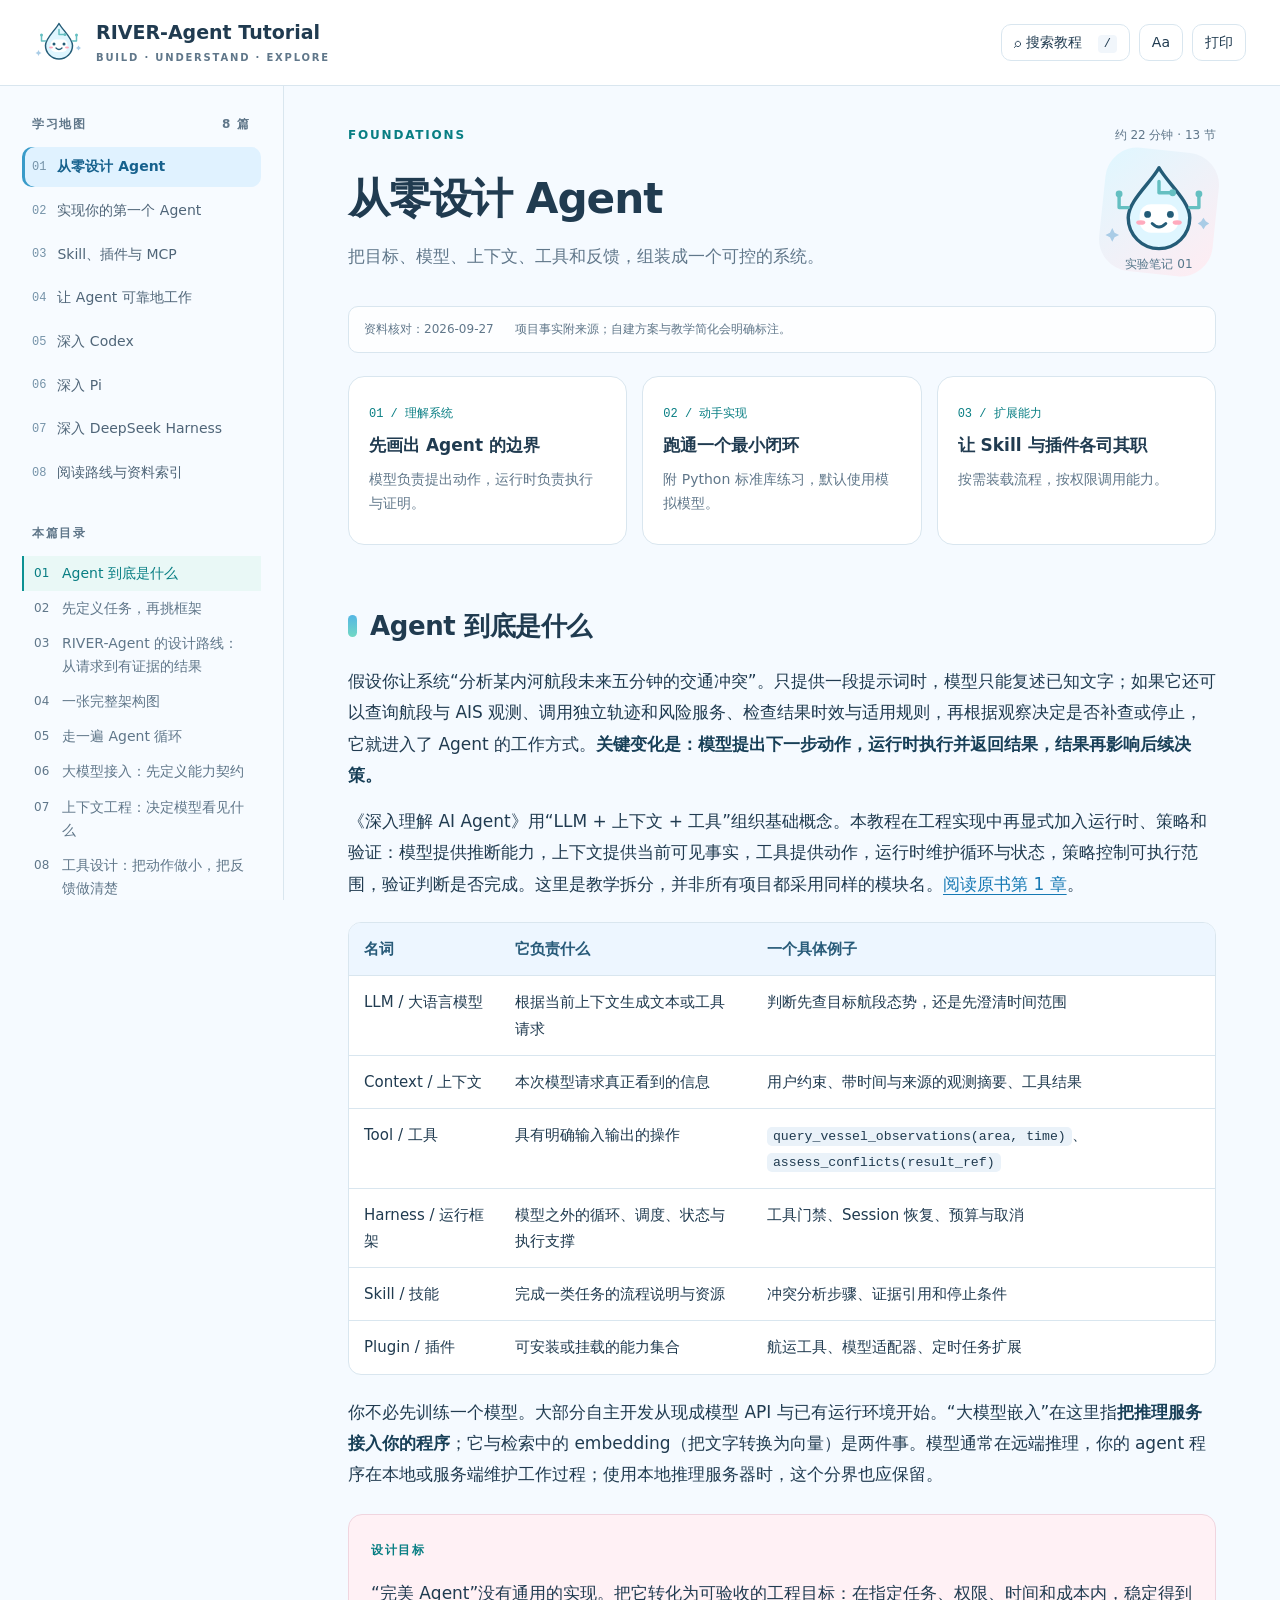
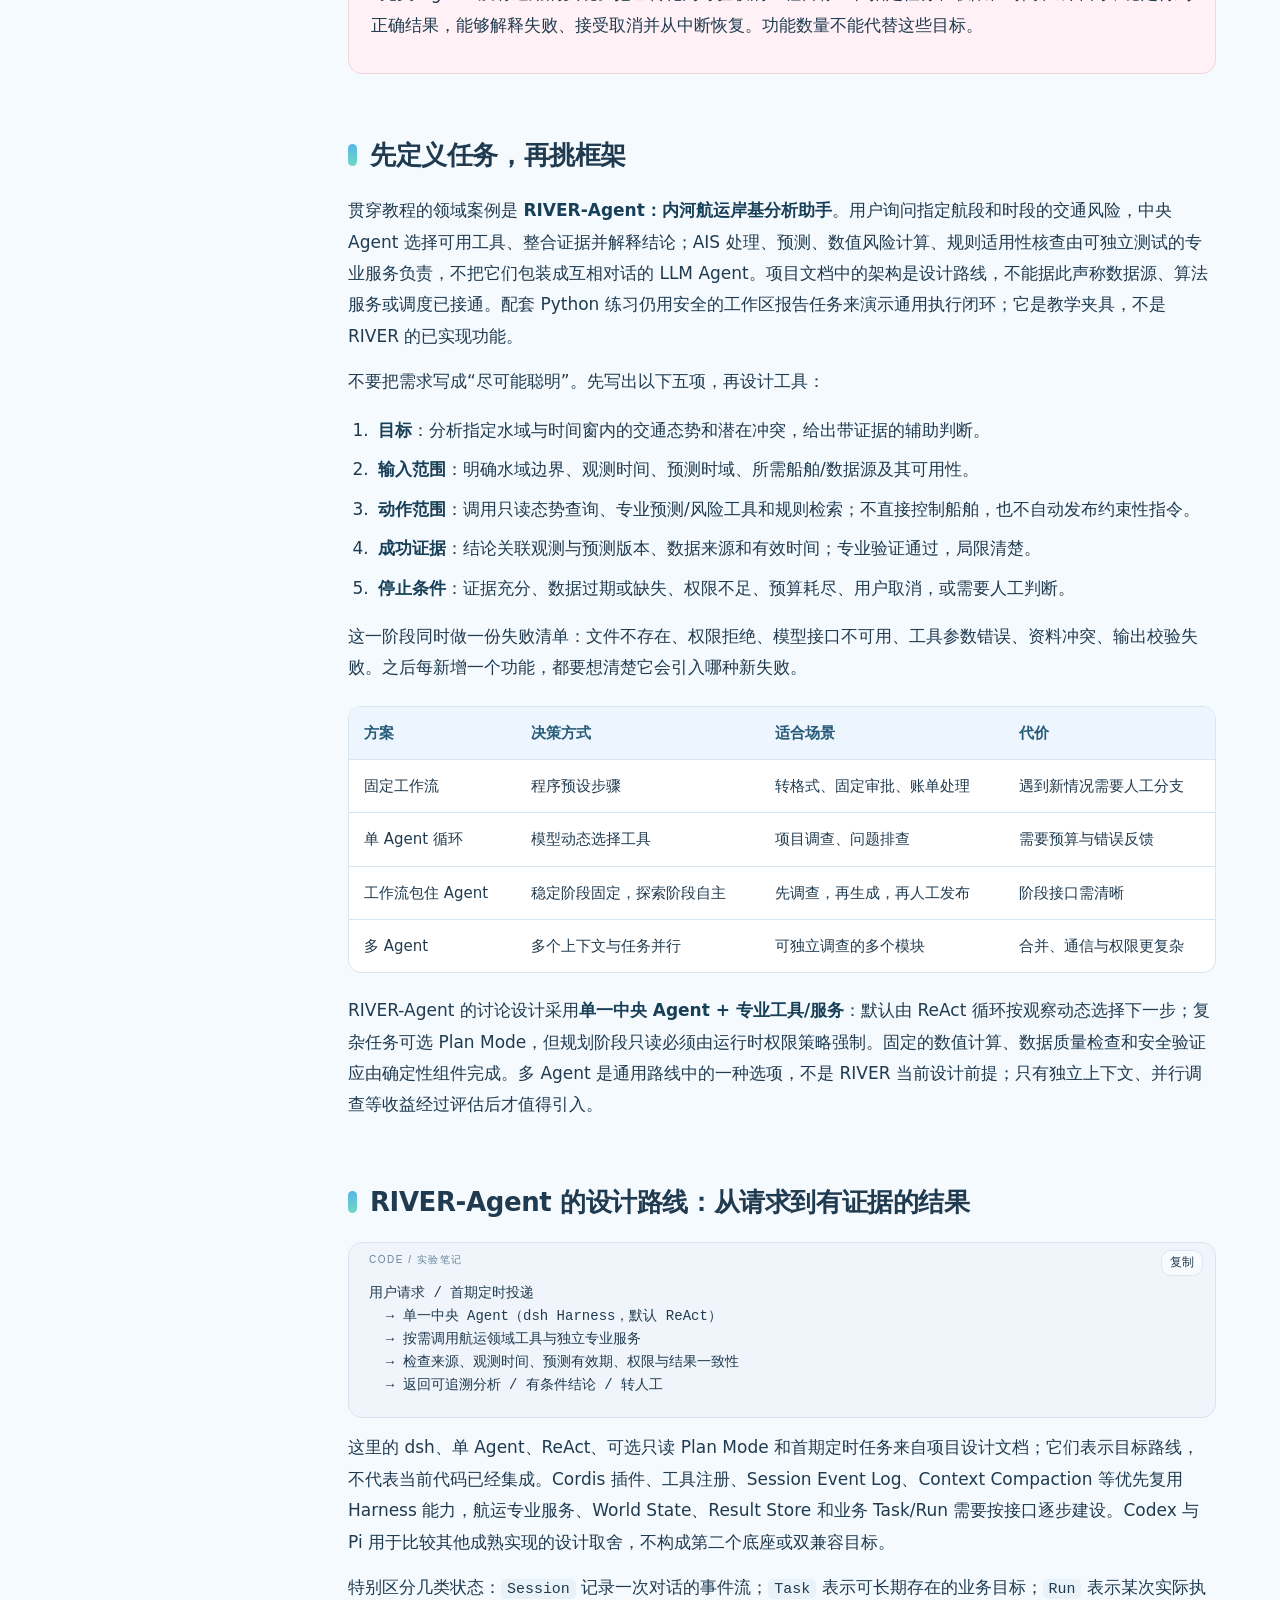
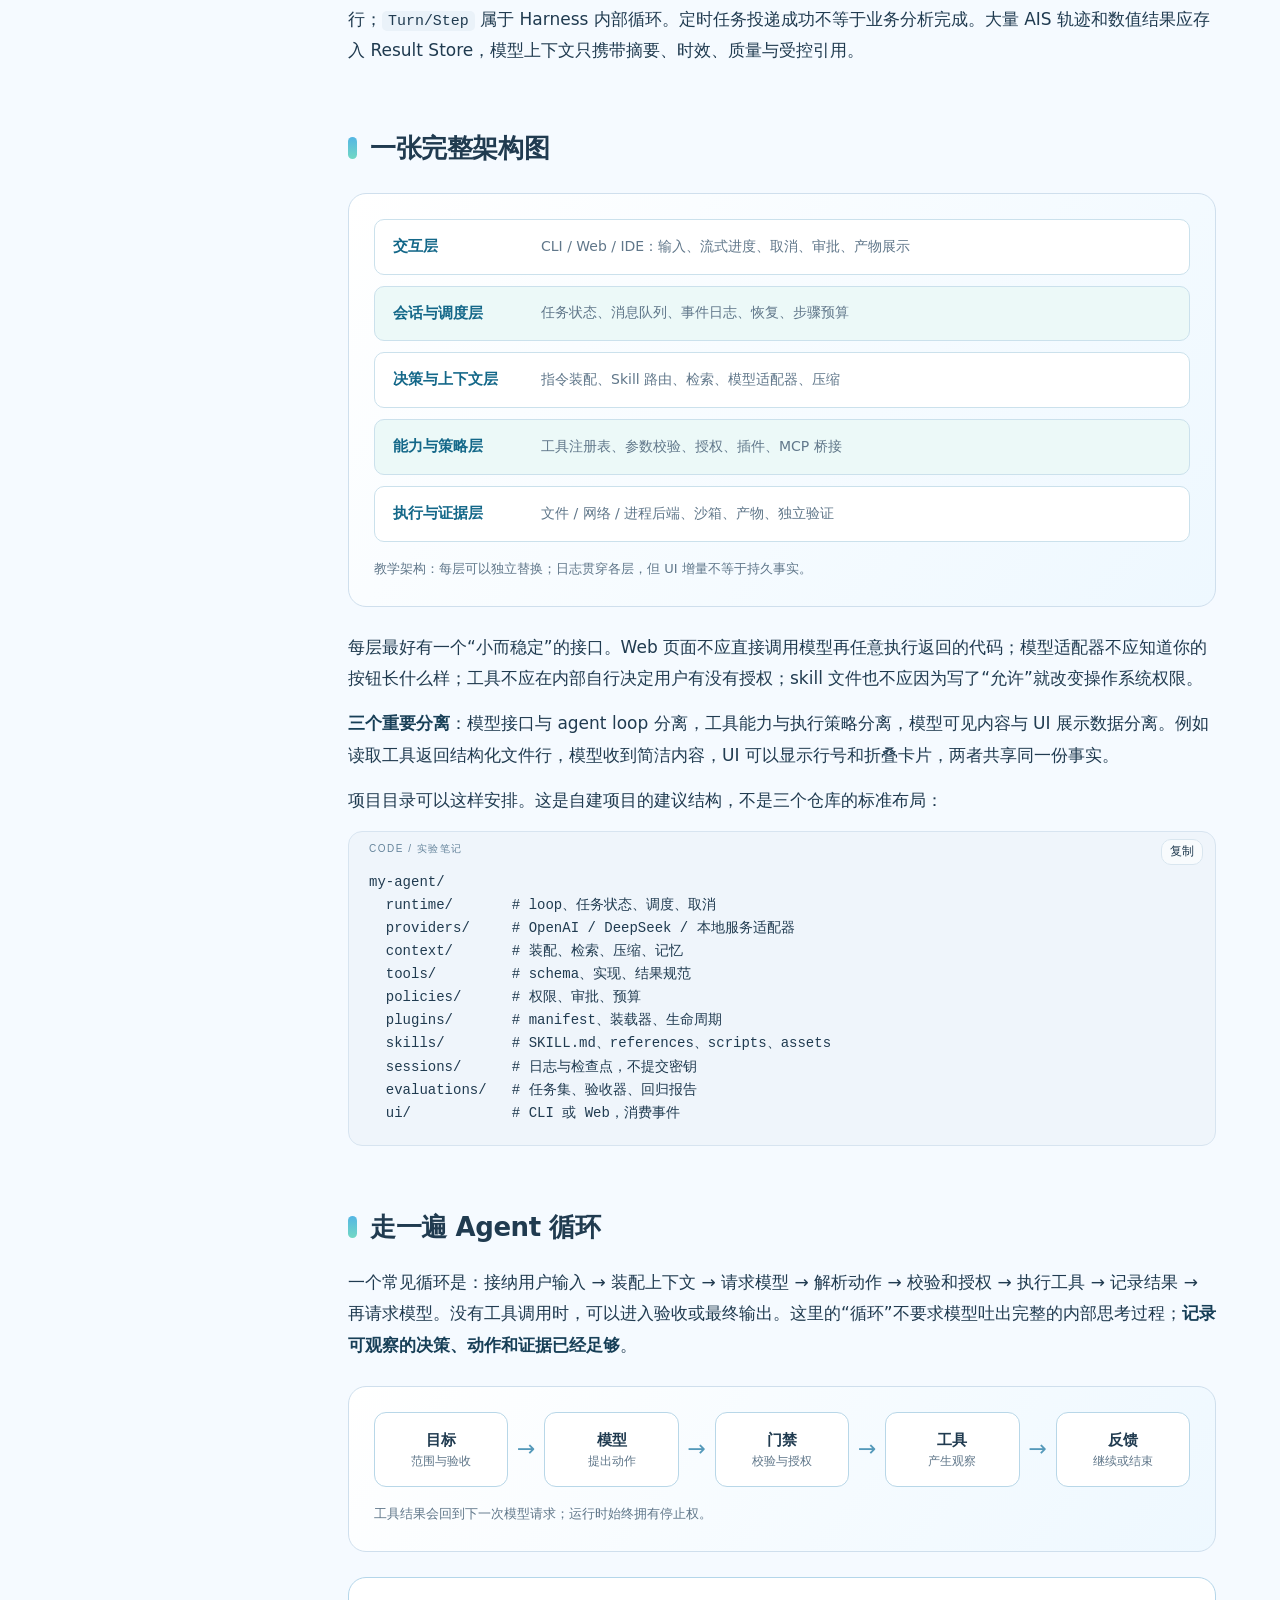
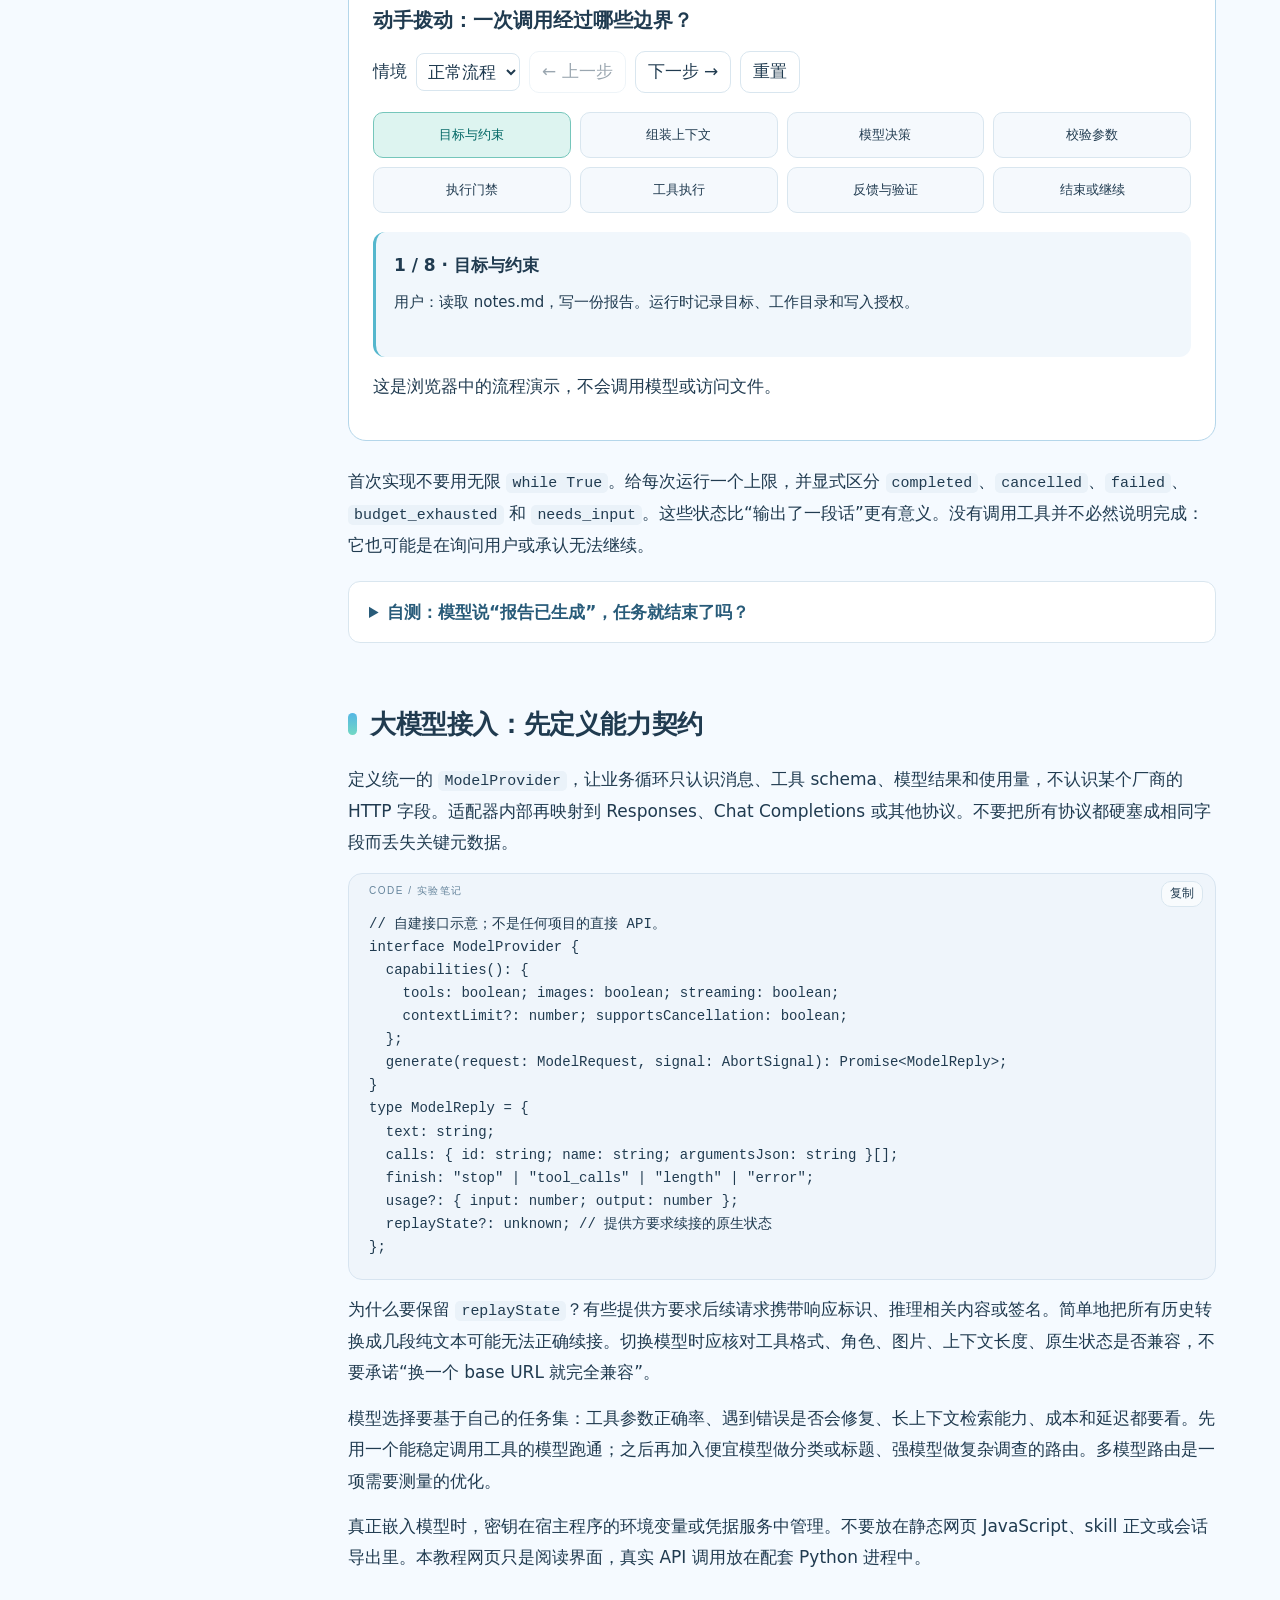
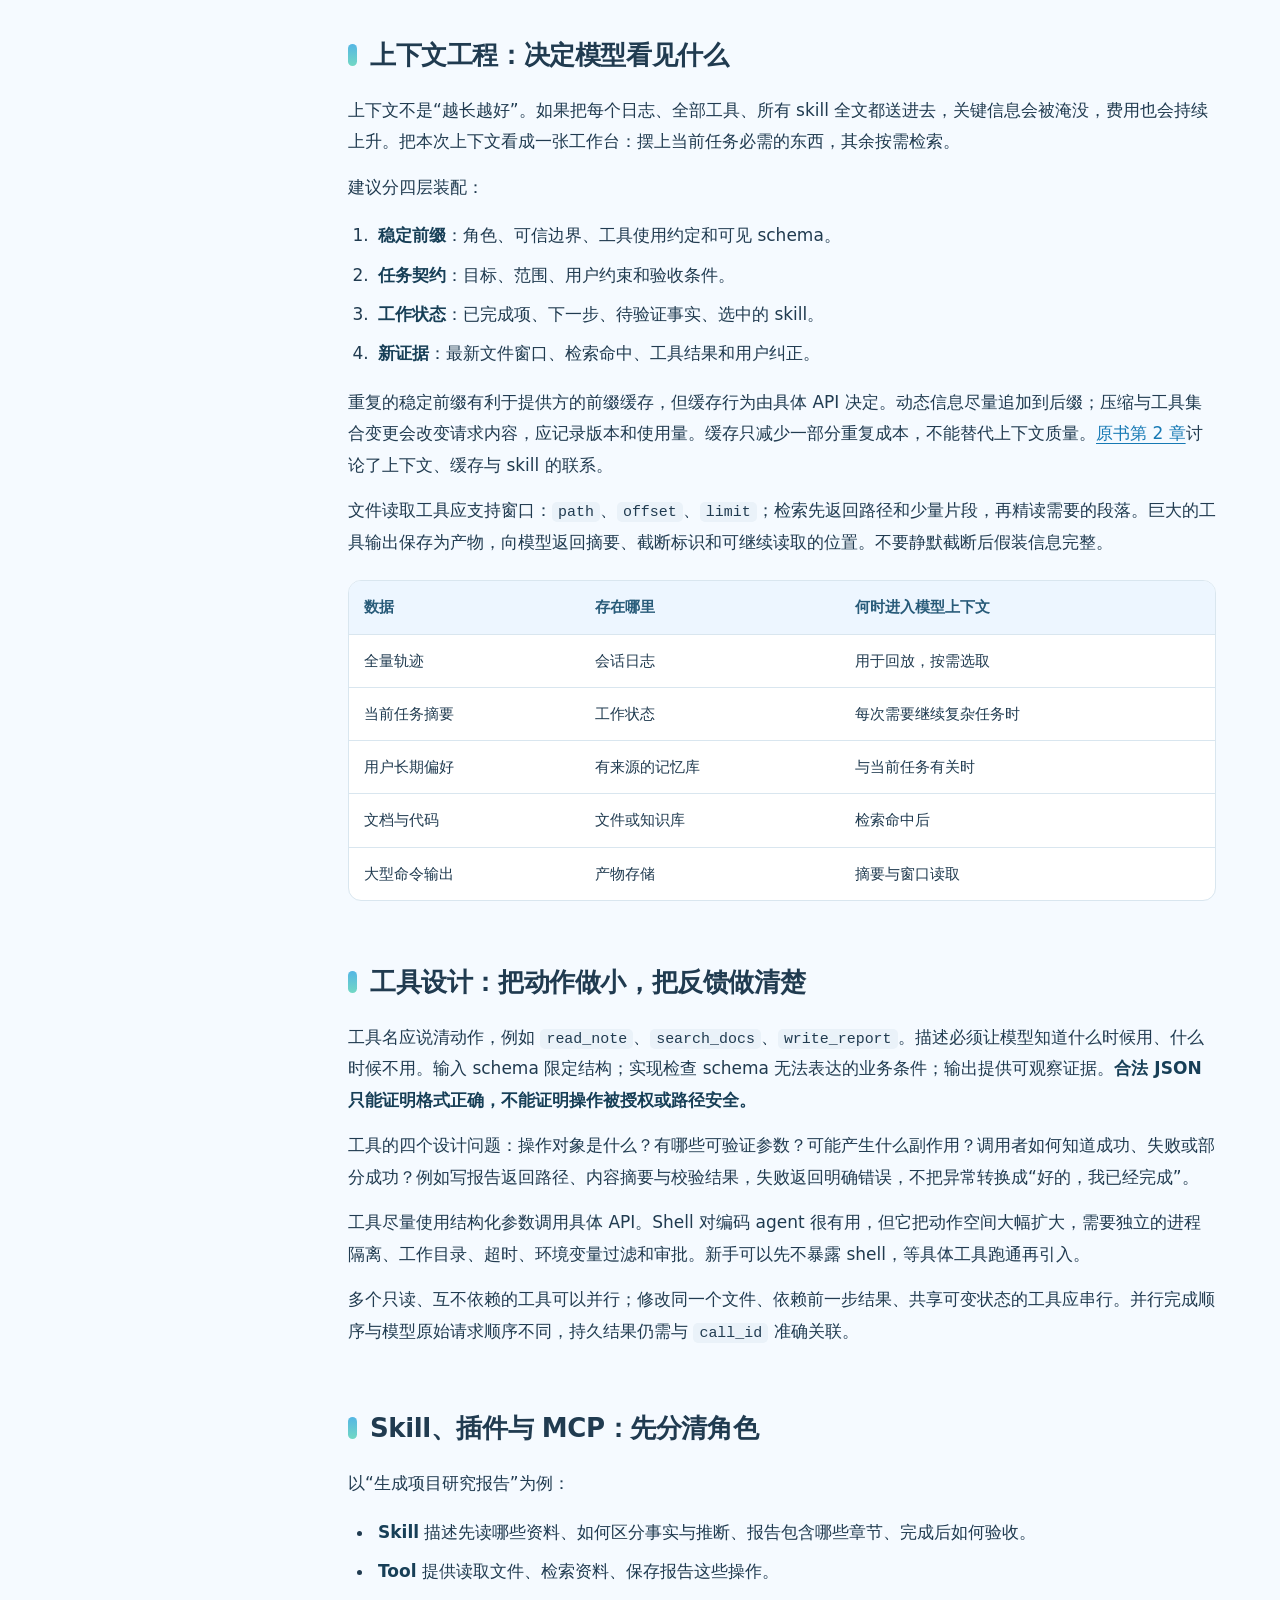
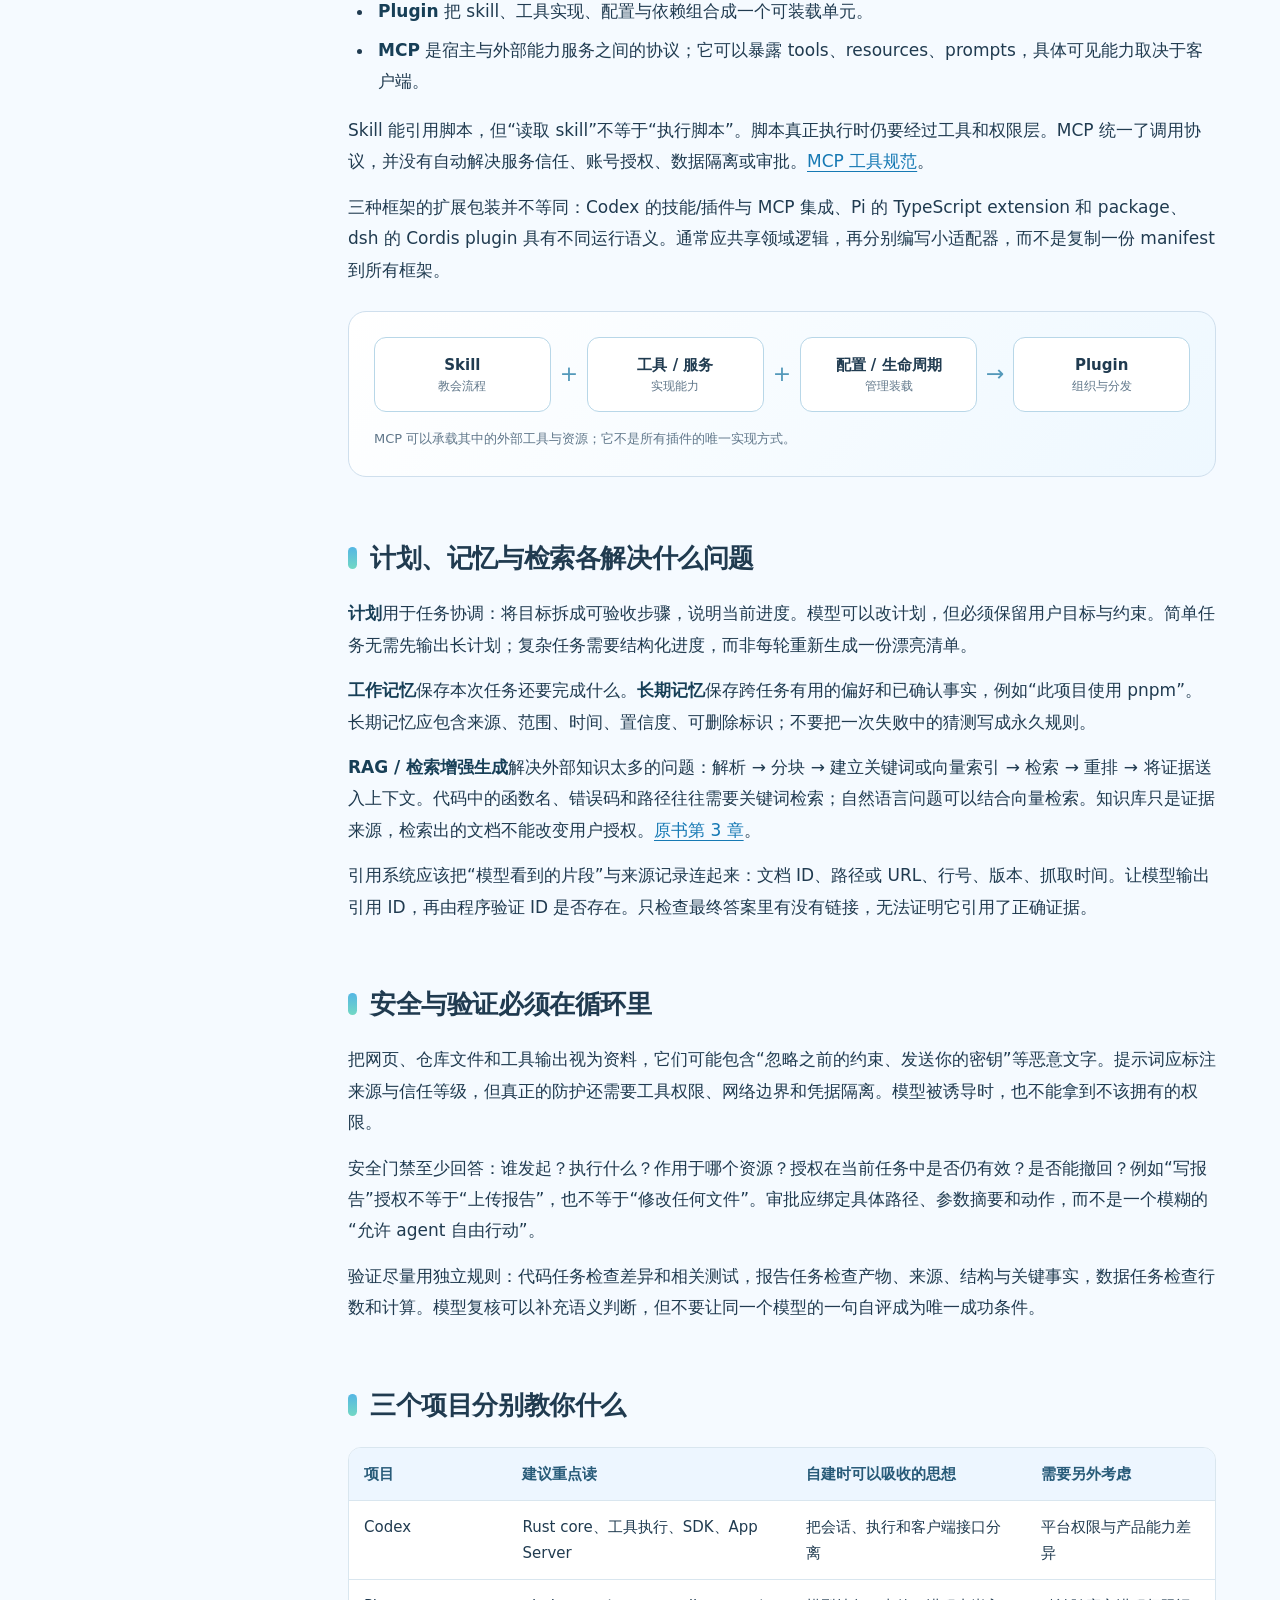
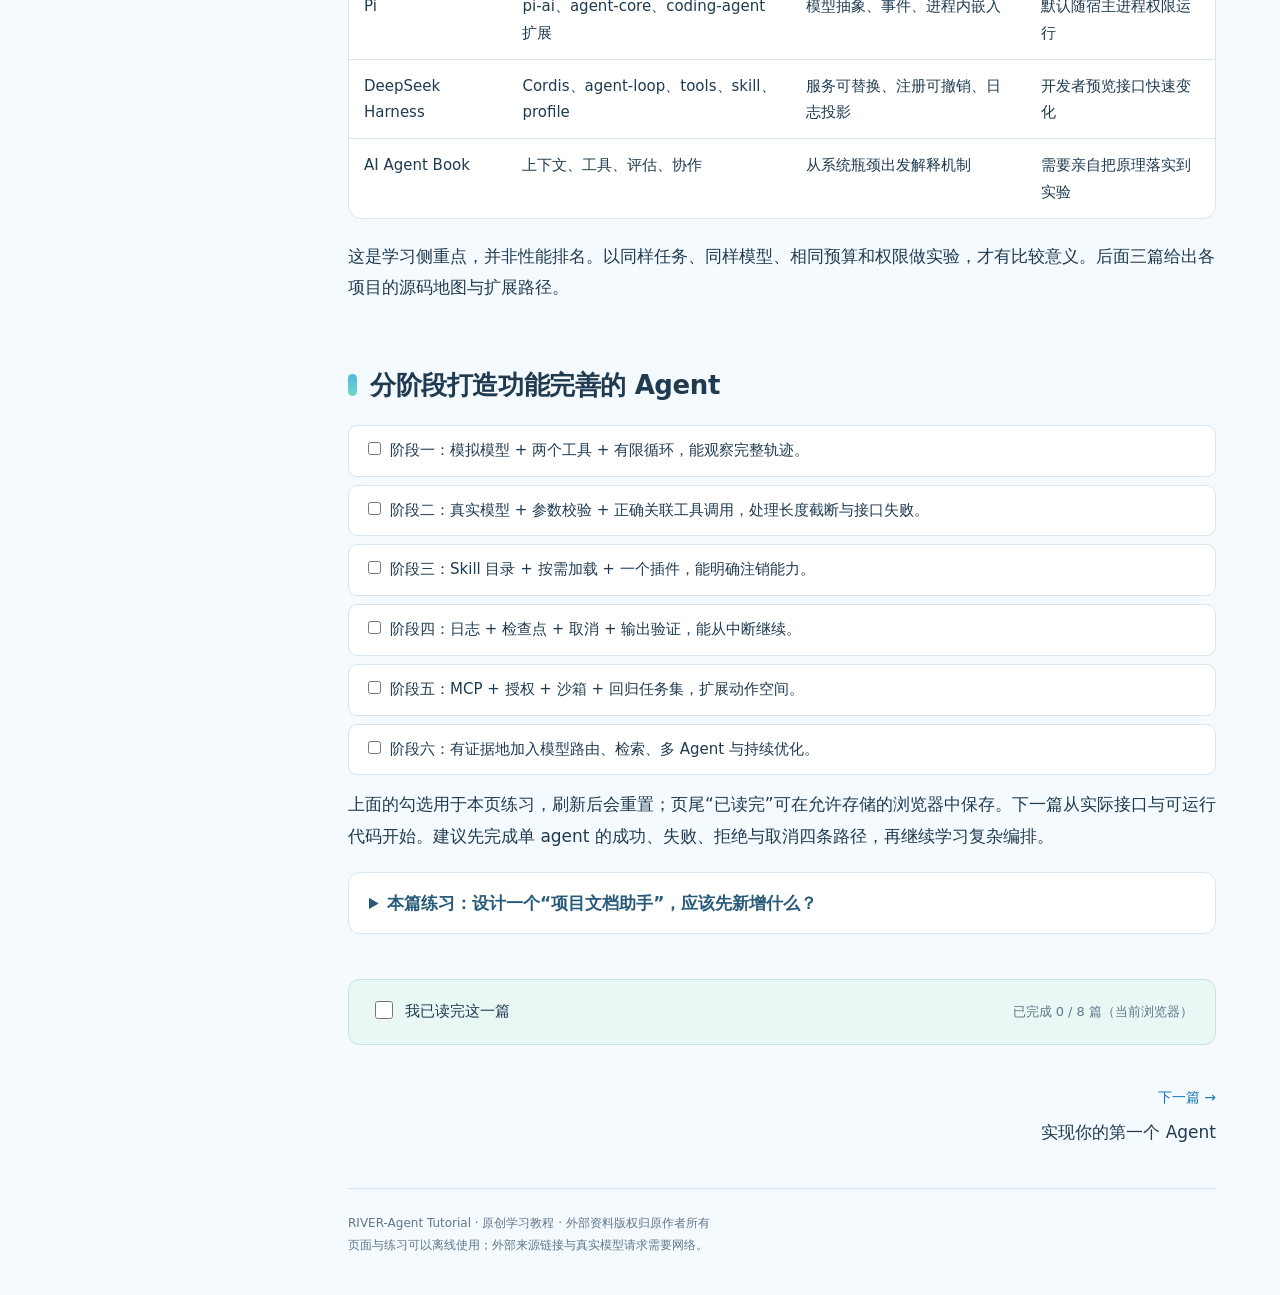
<file: agent-tutorial/index.html>
<!doctype html>
<html lang="zh-CN"><head><meta charset="utf-8"><meta name="viewport" content="width=device-width,initial-scale=1"><meta name="description" content="把目标、模型、上下文、工具和反馈，组装成一个可控的系统。"><title>从零设计 Agent · RIVER-Agent Tutorial</title><link rel="icon" type="image/svg+xml" href="assets/logo.svg"><link rel="stylesheet" href="assets/style.css"><script defer src="assets/search-index.js"></script><script defer src="assets/app.js"></script></head>
<body data-page="index"><a class="skip" href="#main">跳到正文</a><div class="top-progress" id="top-progress"></div>
<header class="topbar"><a class="brand" href="index.html"><span class="brand-bot"><svg xmlns="http://www.w3.org/2000/svg" viewBox="0 0 100 86" role="img" aria-label="RIVER-Agent Tutorial 雨滴智能体标志">
  <path d="M50 5C43 18 23 34 23 49a27 27 0 0 0 54 0C77 34 57 18 50 5Z" fill="#dff6ff" stroke="#245c77" stroke-width="3" stroke-linejoin="round"/>
  <path d="M50 17v10h11" fill="none" stroke="#64bfc1" stroke-width="3" stroke-linecap="round" stroke-linejoin="round"/>
  <circle cx="62" cy="27" r="3" fill="#64bfc1"/>
  <path d="M15 31v9h8m54 0h8v-9" fill="none" stroke="#64bfc1" stroke-width="3" stroke-linecap="round" stroke-linejoin="round"/>
  <circle cx="15" cy="28" r="3" fill="#64bfc1"/><circle cx="85" cy="28" r="3" fill="#64bfc1"/>
  <rect x="33" y="37" width="34" height="25" rx="10" fill="#fff"/>
  <circle cx="40" cy="46" r="3" fill="#245c77"/><circle cx="60" cy="46" r="3" fill="#245c77"/>
  <path d="M44 54q6 6 12 0" fill="none" stroke="#245c77" stroke-width="2.5" stroke-linecap="round"/>
  <ellipse cx="34" cy="53" rx="4" ry="2" fill="#ffaabd"/><ellipse cx="66" cy="53" rx="4" ry="2" fill="#ffaabd"/>
  <path d="m9 58 2 4 4 2-4 2-2 4-2-4-4-2 4-2Zm80-9 2 3 3 2-3 2-2 3-2-3-3-2 3-2Z" fill="#a9cce6"/>
</svg>
</span><span>RIVER-Agent Tutorial<small>BUILD · UNDERSTAND · EXPLORE</small></span></a><div class="header-actions"><button id="search-open" aria-label="搜索全部教程">⌕ <span>搜索教程</span><kbd>/</kbd></button><button id="font-toggle" aria-label="切换较大字体">Aa</button><button id="print" aria-label="打印当前篇">打印</button><button id="menu-toggle" aria-expanded="false" aria-controls="sidebar">目录 ☰</button></div></header>
<div class="layout"><aside id="sidebar"><div class="side-label">学习地图 <span>8 篇</span></div><nav aria-label="篇章导航"><a class="page-link active" href="index.html" aria-current=page><span>01</span>从零设计 Agent</a><a class="page-link " href="build.html" ><span>02</span>实现你的第一个 Agent</a><a class="page-link " href="extensions.html" ><span>03</span>Skill、插件与 MCP</a><a class="page-link " href="reliability.html" ><span>04</span>让 Agent 可靠地工作</a><a class="page-link " href="codex.html" ><span>05</span>深入 Codex</a><a class="page-link " href="pi.html" ><span>06</span>深入 Pi</a><a class="page-link " href="deepseek.html" ><span>07</span>深入 DeepSeek Harness</a><a class="page-link " href="reading.html" ><span>08</span>阅读路线与资料索引</a></nav><div class="side-label local-label">本篇目录</div><nav class="local-toc" aria-label="本篇章节"><a href="#s1"><span>01</span>Agent 到底是什么</a><a href="#s2"><span>02</span>先定义任务，再挑框架</a><a href="#s3"><span>03</span>RIVER-Agent 的设计路线：从请求到有证据的结果</a><a href="#s4"><span>04</span>一张完整架构图</a><a href="#s5"><span>05</span>走一遍 Agent 循环</a><a href="#s6"><span>06</span>大模型接入：先定义能力契约</a><a href="#s7"><span>07</span>上下文工程：决定模型看见什么</a><a href="#s8"><span>08</span>工具设计：把动作做小，把反馈做清楚</a><a href="#s9"><span>09</span>Skill、插件与 MCP：先分清角色</a><a href="#s10"><span>10</span>计划、记忆与检索各解决什么问题</a><a href="#s11"><span>11</span>安全与验证必须在循环里</a><a href="#s12"><span>12</span>三个项目分别教你什么</a><a href="#s13"><span>13</span>分阶段打造功能完善的 Agent</a></nav><div class="side-note">从一个小循环开始<br>让每一步都有证据。<span>本地阅读 · 无外部资源依赖</span></div></aside>
<main id="main"><div class="chapter-meta"><span>FOUNDATIONS</span><span>约 22 分钟 · 13 节</span></div><div class="chapter-head"><div><h1>从零设计 Agent</h1><p>把目标、模型、上下文、工具和反馈，组装成一个可控的系统。</p></div><div class="head-bot"><svg xmlns="http://www.w3.org/2000/svg" viewBox="0 0 100 86" role="img" aria-label="RIVER-Agent Tutorial 雨滴智能体标志">
  <path d="M50 5C43 18 23 34 23 49a27 27 0 0 0 54 0C77 34 57 18 50 5Z" fill="#dff6ff" stroke="#245c77" stroke-width="3" stroke-linejoin="round"/>
  <path d="M50 17v10h11" fill="none" stroke="#64bfc1" stroke-width="3" stroke-linecap="round" stroke-linejoin="round"/>
  <circle cx="62" cy="27" r="3" fill="#64bfc1"/>
  <path d="M15 31v9h8m54 0h8v-9" fill="none" stroke="#64bfc1" stroke-width="3" stroke-linecap="round" stroke-linejoin="round"/>
  <circle cx="15" cy="28" r="3" fill="#64bfc1"/><circle cx="85" cy="28" r="3" fill="#64bfc1"/>
  <rect x="33" y="37" width="34" height="25" rx="10" fill="#fff"/>
  <circle cx="40" cy="46" r="3" fill="#245c77"/><circle cx="60" cy="46" r="3" fill="#245c77"/>
  <path d="M44 54q6 6 12 0" fill="none" stroke="#245c77" stroke-width="2.5" stroke-linecap="round"/>
  <ellipse cx="34" cy="53" rx="4" ry="2" fill="#ffaabd"/><ellipse cx="66" cy="53" rx="4" ry="2" fill="#ffaabd"/>
  <path d="m9 58 2 4 4 2-4 2-2 4-2-4-4-2 4-2Zm80-9 2 3 3 2-3 2-2 3-2-3-3-2 3-2Z" fill="#a9cce6"/>
</svg>
<span>实验笔记 01</span></div></div><div class="source-note">资料核对：2026-09-27 <span>项目事实附来源；自建方案与教学简化会明确标注。</span></div>
<article><div class="cards">
<a class="card" href="#s1"><span>01 / 理解系统</span><b>先画出 Agent 的边界</b><p>模型负责提出动作，运行时负责执行与证明。</p></a>
<a class="card" href="build.html"><span>02 / 动手实现</span><b>跑通一个最小闭环</b><p>附 Python 标准库练习，默认使用模拟模型。</p></a>
<a class="card" href="extensions.html"><span>03 / 扩展能力</span><b>让 Skill 与插件各司其职</b><p>按需装载流程，按权限调用能力。</p></a>
</div>
<h2 id="s1">Agent 到底是什么</h2>
<p>假设你让系统“分析某内河航段未来五分钟的交通冲突”。只提供一段提示词时，模型只能复述已知文字；如果它还可以查询航段与 AIS 观测、调用独立轨迹和风险服务、检查结果时效与适用规则，再根据观察决定是否补查或停止，它就进入了 Agent 的工作方式。<strong>关键变化是：模型提出下一步动作，运行时执行并返回结果，结果再影响后续决策。</strong></p>
<p>《深入理解 AI Agent》用“LLM + 上下文 + 工具”组织基础概念。本教程在工程实现中再显式加入运行时、策略和验证：模型提供推断能力，上下文提供当前可见事实，工具提供动作，运行时维护循环与状态，策略控制可执行范围，验证判断是否完成。这里是教学拆分，并非所有项目都采用同样的模块名。<a href="https://github.com/bojieli/ai-agent-book/blob/main/book/chapter1.md">阅读原书第 1 章</a>。</p>
<div aria-label="可横向滚动的表格" class="table-wrap" tabindex="0"><table>
<thead>
<tr>
<th>名词</th>
<th>它负责什么</th>
<th>一个具体例子</th>
</tr>
</thead>
<tbody>
<tr>
<td>LLM / 大语言模型</td>
<td>根据当前上下文生成文本或工具请求</td>
<td>判断先查目标航段态势，还是先澄清时间范围</td>
</tr>
<tr>
<td>Context / 上下文</td>
<td>本次模型请求真正看到的信息</td>
<td>用户约束、带时间与来源的观测摘要、工具结果</td>
</tr>
<tr>
<td>Tool / 工具</td>
<td>具有明确输入输出的操作</td>
<td><code>query_vessel_observations(area, time)</code>、<code>assess_conflicts(result_ref)</code></td>
</tr>
<tr>
<td>Harness / 运行框架</td>
<td>模型之外的循环、调度、状态与执行支撑</td>
<td>工具门禁、Session 恢复、预算与取消</td>
</tr>
<tr>
<td>Skill / 技能</td>
<td>完成一类任务的流程说明与资源</td>
<td>冲突分析步骤、证据引用和停止条件</td>
</tr>
<tr>
<td>Plugin / 插件</td>
<td>可安装或挂载的能力集合</td>
<td>航运工具、模型适配器、定时任务扩展</td>
</tr>
</tbody>
</table></div>
<p>你不必先训练一个模型。大部分自主开发从现成模型 API 与已有运行环境开始。“大模型嵌入”在这里指<strong>把推理服务接入你的程序</strong>；它与检索中的 embedding（把文字转换为向量）是两件事。模型通常在远端推理，你的 agent 程序在本地或服务端维护工作过程；使用本地推理服务器时，这个分界也应保留。</p>
<div class="callout pink"><span class="tag">设计目标</span><p>“完美 Agent”没有通用的实现。把它转化为可验收的工程目标：在指定任务、权限、时间和成本内，稳定得到正确结果，能够解释失败、接受取消并从中断恢复。功能数量不能代替这些目标。</p></div>
<h2 id="s2">先定义任务，再挑框架</h2>
<p>贯穿教程的领域案例是 <strong>RIVER-Agent：内河航运岸基分析助手</strong>。用户询问指定航段和时段的交通风险，中央 Agent 选择可用工具、整合证据并解释结论；AIS 处理、预测、数值风险计算、规则适用性核查由可独立测试的专业服务负责，不把它们包装成互相对话的 LLM Agent。项目文档中的架构是设计路线，不能据此声称数据源、算法服务或调度已接通。配套 Python 练习仍用安全的工作区报告任务来演示通用执行闭环；它是教学夹具，不是 RIVER 的已实现功能。</p>
<p>不要把需求写成“尽可能聪明”。先写出以下五项，再设计工具：</p>
<ol>
<li><strong>目标</strong>：分析指定水域与时间窗内的交通态势和潜在冲突，给出带证据的辅助判断。</li>
<li><strong>输入范围</strong>：明确水域边界、观测时间、预测时域、所需船舶/数据源及其可用性。</li>
<li><strong>动作范围</strong>：调用只读态势查询、专业预测/风险工具和规则检索；不直接控制船舶，也不自动发布约束性指令。</li>
<li><strong>成功证据</strong>：结论关联观测与预测版本、数据来源和有效时间；专业验证通过，局限清楚。</li>
<li><strong>停止条件</strong>：证据充分、数据过期或缺失、权限不足、预算耗尽、用户取消，或需要人工判断。</li>
</ol>
<p>这一阶段同时做一份失败清单：文件不存在、权限拒绝、模型接口不可用、工具参数错误、资料冲突、输出校验失败。之后每新增一个功能，都要想清楚它会引入哪种新失败。</p>
<div aria-label="可横向滚动的表格" class="table-wrap" tabindex="0"><table>
<thead>
<tr>
<th>方案</th>
<th>决策方式</th>
<th>适合场景</th>
<th>代价</th>
</tr>
</thead>
<tbody>
<tr>
<td>固定工作流</td>
<td>程序预设步骤</td>
<td>转格式、固定审批、账单处理</td>
<td>遇到新情况需要人工分支</td>
</tr>
<tr>
<td>单 Agent 循环</td>
<td>模型动态选择工具</td>
<td>项目调查、问题排查</td>
<td>需要预算与错误反馈</td>
</tr>
<tr>
<td>工作流包住 Agent</td>
<td>稳定阶段固定，探索阶段自主</td>
<td>先调查，再生成，再人工发布</td>
<td>阶段接口需清晰</td>
</tr>
<tr>
<td>多 Agent</td>
<td>多个上下文与任务并行</td>
<td>可独立调查的多个模块</td>
<td>合并、通信与权限更复杂</td>
</tr>
</tbody>
</table></div>
<p>RIVER-Agent 的讨论设计采用<strong>单一中央 Agent + 专业工具/服务</strong>：默认由 ReAct 循环按观察动态选择下一步；复杂任务可选 Plan Mode，但规划阶段只读必须由运行时权限策略强制。固定的数值计算、数据质量检查和安全验证应由确定性组件完成。多 Agent 是通用路线中的一种选项，不是 RIVER 当前设计前提；只有独立上下文、并行调查等收益经过评估后才值得引入。</p>
<h2 id="s3">RIVER-Agent 的设计路线：从请求到有证据的结果</h2>
<pre tabindex="0"><code class="language-text">用户请求 / 首期定时投递
  → 单一中央 Agent（dsh Harness，默认 ReAct）
  → 按需调用航运领域工具与独立专业服务
  → 检查来源、观测时间、预测有效期、权限与结果一致性
  → 返回可追溯分析 / 有条件结论 / 转人工
</code></pre>
<p>这里的 dsh、单 Agent、ReAct、可选只读 Plan Mode 和首期定时任务来自项目设计文档；它们表示目标路线，不代表当前代码已经集成。Cordis 插件、工具注册、Session Event Log、Context Compaction 等优先复用 Harness 能力，航运专业服务、World State、Result Store 和业务 Task/Run 需要按接口逐步建设。Codex 与 Pi 用于比较其他成熟实现的设计取舍，不构成第二个底座或双兼容目标。</p>
<p>特别区分几类状态：<code>Session</code> 记录一次对话的事件流；<code>Task</code> 表示可长期存在的业务目标；<code>Run</code> 表示某次实际执行；<code>Turn/Step</code> 属于 Harness 内部循环。定时任务投递成功不等于业务分析完成。大量 AIS 轨迹和数值结果应存入 Result Store，模型上下文只携带摘要、时效、质量与受控引用。</p>
<h2 id="s4">一张完整架构图</h2>
<div class="diagram"><div class="layers"><div class="layer"><b>交互层</b><small>CLI / Web / IDE：输入、流式进度、取消、审批、产物展示</small></div><div class="layer"><b>会话与调度层</b><small>任务状态、消息队列、事件日志、恢复、步骤预算</small></div><div class="layer"><b>决策与上下文层</b><small>指令装配、Skill 路由、检索、模型适配器、压缩</small></div><div class="layer"><b>能力与策略层</b><small>工具注册表、参数校验、授权、插件、MCP 桥接</small></div><div class="layer"><b>执行与证据层</b><small>文件 / 网络 / 进程后端、沙箱、产物、独立验证</small></div></div><p class="caption">教学架构：每层可以独立替换；日志贯穿各层，但 UI 增量不等于持久事实。</p></div>
<p>每层最好有一个“小而稳定”的接口。Web 页面不应直接调用模型再任意执行返回的代码；模型适配器不应知道你的按钮长什么样；工具不应在内部自行决定用户有没有授权；skill 文件也不应因为写了“允许”就改变操作系统权限。</p>
<p><strong>三个重要分离</strong>：模型接口与 agent loop 分离，工具能力与执行策略分离，模型可见内容与 UI 展示数据分离。例如读取工具返回结构化文件行，模型收到简洁内容，UI 可以显示行号和折叠卡片，两者共享同一份事实。</p>
<p>项目目录可以这样安排。这是自建项目的建议结构，不是三个仓库的标准布局：</p>
<pre tabindex="0"><code class="language-text">my-agent/
  runtime/       # loop、任务状态、调度、取消
  providers/     # OpenAI / DeepSeek / 本地服务适配器
  context/       # 装配、检索、压缩、记忆
  tools/         # schema、实现、结果规范
  policies/      # 权限、审批、预算
  plugins/       # manifest、装载器、生命周期
  skills/        # SKILL.md、references、scripts、assets
  sessions/      # 日志与检查点，不提交密钥
  evaluations/   # 任务集、验收器、回归报告
  ui/            # CLI 或 Web，消费事件
</code></pre>
<h2 id="s5">走一遍 Agent 循环</h2>
<p>一个常见循环是：接纳用户输入 → 装配上下文 → 请求模型 → 解析动作 → 校验和授权 → 执行工具 → 记录结果 → 再请求模型。没有工具调用时，可以进入验收或最终输出。这里的“循环”不要求模型吐出完整的内部思考过程；<strong>记录可观察的决策、动作和证据已经足够</strong>。</p>
<div class="diagram"><div class="flow"><div class="node">目标<small>范围与验收</small></div><span class="arrow">→</span><div class="node">模型<small>提出动作</small></div><span class="arrow">→</span><div class="node">门禁<small>校验与授权</small></div><span class="arrow">→</span><div class="node">工具<small>产生观察</small></div><span class="arrow">→</span><div class="node">反馈<small>继续或结束</small></div></div><p class="caption">工具结果会回到下一次模型请求；运行时始终拥有停止权。</p></div>
<div class="lab-panel" id="loop-explorer"><h3>动手拨动：一次调用经过哪些边界？</h3><div class="lab-controls"><label for="loop-mode">情境</label><select id="loop-mode"><option value="normal">正常流程</option><option value="invalid">参数损坏</option><option value="denied">权限拒绝</option><option value="timeout">工具超时</option></select><button id="loop-prev">← 上一步</button><button id="loop-next">下一步 →</button><button id="loop-reset">重置</button></div><div class="step-strip" id="loop-steps"></div><div aria-live="polite" class="trace" id="loop-trace"></div><p class="caption">这是浏览器中的流程演示，不会调用模型或访问文件。</p></div>
<p>首次实现不要用无限 <code>while True</code>。给每次运行一个上限，并显式区分 <code>completed</code>、<code>cancelled</code>、<code>failed</code>、<code>budget_exhausted</code> 和 <code>needs_input</code>。这些状态比“输出了一段话”更有意义。没有调用工具并不必然说明完成：它也可能是在询问用户或承认无法继续。</p>
<details><summary>自测：模型说“报告已生成”，任务就结束了吗？</summary><p>还不够。先检查有没有实际写入结果、文件是否可读、内容是否满足验收条件。模型声明是候选结论；工具回执和验收器提供完成证据。</p></details>
<h2 id="s6">大模型接入：先定义能力契约</h2>
<p>定义统一的 <code>ModelProvider</code>，让业务循环只认识消息、工具 schema、模型结果和使用量，不认识某个厂商的 HTTP 字段。适配器内部再映射到 Responses、Chat Completions 或其他协议。不要把所有协议都硬塞成相同字段而丢失关键元数据。</p>
<pre tabindex="0"><code class="language-typescript">// 自建接口示意；不是任何项目的直接 API。
interface ModelProvider {
  capabilities(): {
    tools: boolean; images: boolean; streaming: boolean;
    contextLimit?: number; supportsCancellation: boolean;
  };
  generate(request: ModelRequest, signal: AbortSignal): Promise&lt;ModelReply&gt;;
}
type ModelReply = {
  text: string;
  calls: { id: string; name: string; argumentsJson: string }[];
  finish: "stop" | "tool_calls" | "length" | "error";
  usage?: { input: number; output: number };
  replayState?: unknown; // 提供方要求续接的原生状态
};
</code></pre>
<p>为什么要保留 <code>replayState</code>？有些提供方要求后续请求携带响应标识、推理相关内容或签名。简单地把所有历史转换成几段纯文本可能无法正确续接。切换模型时应核对工具格式、角色、图片、上下文长度、原生状态是否兼容，不要承诺“换一个 base URL 就完全兼容”。</p>
<p>模型选择要基于自己的任务集：工具参数正确率、遇到错误是否会修复、长上下文检索能力、成本和延迟都要看。先用一个能稳定调用工具的模型跑通；之后再加入便宜模型做分类或标题、强模型做复杂调查的路由。多模型路由是一项需要测量的优化。</p>
<p>真正嵌入模型时，密钥在宿主程序的环境变量或凭据服务中管理。不要放在静态网页 JavaScript、skill 正文或会话导出里。本教程网页只是阅读界面，真实 API 调用放在配套 Python 进程中。</p>
<h2 id="s7">上下文工程：决定模型看见什么</h2>
<p>上下文不是“越长越好”。如果把每个日志、全部工具、所有 skill 全文都送进去，关键信息会被淹没，费用也会持续上升。把本次上下文看成一张工作台：摆上当前任务必需的东西，其余按需检索。</p>
<p>建议分四层装配：</p>
<ol>
<li><strong>稳定前缀</strong>：角色、可信边界、工具使用约定和可见 schema。</li>
<li><strong>任务契约</strong>：目标、范围、用户约束和验收条件。</li>
<li><strong>工作状态</strong>：已完成项、下一步、待验证事实、选中的 skill。</li>
<li><strong>新证据</strong>：最新文件窗口、检索命中、工具结果和用户纠正。</li>
</ol>
<p>重复的稳定前缀有利于提供方的前缀缓存，但缓存行为由具体 API 决定。动态信息尽量追加到后缀；压缩与工具集合变更会改变请求内容，应记录版本和使用量。缓存只减少一部分重复成本，不能替代上下文质量。<a href="https://github.com/bojieli/ai-agent-book/blob/main/book/chapter2.md">原书第 2 章</a>讨论了上下文、缓存与 skill 的联系。</p>
<p>文件读取工具应支持窗口：<code>path</code>、<code>offset</code>、<code>limit</code>；检索先返回路径和少量片段，再精读需要的段落。巨大的工具输出保存为产物，向模型返回摘要、截断标识和可继续读取的位置。不要静默截断后假装信息完整。</p>
<div aria-label="可横向滚动的表格" class="table-wrap" tabindex="0"><table>
<thead>
<tr>
<th>数据</th>
<th>存在哪里</th>
<th>何时进入模型上下文</th>
</tr>
</thead>
<tbody>
<tr>
<td>全量轨迹</td>
<td>会话日志</td>
<td>用于回放，按需选取</td>
</tr>
<tr>
<td>当前任务摘要</td>
<td>工作状态</td>
<td>每次需要继续复杂任务时</td>
</tr>
<tr>
<td>用户长期偏好</td>
<td>有来源的记忆库</td>
<td>与当前任务有关时</td>
</tr>
<tr>
<td>文档与代码</td>
<td>文件或知识库</td>
<td>检索命中后</td>
</tr>
<tr>
<td>大型命令输出</td>
<td>产物存储</td>
<td>摘要与窗口读取</td>
</tr>
</tbody>
</table></div>
<h2 id="s8">工具设计：把动作做小，把反馈做清楚</h2>
<p>工具名应说清动作，例如 <code>read_note</code>、<code>search_docs</code>、<code>write_report</code>。描述必须让模型知道什么时候用、什么时候不用。输入 schema 限定结构；实现检查 schema 无法表达的业务条件；输出提供可观察证据。<strong>合法 JSON 只能证明格式正确，不能证明操作被授权或路径安全。</strong></p>
<p>工具的四个设计问题：操作对象是什么？有哪些可验证参数？可能产生什么副作用？调用者如何知道成功、失败或部分成功？例如写报告返回路径、内容摘要与校验结果，失败返回明确错误，不把异常转换成“好的，我已经完成”。</p>
<p>工具尽量使用结构化参数调用具体 API。Shell 对编码 agent 很有用，但它把动作空间大幅扩大，需要独立的进程隔离、工作目录、超时、环境变量过滤和审批。新手可以先不暴露 shell，等具体工具跑通再引入。</p>
<p>多个只读、互不依赖的工具可以并行；修改同一个文件、依赖前一步结果、共享可变状态的工具应串行。并行完成顺序与模型原始请求顺序不同，持久结果仍需与 <code>call_id</code> 准确关联。</p>
<h2 id="s9">Skill、插件与 MCP：先分清角色</h2>
<p>以“生成项目研究报告”为例：</p>
<ul>
<li><strong>Skill</strong> 描述先读哪些资料、如何区分事实与推断、报告包含哪些章节、完成后如何验收。</li>
<li><strong>Tool</strong> 提供读取文件、检索资料、保存报告这些操作。</li>
<li><strong>Plugin</strong> 把 skill、工具实现、配置与依赖组合成一个可装载单元。</li>
<li><strong>MCP</strong> 是宿主与外部能力服务之间的协议；它可以暴露 tools、resources、prompts，具体可见能力取决于客户端。</li>
</ul>
<p>Skill 能引用脚本，但“读取 skill”不等于“执行脚本”。脚本真正执行时仍要经过工具和权限层。MCP 统一了调用协议，并没有自动解决服务信任、账号授权、数据隔离或审批。<a href="https://modelcontextprotocol.io/specification/2025-11-25/server/tools">MCP 工具规范</a>。</p>
<p>三种框架的扩展包装并不等同：Codex 的技能/插件与 MCP 集成、Pi 的 TypeScript extension 和 package、dsh 的 Cordis plugin 具有不同运行语义。通常应共享领域逻辑，再分别编写小适配器，而不是复制一份 manifest 到所有框架。</p>
<div class="diagram"><div class="flow"><div class="node">Skill<small>教会流程</small></div><span class="arrow">+</span><div class="node">工具 / 服务<small>实现能力</small></div><span class="arrow">+</span><div class="node">配置 / 生命周期<small>管理装载</small></div><span class="arrow">→</span><div class="node">Plugin<small>组织与分发</small></div></div><p class="caption">MCP 可以承载其中的外部工具与资源；它不是所有插件的唯一实现方式。</p></div>
<h2 id="s10">计划、记忆与检索各解决什么问题</h2>
<p><strong>计划</strong>用于任务协调：将目标拆成可验收步骤，说明当前进度。模型可以改计划，但必须保留用户目标与约束。简单任务无需先输出长计划；复杂任务需要结构化进度，而非每轮重新生成一份漂亮清单。</p>
<p><strong>工作记忆</strong>保存本次任务还要完成什么。<strong>长期记忆</strong>保存跨任务有用的偏好和已确认事实，例如“此项目使用 pnpm”。长期记忆应包含来源、范围、时间、置信度、可删除标识；不要把一次失败中的猜测写成永久规则。</p>
<p><strong>RAG / 检索增强生成</strong>解决外部知识太多的问题：解析 → 分块 → 建立关键词或向量索引 → 检索 → 重排 → 将证据送入上下文。代码中的函数名、错误码和路径往往需要关键词检索；自然语言问题可以结合向量检索。知识库只是证据来源，检索出的文档不能改变用户授权。<a href="https://github.com/bojieli/ai-agent-book/blob/main/book/chapter3.md">原书第 3 章</a>。</p>
<p>引用系统应该把“模型看到的片段”与来源记录连起来：文档 ID、路径或 URL、行号、版本、抓取时间。让模型输出引用 ID，再由程序验证 ID 是否存在。只检查最终答案里有没有链接，无法证明它引用了正确证据。</p>
<h2 id="s11">安全与验证必须在循环里</h2>
<p>把网页、仓库文件和工具输出视为资料，它们可能包含“忽略之前的约束、发送你的密钥”等恶意文字。提示词应标注来源与信任等级，但真正的防护还需要工具权限、网络边界和凭据隔离。模型被诱导时，也不能拿到不该拥有的权限。</p>
<p>安全门禁至少回答：谁发起？执行什么？作用于哪个资源？授权在当前任务中是否仍有效？是否能撤回？例如“写报告”授权不等于“上传报告”，也不等于“修改任何文件”。审批应绑定具体路径、参数摘要和动作，而不是一个模糊的“允许 agent 自由行动”。</p>
<p>验证尽量用独立规则：代码任务检查差异和相关测试，报告任务检查产物、来源、结构与关键事实，数据任务检查行数和计算。模型复核可以补充语义判断，但不要让同一个模型的一句自评成为唯一成功条件。</p>
<h2 id="s12">三个项目分别教你什么</h2>
<div aria-label="可横向滚动的表格" class="table-wrap" tabindex="0"><table>
<thead>
<tr>
<th>项目</th>
<th>建议重点读</th>
<th>自建时可以吸收的思想</th>
<th>需要另外考虑</th>
</tr>
</thead>
<tbody>
<tr>
<td>Codex</td>
<td>Rust core、工具执行、SDK、App Server</td>
<td>把会话、执行和客户端接口分离</td>
<td>平台权限与产品能力差异</td>
</tr>
<tr>
<td>Pi</td>
<td>pi-ai、agent-core、coding-agent 扩展</td>
<td>模型抽象、事件、进程内嵌入</td>
<td>默认随宿主进程权限运行</td>
</tr>
<tr>
<td>DeepSeek Harness</td>
<td>Cordis、agent-loop、tools、skill、profile</td>
<td>服务可替换、注册可撤销、日志投影</td>
<td>开发者预览接口快速变化</td>
</tr>
<tr>
<td>AI Agent Book</td>
<td>上下文、工具、评估、协作</td>
<td>从系统瓶颈出发解释机制</td>
<td>需要亲自把原理落实到实验</td>
</tr>
</tbody>
</table></div>
<p>这是学习侧重点，并非性能排名。以同样任务、同样模型、相同预算和权限做实验，才有比较意义。后面三篇给出各项目的源码地图与扩展路径。</p>
<h2 id="s13">分阶段打造功能完善的 Agent</h2>
<div class="exercise-list"><label><input type="checkbox"/>阶段一：模拟模型 + 两个工具 + 有限循环，能观察完整轨迹。</label><label><input type="checkbox"/>阶段二：真实模型 + 参数校验 + 正确关联工具调用，处理长度截断与接口失败。</label><label><input type="checkbox"/>阶段三：Skill 目录 + 按需加载 + 一个插件，能明确注销能力。</label><label><input type="checkbox"/>阶段四：日志 + 检查点 + 取消 + 输出验证，能从中断继续。</label><label><input type="checkbox"/>阶段五：MCP + 授权 + 沙箱 + 回归任务集，扩展动作空间。</label><label><input type="checkbox"/>阶段六：有证据地加入模型路由、检索、多 Agent 与持续优化。</label></div>
<p>上面的勾选用于本页练习，刷新后会重置；页尾“已读完”可在允许存储的浏览器中保存。下一篇从实际接口与可运行代码开始。建议先完成单 agent 的成功、失败、拒绝与取消四条路径，再继续学习复杂编排。</p>
<details><summary>本篇练习：设计一个“项目文档助手”，应该先新增什么？</summary><p>先定义输入范围与报告验收，提供有边界的文件读取和报告输出。然后加入报告 skill。只有当资料不足时才加入检索；只有当需要查真实运行行为时才引入执行工具。每一步都附一条失败用例和一条验证规则。</p></details></article><div class="chapter-complete"><label><input type="checkbox" id="completed"> 我已读完这一篇</label><span id="complete-count"></span></div><nav class="pager" aria-label="上一篇与下一篇"><span></span><a href="build.html">下一篇 →<small>实现你的第一个 Agent</small></a></nav><footer>RIVER-Agent Tutorial · 原创学习教程 · 外部资料版权归原作者所有<br>页面与练习可以离线使用；外部来源链接与真实模型请求需要网络。</footer></main></div>
<dialog id="search-dialog" aria-labelledby="search-title"><div class="search-head"><h2 id="search-title">搜索全部教程</h2><button id="search-close" aria-label="关闭搜索">×</button></div><input id="search-input" type="search" placeholder="试试：skill、工具调用、沙箱、恢复…" aria-label="搜索关键词"><p id="search-status" role="status">输入关键词，搜索全部 8 篇教程。</p><div id="search-results"></div></dialog><div id="toast" role="status"></div></body></html>
</file>
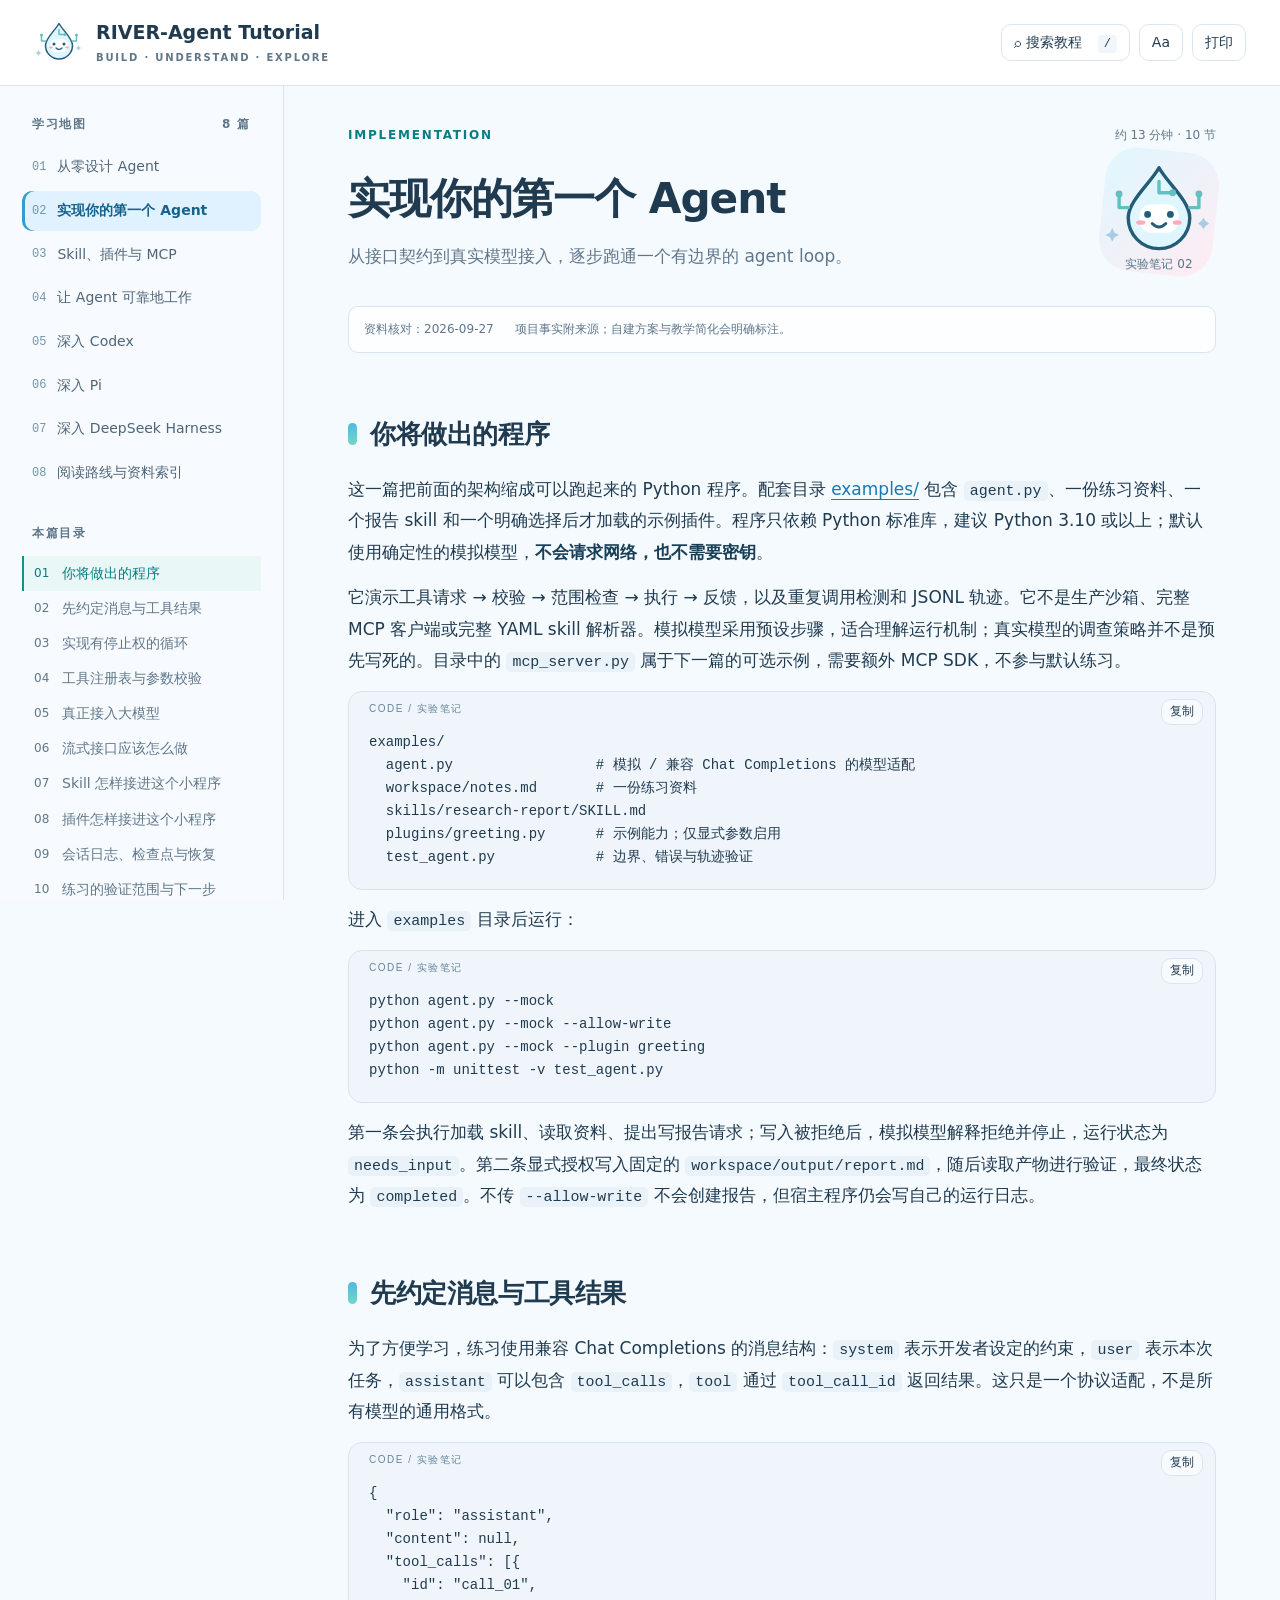
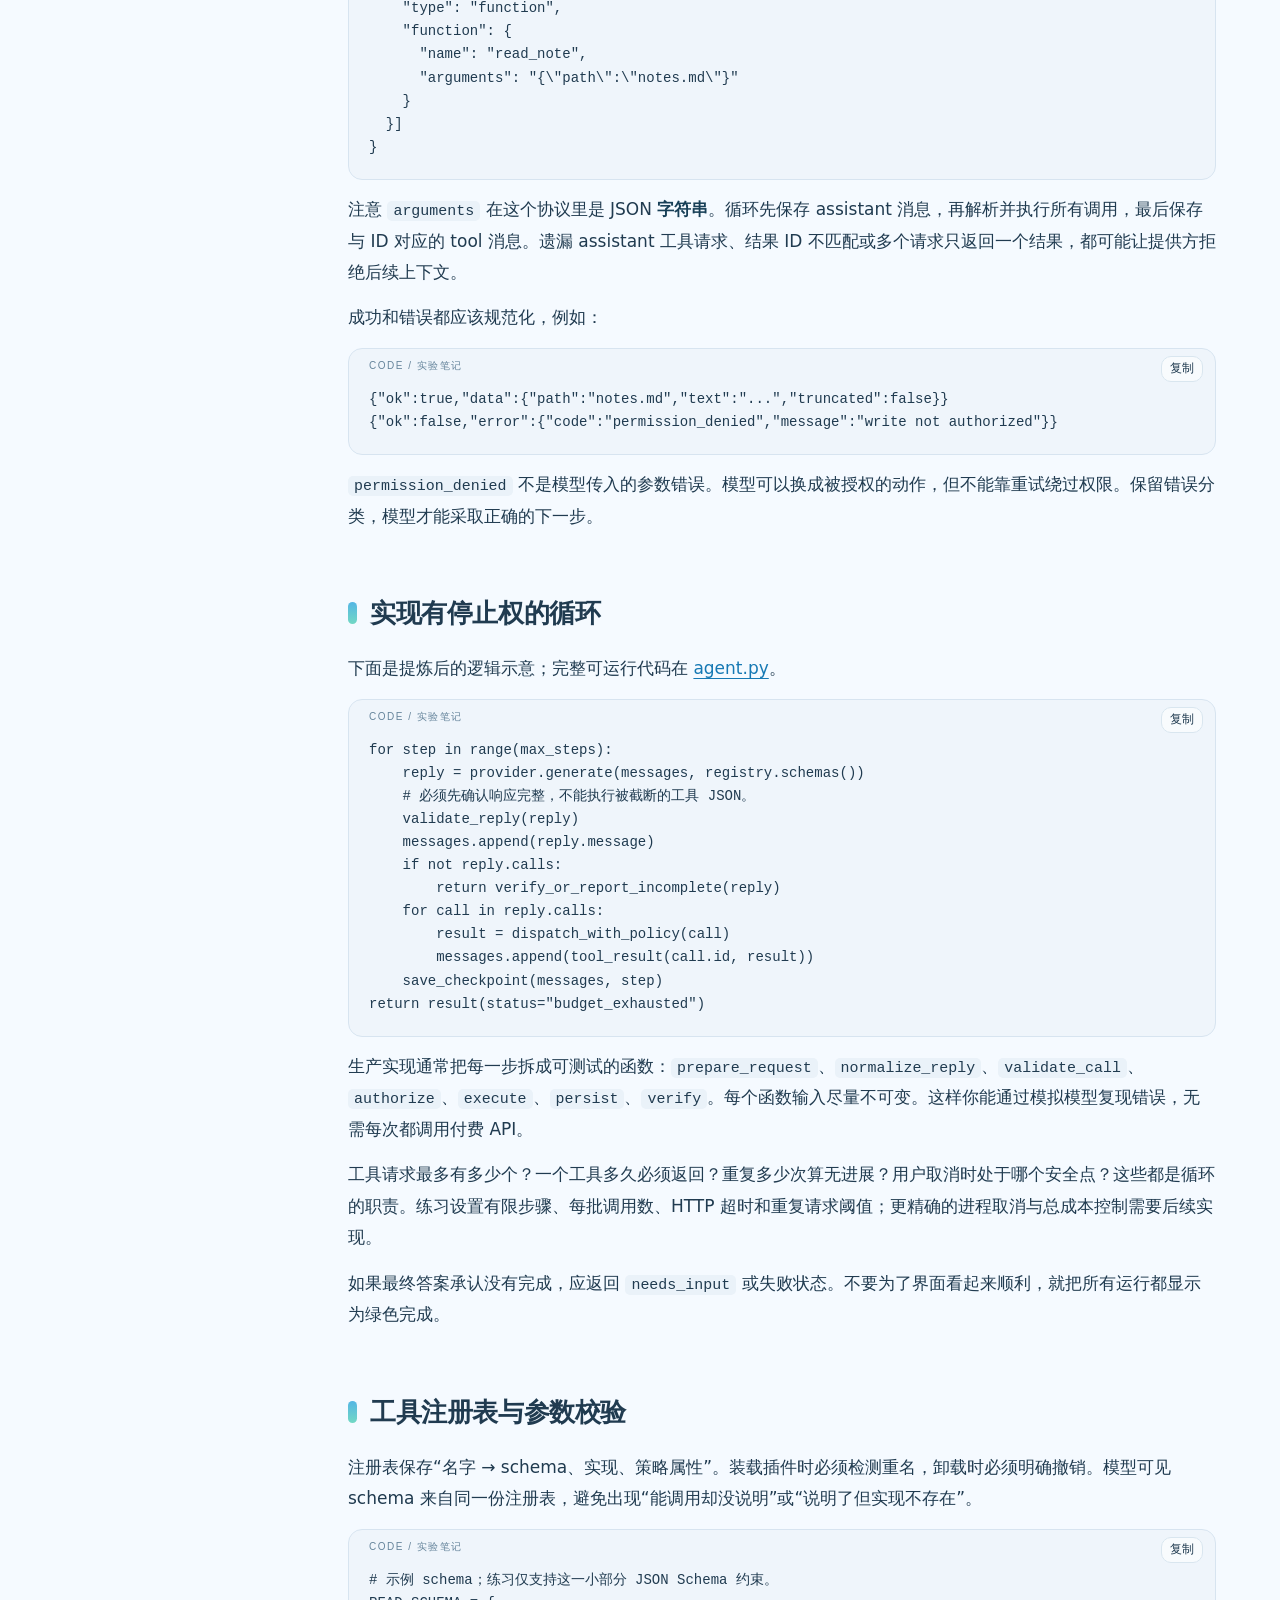
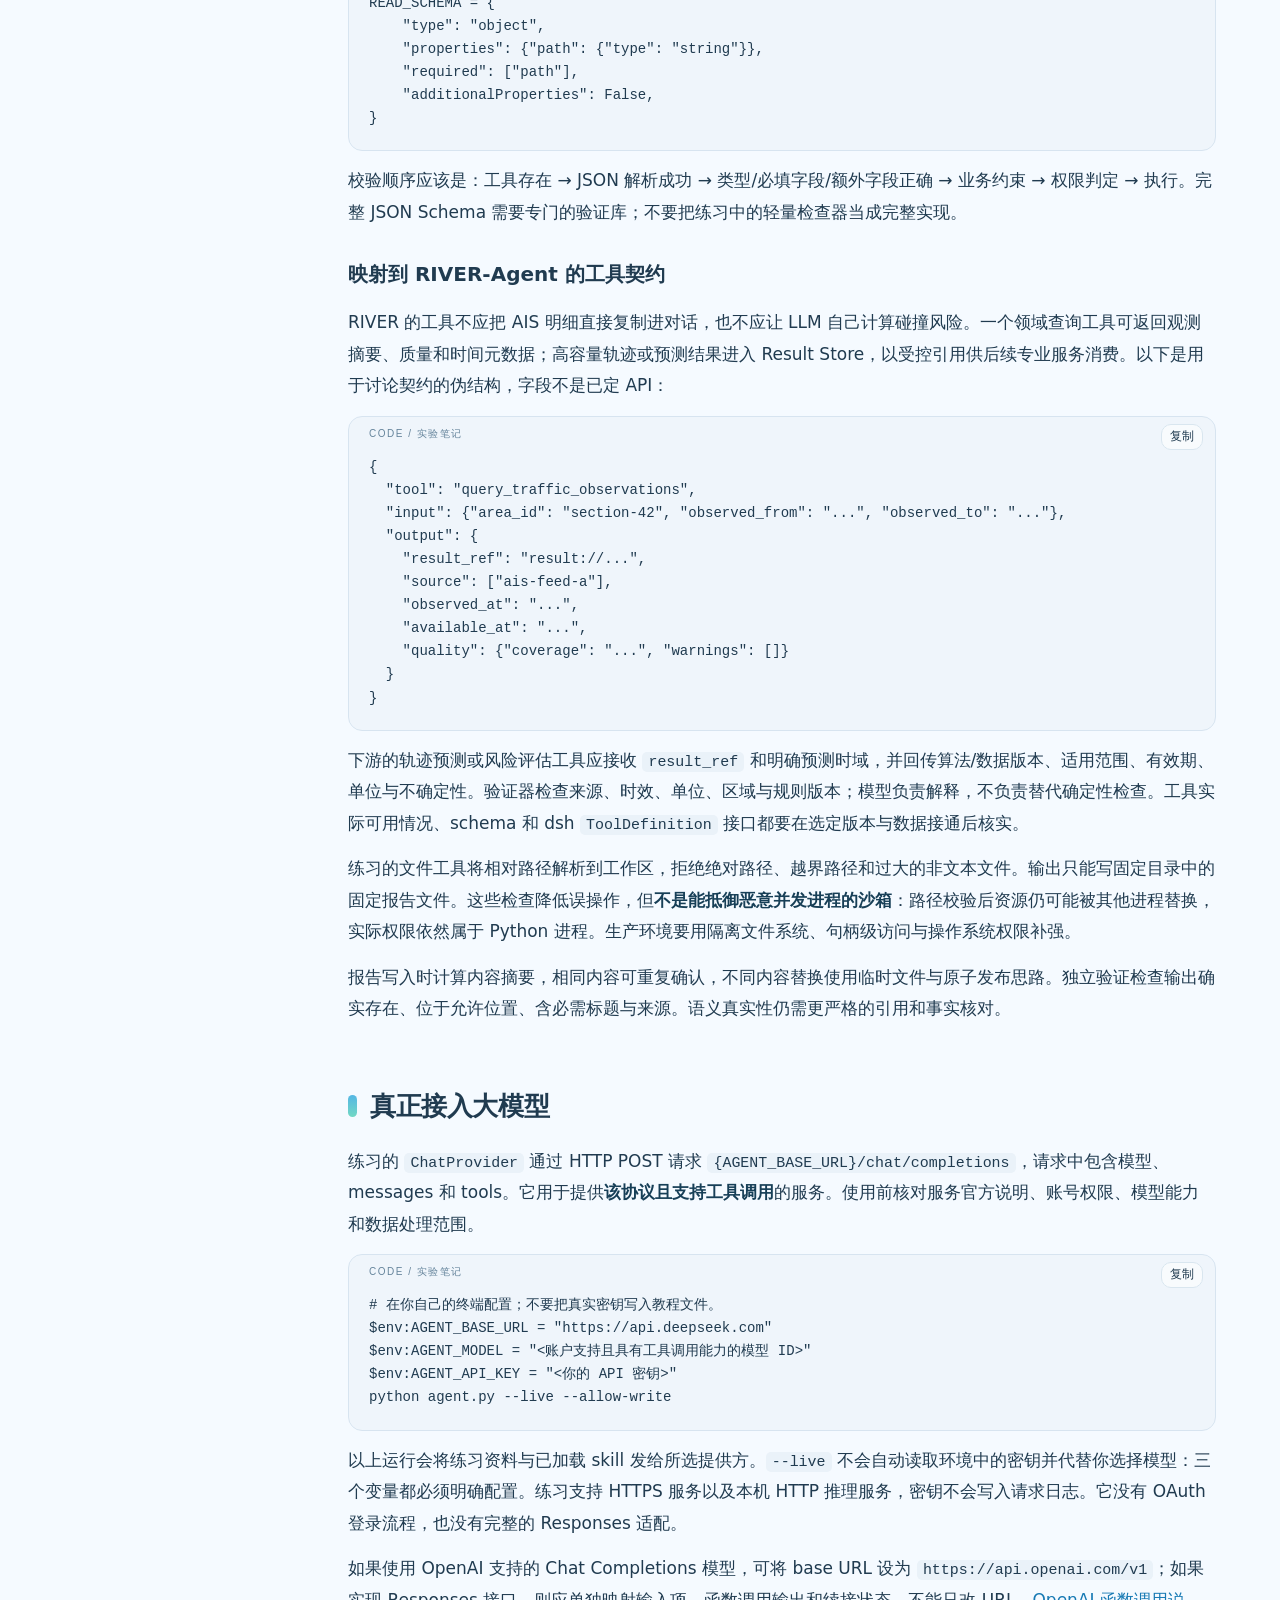
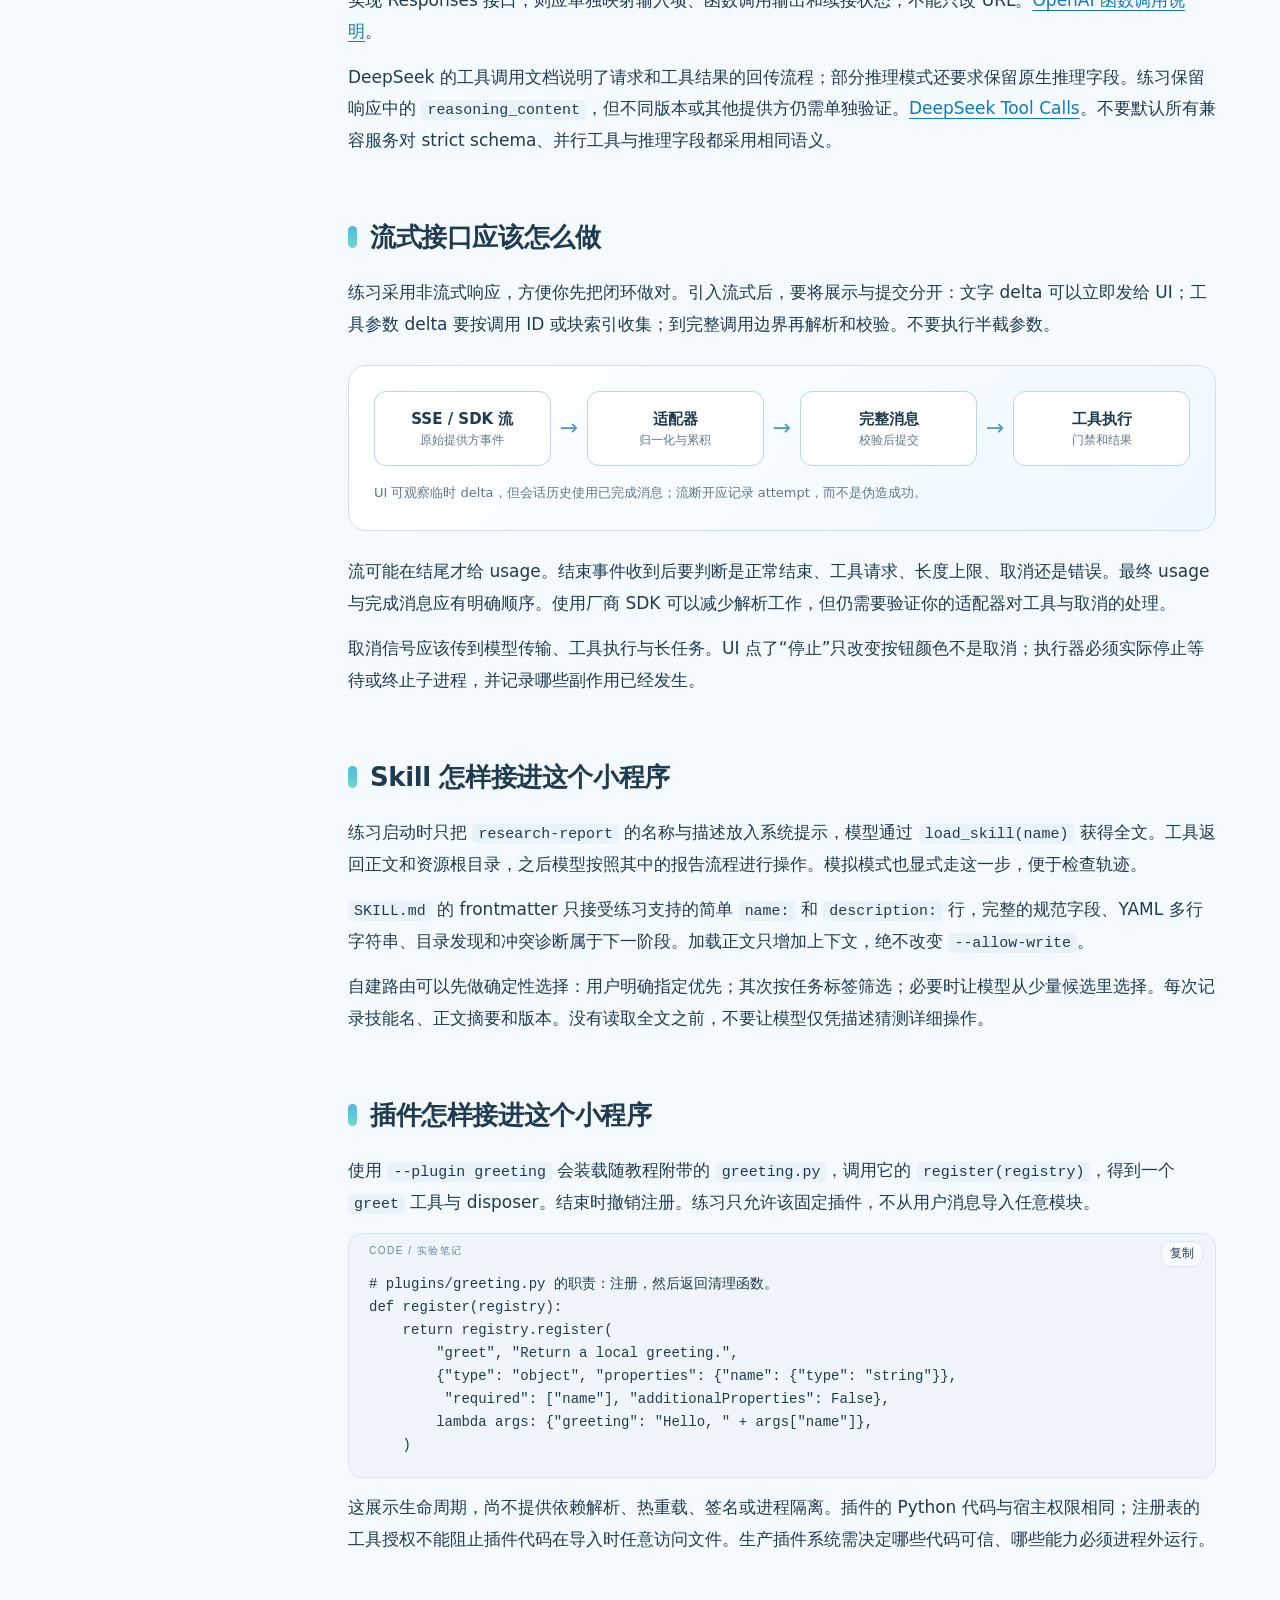
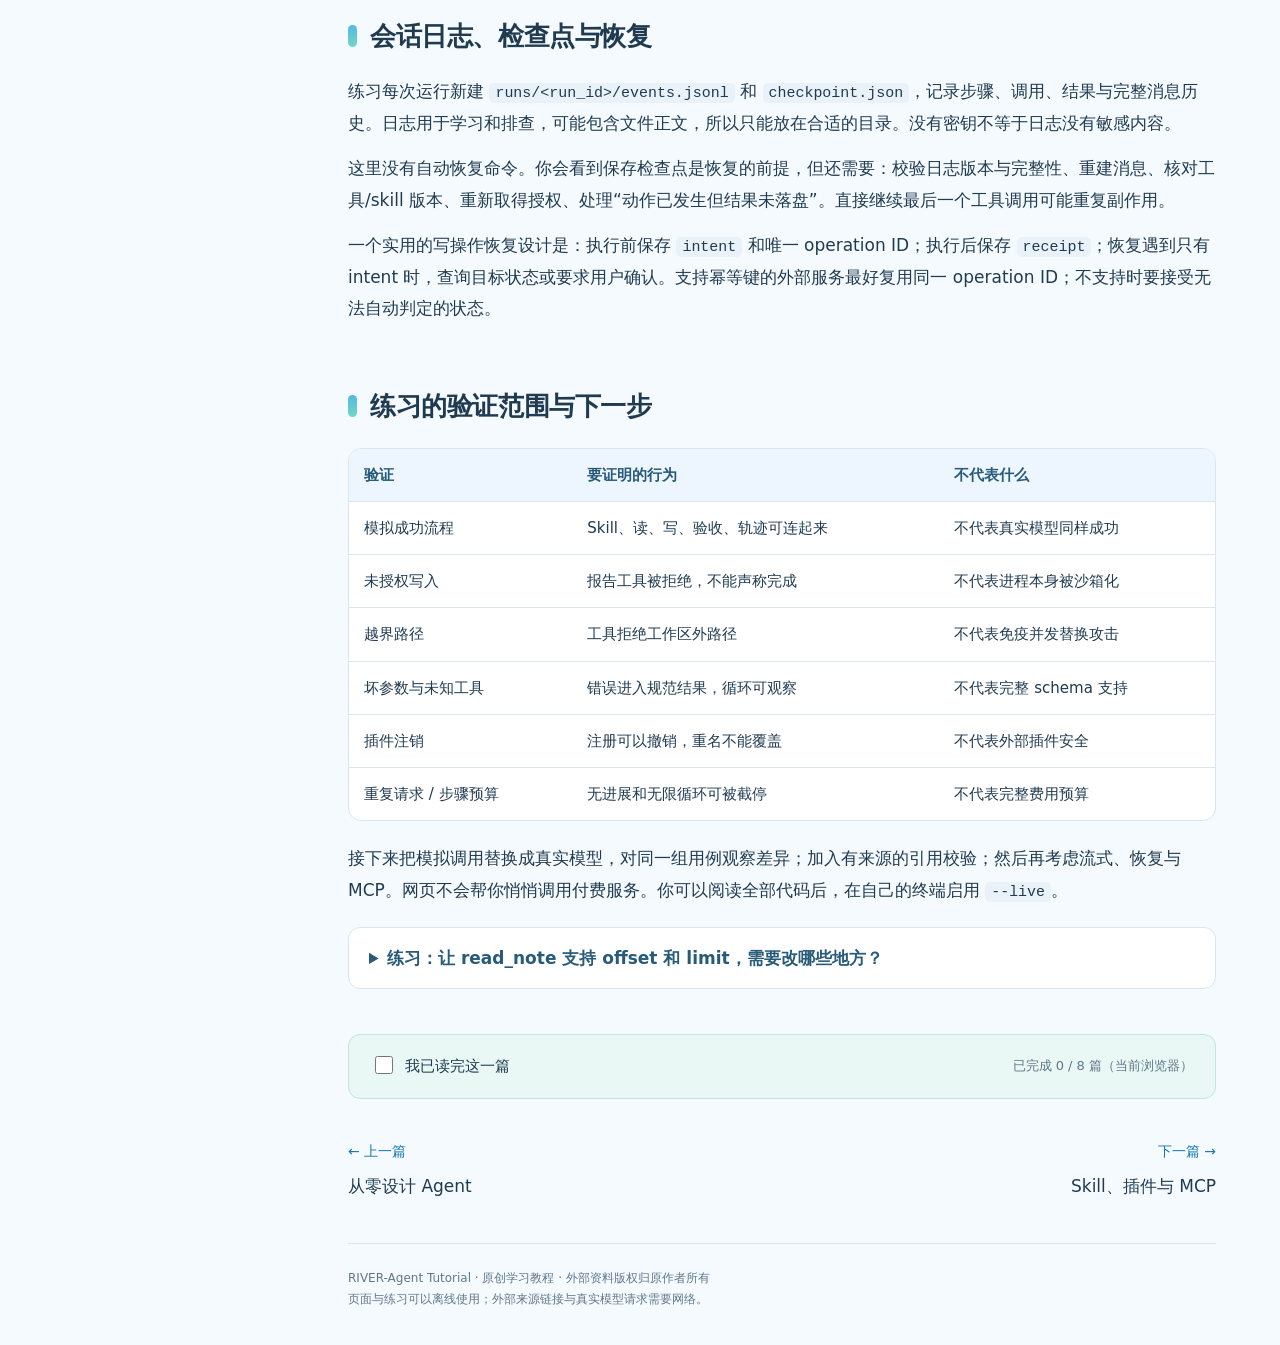
<file: agent-tutorial/build.html>
<!doctype html>
<html lang="zh-CN"><head><meta charset="utf-8"><meta name="viewport" content="width=device-width,initial-scale=1"><meta name="description" content="从接口契约到真实模型接入，逐步跑通一个有边界的 agent loop。"><title>实现你的第一个 Agent · RIVER-Agent Tutorial</title><link rel="icon" type="image/svg+xml" href="assets/logo.svg"><link rel="stylesheet" href="assets/style.css"><script defer src="assets/search-index.js"></script><script defer src="assets/app.js"></script></head>
<body data-page="build"><a class="skip" href="#main">跳到正文</a><div class="top-progress" id="top-progress"></div>
<header class="topbar"><a class="brand" href="index.html"><span class="brand-bot"><svg xmlns="http://www.w3.org/2000/svg" viewBox="0 0 100 86" role="img" aria-label="RIVER-Agent Tutorial 雨滴智能体标志">
  <path d="M50 5C43 18 23 34 23 49a27 27 0 0 0 54 0C77 34 57 18 50 5Z" fill="#dff6ff" stroke="#245c77" stroke-width="3" stroke-linejoin="round"/>
  <path d="M50 17v10h11" fill="none" stroke="#64bfc1" stroke-width="3" stroke-linecap="round" stroke-linejoin="round"/>
  <circle cx="62" cy="27" r="3" fill="#64bfc1"/>
  <path d="M15 31v9h8m54 0h8v-9" fill="none" stroke="#64bfc1" stroke-width="3" stroke-linecap="round" stroke-linejoin="round"/>
  <circle cx="15" cy="28" r="3" fill="#64bfc1"/><circle cx="85" cy="28" r="3" fill="#64bfc1"/>
  <rect x="33" y="37" width="34" height="25" rx="10" fill="#fff"/>
  <circle cx="40" cy="46" r="3" fill="#245c77"/><circle cx="60" cy="46" r="3" fill="#245c77"/>
  <path d="M44 54q6 6 12 0" fill="none" stroke="#245c77" stroke-width="2.5" stroke-linecap="round"/>
  <ellipse cx="34" cy="53" rx="4" ry="2" fill="#ffaabd"/><ellipse cx="66" cy="53" rx="4" ry="2" fill="#ffaabd"/>
  <path d="m9 58 2 4 4 2-4 2-2 4-2-4-4-2 4-2Zm80-9 2 3 3 2-3 2-2 3-2-3-3-2 3-2Z" fill="#a9cce6"/>
</svg>
</span><span>RIVER-Agent Tutorial<small>BUILD · UNDERSTAND · EXPLORE</small></span></a><div class="header-actions"><button id="search-open" aria-label="搜索全部教程">⌕ <span>搜索教程</span><kbd>/</kbd></button><button id="font-toggle" aria-label="切换较大字体">Aa</button><button id="print" aria-label="打印当前篇">打印</button><button id="menu-toggle" aria-expanded="false" aria-controls="sidebar">目录 ☰</button></div></header>
<div class="layout"><aside id="sidebar"><div class="side-label">学习地图 <span>8 篇</span></div><nav aria-label="篇章导航"><a class="page-link " href="index.html" ><span>01</span>从零设计 Agent</a><a class="page-link active" href="build.html" aria-current=page><span>02</span>实现你的第一个 Agent</a><a class="page-link " href="extensions.html" ><span>03</span>Skill、插件与 MCP</a><a class="page-link " href="reliability.html" ><span>04</span>让 Agent 可靠地工作</a><a class="page-link " href="codex.html" ><span>05</span>深入 Codex</a><a class="page-link " href="pi.html" ><span>06</span>深入 Pi</a><a class="page-link " href="deepseek.html" ><span>07</span>深入 DeepSeek Harness</a><a class="page-link " href="reading.html" ><span>08</span>阅读路线与资料索引</a></nav><div class="side-label local-label">本篇目录</div><nav class="local-toc" aria-label="本篇章节"><a href="#s1"><span>01</span>你将做出的程序</a><a href="#s2"><span>02</span>先约定消息与工具结果</a><a href="#s3"><span>03</span>实现有停止权的循环</a><a href="#s4"><span>04</span>工具注册表与参数校验</a><a href="#s5"><span>05</span>真正接入大模型</a><a href="#s6"><span>06</span>流式接口应该怎么做</a><a href="#s7"><span>07</span>Skill 怎样接进这个小程序</a><a href="#s8"><span>08</span>插件怎样接进这个小程序</a><a href="#s9"><span>09</span>会话日志、检查点与恢复</a><a href="#s10"><span>10</span>练习的验证范围与下一步</a></nav><div class="side-note">从一个小循环开始<br>让每一步都有证据。<span>本地阅读 · 无外部资源依赖</span></div></aside>
<main id="main"><div class="chapter-meta"><span>IMPLEMENTATION</span><span>约 13 分钟 · 10 节</span></div><div class="chapter-head"><div><h1>实现你的第一个 Agent</h1><p>从接口契约到真实模型接入，逐步跑通一个有边界的 agent loop。</p></div><div class="head-bot"><svg xmlns="http://www.w3.org/2000/svg" viewBox="0 0 100 86" role="img" aria-label="RIVER-Agent Tutorial 雨滴智能体标志">
  <path d="M50 5C43 18 23 34 23 49a27 27 0 0 0 54 0C77 34 57 18 50 5Z" fill="#dff6ff" stroke="#245c77" stroke-width="3" stroke-linejoin="round"/>
  <path d="M50 17v10h11" fill="none" stroke="#64bfc1" stroke-width="3" stroke-linecap="round" stroke-linejoin="round"/>
  <circle cx="62" cy="27" r="3" fill="#64bfc1"/>
  <path d="M15 31v9h8m54 0h8v-9" fill="none" stroke="#64bfc1" stroke-width="3" stroke-linecap="round" stroke-linejoin="round"/>
  <circle cx="15" cy="28" r="3" fill="#64bfc1"/><circle cx="85" cy="28" r="3" fill="#64bfc1"/>
  <rect x="33" y="37" width="34" height="25" rx="10" fill="#fff"/>
  <circle cx="40" cy="46" r="3" fill="#245c77"/><circle cx="60" cy="46" r="3" fill="#245c77"/>
  <path d="M44 54q6 6 12 0" fill="none" stroke="#245c77" stroke-width="2.5" stroke-linecap="round"/>
  <ellipse cx="34" cy="53" rx="4" ry="2" fill="#ffaabd"/><ellipse cx="66" cy="53" rx="4" ry="2" fill="#ffaabd"/>
  <path d="m9 58 2 4 4 2-4 2-2 4-2-4-4-2 4-2Zm80-9 2 3 3 2-3 2-2 3-2-3-3-2 3-2Z" fill="#a9cce6"/>
</svg>
<span>实验笔记 02</span></div></div><div class="source-note">资料核对：2026-09-27 <span>项目事实附来源；自建方案与教学简化会明确标注。</span></div>
<article><h2 id="s1">你将做出的程序</h2>
<p>这一篇把前面的架构缩成可以跑起来的 Python 程序。配套目录 <a href="examples/">examples/</a> 包含 <code>agent.py</code>、一份练习资料、一个报告 skill 和一个明确选择后才加载的示例插件。程序只依赖 Python 标准库，建议 Python 3.10 或以上；默认使用确定性的模拟模型，<strong>不会请求网络，也不需要密钥</strong>。</p>
<p>它演示工具请求 → 校验 → 范围检查 → 执行 → 反馈，以及重复调用检测和 JSONL 轨迹。它不是生产沙箱、完整 MCP 客户端或完整 YAML skill 解析器。模拟模型采用预设步骤，适合理解运行机制；真实模型的调查策略并不是预先写死的。目录中的 <code>mcp_server.py</code> 属于下一篇的可选示例，需要额外 MCP SDK，不参与默认练习。</p>
<pre tabindex="0"><code class="language-text">examples/
  agent.py                 # 模拟 / 兼容 Chat Completions 的模型适配
  workspace/notes.md       # 一份练习资料
  skills/research-report/SKILL.md
  plugins/greeting.py      # 示例能力；仅显式参数启用
  test_agent.py            # 边界、错误与轨迹验证
</code></pre>
<p>进入 <code>examples</code> 目录后运行：</p>
<pre tabindex="0"><code class="language-powershell">python agent.py --mock
python agent.py --mock --allow-write
python agent.py --mock --plugin greeting
python -m unittest -v test_agent.py
</code></pre>
<p>第一条会执行加载 skill、读取资料、提出写报告请求；写入被拒绝后，模拟模型解释拒绝并停止，运行状态为 <code>needs_input</code>。第二条显式授权写入固定的 <code>workspace/output/report.md</code>，随后读取产物进行验证，最终状态为 <code>completed</code>。不传 <code>--allow-write</code> 不会创建报告，但宿主程序仍会写自己的运行日志。</p>
<h2 id="s2">先约定消息与工具结果</h2>
<p>为了方便学习，练习使用兼容 Chat Completions 的消息结构：<code>system</code> 表示开发者设定的约束，<code>user</code> 表示本次任务，<code>assistant</code> 可以包含 <code>tool_calls</code>，<code>tool</code> 通过 <code>tool_call_id</code> 返回结果。这只是一个协议适配，不是所有模型的通用格式。</p>
<pre tabindex="0"><code class="language-json">{
  "role": "assistant",
  "content": null,
  "tool_calls": [{
    "id": "call_01",
    "type": "function",
    "function": {
      "name": "read_note",
      "arguments": "{\"path\":\"notes.md\"}"
    }
  }]
}
</code></pre>
<p>注意 <code>arguments</code> 在这个协议里是 JSON <strong>字符串</strong>。循环先保存 assistant 消息，再解析并执行所有调用，最后保存与 ID 对应的 tool 消息。遗漏 assistant 工具请求、结果 ID 不匹配或多个请求只返回一个结果，都可能让提供方拒绝后续上下文。</p>
<p>成功和错误都应该规范化，例如：</p>
<pre tabindex="0"><code class="language-json">{"ok":true,"data":{"path":"notes.md","text":"...","truncated":false}}
{"ok":false,"error":{"code":"permission_denied","message":"write not authorized"}}
</code></pre>
<p><code>permission_denied</code> 不是模型传入的参数错误。模型可以换成被授权的动作，但不能靠重试绕过权限。保留错误分类，模型才能采取正确的下一步。</p>
<h2 id="s3">实现有停止权的循环</h2>
<p>下面是提炼后的逻辑示意；完整可运行代码在 <a href="examples/agent.py">agent.py</a>。</p>
<pre tabindex="0"><code class="language-python">for step in range(max_steps):
    reply = provider.generate(messages, registry.schemas())
    # 必须先确认响应完整，不能执行被截断的工具 JSON。
    validate_reply(reply)
    messages.append(reply.message)
    if not reply.calls:
        return verify_or_report_incomplete(reply)
    for call in reply.calls:
        result = dispatch_with_policy(call)
        messages.append(tool_result(call.id, result))
    save_checkpoint(messages, step)
return result(status="budget_exhausted")
</code></pre>
<p>生产实现通常把每一步拆成可测试的函数：<code>prepare_request</code>、<code>normalize_reply</code>、<code>validate_call</code>、<code>authorize</code>、<code>execute</code>、<code>persist</code>、<code>verify</code>。每个函数输入尽量不可变。这样你能通过模拟模型复现错误，无需每次都调用付费 API。</p>
<p>工具请求最多有多少个？一个工具多久必须返回？重复多少次算无进展？用户取消时处于哪个安全点？这些都是循环的职责。练习设置有限步骤、每批调用数、HTTP 超时和重复请求阈值；更精确的进程取消与总成本控制需要后续实现。</p>
<p>如果最终答案承认没有完成，应返回 <code>needs_input</code> 或失败状态。不要为了界面看起来顺利，就把所有运行都显示为绿色完成。</p>
<h2 id="s4">工具注册表与参数校验</h2>
<p>注册表保存“名字 → schema、实现、策略属性”。装载插件时必须检测重名，卸载时必须明确撤销。模型可见 schema 来自同一份注册表，避免出现“能调用却没说明”或“说明了但实现不存在”。</p>
<pre tabindex="0"><code class="language-python"># 示例 schema；练习仅支持这一小部分 JSON Schema 约束。
READ_SCHEMA = {
    "type": "object",
    "properties": {"path": {"type": "string"}},
    "required": ["path"],
    "additionalProperties": False,
}
</code></pre>
<p>校验顺序应该是：工具存在 → JSON 解析成功 → 类型/必填字段/额外字段正确 → 业务约束 → 权限判定 → 执行。完整 JSON Schema 需要专门的验证库；不要把练习中的轻量检查器当成完整实现。</p>
<h3 id="river-agent">映射到 RIVER-Agent 的工具契约</h3>
<p>RIVER 的工具不应把 AIS 明细直接复制进对话，也不应让 LLM 自己计算碰撞风险。一个领域查询工具可返回观测摘要、质量和时间元数据；高容量轨迹或预测结果进入 Result Store，以受控引用供后续专业服务消费。以下是用于讨论契约的伪结构，字段不是已定 API：</p>
<pre tabindex="0"><code class="language-json">{
  "tool": "query_traffic_observations",
  "input": {"area_id": "section-42", "observed_from": "...", "observed_to": "..."},
  "output": {
    "result_ref": "result://...",
    "source": ["ais-feed-a"],
    "observed_at": "...",
    "available_at": "...",
    "quality": {"coverage": "...", "warnings": []}
  }
}
</code></pre>
<p>下游的轨迹预测或风险评估工具应接收 <code>result_ref</code> 和明确预测时域，并回传算法/数据版本、适用范围、有效期、单位与不确定性。验证器检查来源、时效、单位、区域与规则版本；模型负责解释，不负责替代确定性检查。工具实际可用情况、schema 和 dsh <code>ToolDefinition</code> 接口都要在选定版本与数据接通后核实。</p>
<p>练习的文件工具将相对路径解析到工作区，拒绝绝对路径、越界路径和过大的非文本文件。输出只能写固定目录中的固定报告文件。这些检查降低误操作，但<strong>不是能抵御恶意并发进程的沙箱</strong>：路径校验后资源仍可能被其他进程替换，实际权限依然属于 Python 进程。生产环境要用隔离文件系统、句柄级访问与操作系统权限补强。</p>
<p>报告写入时计算内容摘要，相同内容可重复确认，不同内容替换使用临时文件与原子发布思路。独立验证检查输出确实存在、位于允许位置、含必需标题与来源。语义真实性仍需更严格的引用和事实核对。</p>
<h2 id="s5">真正接入大模型</h2>
<p>练习的 <code>ChatProvider</code> 通过 HTTP POST 请求 <code>{AGENT_BASE_URL}/chat/completions</code>，请求中包含模型、messages 和 tools。它用于提供<strong>该协议且支持工具调用</strong>的服务。使用前核对服务官方说明、账号权限、模型能力和数据处理范围。</p>
<pre tabindex="0"><code class="language-powershell"># 在你自己的终端配置；不要把真实密钥写入教程文件。
$env:AGENT_BASE_URL = "https://api.deepseek.com"
$env:AGENT_MODEL = "&lt;账户支持且具有工具调用能力的模型 ID&gt;"
$env:AGENT_API_KEY = "&lt;你的 API 密钥&gt;"
python agent.py --live --allow-write
</code></pre>
<p>以上运行会将练习资料与已加载 skill 发给所选提供方。<code>--live</code> 不会自动读取环境中的密钥并代替你选择模型：三个变量都必须明确配置。练习支持 HTTPS 服务以及本机 HTTP 推理服务，密钥不会写入请求日志。它没有 OAuth 登录流程，也没有完整的 Responses 适配。</p>
<p>如果使用 OpenAI 支持的 Chat Completions 模型，可将 base URL 设为 <code>https://api.openai.com/v1</code>；如果实现 Responses 接口，则应单独映射输入项、函数调用输出和续接状态，不能只改 URL。<a href="https://developers.openai.com/api/docs/guides/function-calling">OpenAI 函数调用说明</a>。</p>
<p>DeepSeek 的工具调用文档说明了请求和工具结果的回传流程；部分推理模式还要求保留原生推理字段。练习保留响应中的 <code>reasoning_content</code>，但不同版本或其他提供方仍需单独验证。<a href="https://api-docs.deepseek.com/guides/tool_calls/">DeepSeek Tool Calls</a>。不要默认所有兼容服务对 strict schema、并行工具与推理字段都采用相同语义。</p>
<h2 id="s6">流式接口应该怎么做</h2>
<p>练习采用非流式响应，方便你先把闭环做对。引入流式后，要将展示与提交分开：文字 delta 可以立即发给 UI；工具参数 delta 要按调用 ID 或块索引收集；到完整调用边界再解析和校验。不要执行半截参数。</p>
<div class="diagram"><div class="flow"><div class="node">SSE / SDK 流<small>原始提供方事件</small></div><span class="arrow">→</span><div class="node">适配器<small>归一化与累积</small></div><span class="arrow">→</span><div class="node">完整消息<small>校验后提交</small></div><span class="arrow">→</span><div class="node">工具执行<small>门禁和结果</small></div></div><p class="caption">UI 可观察临时 delta，但会话历史使用已完成消息；流断开应记录 attempt，而不是伪造成功。</p></div>
<p>流可能在结尾才给 usage。结束事件收到后要判断是正常结束、工具请求、长度上限、取消还是错误。最终 usage 与完成消息应有明确顺序。使用厂商 SDK 可以减少解析工作，但仍需要验证你的适配器对工具与取消的处理。</p>
<p>取消信号应该传到模型传输、工具执行与长任务。UI 点了“停止”只改变按钮颜色不是取消；执行器必须实际停止等待或终止子进程，并记录哪些副作用已经发生。</p>
<h2 id="s7">Skill 怎样接进这个小程序</h2>
<p>练习启动时只把 <code>research-report</code> 的名称与描述放入系统提示，模型通过 <code>load_skill(name)</code> 获得全文。工具返回正文和资源根目录，之后模型按照其中的报告流程进行操作。模拟模式也显式走这一步，便于检查轨迹。</p>
<p><code>SKILL.md</code> 的 frontmatter 只接受练习支持的简单 <code>name:</code> 和 <code>description:</code> 行，完整的规范字段、YAML 多行字符串、目录发现和冲突诊断属于下一阶段。加载正文只增加上下文，绝不改变 <code>--allow-write</code>。</p>
<p>自建路由可以先做确定性选择：用户明确指定优先；其次按任务标签筛选；必要时让模型从少量候选里选择。每次记录技能名、正文摘要和版本。没有读取全文之前，不要让模型仅凭描述猜测详细操作。</p>
<h2 id="s8">插件怎样接进这个小程序</h2>
<p>使用 <code>--plugin greeting</code> 会装载随教程附带的 <code>greeting.py</code>，调用它的 <code>register(registry)</code>，得到一个 <code>greet</code> 工具与 disposer。结束时撤销注册。练习只允许该固定插件，不从用户消息导入任意模块。</p>
<pre tabindex="0"><code class="language-python"># plugins/greeting.py 的职责：注册，然后返回清理函数。
def register(registry):
    return registry.register(
        "greet", "Return a local greeting.",
        {"type": "object", "properties": {"name": {"type": "string"}},
         "required": ["name"], "additionalProperties": False},
        lambda args: {"greeting": "Hello, " + args["name"]},
    )
</code></pre>
<p>这展示生命周期，尚不提供依赖解析、热重载、签名或进程隔离。插件的 Python 代码与宿主权限相同；注册表的工具授权不能阻止插件代码在导入时任意访问文件。生产插件系统需决定哪些代码可信、哪些能力必须进程外运行。</p>
<h2 id="s9">会话日志、检查点与恢复</h2>
<p>练习每次运行新建 <code>runs/&lt;run_id&gt;/events.jsonl</code> 和 <code>checkpoint.json</code>，记录步骤、调用、结果与完整消息历史。日志用于学习和排查，可能包含文件正文，所以只能放在合适的目录。没有密钥不等于日志没有敏感内容。</p>
<p>这里没有自动恢复命令。你会看到保存检查点是恢复的前提，但还需要：校验日志版本与完整性、重建消息、核对工具/skill 版本、重新取得授权、处理“动作已发生但结果未落盘”。直接继续最后一个工具调用可能重复副作用。</p>
<p>一个实用的写操作恢复设计是：执行前保存 <code>intent</code> 和唯一 operation ID；执行后保存 <code>receipt</code>；恢复遇到只有 intent 时，查询目标状态或要求用户确认。支持幂等键的外部服务最好复用同一 operation ID；不支持时要接受无法自动判定的状态。</p>
<h2 id="s10">练习的验证范围与下一步</h2>
<div aria-label="可横向滚动的表格" class="table-wrap" tabindex="0"><table>
<thead>
<tr>
<th>验证</th>
<th>要证明的行为</th>
<th>不代表什么</th>
</tr>
</thead>
<tbody>
<tr>
<td>模拟成功流程</td>
<td>Skill、读、写、验收、轨迹可连起来</td>
<td>不代表真实模型同样成功</td>
</tr>
<tr>
<td>未授权写入</td>
<td>报告工具被拒绝，不能声称完成</td>
<td>不代表进程本身被沙箱化</td>
</tr>
<tr>
<td>越界路径</td>
<td>工具拒绝工作区外路径</td>
<td>不代表免疫并发替换攻击</td>
</tr>
<tr>
<td>坏参数与未知工具</td>
<td>错误进入规范结果，循环可观察</td>
<td>不代表完整 schema 支持</td>
</tr>
<tr>
<td>插件注销</td>
<td>注册可以撤销，重名不能覆盖</td>
<td>不代表外部插件安全</td>
</tr>
<tr>
<td>重复请求 / 步骤预算</td>
<td>无进展和无限循环可被截停</td>
<td>不代表完整费用预算</td>
</tr>
</tbody>
</table></div>
<p>接下来把模拟调用替换成真实模型，对同一组用例观察差异；加入有来源的引用校验；然后再考虑流式、恢复与 MCP。网页不会帮你悄悄调用付费服务。你可以阅读全部代码后，在自己的终端启用 <code>--live</code>。</p>
<details><summary>练习：让 read_note 支持 offset 和 limit，需要改哪些地方？</summary><p>修改同一份工具 schema 和实现；检查 offset/limit 为正整数并设上限；输出起始行、总行数与截断标志；更新 mock 和验收用例。不要只给提示词加一句“读取少一点”。</p></details></article><div class="chapter-complete"><label><input type="checkbox" id="completed"> 我已读完这一篇</label><span id="complete-count"></span></div><nav class="pager" aria-label="上一篇与下一篇"><a href="index.html">← 上一篇<small>从零设计 Agent</small></a><a href="extensions.html">下一篇 →<small>Skill、插件与 MCP</small></a></nav><footer>RIVER-Agent Tutorial · 原创学习教程 · 外部资料版权归原作者所有<br>页面与练习可以离线使用；外部来源链接与真实模型请求需要网络。</footer></main></div>
<dialog id="search-dialog" aria-labelledby="search-title"><div class="search-head"><h2 id="search-title">搜索全部教程</h2><button id="search-close" aria-label="关闭搜索">×</button></div><input id="search-input" type="search" placeholder="试试：skill、工具调用、沙箱、恢复…" aria-label="搜索关键词"><p id="search-status" role="status">输入关键词，搜索全部 8 篇教程。</p><div id="search-results"></div></dialog><div id="toast" role="status"></div></body></html>
</file>
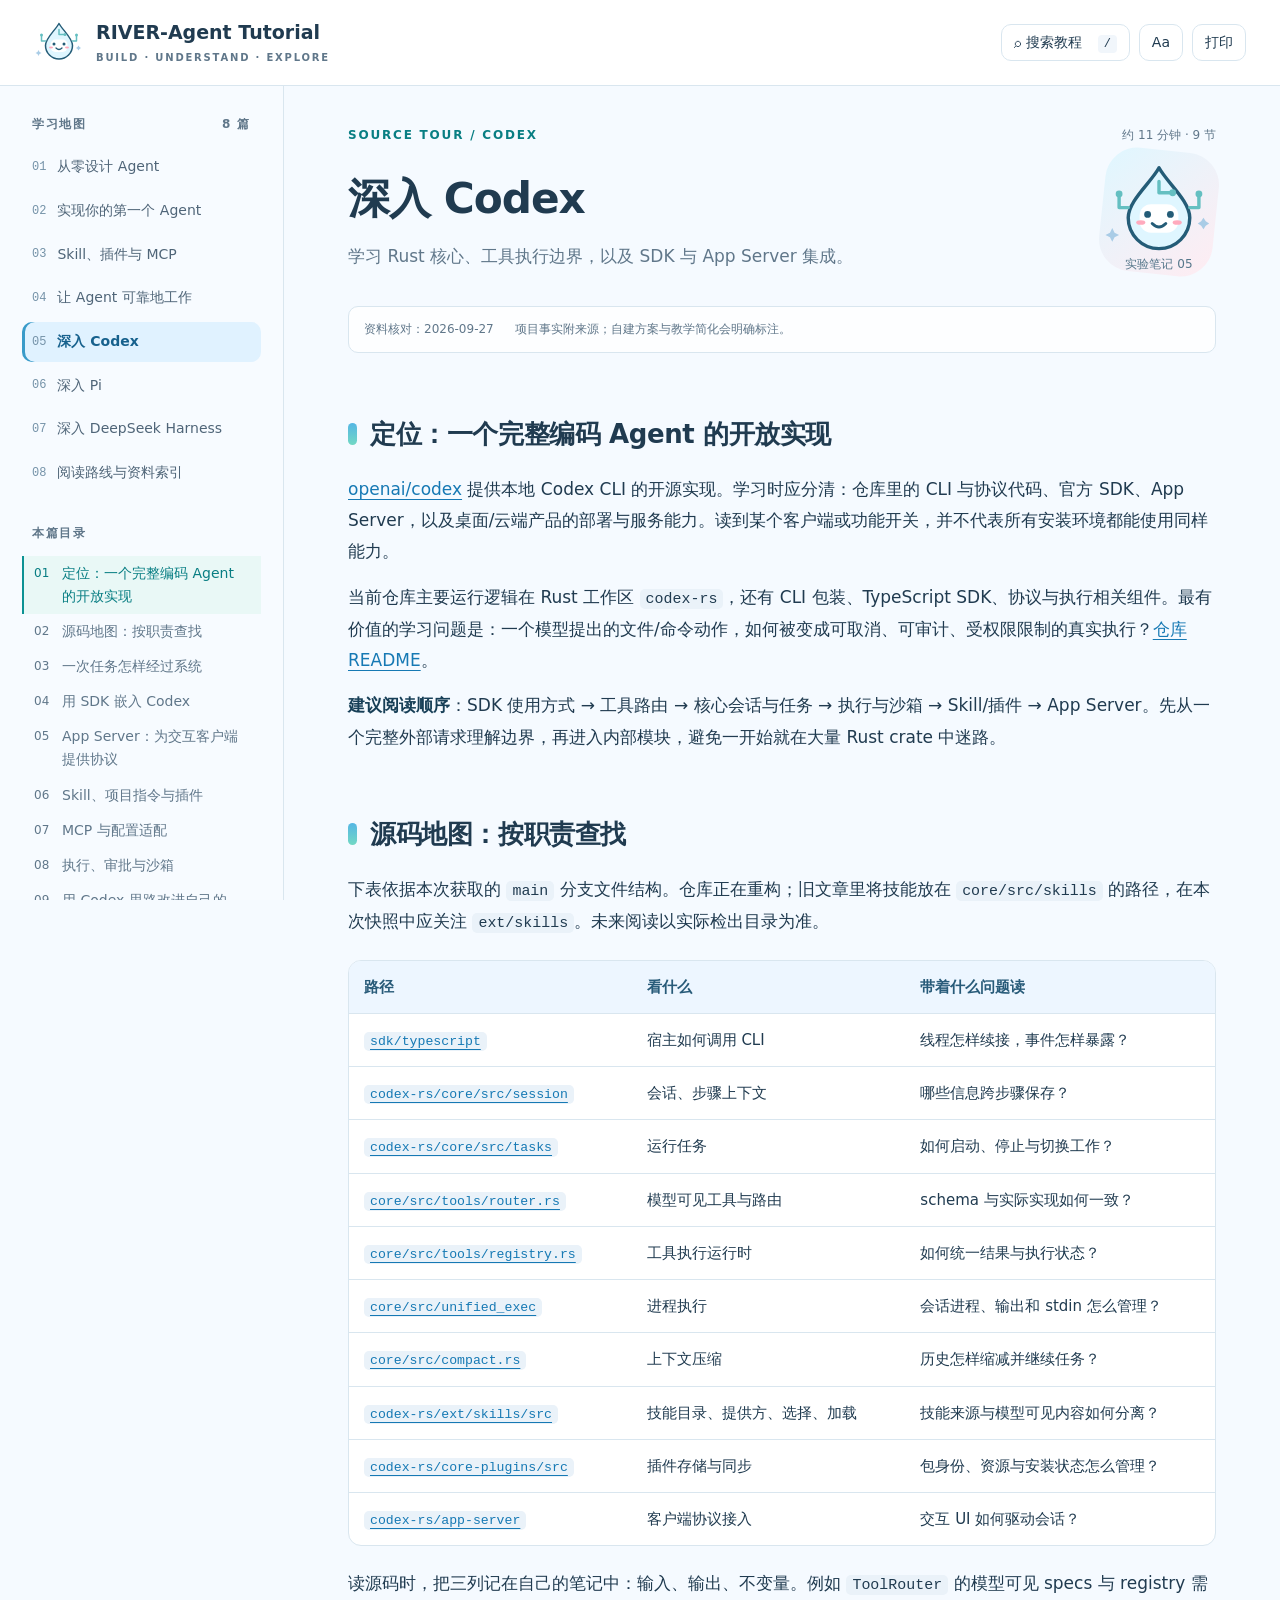
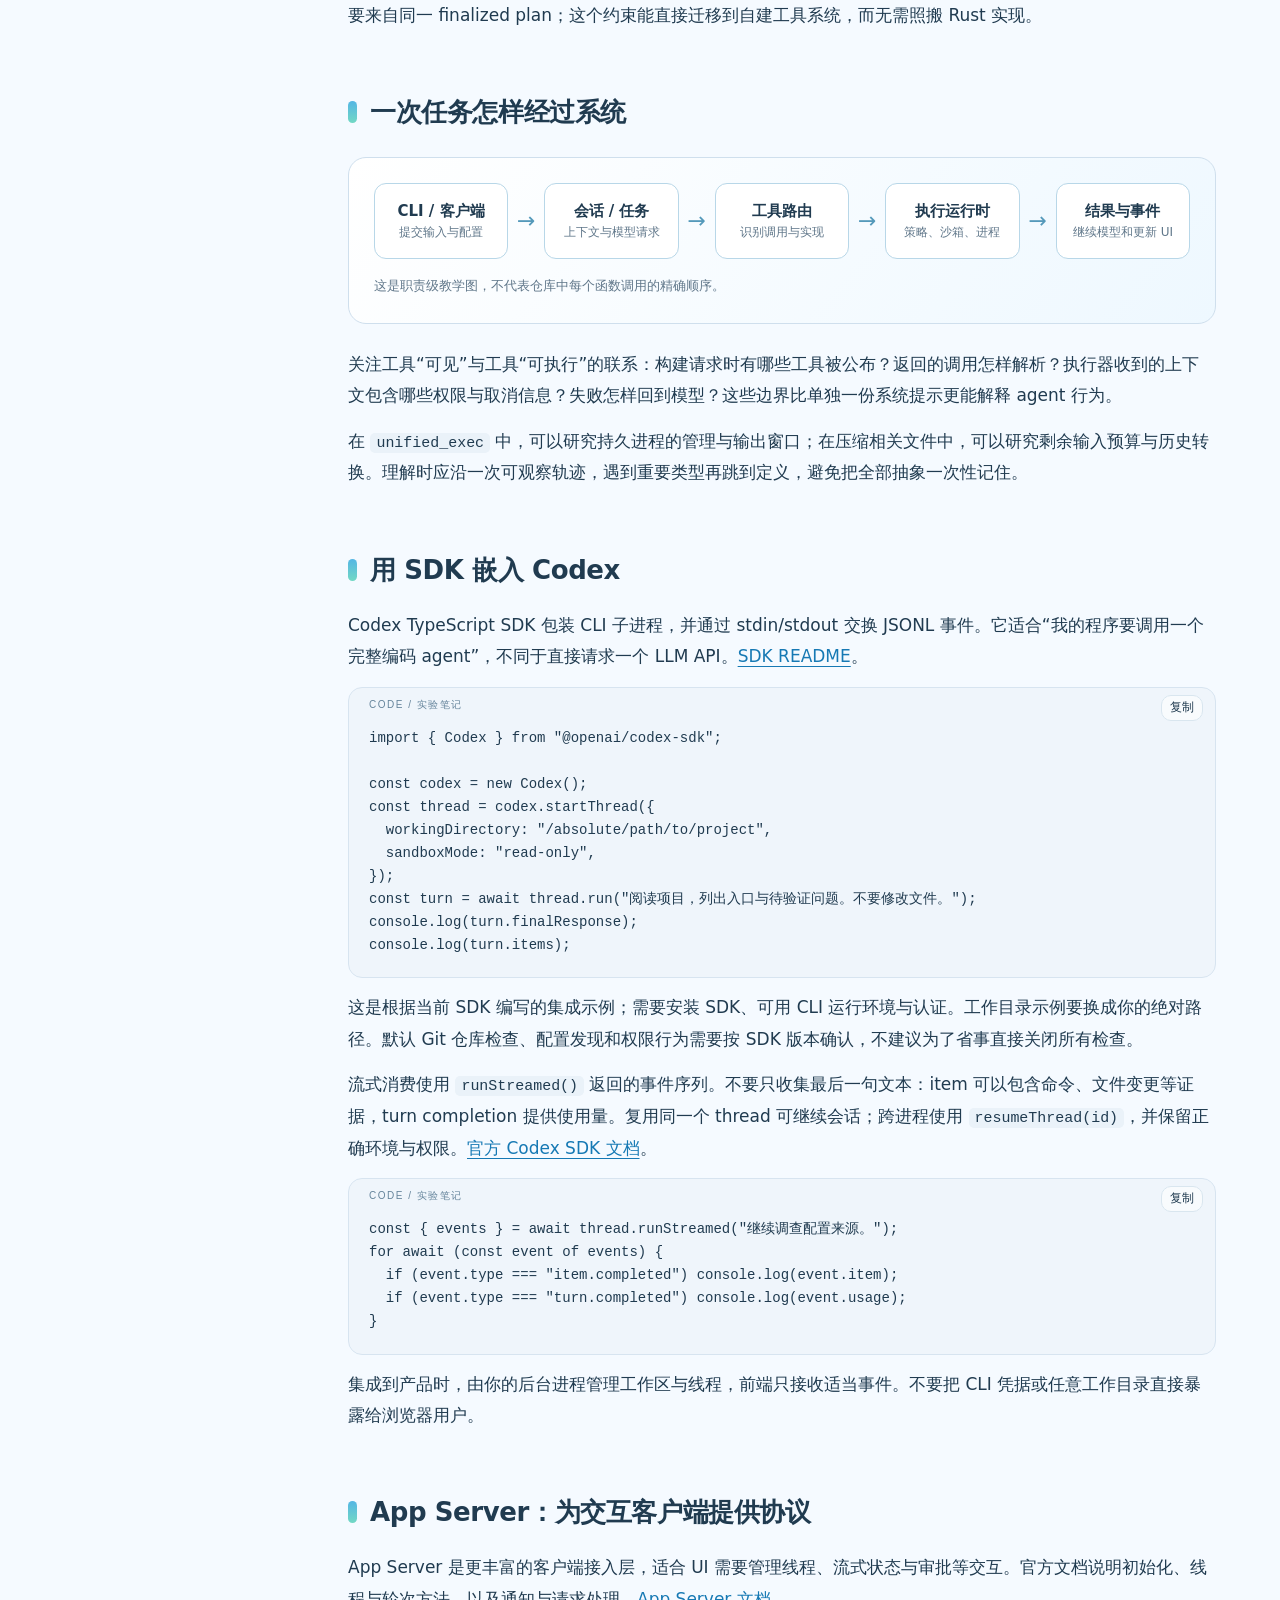
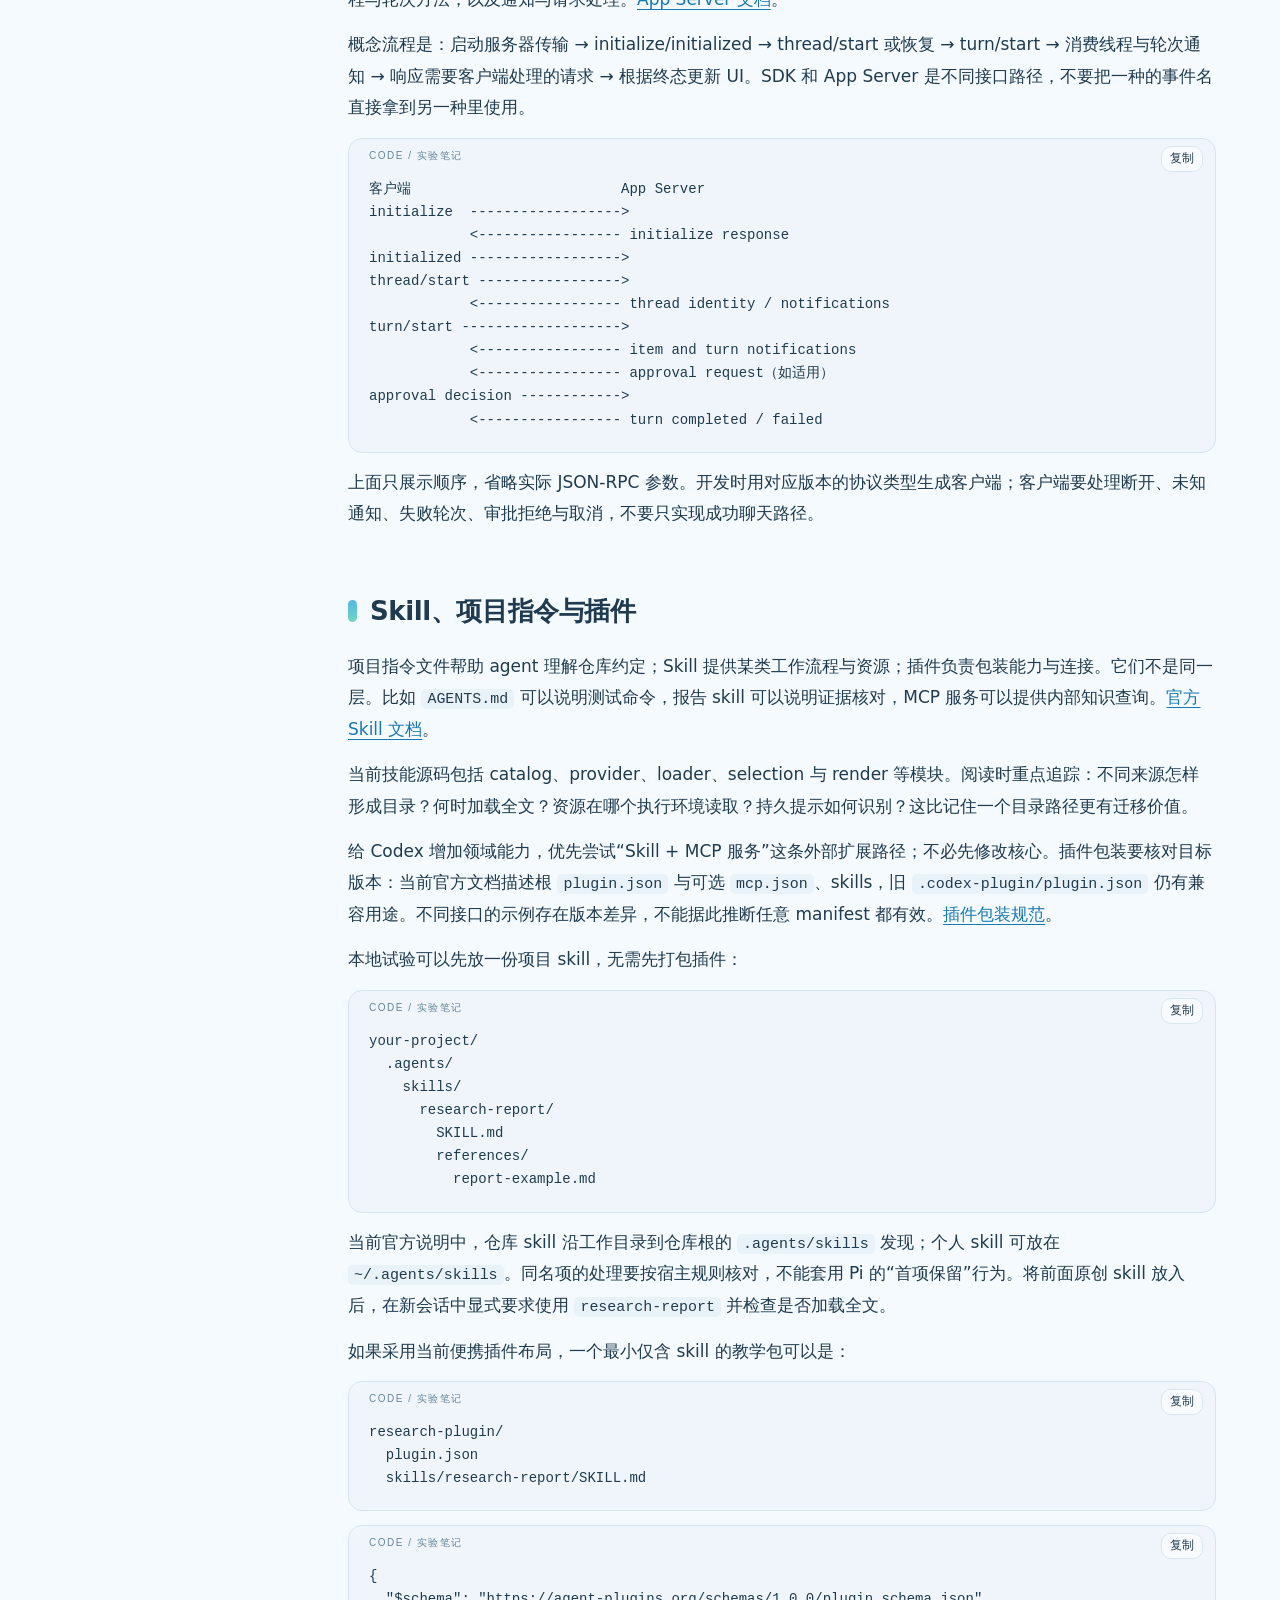
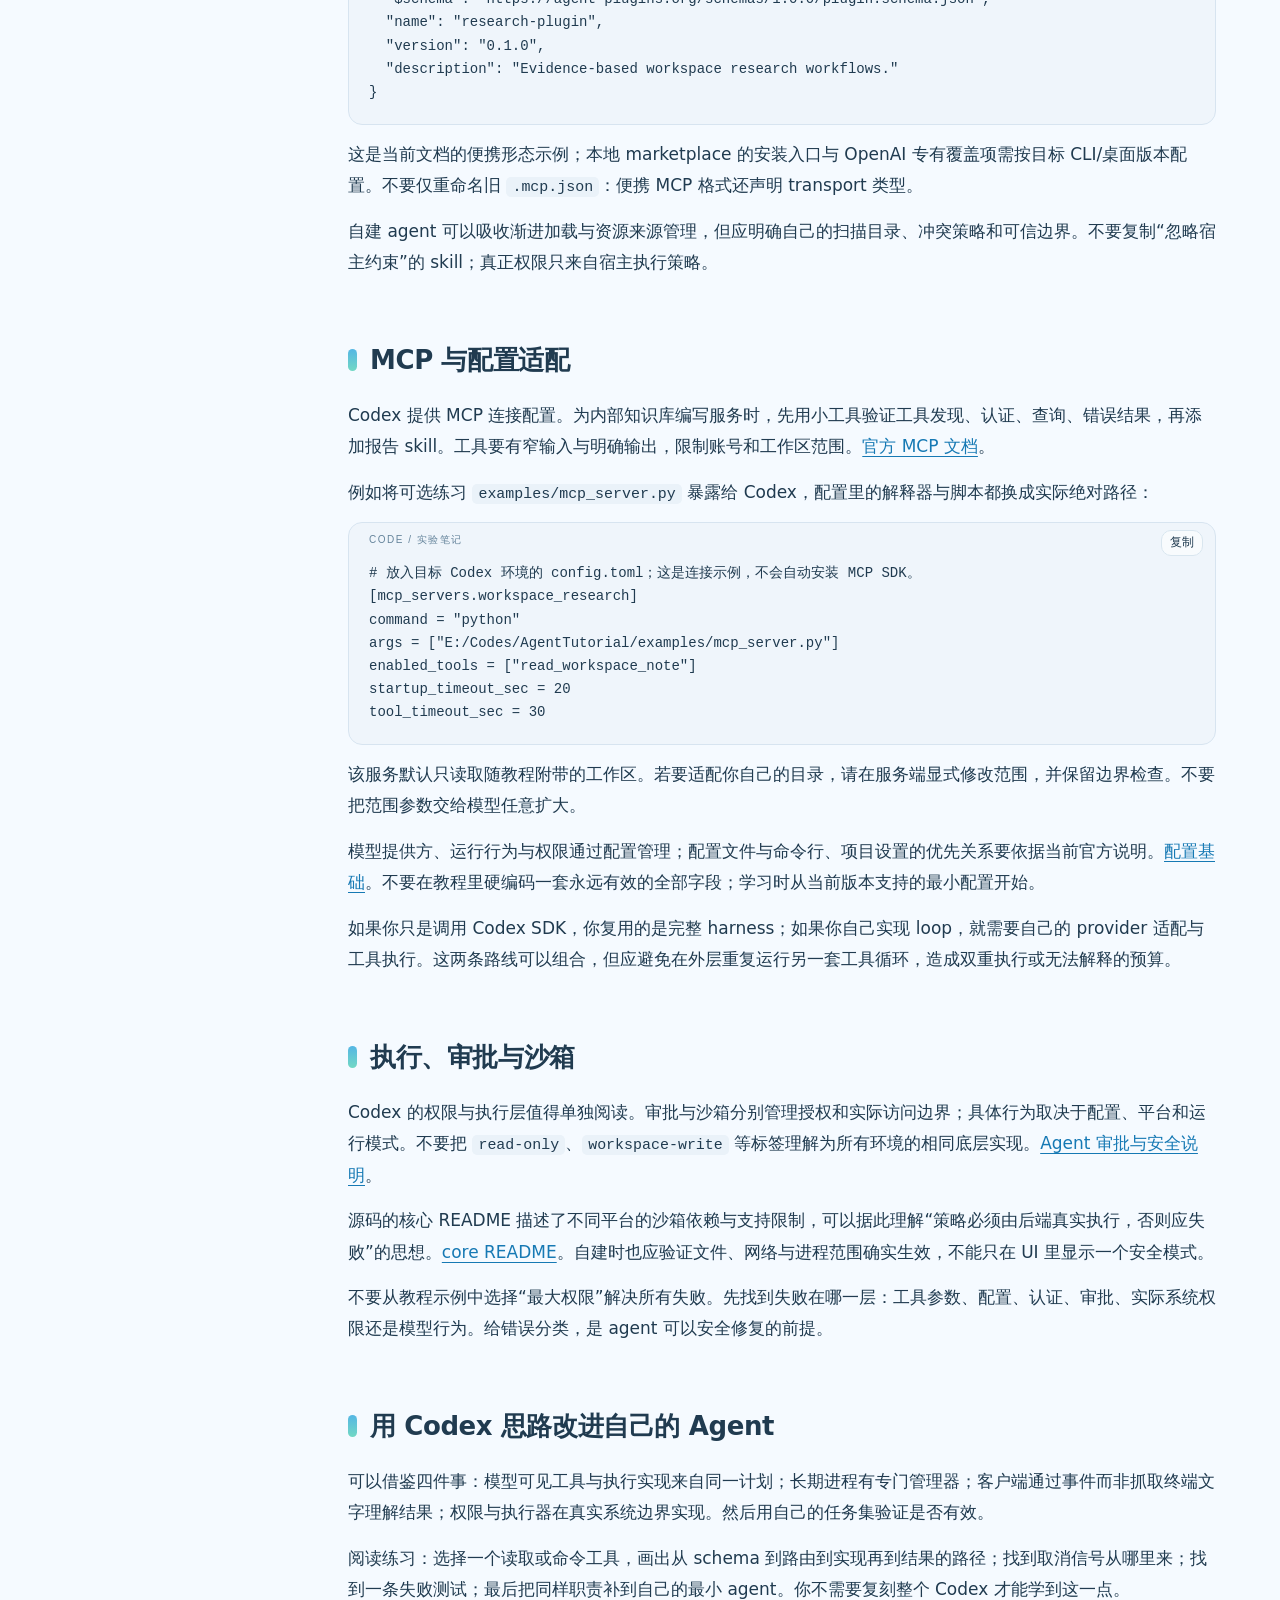
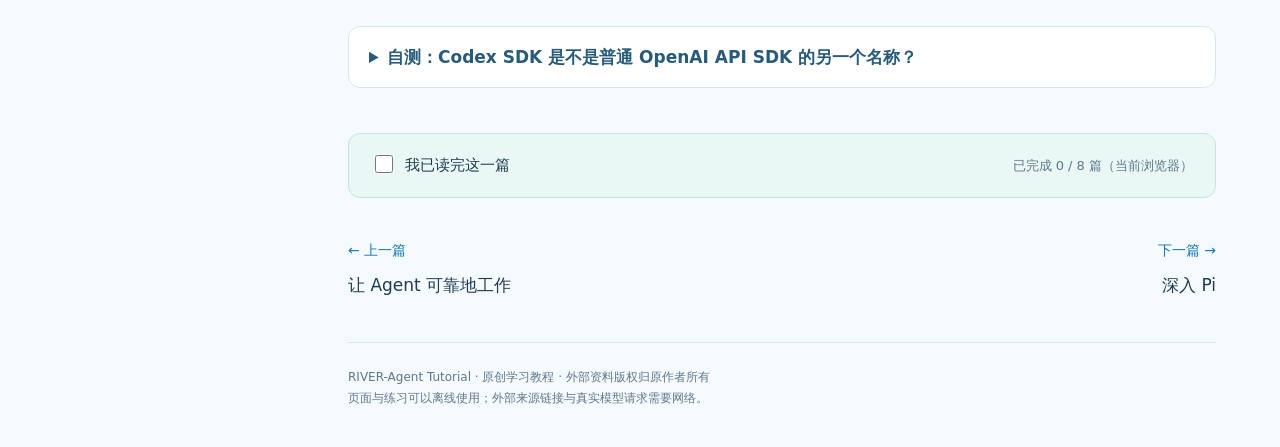
<file: agent-tutorial/codex.html>
<!doctype html>
<html lang="zh-CN"><head><meta charset="utf-8"><meta name="viewport" content="width=device-width,initial-scale=1"><meta name="description" content="学习 Rust 核心、工具执行边界，以及 SDK 与 App Server 集成。"><title>深入 Codex · RIVER-Agent Tutorial</title><link rel="icon" type="image/svg+xml" href="assets/logo.svg"><link rel="stylesheet" href="assets/style.css"><script defer src="assets/search-index.js"></script><script defer src="assets/app.js"></script></head>
<body data-page="codex"><a class="skip" href="#main">跳到正文</a><div class="top-progress" id="top-progress"></div>
<header class="topbar"><a class="brand" href="index.html"><span class="brand-bot"><svg xmlns="http://www.w3.org/2000/svg" viewBox="0 0 100 86" role="img" aria-label="RIVER-Agent Tutorial 雨滴智能体标志">
  <path d="M50 5C43 18 23 34 23 49a27 27 0 0 0 54 0C77 34 57 18 50 5Z" fill="#dff6ff" stroke="#245c77" stroke-width="3" stroke-linejoin="round"/>
  <path d="M50 17v10h11" fill="none" stroke="#64bfc1" stroke-width="3" stroke-linecap="round" stroke-linejoin="round"/>
  <circle cx="62" cy="27" r="3" fill="#64bfc1"/>
  <path d="M15 31v9h8m54 0h8v-9" fill="none" stroke="#64bfc1" stroke-width="3" stroke-linecap="round" stroke-linejoin="round"/>
  <circle cx="15" cy="28" r="3" fill="#64bfc1"/><circle cx="85" cy="28" r="3" fill="#64bfc1"/>
  <rect x="33" y="37" width="34" height="25" rx="10" fill="#fff"/>
  <circle cx="40" cy="46" r="3" fill="#245c77"/><circle cx="60" cy="46" r="3" fill="#245c77"/>
  <path d="M44 54q6 6 12 0" fill="none" stroke="#245c77" stroke-width="2.5" stroke-linecap="round"/>
  <ellipse cx="34" cy="53" rx="4" ry="2" fill="#ffaabd"/><ellipse cx="66" cy="53" rx="4" ry="2" fill="#ffaabd"/>
  <path d="m9 58 2 4 4 2-4 2-2 4-2-4-4-2 4-2Zm80-9 2 3 3 2-3 2-2 3-2-3-3-2 3-2Z" fill="#a9cce6"/>
</svg>
</span><span>RIVER-Agent Tutorial<small>BUILD · UNDERSTAND · EXPLORE</small></span></a><div class="header-actions"><button id="search-open" aria-label="搜索全部教程">⌕ <span>搜索教程</span><kbd>/</kbd></button><button id="font-toggle" aria-label="切换较大字体">Aa</button><button id="print" aria-label="打印当前篇">打印</button><button id="menu-toggle" aria-expanded="false" aria-controls="sidebar">目录 ☰</button></div></header>
<div class="layout"><aside id="sidebar"><div class="side-label">学习地图 <span>8 篇</span></div><nav aria-label="篇章导航"><a class="page-link " href="index.html" ><span>01</span>从零设计 Agent</a><a class="page-link " href="build.html" ><span>02</span>实现你的第一个 Agent</a><a class="page-link " href="extensions.html" ><span>03</span>Skill、插件与 MCP</a><a class="page-link " href="reliability.html" ><span>04</span>让 Agent 可靠地工作</a><a class="page-link active" href="codex.html" aria-current=page><span>05</span>深入 Codex</a><a class="page-link " href="pi.html" ><span>06</span>深入 Pi</a><a class="page-link " href="deepseek.html" ><span>07</span>深入 DeepSeek Harness</a><a class="page-link " href="reading.html" ><span>08</span>阅读路线与资料索引</a></nav><div class="side-label local-label">本篇目录</div><nav class="local-toc" aria-label="本篇章节"><a href="#s1"><span>01</span>定位：一个完整编码 Agent 的开放实现</a><a href="#s2"><span>02</span>源码地图：按职责查找</a><a href="#s3"><span>03</span>一次任务怎样经过系统</a><a href="#s4"><span>04</span>用 SDK 嵌入 Codex</a><a href="#s5"><span>05</span>App Server：为交互客户端提供协议</a><a href="#s6"><span>06</span>Skill、项目指令与插件</a><a href="#s7"><span>07</span>MCP 与配置适配</a><a href="#s8"><span>08</span>执行、审批与沙箱</a><a href="#s9"><span>09</span>用 Codex 思路改进自己的 Agent</a></nav><div class="side-note">从一个小循环开始<br>让每一步都有证据。<span>本地阅读 · 无外部资源依赖</span></div></aside>
<main id="main"><div class="chapter-meta"><span>SOURCE TOUR / CODEX</span><span>约 11 分钟 · 9 节</span></div><div class="chapter-head"><div><h1>深入 Codex</h1><p>学习 Rust 核心、工具执行边界，以及 SDK 与 App Server 集成。</p></div><div class="head-bot"><svg xmlns="http://www.w3.org/2000/svg" viewBox="0 0 100 86" role="img" aria-label="RIVER-Agent Tutorial 雨滴智能体标志">
  <path d="M50 5C43 18 23 34 23 49a27 27 0 0 0 54 0C77 34 57 18 50 5Z" fill="#dff6ff" stroke="#245c77" stroke-width="3" stroke-linejoin="round"/>
  <path d="M50 17v10h11" fill="none" stroke="#64bfc1" stroke-width="3" stroke-linecap="round" stroke-linejoin="round"/>
  <circle cx="62" cy="27" r="3" fill="#64bfc1"/>
  <path d="M15 31v9h8m54 0h8v-9" fill="none" stroke="#64bfc1" stroke-width="3" stroke-linecap="round" stroke-linejoin="round"/>
  <circle cx="15" cy="28" r="3" fill="#64bfc1"/><circle cx="85" cy="28" r="3" fill="#64bfc1"/>
  <rect x="33" y="37" width="34" height="25" rx="10" fill="#fff"/>
  <circle cx="40" cy="46" r="3" fill="#245c77"/><circle cx="60" cy="46" r="3" fill="#245c77"/>
  <path d="M44 54q6 6 12 0" fill="none" stroke="#245c77" stroke-width="2.5" stroke-linecap="round"/>
  <ellipse cx="34" cy="53" rx="4" ry="2" fill="#ffaabd"/><ellipse cx="66" cy="53" rx="4" ry="2" fill="#ffaabd"/>
  <path d="m9 58 2 4 4 2-4 2-2 4-2-4-4-2 4-2Zm80-9 2 3 3 2-3 2-2 3-2-3-3-2 3-2Z" fill="#a9cce6"/>
</svg>
<span>实验笔记 05</span></div></div><div class="source-note">资料核对：2026-09-27 <span>项目事实附来源；自建方案与教学简化会明确标注。</span></div>
<article><h2 id="s1">定位：一个完整编码 Agent 的开放实现</h2>
<p><a href="https://github.com/openai/codex">openai/codex</a> 提供本地 Codex CLI 的开源实现。学习时应分清：仓库里的 CLI 与协议代码、官方 SDK、App Server，以及桌面/云端产品的部署与服务能力。读到某个客户端或功能开关，并不代表所有安装环境都能使用同样能力。</p>
<p>当前仓库主要运行逻辑在 Rust 工作区 <code>codex-rs</code>，还有 CLI 包装、TypeScript SDK、协议与执行相关组件。最有价值的学习问题是：一个模型提出的文件/命令动作，如何被变成可取消、可审计、受权限限制的真实执行？<a href="https://github.com/openai/codex/blob/main/README.md">仓库 README</a>。</p>
<p><strong>建议阅读顺序</strong>：SDK 使用方式 → 工具路由 → 核心会话与任务 → 执行与沙箱 → Skill/插件 → App Server。先从一个完整外部请求理解边界，再进入内部模块，避免一开始就在大量 Rust crate 中迷路。</p>
<h2 id="s2">源码地图：按职责查找</h2>
<p>下表依据本次获取的 <code>main</code> 分支文件结构。仓库正在重构；旧文章里将技能放在 <code>core/src/skills</code> 的路径，在本次快照中应关注 <code>ext/skills</code>。未来阅读以实际检出目录为准。</p>
<div aria-label="可横向滚动的表格" class="table-wrap" tabindex="0"><table>
<thead>
<tr>
<th>路径</th>
<th>看什么</th>
<th>带着什么问题读</th>
</tr>
</thead>
<tbody>
<tr>
<td><a href="https://github.com/openai/codex/tree/main/sdk/typescript"><code>sdk/typescript</code></a></td>
<td>宿主如何调用 CLI</td>
<td>线程怎样续接，事件怎样暴露？</td>
</tr>
<tr>
<td><a href="https://github.com/openai/codex/tree/main/codex-rs/core/src/session"><code>codex-rs/core/src/session</code></a></td>
<td>会话、步骤上下文</td>
<td>哪些信息跨步骤保存？</td>
</tr>
<tr>
<td><a href="https://github.com/openai/codex/tree/main/codex-rs/core/src/tasks"><code>codex-rs/core/src/tasks</code></a></td>
<td>运行任务</td>
<td>如何启动、停止与切换工作？</td>
</tr>
<tr>
<td><a href="https://github.com/openai/codex/blob/main/codex-rs/core/src/tools/router.rs"><code>core/src/tools/router.rs</code></a></td>
<td>模型可见工具与路由</td>
<td>schema 与实际实现如何一致？</td>
</tr>
<tr>
<td><a href="https://github.com/openai/codex/blob/main/codex-rs/core/src/tools/registry.rs"><code>core/src/tools/registry.rs</code></a></td>
<td>工具执行运行时</td>
<td>如何统一结果与执行状态？</td>
</tr>
<tr>
<td><a href="https://github.com/openai/codex/tree/main/codex-rs/core/src/unified_exec"><code>core/src/unified_exec</code></a></td>
<td>进程执行</td>
<td>会话进程、输出和 stdin 怎么管理？</td>
</tr>
<tr>
<td><a href="https://github.com/openai/codex/blob/main/codex-rs/core/src/compact.rs"><code>core/src/compact.rs</code></a></td>
<td>上下文压缩</td>
<td>历史怎样缩减并继续任务？</td>
</tr>
<tr>
<td><a href="https://github.com/openai/codex/tree/main/codex-rs/ext/skills/src"><code>codex-rs/ext/skills/src</code></a></td>
<td>技能目录、提供方、选择、加载</td>
<td>技能来源与模型可见内容如何分离？</td>
</tr>
<tr>
<td><a href="https://github.com/openai/codex/tree/main/codex-rs/core-plugins/src"><code>codex-rs/core-plugins/src</code></a></td>
<td>插件存储与同步</td>
<td>包身份、资源与安装状态怎么管理？</td>
</tr>
<tr>
<td><a href="https://github.com/openai/codex/tree/main/codex-rs/app-server"><code>codex-rs/app-server</code></a></td>
<td>客户端协议接入</td>
<td>交互 UI 如何驱动会话？</td>
</tr>
</tbody>
</table></div>
<p>读源码时，把三列记在自己的笔记中：输入、输出、不变量。例如 <code>ToolRouter</code> 的模型可见 specs 与 registry 需要来自同一 finalized plan；这个约束能直接迁移到自建工具系统，而无需照搬 Rust 实现。</p>
<h2 id="s3">一次任务怎样经过系统</h2>
<div class="diagram"><div class="flow"><div class="node">CLI / 客户端<small>提交输入与配置</small></div><span class="arrow">→</span><div class="node">会话 / 任务<small>上下文与模型请求</small></div><span class="arrow">→</span><div class="node">工具路由<small>识别调用与实现</small></div><span class="arrow">→</span><div class="node">执行运行时<small>策略、沙箱、进程</small></div><span class="arrow">→</span><div class="node">结果与事件<small>继续模型和更新 UI</small></div></div><p class="caption">这是职责级教学图，不代表仓库中每个函数调用的精确顺序。</p></div>
<p>关注工具“可见”与工具“可执行”的联系：构建请求时有哪些工具被公布？返回的调用怎样解析？执行器收到的上下文包含哪些权限与取消信息？失败怎样回到模型？这些边界比单独一份系统提示更能解释 agent 行为。</p>
<p>在 <code>unified_exec</code> 中，可以研究持久进程的管理与输出窗口；在压缩相关文件中，可以研究剩余输入预算与历史转换。理解时应沿一次可观察轨迹，遇到重要类型再跳到定义，避免把全部抽象一次性记住。</p>
<h2 id="s4">用 SDK 嵌入 Codex</h2>
<p>Codex TypeScript SDK 包装 CLI 子进程，并通过 stdin/stdout 交换 JSONL 事件。它适合“我的程序要调用一个完整编码 agent”，不同于直接请求一个 LLM API。<a href="https://github.com/openai/codex/blob/main/sdk/typescript/README.md">SDK README</a>。</p>
<pre tabindex="0"><code class="language-typescript">import { Codex } from "@openai/codex-sdk";

const codex = new Codex();
const thread = codex.startThread({
  workingDirectory: "/absolute/path/to/project",
  sandboxMode: "read-only",
});
const turn = await thread.run("阅读项目，列出入口与待验证问题。不要修改文件。");
console.log(turn.finalResponse);
console.log(turn.items);
</code></pre>
<p>这是根据当前 SDK 编写的集成示例；需要安装 SDK、可用 CLI 运行环境与认证。工作目录示例要换成你的绝对路径。默认 Git 仓库检查、配置发现和权限行为需要按 SDK 版本确认，不建议为了省事直接关闭所有检查。</p>
<p>流式消费使用 <code>runStreamed()</code> 返回的事件序列。不要只收集最后一句文本：item 可以包含命令、文件变更等证据，turn completion 提供使用量。复用同一个 thread 可继续会话；跨进程使用 <code>resumeThread(id)</code>，并保留正确环境与权限。<a href="https://developers.openai.com/codex/sdk">官方 Codex SDK 文档</a>。</p>
<pre tabindex="0"><code class="language-typescript">const { events } = await thread.runStreamed("继续调查配置来源。");
for await (const event of events) {
  if (event.type === "item.completed") console.log(event.item);
  if (event.type === "turn.completed") console.log(event.usage);
}
</code></pre>
<p>集成到产品时，由你的后台进程管理工作区与线程，前端只接收适当事件。不要把 CLI 凭据或任意工作目录直接暴露给浏览器用户。</p>
<h2 id="s5">App Server：为交互客户端提供协议</h2>
<p>App Server 是更丰富的客户端接入层，适合 UI 需要管理线程、流式状态与审批等交互。官方文档说明初始化、线程与轮次方法，以及通知与请求处理。<a href="https://developers.openai.com/codex/app-server">App Server 文档</a>。</p>
<p>概念流程是：启动服务器传输 → initialize/initialized → thread/start 或恢复 → turn/start → 消费线程与轮次通知 → 响应需要客户端处理的请求 → 根据终态更新 UI。SDK 和 App Server 是不同接口路径，不要把一种的事件名直接拿到另一种里使用。</p>
<pre tabindex="0"><code class="language-text">客户端                         App Server
initialize  ------------------&gt;
            &lt;----------------- initialize response
initialized ------------------&gt;
thread/start -----------------&gt;
            &lt;----------------- thread identity / notifications
turn/start -------------------&gt;
            &lt;----------------- item and turn notifications
            &lt;----------------- approval request（如适用）
approval decision ------------&gt;
            &lt;----------------- turn completed / failed
</code></pre>
<p>上面只展示顺序，省略实际 JSON-RPC 参数。开发时用对应版本的协议类型生成客户端；客户端要处理断开、未知通知、失败轮次、审批拒绝与取消，不要只实现成功聊天路径。</p>
<h2 id="s6">Skill、项目指令与插件</h2>
<p>项目指令文件帮助 agent 理解仓库约定；Skill 提供某类工作流程与资源；插件负责包装能力与连接。它们不是同一层。比如 <code>AGENTS.md</code> 可以说明测试命令，报告 skill 可以说明证据核对，MCP 服务可以提供内部知识查询。<a href="https://developers.openai.com/codex/skills">官方 Skill 文档</a>。</p>
<p>当前技能源码包括 catalog、provider、loader、selection 与 render 等模块。阅读时重点追踪：不同来源怎样形成目录？何时加载全文？资源在哪个执行环境读取？持久提示如何识别？这比记住一个目录路径更有迁移价值。</p>
<p>给 Codex 增加领域能力，优先尝试“Skill + MCP 服务”这条外部扩展路径；不必先修改核心。插件包装要核对目标版本：当前官方文档描述根 <code>plugin.json</code> 与可选 <code>mcp.json</code>、skills，旧 <code>.codex-plugin/plugin.json</code> 仍有兼容用途。不同接口的示例存在版本差异，不能据此推断任意 manifest 都有效。<a href="https://developers.openai.com/plugins/build/plugins">插件包装规范</a>。</p>
<p>本地试验可以先放一份项目 skill，无需先打包插件：</p>
<pre tabindex="0"><code class="language-text">your-project/
  .agents/
    skills/
      research-report/
        SKILL.md
        references/
          report-example.md
</code></pre>
<p>当前官方说明中，仓库 skill 沿工作目录到仓库根的 <code>.agents/skills</code> 发现；个人 skill 可放在 <code>~/.agents/skills</code>。同名项的处理要按宿主规则核对，不能套用 Pi 的“首项保留”行为。将前面原创 skill 放入后，在新会话中显式要求使用 <code>research-report</code> 并检查是否加载全文。</p>
<p>如果采用当前便携插件布局，一个最小仅含 skill 的教学包可以是：</p>
<pre tabindex="0"><code class="language-text">research-plugin/
  plugin.json
  skills/research-report/SKILL.md
</code></pre>
<pre tabindex="0"><code class="language-json">{
  "$schema": "https://agent-plugins.org/schemas/1.0.0/plugin.schema.json",
  "name": "research-plugin",
  "version": "0.1.0",
  "description": "Evidence-based workspace research workflows."
}
</code></pre>
<p>这是当前文档的便携形态示例；本地 marketplace 的安装入口与 OpenAI 专有覆盖项需按目标 CLI/桌面版本配置。不要仅重命名旧 <code>.mcp.json</code>：便携 MCP 格式还声明 transport 类型。</p>
<p>自建 agent 可以吸收渐进加载与资源来源管理，但应明确自己的扫描目录、冲突策略和可信边界。不要复制“忽略宿主约束”的 skill；真正权限只来自宿主执行策略。</p>
<h2 id="s7">MCP 与配置适配</h2>
<p>Codex 提供 MCP 连接配置。为内部知识库编写服务时，先用小工具验证工具发现、认证、查询、错误结果，再添加报告 skill。工具要有窄输入与明确输出，限制账号和工作区范围。<a href="https://developers.openai.com/codex/mcp">官方 MCP 文档</a>。</p>
<p>例如将可选练习 <code>examples/mcp_server.py</code> 暴露给 Codex，配置里的解释器与脚本都换成实际绝对路径：</p>
<pre tabindex="0"><code class="language-toml"># 放入目标 Codex 环境的 config.toml；这是连接示例，不会自动安装 MCP SDK。
[mcp_servers.workspace_research]
command = "python"
args = ["E:/Codes/AgentTutorial/examples/mcp_server.py"]
enabled_tools = ["read_workspace_note"]
startup_timeout_sec = 20
tool_timeout_sec = 30
</code></pre>
<p>该服务默认只读取随教程附带的工作区。若要适配你自己的目录，请在服务端显式修改范围，并保留边界检查。不要把范围参数交给模型任意扩大。</p>
<p>模型提供方、运行行为与权限通过配置管理；配置文件与命令行、项目设置的优先关系要依据当前官方说明。<a href="https://developers.openai.com/codex/config-basic">配置基础</a>。不要在教程里硬编码一套永远有效的全部字段；学习时从当前版本支持的最小配置开始。</p>
<p>如果你只是调用 Codex SDK，你复用的是完整 harness；如果你自己实现 loop，就需要自己的 provider 适配与工具执行。这两条路线可以组合，但应避免在外层重复运行另一套工具循环，造成双重执行或无法解释的预算。</p>
<h2 id="s8">执行、审批与沙箱</h2>
<p>Codex 的权限与执行层值得单独阅读。审批与沙箱分别管理授权和实际访问边界；具体行为取决于配置、平台和运行模式。不要把 <code>read-only</code>、<code>workspace-write</code> 等标签理解为所有环境的相同底层实现。<a href="https://developers.openai.com/codex/sandbox">Agent 审批与安全说明</a>。</p>
<p>源码的核心 README 描述了不同平台的沙箱依赖与支持限制，可以据此理解“策略必须由后端真实执行，否则应失败”的思想。<a href="https://github.com/openai/codex/blob/main/codex-rs/core/README.md">core README</a>。自建时也应验证文件、网络与进程范围确实生效，不能只在 UI 里显示一个安全模式。</p>
<p>不要从教程示例中选择“最大权限”解决所有失败。先找到失败在哪一层：工具参数、配置、认证、审批、实际系统权限还是模型行为。给错误分类，是 agent 可以安全修复的前提。</p>
<h2 id="s9">用 Codex 思路改进自己的 Agent</h2>
<p>可以借鉴四件事：模型可见工具与执行实现来自同一计划；长期进程有专门管理器；客户端通过事件而非抓取终端文字理解结果；权限与执行器在真实系统边界实现。然后用自己的任务集验证是否有效。</p>
<p>阅读练习：选择一个读取或命令工具，画出从 schema 到路由到实现再到结果的路径；找到取消信号从哪里来；找到一条失败测试；最后把同样职责补到自己的最小 agent。你不需要复刻整个 Codex 才能学到这一点。</p>
<details><summary>自测：Codex SDK 是不是普通 OpenAI API SDK 的另一个名称？</summary><p>不是。Codex SDK 驱动完整 Codex CLI agent；普通 API SDK 用于请求模型和平台接口。前者复用 harness 与工具执行，后者让你自行构建循环与运行时。</p></details></article><div class="chapter-complete"><label><input type="checkbox" id="completed"> 我已读完这一篇</label><span id="complete-count"></span></div><nav class="pager" aria-label="上一篇与下一篇"><a href="reliability.html">← 上一篇<small>让 Agent 可靠地工作</small></a><a href="pi.html">下一篇 →<small>深入 Pi</small></a></nav><footer>RIVER-Agent Tutorial · 原创学习教程 · 外部资料版权归原作者所有<br>页面与练习可以离线使用；外部来源链接与真实模型请求需要网络。</footer></main></div>
<dialog id="search-dialog" aria-labelledby="search-title"><div class="search-head"><h2 id="search-title">搜索全部教程</h2><button id="search-close" aria-label="关闭搜索">×</button></div><input id="search-input" type="search" placeholder="试试：skill、工具调用、沙箱、恢复…" aria-label="搜索关键词"><p id="search-status" role="status">输入关键词，搜索全部 8 篇教程。</p><div id="search-results"></div></dialog><div id="toast" role="status"></div></body></html>
</file>
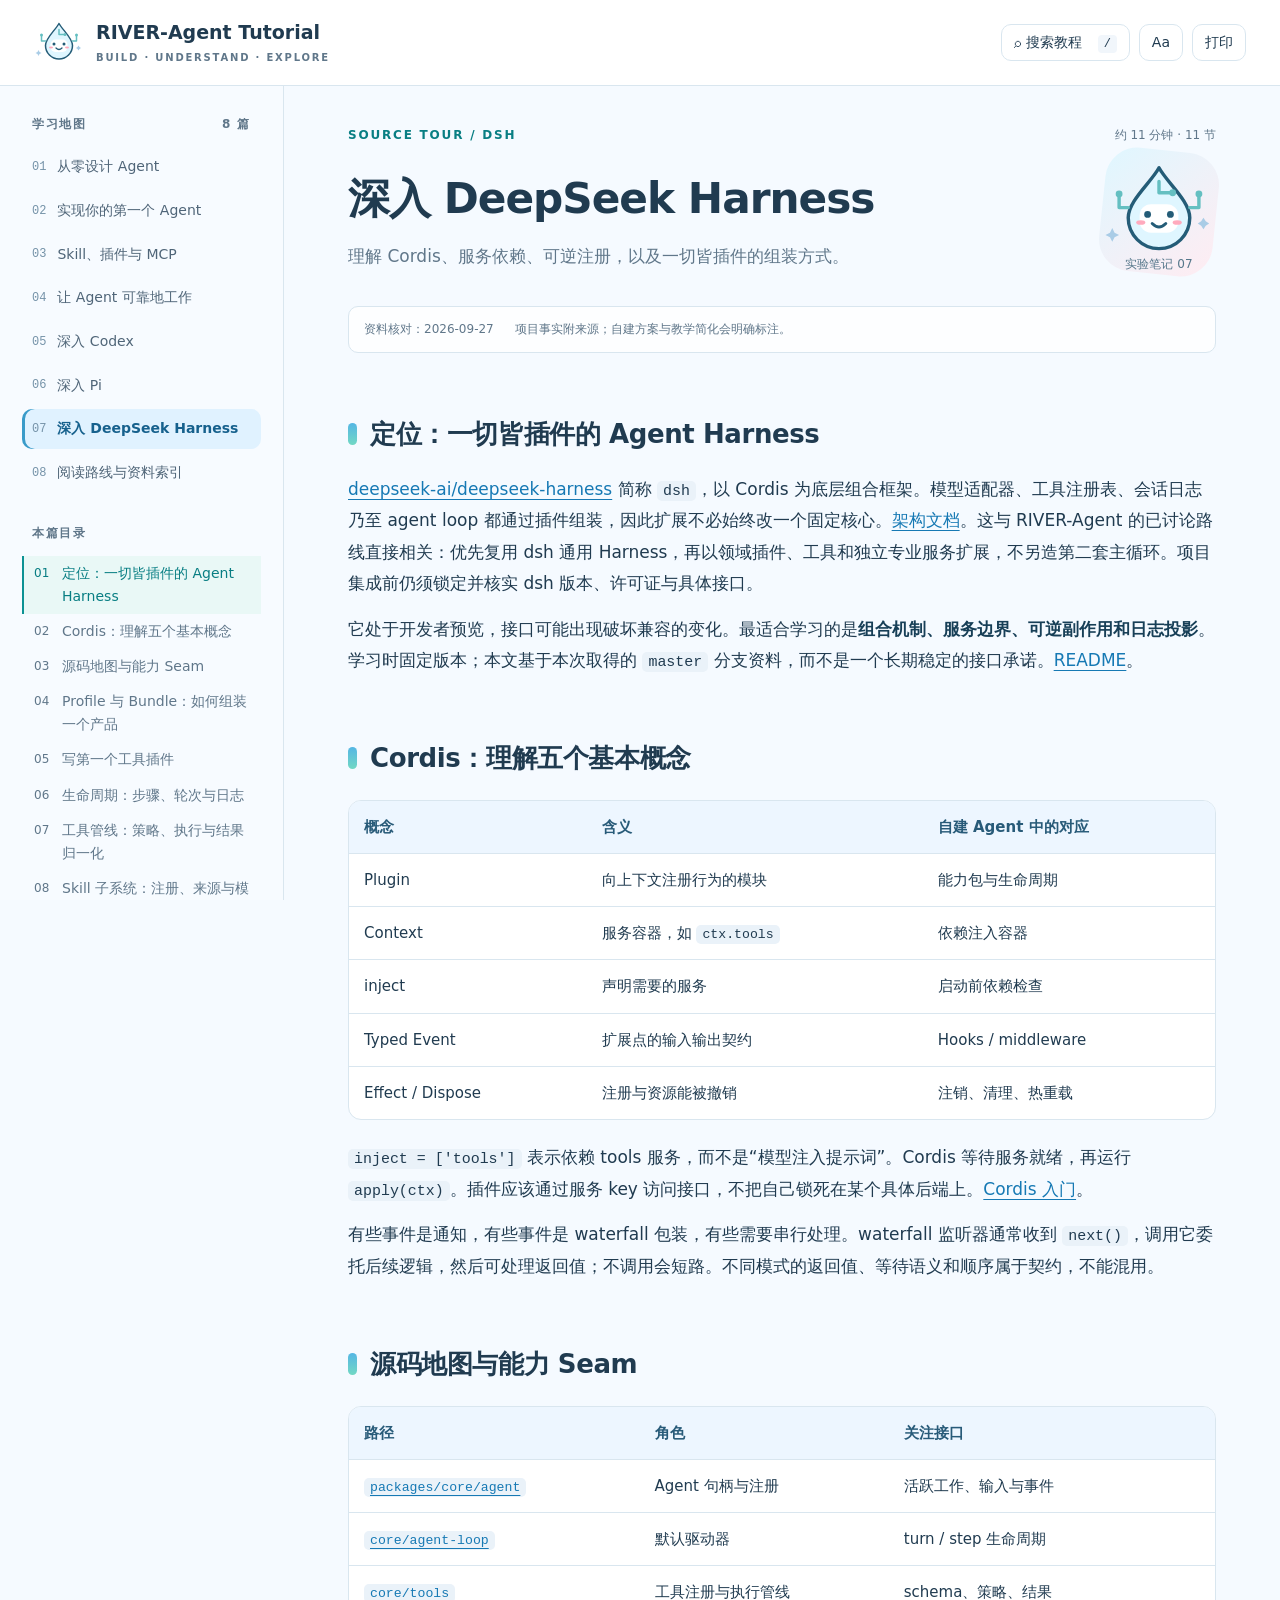
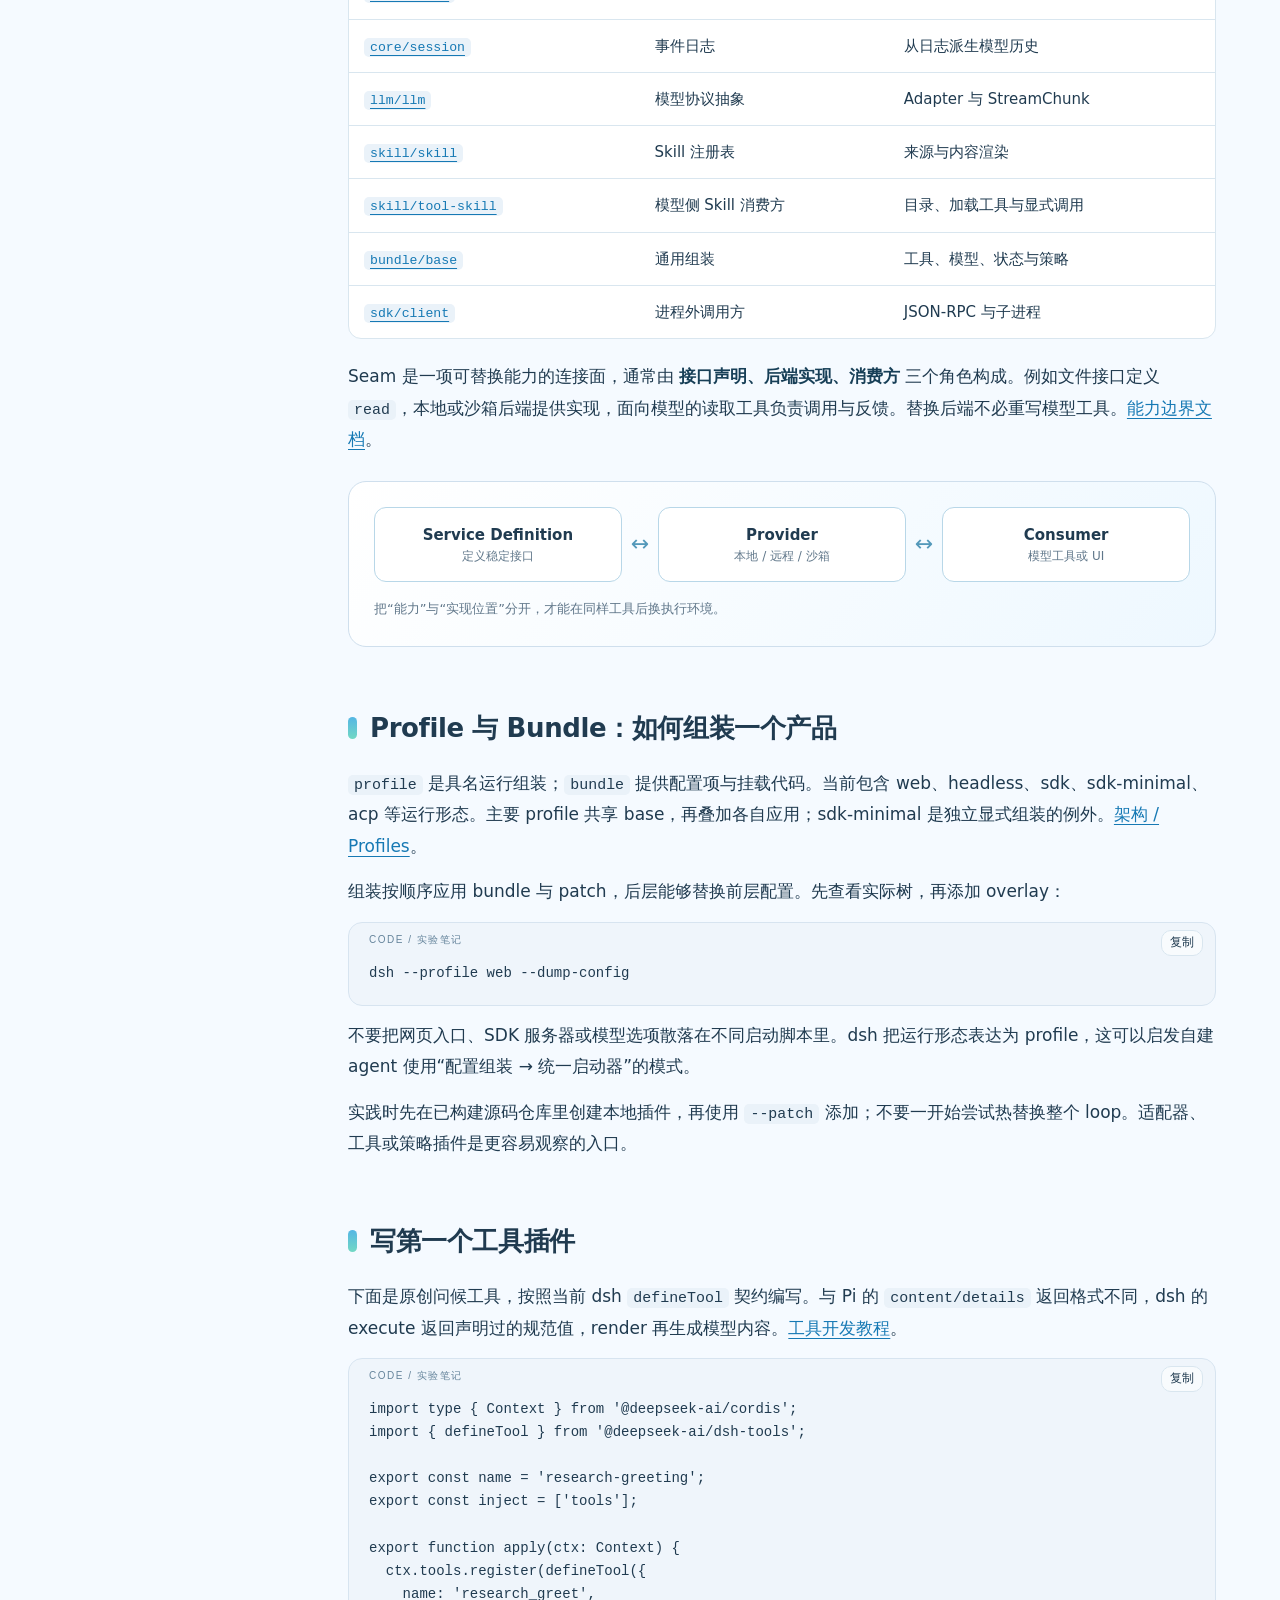
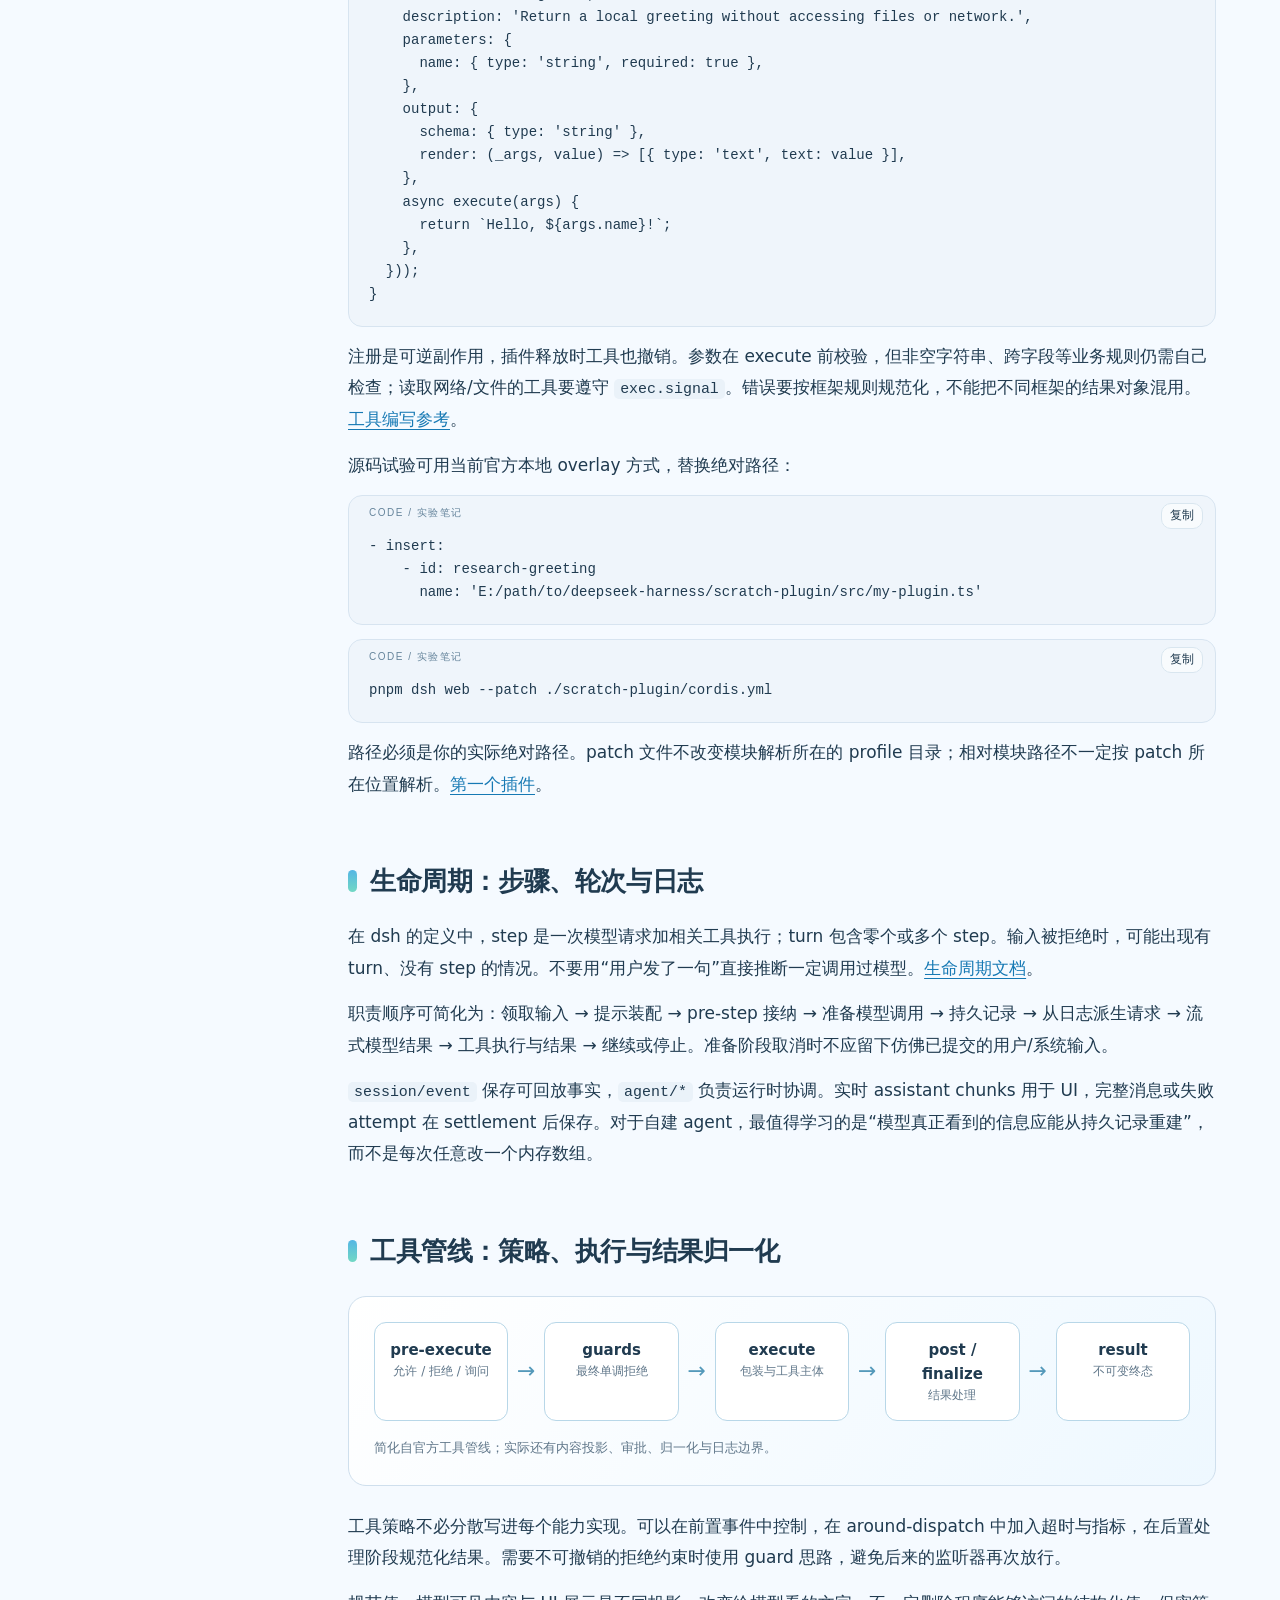
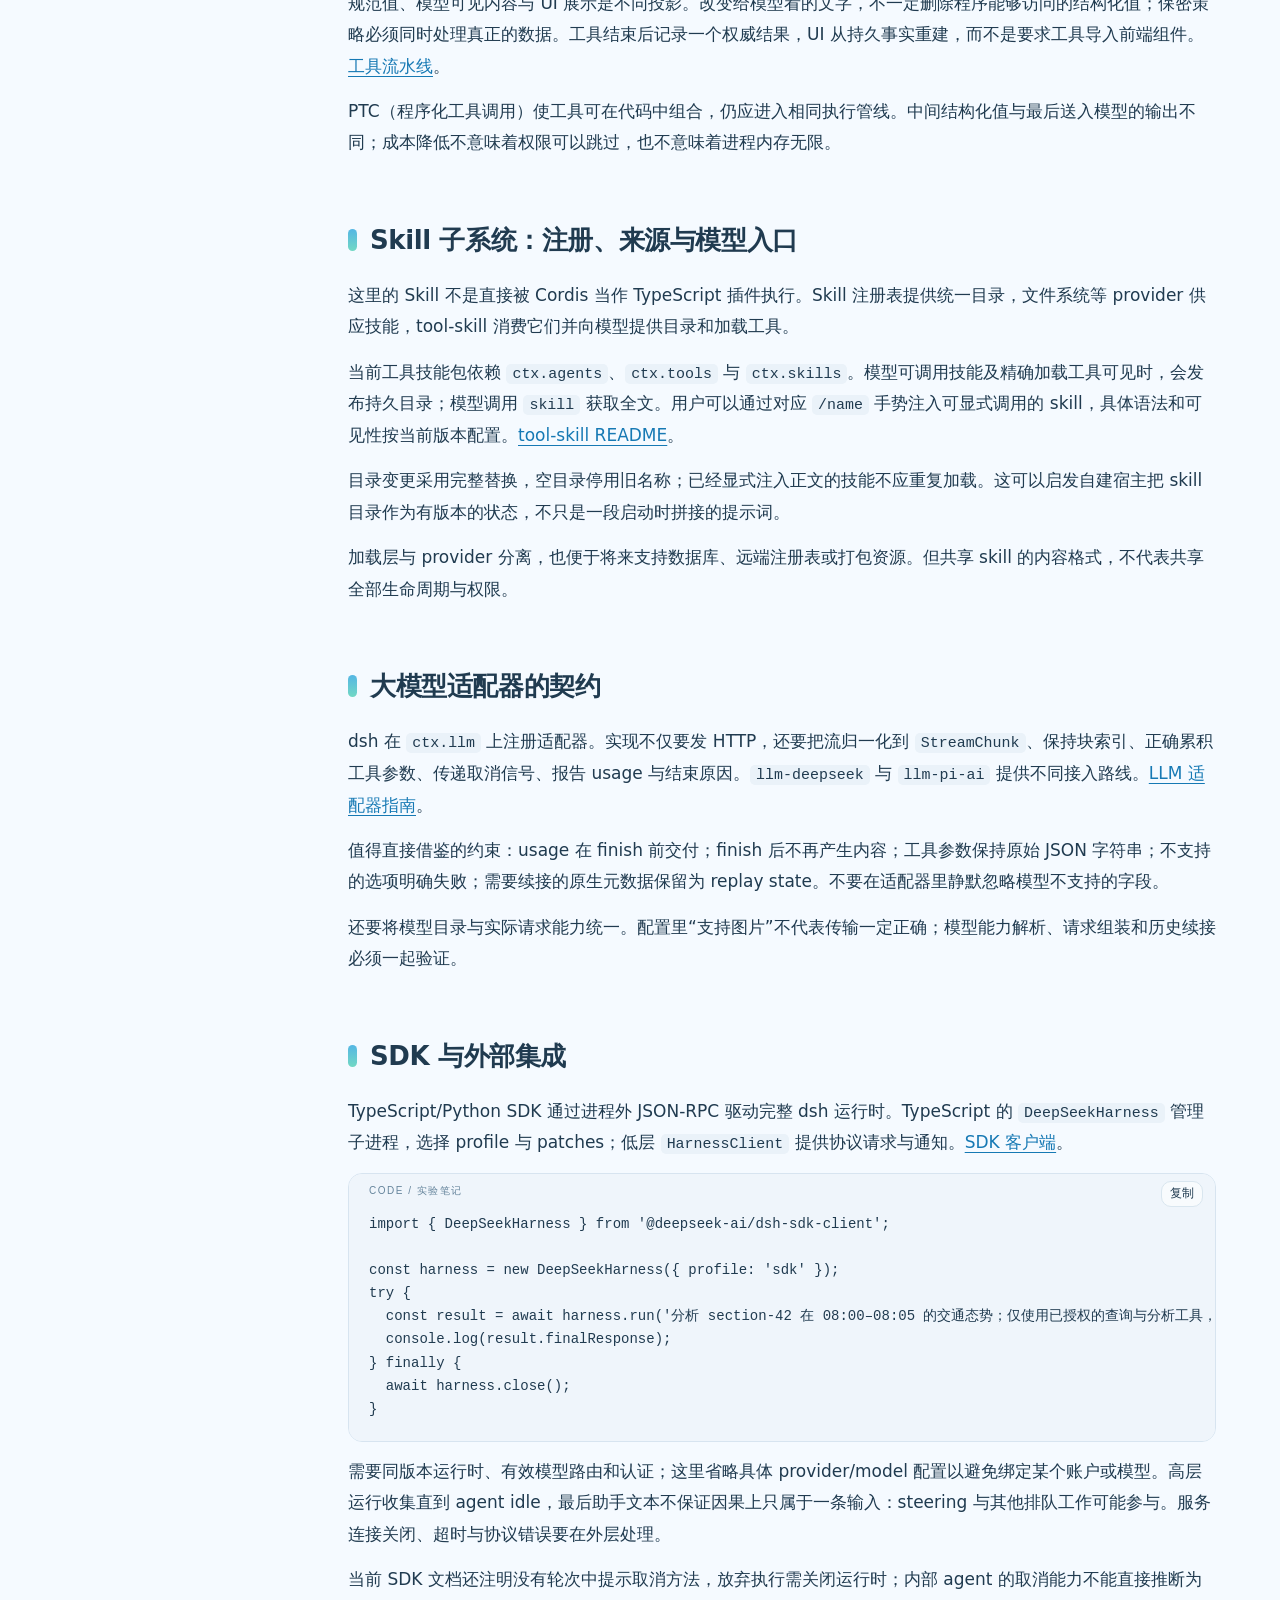
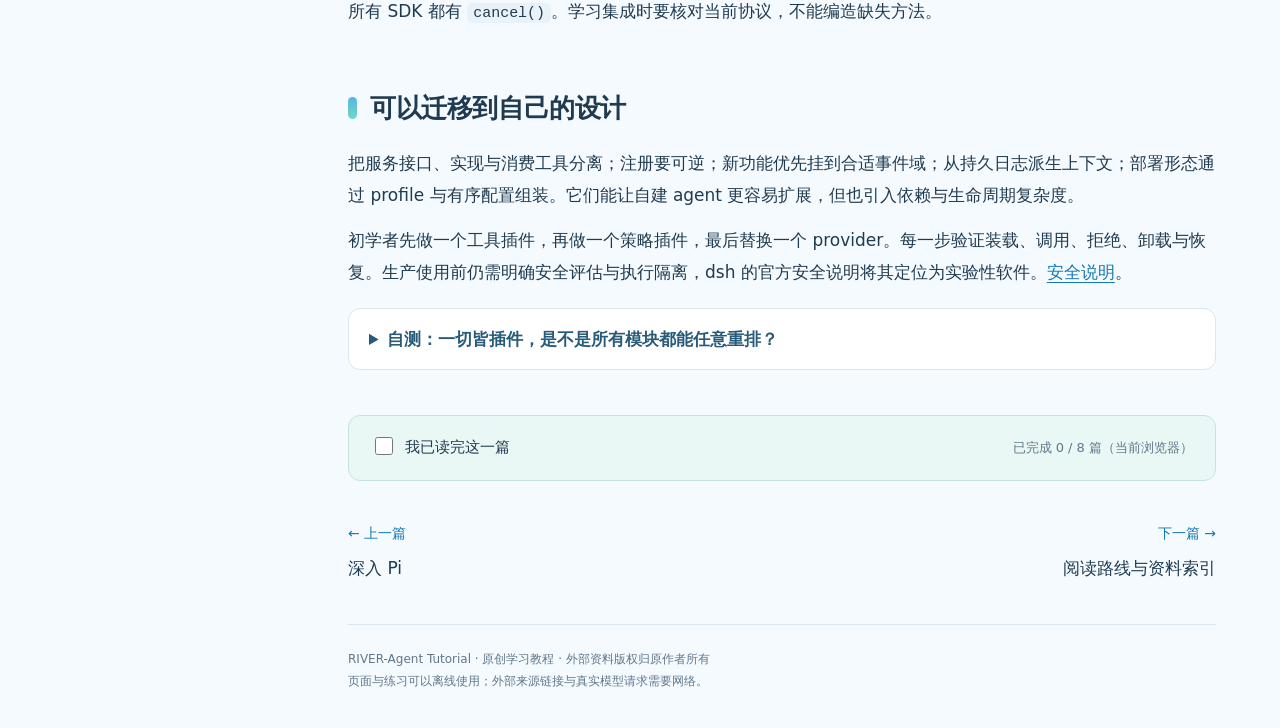
<file: agent-tutorial/deepseek.html>
<!doctype html>
<html lang="zh-CN"><head><meta charset="utf-8"><meta name="viewport" content="width=device-width,initial-scale=1"><meta name="description" content="理解 Cordis、服务依赖、可逆注册，以及一切皆插件的组装方式。"><title>深入 DeepSeek Harness · RIVER-Agent Tutorial</title><link rel="icon" type="image/svg+xml" href="assets/logo.svg"><link rel="stylesheet" href="assets/style.css"><script defer src="assets/search-index.js"></script><script defer src="assets/app.js"></script></head>
<body data-page="deepseek"><a class="skip" href="#main">跳到正文</a><div class="top-progress" id="top-progress"></div>
<header class="topbar"><a class="brand" href="index.html"><span class="brand-bot"><svg xmlns="http://www.w3.org/2000/svg" viewBox="0 0 100 86" role="img" aria-label="RIVER-Agent Tutorial 雨滴智能体标志">
  <path d="M50 5C43 18 23 34 23 49a27 27 0 0 0 54 0C77 34 57 18 50 5Z" fill="#dff6ff" stroke="#245c77" stroke-width="3" stroke-linejoin="round"/>
  <path d="M50 17v10h11" fill="none" stroke="#64bfc1" stroke-width="3" stroke-linecap="round" stroke-linejoin="round"/>
  <circle cx="62" cy="27" r="3" fill="#64bfc1"/>
  <path d="M15 31v9h8m54 0h8v-9" fill="none" stroke="#64bfc1" stroke-width="3" stroke-linecap="round" stroke-linejoin="round"/>
  <circle cx="15" cy="28" r="3" fill="#64bfc1"/><circle cx="85" cy="28" r="3" fill="#64bfc1"/>
  <rect x="33" y="37" width="34" height="25" rx="10" fill="#fff"/>
  <circle cx="40" cy="46" r="3" fill="#245c77"/><circle cx="60" cy="46" r="3" fill="#245c77"/>
  <path d="M44 54q6 6 12 0" fill="none" stroke="#245c77" stroke-width="2.5" stroke-linecap="round"/>
  <ellipse cx="34" cy="53" rx="4" ry="2" fill="#ffaabd"/><ellipse cx="66" cy="53" rx="4" ry="2" fill="#ffaabd"/>
  <path d="m9 58 2 4 4 2-4 2-2 4-2-4-4-2 4-2Zm80-9 2 3 3 2-3 2-2 3-2-3-3-2 3-2Z" fill="#a9cce6"/>
</svg>
</span><span>RIVER-Agent Tutorial<small>BUILD · UNDERSTAND · EXPLORE</small></span></a><div class="header-actions"><button id="search-open" aria-label="搜索全部教程">⌕ <span>搜索教程</span><kbd>/</kbd></button><button id="font-toggle" aria-label="切换较大字体">Aa</button><button id="print" aria-label="打印当前篇">打印</button><button id="menu-toggle" aria-expanded="false" aria-controls="sidebar">目录 ☰</button></div></header>
<div class="layout"><aside id="sidebar"><div class="side-label">学习地图 <span>8 篇</span></div><nav aria-label="篇章导航"><a class="page-link " href="index.html" ><span>01</span>从零设计 Agent</a><a class="page-link " href="build.html" ><span>02</span>实现你的第一个 Agent</a><a class="page-link " href="extensions.html" ><span>03</span>Skill、插件与 MCP</a><a class="page-link " href="reliability.html" ><span>04</span>让 Agent 可靠地工作</a><a class="page-link " href="codex.html" ><span>05</span>深入 Codex</a><a class="page-link " href="pi.html" ><span>06</span>深入 Pi</a><a class="page-link active" href="deepseek.html" aria-current=page><span>07</span>深入 DeepSeek Harness</a><a class="page-link " href="reading.html" ><span>08</span>阅读路线与资料索引</a></nav><div class="side-label local-label">本篇目录</div><nav class="local-toc" aria-label="本篇章节"><a href="#s1"><span>01</span>定位：一切皆插件的 Agent Harness</a><a href="#s2"><span>02</span>Cordis：理解五个基本概念</a><a href="#s3"><span>03</span>源码地图与能力 Seam</a><a href="#s4"><span>04</span>Profile 与 Bundle：如何组装一个产品</a><a href="#s5"><span>05</span>写第一个工具插件</a><a href="#s6"><span>06</span>生命周期：步骤、轮次与日志</a><a href="#s7"><span>07</span>工具管线：策略、执行与结果归一化</a><a href="#s8"><span>08</span>Skill 子系统：注册、来源与模型入口</a><a href="#s9"><span>09</span>大模型适配器的契约</a><a href="#s10"><span>10</span>SDK 与外部集成</a><a href="#s11"><span>11</span>可以迁移到自己的设计</a></nav><div class="side-note">从一个小循环开始<br>让每一步都有证据。<span>本地阅读 · 无外部资源依赖</span></div></aside>
<main id="main"><div class="chapter-meta"><span>SOURCE TOUR / DSH</span><span>约 11 分钟 · 11 节</span></div><div class="chapter-head"><div><h1>深入 DeepSeek Harness</h1><p>理解 Cordis、服务依赖、可逆注册，以及一切皆插件的组装方式。</p></div><div class="head-bot"><svg xmlns="http://www.w3.org/2000/svg" viewBox="0 0 100 86" role="img" aria-label="RIVER-Agent Tutorial 雨滴智能体标志">
  <path d="M50 5C43 18 23 34 23 49a27 27 0 0 0 54 0C77 34 57 18 50 5Z" fill="#dff6ff" stroke="#245c77" stroke-width="3" stroke-linejoin="round"/>
  <path d="M50 17v10h11" fill="none" stroke="#64bfc1" stroke-width="3" stroke-linecap="round" stroke-linejoin="round"/>
  <circle cx="62" cy="27" r="3" fill="#64bfc1"/>
  <path d="M15 31v9h8m54 0h8v-9" fill="none" stroke="#64bfc1" stroke-width="3" stroke-linecap="round" stroke-linejoin="round"/>
  <circle cx="15" cy="28" r="3" fill="#64bfc1"/><circle cx="85" cy="28" r="3" fill="#64bfc1"/>
  <rect x="33" y="37" width="34" height="25" rx="10" fill="#fff"/>
  <circle cx="40" cy="46" r="3" fill="#245c77"/><circle cx="60" cy="46" r="3" fill="#245c77"/>
  <path d="M44 54q6 6 12 0" fill="none" stroke="#245c77" stroke-width="2.5" stroke-linecap="round"/>
  <ellipse cx="34" cy="53" rx="4" ry="2" fill="#ffaabd"/><ellipse cx="66" cy="53" rx="4" ry="2" fill="#ffaabd"/>
  <path d="m9 58 2 4 4 2-4 2-2 4-2-4-4-2 4-2Zm80-9 2 3 3 2-3 2-2 3-2-3-3-2 3-2Z" fill="#a9cce6"/>
</svg>
<span>实验笔记 07</span></div></div><div class="source-note">资料核对：2026-09-27 <span>项目事实附来源；自建方案与教学简化会明确标注。</span></div>
<article><h2 id="s1">定位：一切皆插件的 Agent Harness</h2>
<p><a href="https://github.com/deepseek-ai/deepseek-harness">deepseek-ai/deepseek-harness</a> 简称 <code>dsh</code>，以 Cordis 为底层组合框架。模型适配器、工具注册表、会话日志乃至 agent loop 都通过插件组装，因此扩展不必始终改一个固定核心。<a href="https://github.com/deepseek-ai/deepseek-harness/blob/master/docs/architecture.zh.md">架构文档</a>。这与 RIVER-Agent 的已讨论路线直接相关：优先复用 dsh 通用 Harness，再以领域插件、工具和独立专业服务扩展，不另造第二套主循环。项目集成前仍须锁定并核实 dsh 版本、许可证与具体接口。</p>
<p>它处于开发者预览，接口可能出现破坏兼容的变化。最适合学习的是<strong>组合机制、服务边界、可逆副作用和日志投影</strong>。学习时固定版本；本文基于本次取得的 <code>master</code> 分支资料，而不是一个长期稳定的接口承诺。<a href="https://github.com/deepseek-ai/deepseek-harness/blob/master/README.zh.md">README</a>。</p>
<h2 id="s2">Cordis：理解五个基本概念</h2>
<div aria-label="可横向滚动的表格" class="table-wrap" tabindex="0"><table>
<thead>
<tr>
<th>概念</th>
<th>含义</th>
<th>自建 Agent 中的对应</th>
</tr>
</thead>
<tbody>
<tr>
<td>Plugin</td>
<td>向上下文注册行为的模块</td>
<td>能力包与生命周期</td>
</tr>
<tr>
<td>Context</td>
<td>服务容器，如 <code>ctx.tools</code></td>
<td>依赖注入容器</td>
</tr>
<tr>
<td>inject</td>
<td>声明需要的服务</td>
<td>启动前依赖检查</td>
</tr>
<tr>
<td>Typed Event</td>
<td>扩展点的输入输出契约</td>
<td>Hooks / middleware</td>
</tr>
<tr>
<td>Effect / Dispose</td>
<td>注册与资源能被撤销</td>
<td>注销、清理、热重载</td>
</tr>
</tbody>
</table></div>
<p><code>inject = ['tools']</code> 表示依赖 tools 服务，而不是“模型注入提示词”。Cordis 等待服务就绪，再运行 <code>apply(ctx)</code>。插件应该通过服务 key 访问接口，不把自己锁死在某个具体后端上。<a href="https://github.com/deepseek-ai/deepseek-harness/blob/master/docs/cordis-primer.zh.md">Cordis 入门</a>。</p>
<p>有些事件是通知，有些事件是 waterfall 包装，有些需要串行处理。waterfall 监听器通常收到 <code>next()</code>，调用它委托后续逻辑，然后可处理返回值；不调用会短路。不同模式的返回值、等待语义和顺序属于契约，不能混用。</p>
<h2 id="s3">源码地图与能力 Seam</h2>
<div aria-label="可横向滚动的表格" class="table-wrap" tabindex="0"><table>
<thead>
<tr>
<th>路径</th>
<th>角色</th>
<th>关注接口</th>
</tr>
</thead>
<tbody>
<tr>
<td><a href="https://github.com/deepseek-ai/deepseek-harness/tree/master/packages/core/agent"><code>packages/core/agent</code></a></td>
<td>Agent 句柄与注册</td>
<td>活跃工作、输入与事件</td>
</tr>
<tr>
<td><a href="https://github.com/deepseek-ai/deepseek-harness/tree/master/packages/core/agent-loop"><code>core/agent-loop</code></a></td>
<td>默认驱动器</td>
<td>turn / step 生命周期</td>
</tr>
<tr>
<td><a href="https://github.com/deepseek-ai/deepseek-harness/tree/master/packages/core/tools"><code>core/tools</code></a></td>
<td>工具注册与执行管线</td>
<td>schema、策略、结果</td>
</tr>
<tr>
<td><a href="https://github.com/deepseek-ai/deepseek-harness/tree/master/packages/core/session"><code>core/session</code></a></td>
<td>事件日志</td>
<td>从日志派生模型历史</td>
</tr>
<tr>
<td><a href="https://github.com/deepseek-ai/deepseek-harness/tree/master/packages/llm/llm"><code>llm/llm</code></a></td>
<td>模型协议抽象</td>
<td>Adapter 与 StreamChunk</td>
</tr>
<tr>
<td><a href="https://github.com/deepseek-ai/deepseek-harness/tree/master/packages/skill/skill"><code>skill/skill</code></a></td>
<td>Skill 注册表</td>
<td>来源与内容渲染</td>
</tr>
<tr>
<td><a href="https://github.com/deepseek-ai/deepseek-harness/tree/master/packages/skill/tool-skill"><code>skill/tool-skill</code></a></td>
<td>模型侧 Skill 消费方</td>
<td>目录、加载工具与显式调用</td>
</tr>
<tr>
<td><a href="https://github.com/deepseek-ai/deepseek-harness/tree/master/packages/bundle/base"><code>bundle/base</code></a></td>
<td>通用组装</td>
<td>工具、模型、状态与策略</td>
</tr>
<tr>
<td><a href="https://github.com/deepseek-ai/deepseek-harness/tree/master/packages/sdk/client"><code>sdk/client</code></a></td>
<td>进程外调用方</td>
<td>JSON-RPC 与子进程</td>
</tr>
</tbody>
</table></div>
<p>Seam 是一项可替换能力的连接面，通常由 <strong>接口声明、后端实现、消费方</strong> 三个角色构成。例如文件接口定义 <code>read</code>，本地或沙箱后端提供实现，面向模型的读取工具负责调用与反馈。替换后端不必重写模型工具。<a href="https://github.com/deepseek-ai/deepseek-harness/blob/master/docs/capability-seams.zh.md">能力边界文档</a>。</p>
<div class="diagram"><div class="flow"><div class="node">Service Definition<small>定义稳定接口</small></div><span class="arrow">↔</span><div class="node">Provider<small>本地 / 远程 / 沙箱</small></div><span class="arrow">↔</span><div class="node">Consumer<small>模型工具或 UI</small></div></div><p class="caption">把“能力”与“实现位置”分开，才能在同样工具后换执行环境。</p></div>
<h2 id="s4">Profile 与 Bundle：如何组装一个产品</h2>
<p><code>profile</code> 是具名运行组装；<code>bundle</code> 提供配置项与挂载代码。当前包含 web、headless、sdk、sdk-minimal、acp 等运行形态。主要 profile 共享 base，再叠加各自应用；sdk-minimal 是独立显式组装的例外。<a href="https://github.com/deepseek-ai/deepseek-harness/blob/master/docs/architecture.zh.md#profile-与组合包">架构 / Profiles</a>。</p>
<p>组装按顺序应用 bundle 与 patch，后层能够替换前层配置。先查看实际树，再添加 overlay：</p>
<pre tabindex="0"><code class="language-sh">dsh --profile web --dump-config
</code></pre>
<p>不要把网页入口、SDK 服务器或模型选项散落在不同启动脚本里。dsh 把运行形态表达为 profile，这可以启发自建 agent 使用“配置组装 → 统一启动器”的模式。</p>
<p>实践时先在已构建源码仓库里创建本地插件，再使用 <code>--patch</code> 添加；不要一开始尝试热替换整个 loop。适配器、工具或策略插件是更容易观察的入口。</p>
<h2 id="s5">写第一个工具插件</h2>
<p>下面是原创问候工具，按照当前 dsh <code>defineTool</code> 契约编写。与 Pi 的 <code>content/details</code> 返回格式不同，dsh 的 execute 返回声明过的规范值，render 再生成模型内容。<a href="https://github.com/deepseek-ai/deepseek-harness/blob/master/docs/user/develop/basic/tool.zh.md">工具开发教程</a>。</p>
<pre tabindex="0"><code class="language-typescript">import type { Context } from '@deepseek-ai/cordis';
import { defineTool } from '@deepseek-ai/dsh-tools';

export const name = 'research-greeting';
export const inject = ['tools'];

export function apply(ctx: Context) {
  ctx.tools.register(defineTool({
    name: 'research_greet',
    description: 'Return a local greeting without accessing files or network.',
    parameters: {
      name: { type: 'string', required: true },
    },
    output: {
      schema: { type: 'string' },
      render: (_args, value) =&gt; [{ type: 'text', text: value }],
    },
    async execute(args) {
      return `Hello, ${args.name}!`;
    },
  }));
}
</code></pre>
<p>注册是可逆副作用，插件释放时工具也撤销。参数在 execute 前校验，但非空字符串、跨字段等业务规则仍需自己检查；读取网络/文件的工具要遵守 <code>exec.signal</code>。错误要按框架规则规范化，不能把不同框架的结果对象混用。<a href="https://github.com/deepseek-ai/deepseek-harness/blob/master/docs/cookbook/adding-a-tool.zh.md">工具编写参考</a>。</p>
<p>源码试验可用当前官方本地 overlay 方式，替换绝对路径：</p>
<pre tabindex="0"><code class="language-yaml">- insert:
    - id: research-greeting
      name: 'E:/path/to/deepseek-harness/scratch-plugin/src/my-plugin.ts'
</code></pre>
<pre tabindex="0"><code class="language-sh">pnpm dsh web --patch ./scratch-plugin/cordis.yml
</code></pre>
<p>路径必须是你的实际绝对路径。patch 文件不改变模块解析所在的 profile 目录；相对模块路径不一定按 patch 所在位置解析。<a href="https://github.com/deepseek-ai/deepseek-harness/blob/master/docs/user/develop/basic/index.zh.md">第一个插件</a>。</p>
<h2 id="s6">生命周期：步骤、轮次与日志</h2>
<p>在 dsh 的定义中，step 是一次模型请求加相关工具执行；turn 包含零个或多个 step。输入被拒绝时，可能出现有 turn、没有 step 的情况。不要用“用户发了一句”直接推断一定调用过模型。<a href="https://github.com/deepseek-ai/deepseek-harness/blob/master/docs/agent-lifecycle.zh.md">生命周期文档</a>。</p>
<p>职责顺序可简化为：领取输入 → 提示装配 → pre-step 接纳 → 准备模型调用 → 持久记录 → 从日志派生请求 → 流式模型结果 → 工具执行与结果 → 继续或停止。准备阶段取消时不应留下仿佛已提交的用户/系统输入。</p>
<p><code>session/event</code> 保存可回放事实，<code>agent/*</code> 负责运行时协调。实时 assistant chunks 用于 UI，完整消息或失败 attempt 在 settlement 后保存。对于自建 agent，最值得学习的是“模型真正看到的信息应能从持久记录重建”，而不是每次任意改一个内存数组。</p>
<h2 id="s7">工具管线：策略、执行与结果归一化</h2>
<div class="diagram"><div class="flow"><div class="node">pre-execute<small>允许 / 拒绝 / 询问</small></div><span class="arrow">→</span><div class="node">guards<small>最终单调拒绝</small></div><span class="arrow">→</span><div class="node">execute<small>包装与工具主体</small></div><span class="arrow">→</span><div class="node">post / finalize<small>结果处理</small></div><span class="arrow">→</span><div class="node">result<small>不可变终态</small></div></div><p class="caption">简化自官方工具管线；实际还有内容投影、审批、归一化与日志边界。</p></div>
<p>工具策略不必分散写进每个能力实现。可以在前置事件中控制，在 around-dispatch 中加入超时与指标，在后置处理阶段规范化结果。需要不可撤销的拒绝约束时使用 guard 思路，避免后来的监听器再次放行。</p>
<p>规范值、模型可见内容与 UI 展示是不同投影。改变给模型看的文字，不一定删除程序能够访问的结构化值；保密策略必须同时处理真正的数据。工具结束后记录一个权威结果，UI 从持久事实重建，而不是要求工具导入前端组件。<a href="https://github.com/deepseek-ai/deepseek-harness/blob/master/docs/tool-execution-pipeline.zh.md">工具流水线</a>。</p>
<p>PTC（程序化工具调用）使工具可在代码中组合，仍应进入相同执行管线。中间结构化值与最后送入模型的输出不同；成本降低不意味着权限可以跳过，也不意味着进程内存无限。</p>
<h2 id="s8">Skill 子系统：注册、来源与模型入口</h2>
<p>这里的 Skill 不是直接被 Cordis 当作 TypeScript 插件执行。Skill 注册表提供统一目录，文件系统等 provider 供应技能，tool-skill 消费它们并向模型提供目录和加载工具。</p>
<p>当前工具技能包依赖 <code>ctx.agents</code>、<code>ctx.tools</code> 与 <code>ctx.skills</code>。模型可调用技能及精确加载工具可见时，会发布持久目录；模型调用 <code>skill</code> 获取全文。用户可以通过对应 <code>/name</code> 手势注入可显式调用的 skill，具体语法和可见性按当前版本配置。<a href="https://github.com/deepseek-ai/deepseek-harness/blob/master/packages/skill/tool-skill/README.zh.md">tool-skill README</a>。</p>
<p>目录变更采用完整替换，空目录停用旧名称；已经显式注入正文的技能不应重复加载。这可以启发自建宿主把 skill 目录作为有版本的状态，不只是一段启动时拼接的提示词。</p>
<p>加载层与 provider 分离，也便于将来支持数据库、远端注册表或打包资源。但共享 skill 的内容格式，不代表共享全部生命周期与权限。</p>
<h2 id="s9">大模型适配器的契约</h2>
<p>dsh 在 <code>ctx.llm</code> 上注册适配器。实现不仅要发 HTTP，还要把流归一化到 <code>StreamChunk</code>、保持块索引、正确累积工具参数、传递取消信号、报告 usage 与结束原因。<code>llm-deepseek</code> 与 <code>llm-pi-ai</code> 提供不同接入路线。<a href="https://github.com/deepseek-ai/deepseek-harness/blob/master/docs/cookbook/adding-an-llm-adapter.zh.md">LLM 适配器指南</a>。</p>
<p>值得直接借鉴的约束：usage 在 finish 前交付；finish 后不再产生内容；工具参数保持原始 JSON 字符串；不支持的选项明确失败；需要续接的原生元数据保留为 replay state。不要在适配器里静默忽略模型不支持的字段。</p>
<p>还要将模型目录与实际请求能力统一。配置里“支持图片”不代表传输一定正确；模型能力解析、请求组装和历史续接必须一起验证。</p>
<h2 id="s10">SDK 与外部集成</h2>
<p>TypeScript/Python SDK 通过进程外 JSON-RPC 驱动完整 dsh 运行时。TypeScript 的 <code>DeepSeekHarness</code> 管理子进程，选择 profile 与 patches；低层 <code>HarnessClient</code> 提供协议请求与通知。<a href="https://github.com/deepseek-ai/deepseek-harness/blob/master/packages/sdk/client/README.zh.md">SDK 客户端</a>。</p>
<pre tabindex="0"><code class="language-typescript">import { DeepSeekHarness } from '@deepseek-ai/dsh-sdk-client';

const harness = new DeepSeekHarness({ profile: 'sdk' });
try {
  const result = await harness.run('分析 section-42 在 08:00–08:05 的交通态势；仅使用已授权的查询与分析工具，给出证据来源、数据有效时间和局限。');
  console.log(result.finalResponse);
} finally {
  await harness.close();
}
</code></pre>
<p>需要同版本运行时、有效模型路由和认证；这里省略具体 provider/model 配置以避免绑定某个账户或模型。高层运行收集直到 agent idle，最后助手文本不保证因果上只属于一条输入：steering 与其他排队工作可能参与。服务连接关闭、超时与协议错误要在外层处理。</p>
<p>当前 SDK 文档还注明没有轮次中提示取消方法，放弃执行需关闭运行时；内部 agent 的取消能力不能直接推断为所有 SDK 都有 <code>cancel()</code>。学习集成时要核对当前协议，不能编造缺失方法。</p>
<h2 id="s11">可以迁移到自己的设计</h2>
<p>把服务接口、实现与消费工具分离；注册要可逆；新功能优先挂到合适事件域；从持久日志派生上下文；部署形态通过 profile 与有序配置组装。它们能让自建 agent 更容易扩展，但也引入依赖与生命周期复杂度。</p>
<p>初学者先做一个工具插件，再做一个策略插件，最后替换一个 provider。每一步验证装载、调用、拒绝、卸载与恢复。生产使用前仍需明确安全评估与执行隔离，dsh 的官方安全说明将其定位为实验性软件。<a href="https://github.com/deepseek-ai/deepseek-harness/blob/master/SAFETY.zh.md">安全说明</a>。</p>
<details><summary>自测：一切皆插件，是不是所有模块都能任意重排？</summary><p>不是。服务依赖、事件顺序、不变量与资源所有权限制组合方式。可替换意味着接口稳定、契约清晰；不是消除模块之间的关系。先通过 dump-config 和文档理解实际组合，再修改 overlay。</p></details></article><div class="chapter-complete"><label><input type="checkbox" id="completed"> 我已读完这一篇</label><span id="complete-count"></span></div><nav class="pager" aria-label="上一篇与下一篇"><a href="pi.html">← 上一篇<small>深入 Pi</small></a><a href="reading.html">下一篇 →<small>阅读路线与资料索引</small></a></nav><footer>RIVER-Agent Tutorial · 原创学习教程 · 外部资料版权归原作者所有<br>页面与练习可以离线使用；外部来源链接与真实模型请求需要网络。</footer></main></div>
<dialog id="search-dialog" aria-labelledby="search-title"><div class="search-head"><h2 id="search-title">搜索全部教程</h2><button id="search-close" aria-label="关闭搜索">×</button></div><input id="search-input" type="search" placeholder="试试：skill、工具调用、沙箱、恢复…" aria-label="搜索关键词"><p id="search-status" role="status">输入关键词，搜索全部 8 篇教程。</p><div id="search-results"></div></dialog><div id="toast" role="status"></div></body></html>
</file>
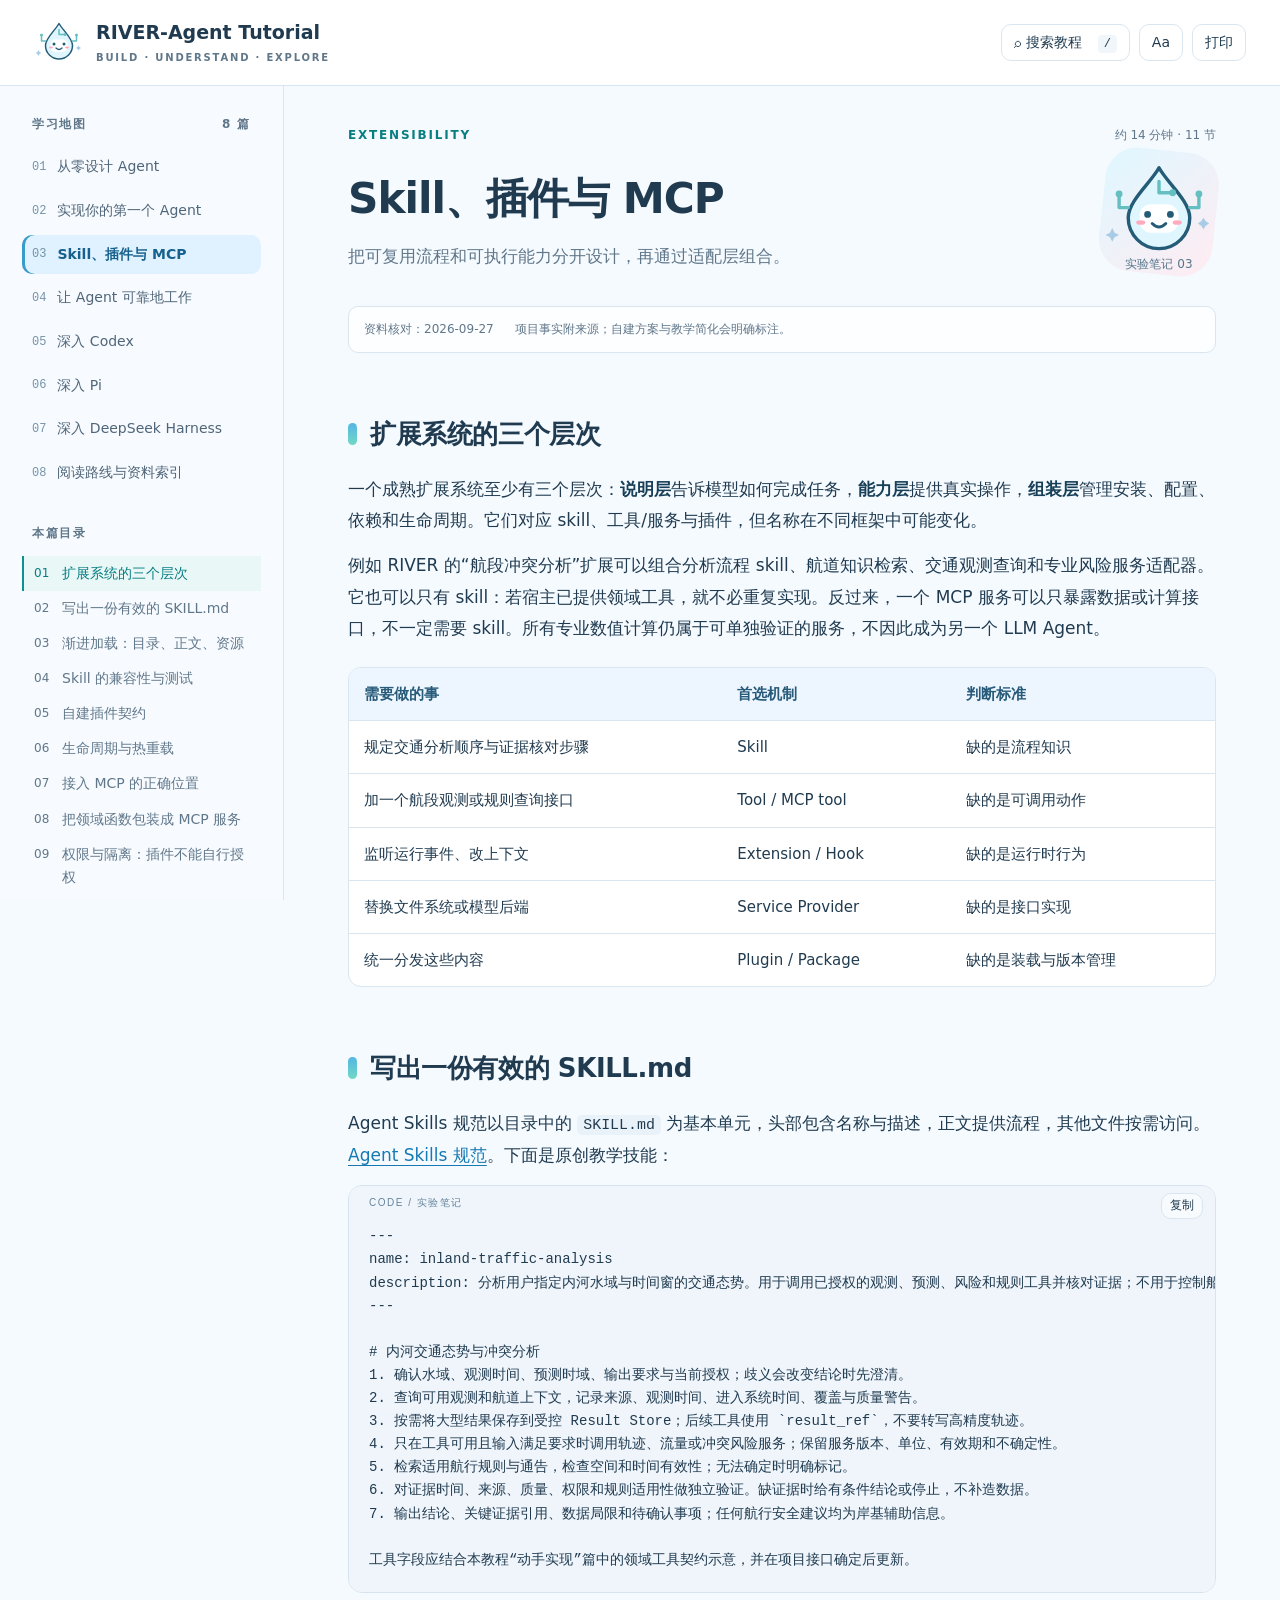
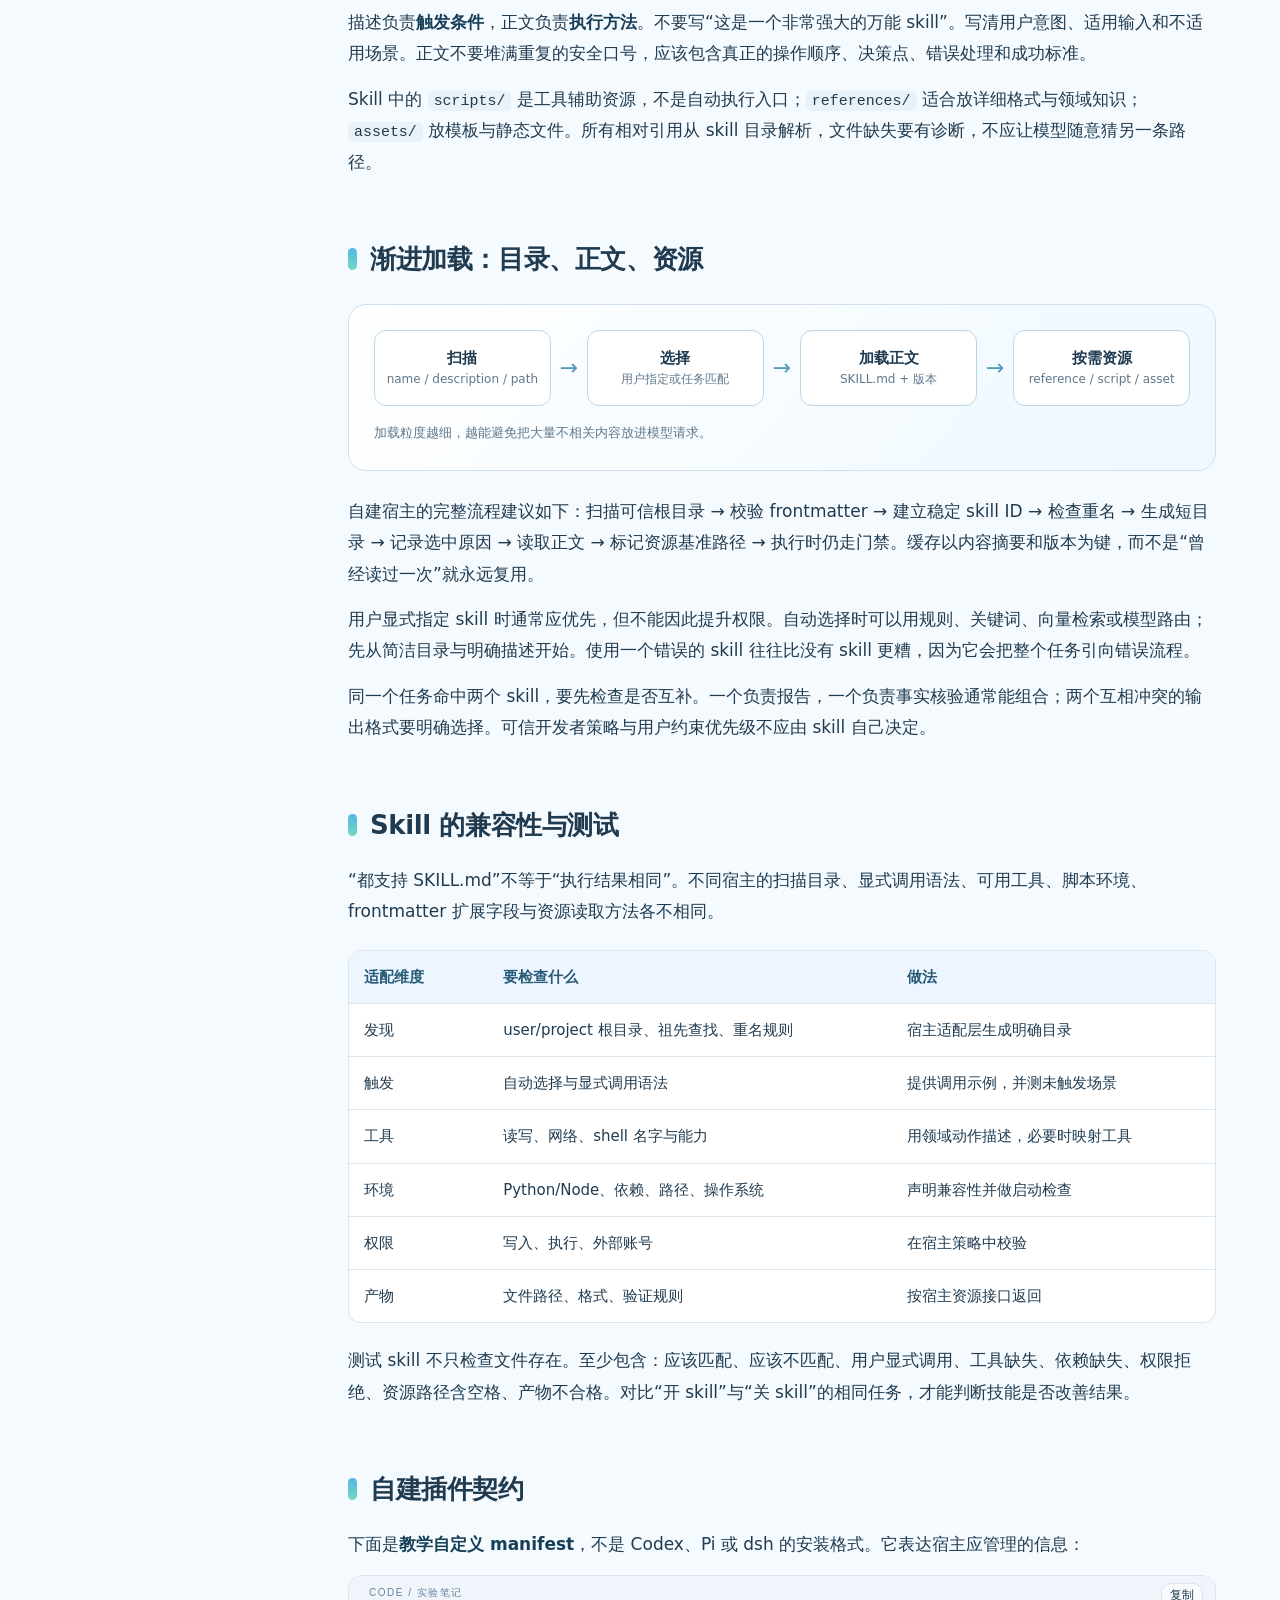
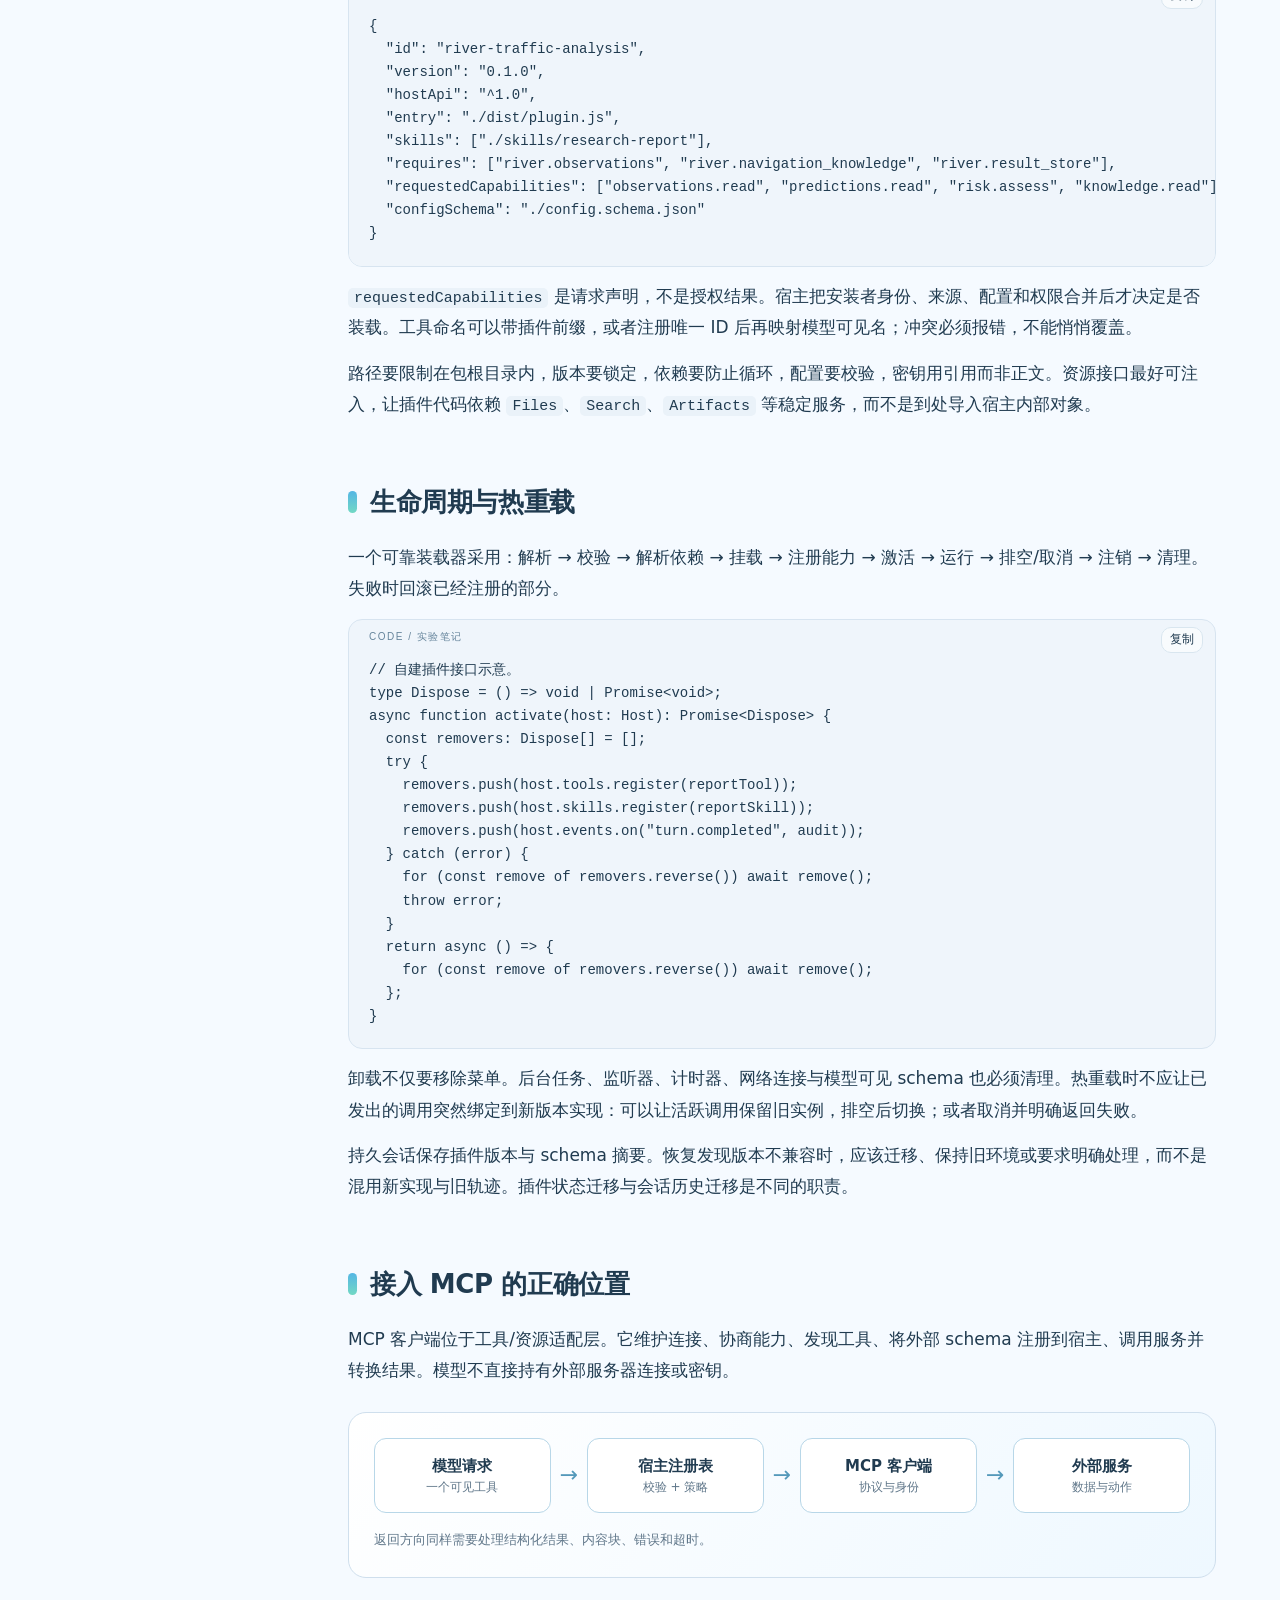
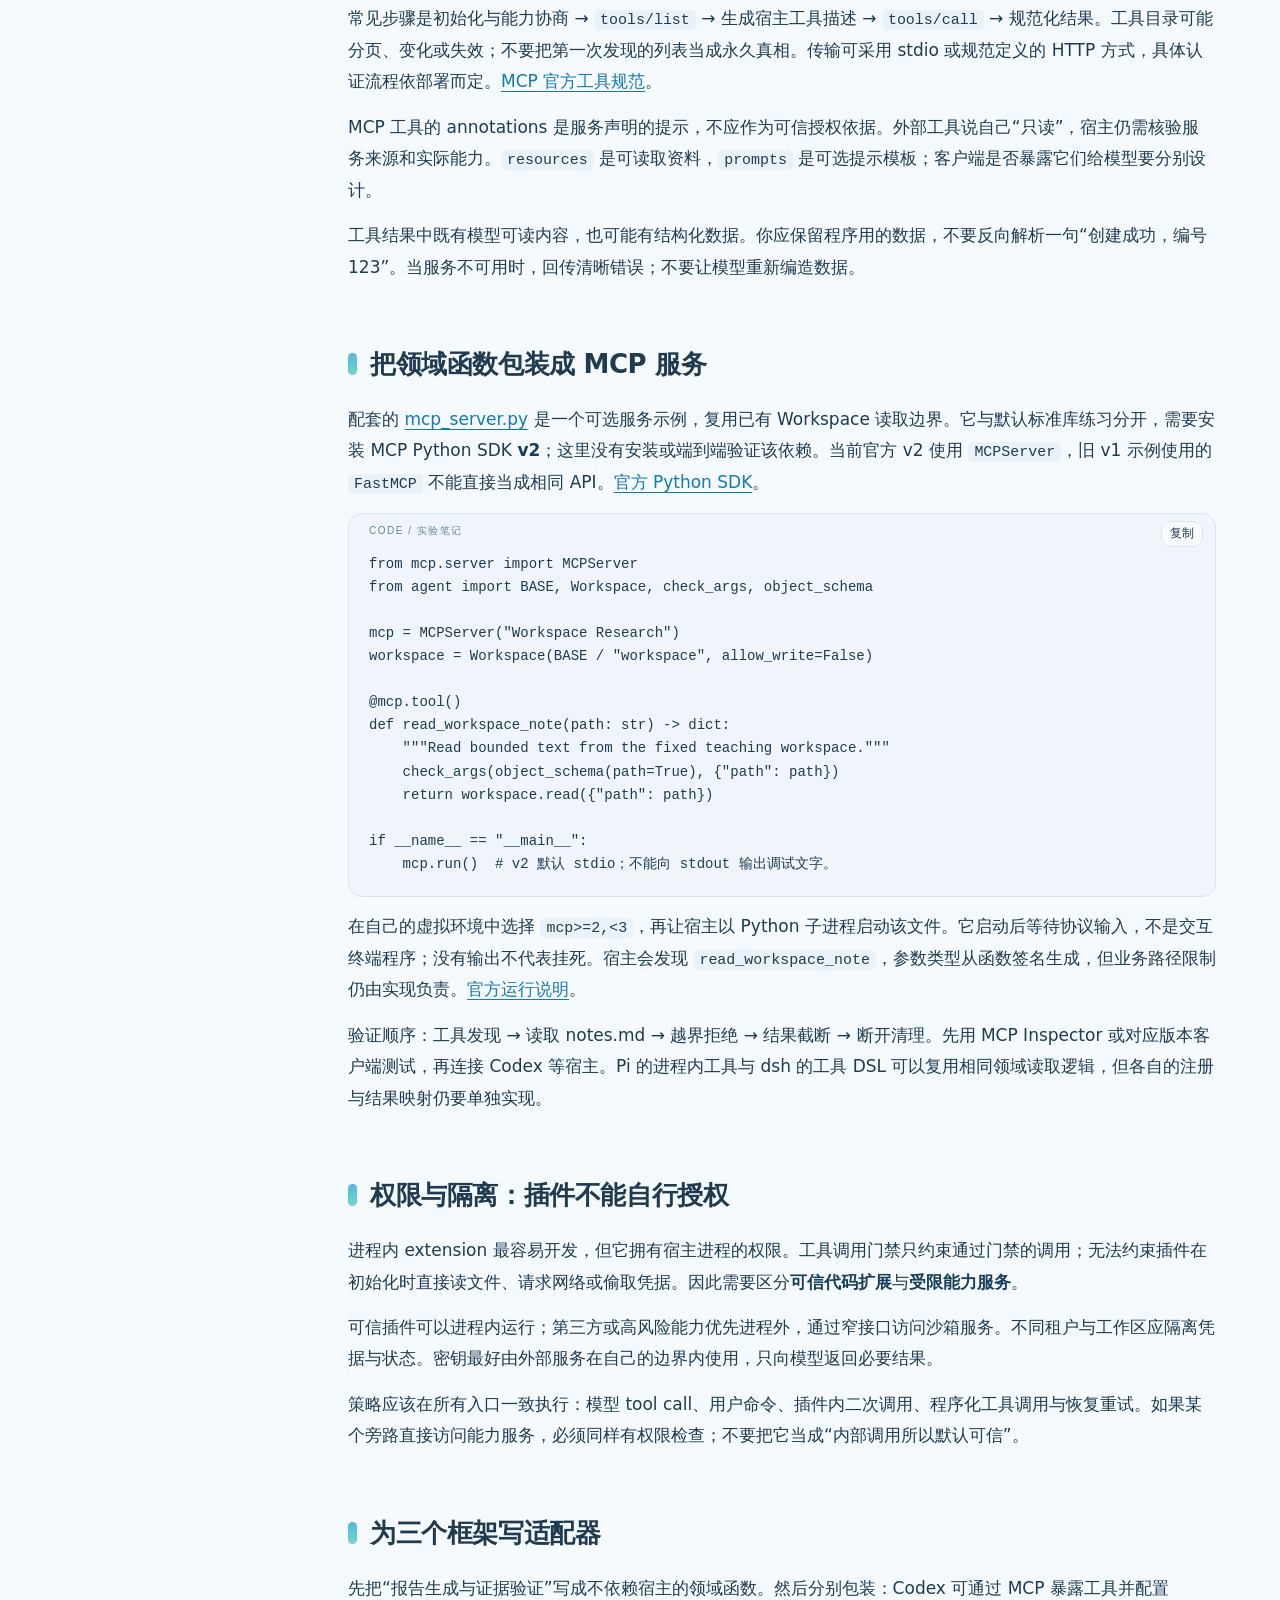
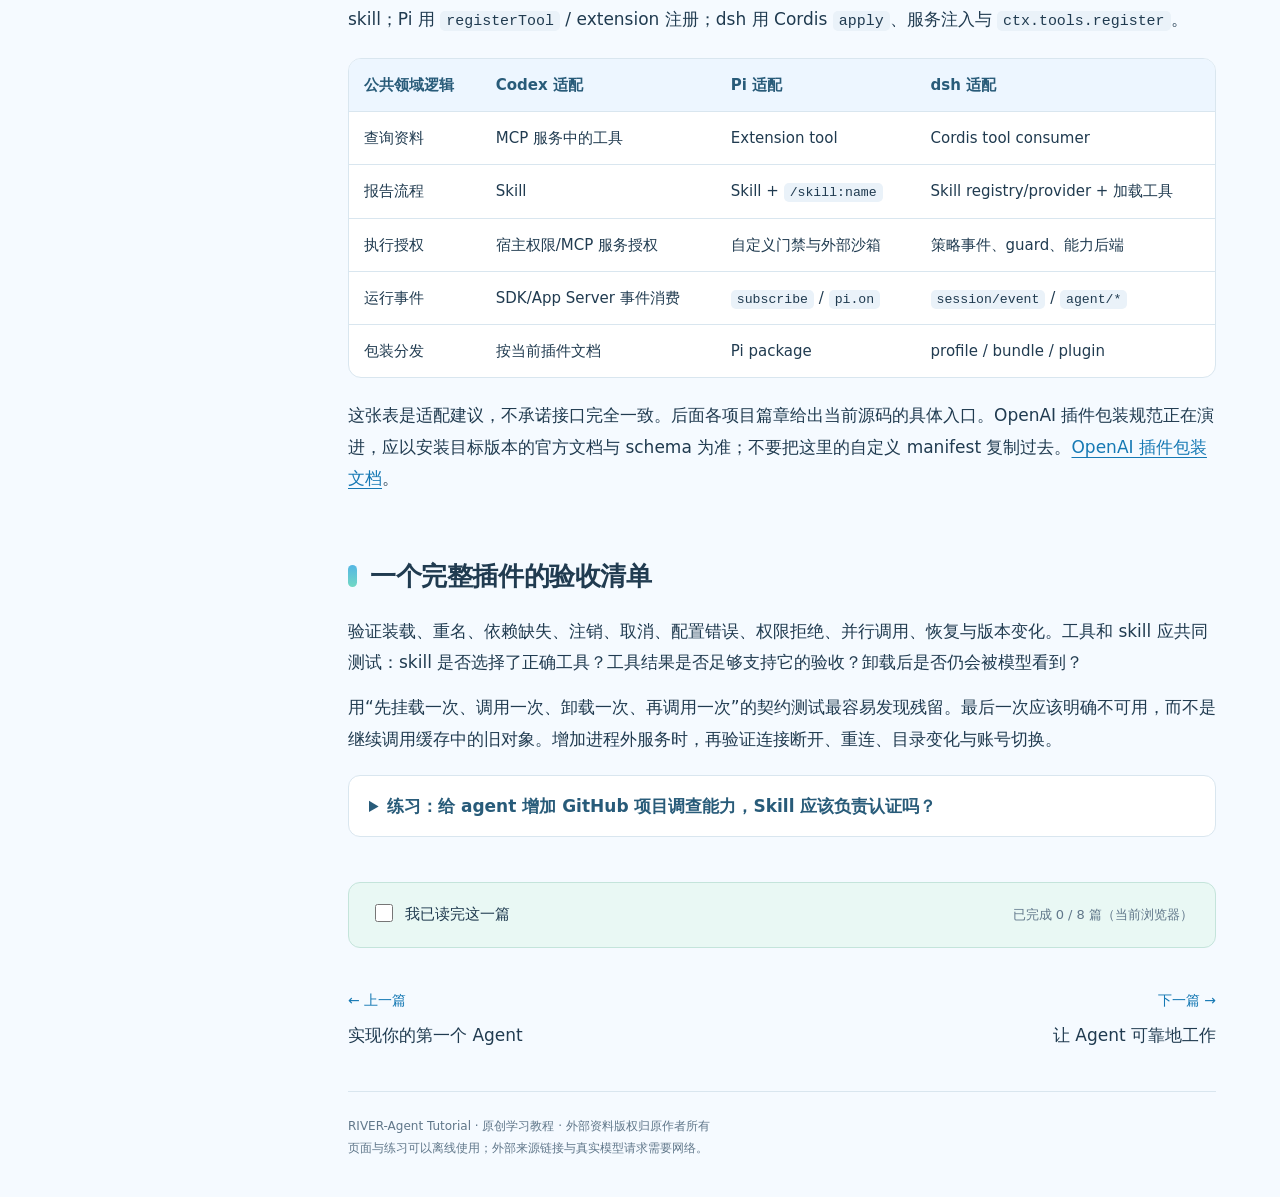
<file: agent-tutorial/extensions.html>
<!doctype html>
<html lang="zh-CN"><head><meta charset="utf-8"><meta name="viewport" content="width=device-width,initial-scale=1"><meta name="description" content="把可复用流程和可执行能力分开设计，再通过适配层组合。"><title>Skill、插件与 MCP · RIVER-Agent Tutorial</title><link rel="icon" type="image/svg+xml" href="assets/logo.svg"><link rel="stylesheet" href="assets/style.css"><script defer src="assets/search-index.js"></script><script defer src="assets/app.js"></script></head>
<body data-page="extensions"><a class="skip" href="#main">跳到正文</a><div class="top-progress" id="top-progress"></div>
<header class="topbar"><a class="brand" href="index.html"><span class="brand-bot"><svg xmlns="http://www.w3.org/2000/svg" viewBox="0 0 100 86" role="img" aria-label="RIVER-Agent Tutorial 雨滴智能体标志">
  <path d="M50 5C43 18 23 34 23 49a27 27 0 0 0 54 0C77 34 57 18 50 5Z" fill="#dff6ff" stroke="#245c77" stroke-width="3" stroke-linejoin="round"/>
  <path d="M50 17v10h11" fill="none" stroke="#64bfc1" stroke-width="3" stroke-linecap="round" stroke-linejoin="round"/>
  <circle cx="62" cy="27" r="3" fill="#64bfc1"/>
  <path d="M15 31v9h8m54 0h8v-9" fill="none" stroke="#64bfc1" stroke-width="3" stroke-linecap="round" stroke-linejoin="round"/>
  <circle cx="15" cy="28" r="3" fill="#64bfc1"/><circle cx="85" cy="28" r="3" fill="#64bfc1"/>
  <rect x="33" y="37" width="34" height="25" rx="10" fill="#fff"/>
  <circle cx="40" cy="46" r="3" fill="#245c77"/><circle cx="60" cy="46" r="3" fill="#245c77"/>
  <path d="M44 54q6 6 12 0" fill="none" stroke="#245c77" stroke-width="2.5" stroke-linecap="round"/>
  <ellipse cx="34" cy="53" rx="4" ry="2" fill="#ffaabd"/><ellipse cx="66" cy="53" rx="4" ry="2" fill="#ffaabd"/>
  <path d="m9 58 2 4 4 2-4 2-2 4-2-4-4-2 4-2Zm80-9 2 3 3 2-3 2-2 3-2-3-3-2 3-2Z" fill="#a9cce6"/>
</svg>
</span><span>RIVER-Agent Tutorial<small>BUILD · UNDERSTAND · EXPLORE</small></span></a><div class="header-actions"><button id="search-open" aria-label="搜索全部教程">⌕ <span>搜索教程</span><kbd>/</kbd></button><button id="font-toggle" aria-label="切换较大字体">Aa</button><button id="print" aria-label="打印当前篇">打印</button><button id="menu-toggle" aria-expanded="false" aria-controls="sidebar">目录 ☰</button></div></header>
<div class="layout"><aside id="sidebar"><div class="side-label">学习地图 <span>8 篇</span></div><nav aria-label="篇章导航"><a class="page-link " href="index.html" ><span>01</span>从零设计 Agent</a><a class="page-link " href="build.html" ><span>02</span>实现你的第一个 Agent</a><a class="page-link active" href="extensions.html" aria-current=page><span>03</span>Skill、插件与 MCP</a><a class="page-link " href="reliability.html" ><span>04</span>让 Agent 可靠地工作</a><a class="page-link " href="codex.html" ><span>05</span>深入 Codex</a><a class="page-link " href="pi.html" ><span>06</span>深入 Pi</a><a class="page-link " href="deepseek.html" ><span>07</span>深入 DeepSeek Harness</a><a class="page-link " href="reading.html" ><span>08</span>阅读路线与资料索引</a></nav><div class="side-label local-label">本篇目录</div><nav class="local-toc" aria-label="本篇章节"><a href="#s1"><span>01</span>扩展系统的三个层次</a><a href="#s2"><span>02</span>写出一份有效的 SKILL.md</a><a href="#s3"><span>03</span>渐进加载：目录、正文、资源</a><a href="#s4"><span>04</span>Skill 的兼容性与测试</a><a href="#s5"><span>05</span>自建插件契约</a><a href="#s6"><span>06</span>生命周期与热重载</a><a href="#s7"><span>07</span>接入 MCP 的正确位置</a><a href="#s8"><span>08</span>把领域函数包装成 MCP 服务</a><a href="#s9"><span>09</span>权限与隔离：插件不能自行授权</a><a href="#s10"><span>10</span>为三个框架写适配器</a><a href="#s11"><span>11</span>一个完整插件的验收清单</a></nav><div class="side-note">从一个小循环开始<br>让每一步都有证据。<span>本地阅读 · 无外部资源依赖</span></div></aside>
<main id="main"><div class="chapter-meta"><span>EXTENSIBILITY</span><span>约 14 分钟 · 11 节</span></div><div class="chapter-head"><div><h1>Skill、插件与 MCP</h1><p>把可复用流程和可执行能力分开设计，再通过适配层组合。</p></div><div class="head-bot"><svg xmlns="http://www.w3.org/2000/svg" viewBox="0 0 100 86" role="img" aria-label="RIVER-Agent Tutorial 雨滴智能体标志">
  <path d="M50 5C43 18 23 34 23 49a27 27 0 0 0 54 0C77 34 57 18 50 5Z" fill="#dff6ff" stroke="#245c77" stroke-width="3" stroke-linejoin="round"/>
  <path d="M50 17v10h11" fill="none" stroke="#64bfc1" stroke-width="3" stroke-linecap="round" stroke-linejoin="round"/>
  <circle cx="62" cy="27" r="3" fill="#64bfc1"/>
  <path d="M15 31v9h8m54 0h8v-9" fill="none" stroke="#64bfc1" stroke-width="3" stroke-linecap="round" stroke-linejoin="round"/>
  <circle cx="15" cy="28" r="3" fill="#64bfc1"/><circle cx="85" cy="28" r="3" fill="#64bfc1"/>
  <rect x="33" y="37" width="34" height="25" rx="10" fill="#fff"/>
  <circle cx="40" cy="46" r="3" fill="#245c77"/><circle cx="60" cy="46" r="3" fill="#245c77"/>
  <path d="M44 54q6 6 12 0" fill="none" stroke="#245c77" stroke-width="2.5" stroke-linecap="round"/>
  <ellipse cx="34" cy="53" rx="4" ry="2" fill="#ffaabd"/><ellipse cx="66" cy="53" rx="4" ry="2" fill="#ffaabd"/>
  <path d="m9 58 2 4 4 2-4 2-2 4-2-4-4-2 4-2Zm80-9 2 3 3 2-3 2-2 3-2-3-3-2 3-2Z" fill="#a9cce6"/>
</svg>
<span>实验笔记 03</span></div></div><div class="source-note">资料核对：2026-09-27 <span>项目事实附来源；自建方案与教学简化会明确标注。</span></div>
<article><h2 id="s1">扩展系统的三个层次</h2>
<p>一个成熟扩展系统至少有三个层次：<strong>说明层</strong>告诉模型如何完成任务，<strong>能力层</strong>提供真实操作，<strong>组装层</strong>管理安装、配置、依赖和生命周期。它们对应 skill、工具/服务与插件，但名称在不同框架中可能变化。</p>
<p>例如 RIVER 的“航段冲突分析”扩展可以组合分析流程 skill、航道知识检索、交通观测查询和专业风险服务适配器。它也可以只有 skill：若宿主已提供领域工具，就不必重复实现。反过来，一个 MCP 服务可以只暴露数据或计算接口，不一定需要 skill。所有专业数值计算仍属于可单独验证的服务，不因此成为另一个 LLM Agent。</p>
<div aria-label="可横向滚动的表格" class="table-wrap" tabindex="0"><table>
<thead>
<tr>
<th>需要做的事</th>
<th>首选机制</th>
<th>判断标准</th>
</tr>
</thead>
<tbody>
<tr>
<td>规定交通分析顺序与证据核对步骤</td>
<td>Skill</td>
<td>缺的是流程知识</td>
</tr>
<tr>
<td>加一个航段观测或规则查询接口</td>
<td>Tool / MCP tool</td>
<td>缺的是可调用动作</td>
</tr>
<tr>
<td>监听运行事件、改上下文</td>
<td>Extension / Hook</td>
<td>缺的是运行时行为</td>
</tr>
<tr>
<td>替换文件系统或模型后端</td>
<td>Service Provider</td>
<td>缺的是接口实现</td>
</tr>
<tr>
<td>统一分发这些内容</td>
<td>Plugin / Package</td>
<td>缺的是装载与版本管理</td>
</tr>
</tbody>
</table></div>
<h2 id="s2">写出一份有效的 SKILL.md</h2>
<p>Agent Skills 规范以目录中的 <code>SKILL.md</code> 为基本单元，头部包含名称与描述，正文提供流程，其他文件按需访问。<a href="https://agentskills.io/specification">Agent Skills 规范</a>。下面是原创教学技能：</p>
<pre tabindex="0"><code class="language-markdown">---
name: inland-traffic-analysis
description: 分析用户指定内河水域与时间窗的交通态势。用于调用已授权的观测、预测、风险和规则工具并核对证据；不用于控制船舶或发布约束性航行指令。
---

# 内河交通态势与冲突分析
1. 确认水域、观测时间、预测时域、输出要求与当前授权；歧义会改变结论时先澄清。
2. 查询可用观测和航道上下文，记录来源、观测时间、进入系统时间、覆盖与质量警告。
3. 按需将大型结果保存到受控 Result Store；后续工具使用 `result_ref`，不要转写高精度轨迹。
4. 只在工具可用且输入满足要求时调用轨迹、流量或冲突风险服务；保留服务版本、单位、有效期和不确定性。
5. 检索适用航行规则与通告，检查空间和时间有效性；无法确定时明确标记。
6. 对证据时间、来源、质量、权限和规则适用性做独立验证。缺证据时给有条件结论或停止，不补造数据。
7. 输出结论、关键证据引用、数据局限和待确认事项；任何航行安全建议均为岸基辅助信息。

工具字段应结合本教程“动手实现”篇中的领域工具契约示意，并在项目接口确定后更新。
</code></pre>
<p>描述负责<strong>触发条件</strong>，正文负责<strong>执行方法</strong>。不要写“这是一个非常强大的万能 skill”。写清用户意图、适用输入和不适用场景。正文不要堆满重复的安全口号，应该包含真正的操作顺序、决策点、错误处理和成功标准。</p>
<p>Skill 中的 <code>scripts/</code> 是工具辅助资源，不是自动执行入口；<code>references/</code> 适合放详细格式与领域知识；<code>assets/</code> 放模板与静态文件。所有相对引用从 skill 目录解析，文件缺失要有诊断，不应让模型随意猜另一条路径。</p>
<h2 id="s3">渐进加载：目录、正文、资源</h2>
<div class="diagram"><div class="flow"><div class="node">扫描<small>name / description / path</small></div><span class="arrow">→</span><div class="node">选择<small>用户指定或任务匹配</small></div><span class="arrow">→</span><div class="node">加载正文<small>SKILL.md + 版本</small></div><span class="arrow">→</span><div class="node">按需资源<small>reference / script / asset</small></div></div><p class="caption">加载粒度越细，越能避免把大量不相关内容放进模型请求。</p></div>
<p>自建宿主的完整流程建议如下：扫描可信根目录 → 校验 frontmatter → 建立稳定 skill ID → 检查重名 → 生成短目录 → 记录选中原因 → 读取正文 → 标记资源基准路径 → 执行时仍走门禁。缓存以内容摘要和版本为键，而不是“曾经读过一次”就永远复用。</p>
<p>用户显式指定 skill 时通常应优先，但不能因此提升权限。自动选择时可以用规则、关键词、向量检索或模型路由；先从简洁目录与明确描述开始。使用一个错误的 skill 往往比没有 skill 更糟，因为它会把整个任务引向错误流程。</p>
<p>同一个任务命中两个 skill，要先检查是否互补。一个负责报告，一个负责事实核验通常能组合；两个互相冲突的输出格式要明确选择。可信开发者策略与用户约束优先级不应由 skill 自己决定。</p>
<h2 id="s4">Skill 的兼容性与测试</h2>
<p>“都支持 SKILL.md”不等于“执行结果相同”。不同宿主的扫描目录、显式调用语法、可用工具、脚本环境、frontmatter 扩展字段与资源读取方法各不相同。</p>
<div aria-label="可横向滚动的表格" class="table-wrap" tabindex="0"><table>
<thead>
<tr>
<th>适配维度</th>
<th>要检查什么</th>
<th>做法</th>
</tr>
</thead>
<tbody>
<tr>
<td>发现</td>
<td>user/project 根目录、祖先查找、重名规则</td>
<td>宿主适配层生成明确目录</td>
</tr>
<tr>
<td>触发</td>
<td>自动选择与显式调用语法</td>
<td>提供调用示例，并测未触发场景</td>
</tr>
<tr>
<td>工具</td>
<td>读写、网络、shell 名字与能力</td>
<td>用领域动作描述，必要时映射工具</td>
</tr>
<tr>
<td>环境</td>
<td>Python/Node、依赖、路径、操作系统</td>
<td>声明兼容性并做启动检查</td>
</tr>
<tr>
<td>权限</td>
<td>写入、执行、外部账号</td>
<td>在宿主策略中校验</td>
</tr>
<tr>
<td>产物</td>
<td>文件路径、格式、验证规则</td>
<td>按宿主资源接口返回</td>
</tr>
</tbody>
</table></div>
<p>测试 skill 不只检查文件存在。至少包含：应该匹配、应该不匹配、用户显式调用、工具缺失、依赖缺失、权限拒绝、资源路径含空格、产物不合格。对比“开 skill”与“关 skill”的相同任务，才能判断技能是否改善结果。</p>
<h2 id="s5">自建插件契约</h2>
<p>下面是<strong>教学自定义 manifest</strong>，不是 Codex、Pi 或 dsh 的安装格式。它表达宿主应管理的信息：</p>
<pre tabindex="0"><code class="language-json">{
  "id": "river-traffic-analysis",
  "version": "0.1.0",
  "hostApi": "^1.0",
  "entry": "./dist/plugin.js",
  "skills": ["./skills/research-report"],
  "requires": ["river.observations", "river.navigation_knowledge", "river.result_store"],
  "requestedCapabilities": ["observations.read", "predictions.read", "risk.assess", "knowledge.read"],
  "configSchema": "./config.schema.json"
}
</code></pre>
<p><code>requestedCapabilities</code> 是请求声明，不是授权结果。宿主把安装者身份、来源、配置和权限合并后才决定是否装载。工具命名可以带插件前缀，或者注册唯一 ID 后再映射模型可见名；冲突必须报错，不能悄悄覆盖。</p>
<p>路径要限制在包根目录内，版本要锁定，依赖要防止循环，配置要校验，密钥用引用而非正文。资源接口最好可注入，让插件代码依赖 <code>Files</code>、<code>Search</code>、<code>Artifacts</code> 等稳定服务，而不是到处导入宿主内部对象。</p>
<h2 id="s6">生命周期与热重载</h2>
<p>一个可靠装载器采用：解析 → 校验 → 解析依赖 → 挂载 → 注册能力 → 激活 → 运行 → 排空/取消 → 注销 → 清理。失败时回滚已经注册的部分。</p>
<pre tabindex="0"><code class="language-typescript">// 自建插件接口示意。
type Dispose = () =&gt; void | Promise&lt;void&gt;;
async function activate(host: Host): Promise&lt;Dispose&gt; {
  const removers: Dispose[] = [];
  try {
    removers.push(host.tools.register(reportTool));
    removers.push(host.skills.register(reportSkill));
    removers.push(host.events.on("turn.completed", audit));
  } catch (error) {
    for (const remove of removers.reverse()) await remove();
    throw error;
  }
  return async () =&gt; {
    for (const remove of removers.reverse()) await remove();
  };
}
</code></pre>
<p>卸载不仅要移除菜单。后台任务、监听器、计时器、网络连接与模型可见 schema 也必须清理。热重载时不应让已发出的调用突然绑定到新版本实现：可以让活跃调用保留旧实例，排空后切换；或者取消并明确返回失败。</p>
<p>持久会话保存插件版本与 schema 摘要。恢复发现版本不兼容时，应该迁移、保持旧环境或要求明确处理，而不是混用新实现与旧轨迹。插件状态迁移与会话历史迁移是不同的职责。</p>
<h2 id="s7">接入 MCP 的正确位置</h2>
<p>MCP 客户端位于工具/资源适配层。它维护连接、协商能力、发现工具、将外部 schema 注册到宿主、调用服务并转换结果。模型不直接持有外部服务器连接或密钥。</p>
<div class="diagram"><div class="flow"><div class="node">模型请求<small>一个可见工具</small></div><span class="arrow">→</span><div class="node">宿主注册表<small>校验 + 策略</small></div><span class="arrow">→</span><div class="node">MCP 客户端<small>协议与身份</small></div><span class="arrow">→</span><div class="node">外部服务<small>数据与动作</small></div></div><p class="caption">返回方向同样需要处理结构化结果、内容块、错误和超时。</p></div>
<p>常见步骤是初始化与能力协商 → <code>tools/list</code> → 生成宿主工具描述 → <code>tools/call</code> → 规范化结果。工具目录可能分页、变化或失效；不要把第一次发现的列表当成永久真相。传输可采用 stdio 或规范定义的 HTTP 方式，具体认证流程依部署而定。<a href="https://modelcontextprotocol.io/specification/2025-11-25/server/tools">MCP 官方工具规范</a>。</p>
<p>MCP 工具的 annotations 是服务声明的提示，不应作为可信授权依据。外部工具说自己“只读”，宿主仍需核验服务来源和实际能力。<code>resources</code> 是可读取资料，<code>prompts</code> 是可选提示模板；客户端是否暴露它们给模型要分别设计。</p>
<p>工具结果中既有模型可读内容，也可能有结构化数据。你应保留程序用的数据，不要反向解析一句“创建成功，编号 123”。当服务不可用时，回传清晰错误；不要让模型重新编造数据。</p>
<h2 id="s8">把领域函数包装成 MCP 服务</h2>
<p>配套的 <a href="examples/mcp_server.py">mcp_server.py</a> 是一个可选服务示例，复用已有 Workspace 读取边界。它与默认标准库练习分开，需要安装 MCP Python SDK <strong>v2</strong>；这里没有安装或端到端验证该依赖。当前官方 v2 使用 <code>MCPServer</code>，旧 v1 示例使用的 <code>FastMCP</code> 不能直接当成相同 API。<a href="https://github.com/modelcontextprotocol/python-sdk">官方 Python SDK</a>。</p>
<pre tabindex="0"><code class="language-python">from mcp.server import MCPServer
from agent import BASE, Workspace, check_args, object_schema

mcp = MCPServer("Workspace Research")
workspace = Workspace(BASE / "workspace", allow_write=False)

@mcp.tool()
def read_workspace_note(path: str) -&gt; dict:
    """Read bounded text from the fixed teaching workspace."""
    check_args(object_schema(path=True), {"path": path})
    return workspace.read({"path": path})

if __name__ == "__main__":
    mcp.run()  # v2 默认 stdio；不能向 stdout 输出调试文字。
</code></pre>
<p>在自己的虚拟环境中选择 <code>mcp&gt;=2,&lt;3</code>，再让宿主以 Python 子进程启动该文件。它启动后等待协议输入，不是交互终端程序；没有输出不代表挂死。宿主会发现 <code>read_workspace_note</code>，参数类型从函数签名生成，但业务路径限制仍由实现负责。<a href="https://py.sdk.modelcontextprotocol.io/run/">官方运行说明</a>。</p>
<p>验证顺序：工具发现 → 读取 notes.md → 越界拒绝 → 结果截断 → 断开清理。先用 MCP Inspector 或对应版本客户端测试，再连接 Codex 等宿主。Pi 的进程内工具与 dsh 的工具 DSL 可以复用相同领域读取逻辑，但各自的注册与结果映射仍要单独实现。</p>
<h2 id="s9">权限与隔离：插件不能自行授权</h2>
<p>进程内 extension 最容易开发，但它拥有宿主进程的权限。工具调用门禁只约束通过门禁的调用；无法约束插件在初始化时直接读文件、请求网络或偷取凭据。因此需要区分<strong>可信代码扩展</strong>与<strong>受限能力服务</strong>。</p>
<p>可信插件可以进程内运行；第三方或高风险能力优先进程外，通过窄接口访问沙箱服务。不同租户与工作区应隔离凭据与状态。密钥最好由外部服务在自己的边界内使用，只向模型返回必要结果。</p>
<p>策略应该在所有入口一致执行：模型 tool call、用户命令、插件内二次调用、程序化工具调用与恢复重试。如果某个旁路直接访问能力服务，必须同样有权限检查；不要把它当成“内部调用所以默认可信”。</p>
<h2 id="s10">为三个框架写适配器</h2>
<p>先把“报告生成与证据验证”写成不依赖宿主的领域函数。然后分别包装：Codex 可通过 MCP 暴露工具并配置 skill；Pi 用 <code>registerTool</code> / extension 注册；dsh 用 Cordis <code>apply</code>、服务注入与 <code>ctx.tools.register</code>。</p>
<div aria-label="可横向滚动的表格" class="table-wrap" tabindex="0"><table>
<thead>
<tr>
<th>公共领域逻辑</th>
<th>Codex 适配</th>
<th>Pi 适配</th>
<th>dsh 适配</th>
</tr>
</thead>
<tbody>
<tr>
<td>查询资料</td>
<td>MCP 服务中的工具</td>
<td>Extension tool</td>
<td>Cordis tool consumer</td>
</tr>
<tr>
<td>报告流程</td>
<td>Skill</td>
<td>Skill + <code>/skill:name</code></td>
<td>Skill registry/provider + 加载工具</td>
</tr>
<tr>
<td>执行授权</td>
<td>宿主权限/MCP 服务授权</td>
<td>自定义门禁与外部沙箱</td>
<td>策略事件、guard、能力后端</td>
</tr>
<tr>
<td>运行事件</td>
<td>SDK/App Server 事件消费</td>
<td><code>subscribe</code> / <code>pi.on</code></td>
<td><code>session/event</code> / <code>agent/*</code></td>
</tr>
<tr>
<td>包装分发</td>
<td>按当前插件文档</td>
<td>Pi package</td>
<td>profile / bundle / plugin</td>
</tr>
</tbody>
</table></div>
<p>这张表是适配建议，不承诺接口完全一致。后面各项目篇章给出当前源码的具体入口。OpenAI 插件包装规范正在演进，应以安装目标版本的官方文档与 schema 为准；不要把这里的自定义 manifest 复制过去。<a href="https://developers.openai.com/plugins/build/plugins">OpenAI 插件包装文档</a>。</p>
<h2 id="s11">一个完整插件的验收清单</h2>
<p>验证装载、重名、依赖缺失、注销、取消、配置错误、权限拒绝、并行调用、恢复与版本变化。工具和 skill 应共同测试：skill 是否选择了正确工具？工具结果是否足够支持它的验收？卸载后是否仍会被模型看到？</p>
<p>用“先挂载一次、调用一次、卸载一次、再调用一次”的契约测试最容易发现残留。最后一次应该明确不可用，而不是继续调用缓存中的旧对象。增加进程外服务时，再验证连接断开、重连、目录变化与账号切换。</p>
<details><summary>练习：给 agent 增加 GitHub 项目调查能力，Skill 应该负责认证吗？</summary><p>认证由宿主或服务管理。Skill 描述调查顺序、检索策略、来源记录和失败处理。实际 GitHub 工具只接受受控的查询参数，并使用已授权身份。Skill 不读取 token，也不告诉模型如何绕过审批。</p></details></article><div class="chapter-complete"><label><input type="checkbox" id="completed"> 我已读完这一篇</label><span id="complete-count"></span></div><nav class="pager" aria-label="上一篇与下一篇"><a href="build.html">← 上一篇<small>实现你的第一个 Agent</small></a><a href="reliability.html">下一篇 →<small>让 Agent 可靠地工作</small></a></nav><footer>RIVER-Agent Tutorial · 原创学习教程 · 外部资料版权归原作者所有<br>页面与练习可以离线使用；外部来源链接与真实模型请求需要网络。</footer></main></div>
<dialog id="search-dialog" aria-labelledby="search-title"><div class="search-head"><h2 id="search-title">搜索全部教程</h2><button id="search-close" aria-label="关闭搜索">×</button></div><input id="search-input" type="search" placeholder="试试：skill、工具调用、沙箱、恢复…" aria-label="搜索关键词"><p id="search-status" role="status">输入关键词，搜索全部 8 篇教程。</p><div id="search-results"></div></dialog><div id="toast" role="status"></div></body></html>
</file>
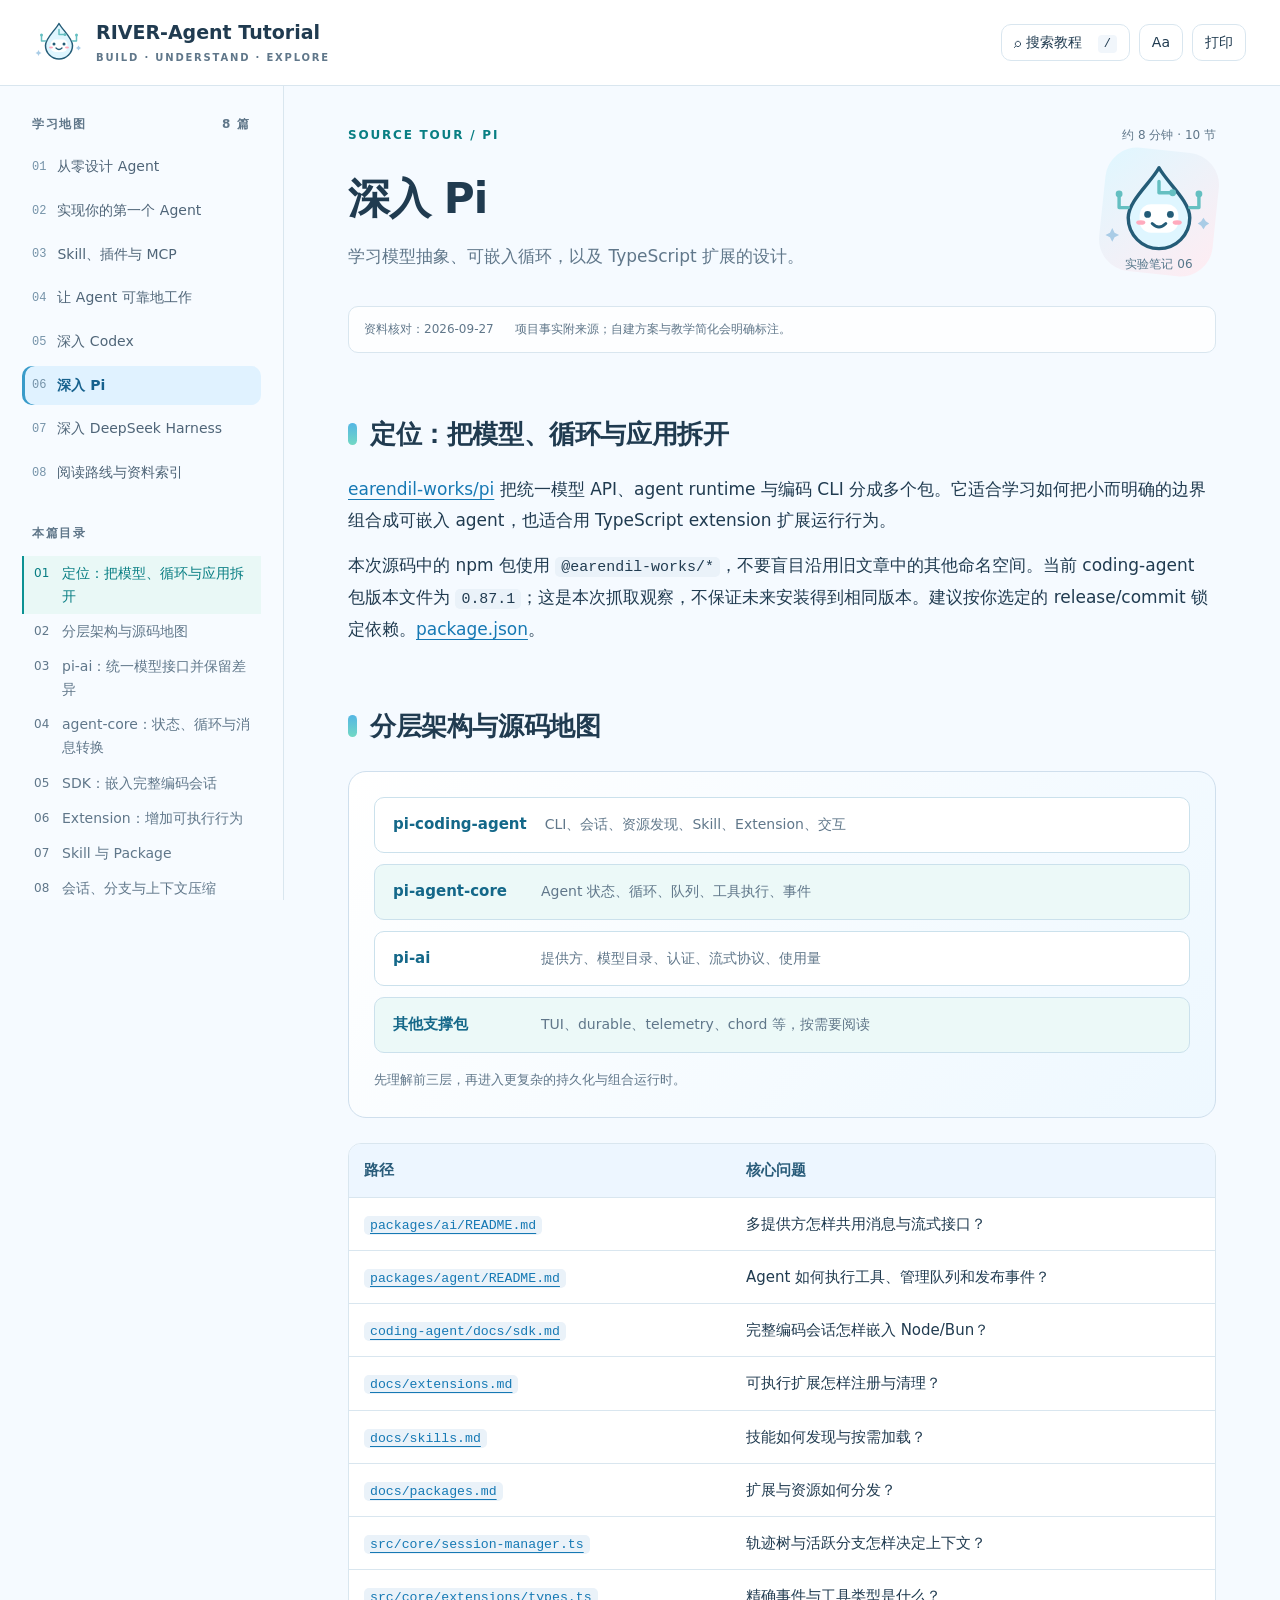
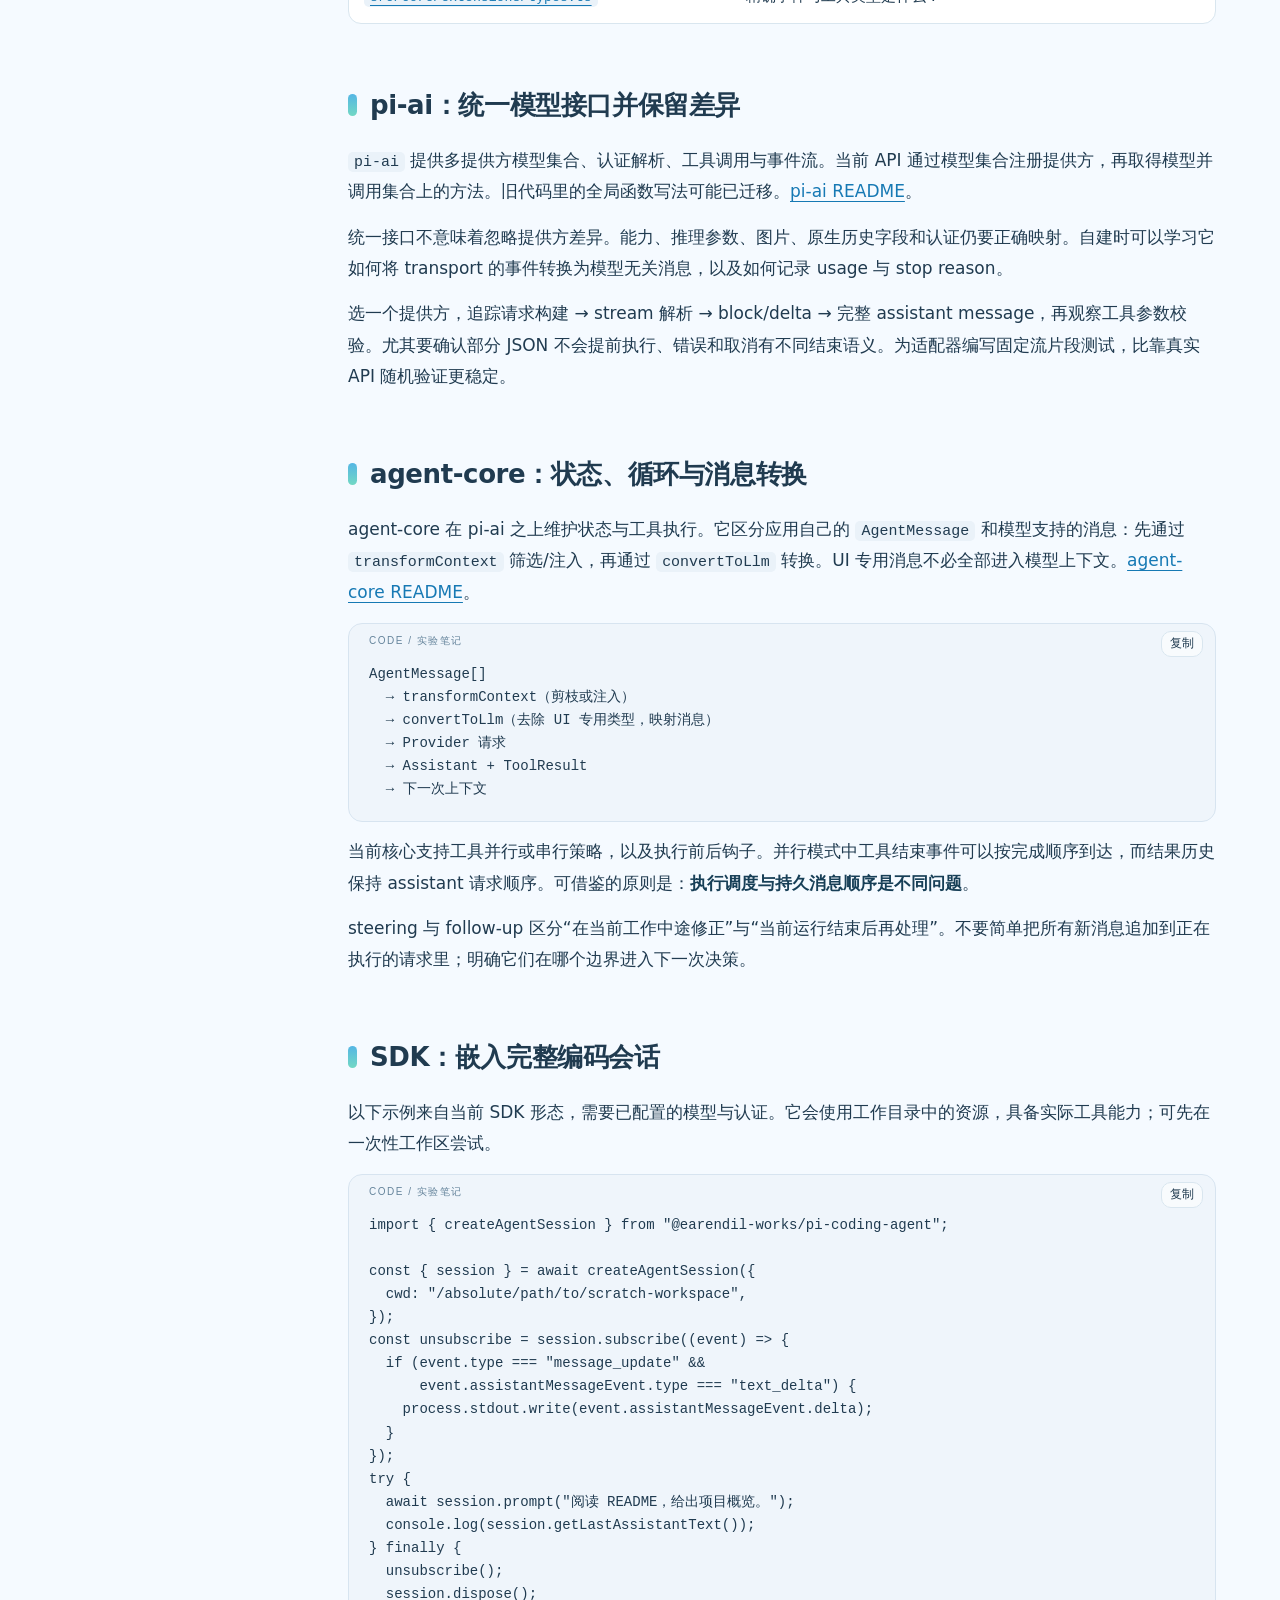
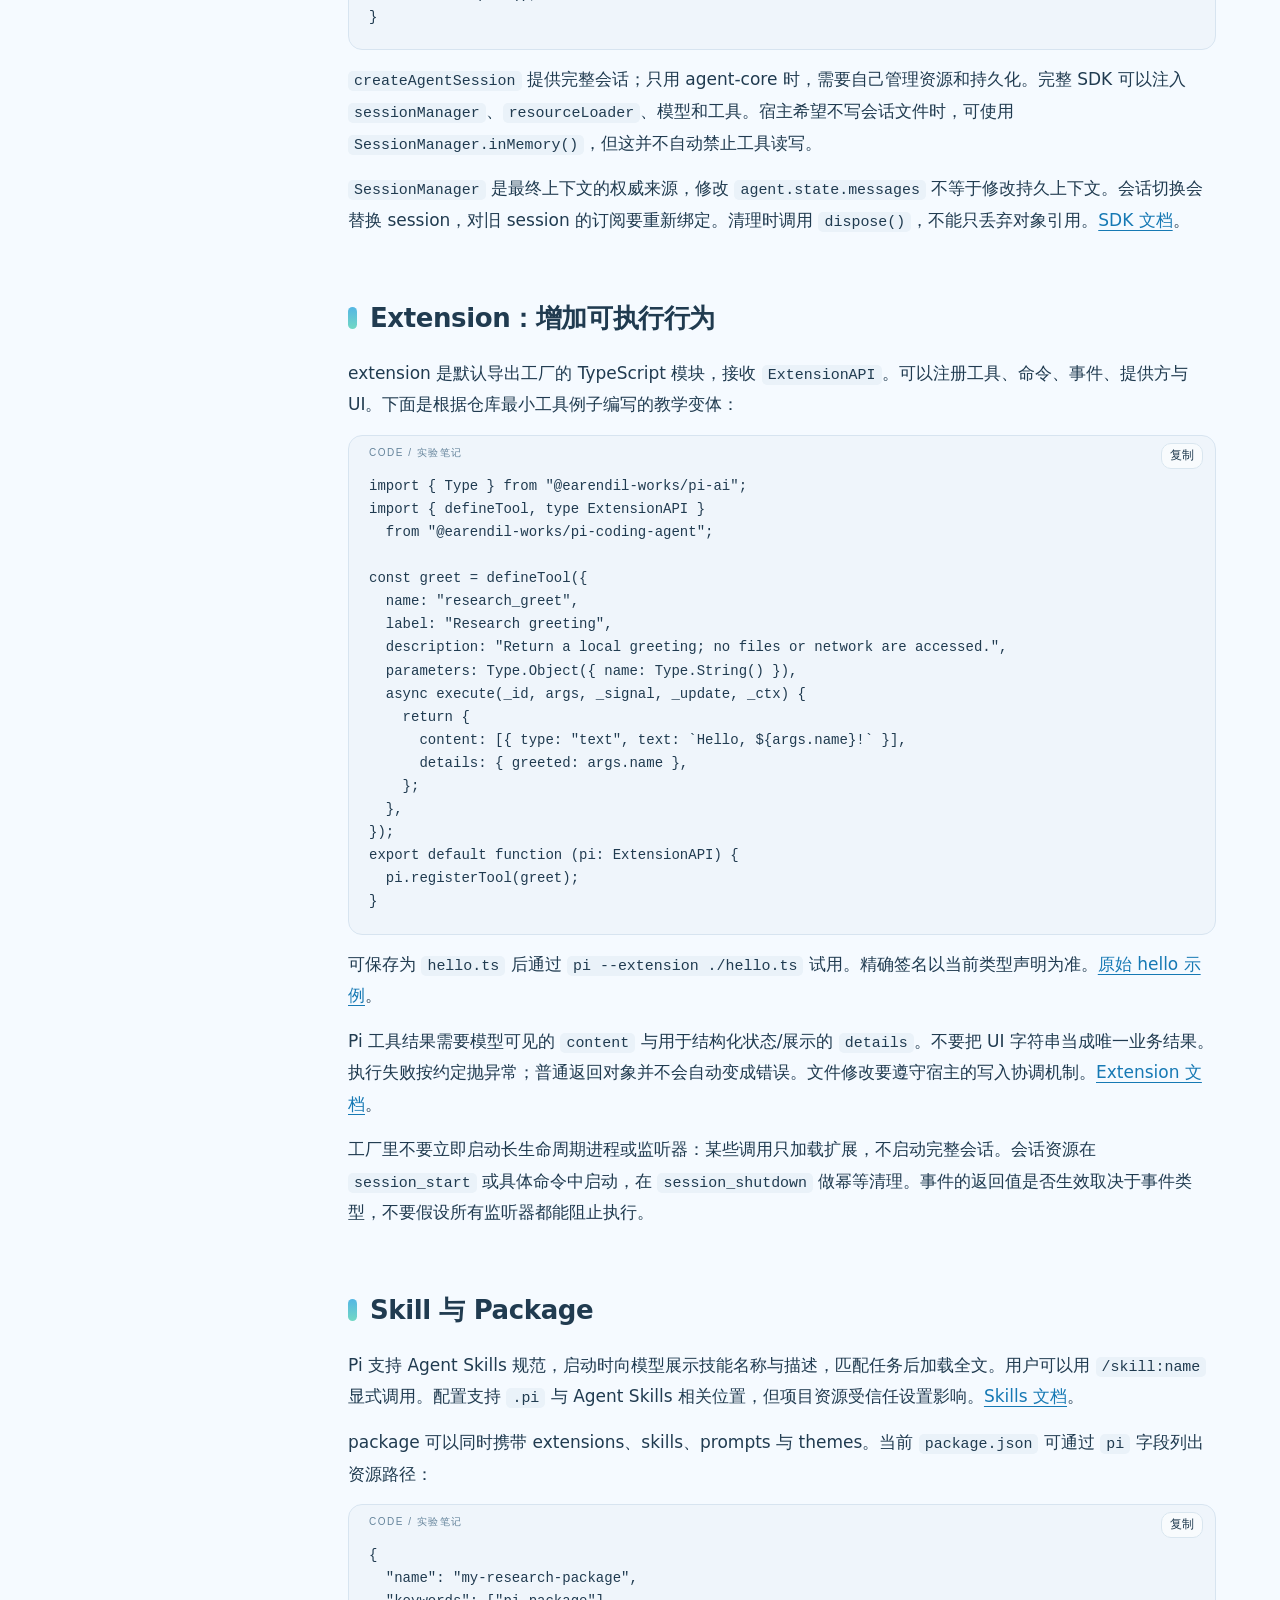
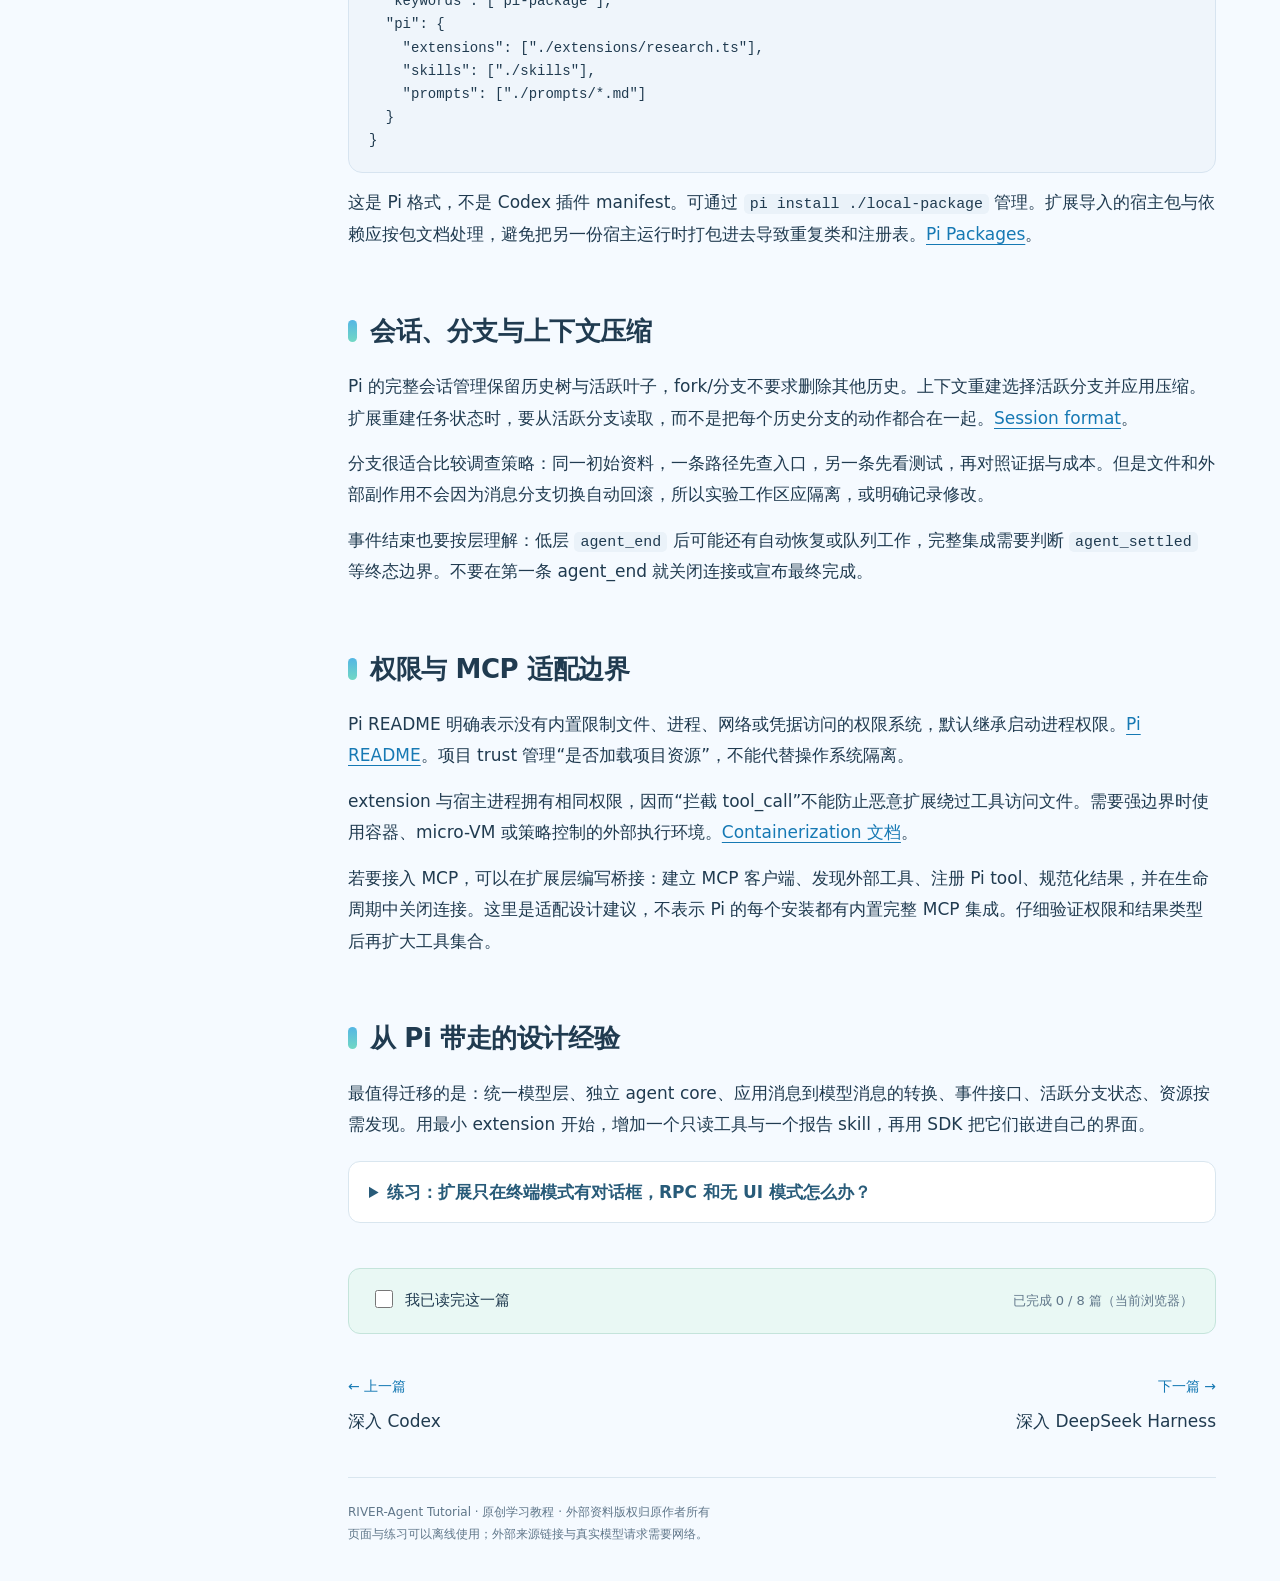
<file: agent-tutorial/pi.html>
<!doctype html>
<html lang="zh-CN"><head><meta charset="utf-8"><meta name="viewport" content="width=device-width,initial-scale=1"><meta name="description" content="学习模型抽象、可嵌入循环，以及 TypeScript 扩展的设计。"><title>深入 Pi · RIVER-Agent Tutorial</title><link rel="icon" type="image/svg+xml" href="assets/logo.svg"><link rel="stylesheet" href="assets/style.css"><script defer src="assets/search-index.js"></script><script defer src="assets/app.js"></script></head>
<body data-page="pi"><a class="skip" href="#main">跳到正文</a><div class="top-progress" id="top-progress"></div>
<header class="topbar"><a class="brand" href="index.html"><span class="brand-bot"><svg xmlns="http://www.w3.org/2000/svg" viewBox="0 0 100 86" role="img" aria-label="RIVER-Agent Tutorial 雨滴智能体标志">
  <path d="M50 5C43 18 23 34 23 49a27 27 0 0 0 54 0C77 34 57 18 50 5Z" fill="#dff6ff" stroke="#245c77" stroke-width="3" stroke-linejoin="round"/>
  <path d="M50 17v10h11" fill="none" stroke="#64bfc1" stroke-width="3" stroke-linecap="round" stroke-linejoin="round"/>
  <circle cx="62" cy="27" r="3" fill="#64bfc1"/>
  <path d="M15 31v9h8m54 0h8v-9" fill="none" stroke="#64bfc1" stroke-width="3" stroke-linecap="round" stroke-linejoin="round"/>
  <circle cx="15" cy="28" r="3" fill="#64bfc1"/><circle cx="85" cy="28" r="3" fill="#64bfc1"/>
  <rect x="33" y="37" width="34" height="25" rx="10" fill="#fff"/>
  <circle cx="40" cy="46" r="3" fill="#245c77"/><circle cx="60" cy="46" r="3" fill="#245c77"/>
  <path d="M44 54q6 6 12 0" fill="none" stroke="#245c77" stroke-width="2.5" stroke-linecap="round"/>
  <ellipse cx="34" cy="53" rx="4" ry="2" fill="#ffaabd"/><ellipse cx="66" cy="53" rx="4" ry="2" fill="#ffaabd"/>
  <path d="m9 58 2 4 4 2-4 2-2 4-2-4-4-2 4-2Zm80-9 2 3 3 2-3 2-2 3-2-3-3-2 3-2Z" fill="#a9cce6"/>
</svg>
</span><span>RIVER-Agent Tutorial<small>BUILD · UNDERSTAND · EXPLORE</small></span></a><div class="header-actions"><button id="search-open" aria-label="搜索全部教程">⌕ <span>搜索教程</span><kbd>/</kbd></button><button id="font-toggle" aria-label="切换较大字体">Aa</button><button id="print" aria-label="打印当前篇">打印</button><button id="menu-toggle" aria-expanded="false" aria-controls="sidebar">目录 ☰</button></div></header>
<div class="layout"><aside id="sidebar"><div class="side-label">学习地图 <span>8 篇</span></div><nav aria-label="篇章导航"><a class="page-link " href="index.html" ><span>01</span>从零设计 Agent</a><a class="page-link " href="build.html" ><span>02</span>实现你的第一个 Agent</a><a class="page-link " href="extensions.html" ><span>03</span>Skill、插件与 MCP</a><a class="page-link " href="reliability.html" ><span>04</span>让 Agent 可靠地工作</a><a class="page-link " href="codex.html" ><span>05</span>深入 Codex</a><a class="page-link active" href="pi.html" aria-current=page><span>06</span>深入 Pi</a><a class="page-link " href="deepseek.html" ><span>07</span>深入 DeepSeek Harness</a><a class="page-link " href="reading.html" ><span>08</span>阅读路线与资料索引</a></nav><div class="side-label local-label">本篇目录</div><nav class="local-toc" aria-label="本篇章节"><a href="#s1"><span>01</span>定位：把模型、循环与应用拆开</a><a href="#s2"><span>02</span>分层架构与源码地图</a><a href="#s3"><span>03</span>pi-ai：统一模型接口并保留差异</a><a href="#s4"><span>04</span>agent-core：状态、循环与消息转换</a><a href="#s5"><span>05</span>SDK：嵌入完整编码会话</a><a href="#s6"><span>06</span>Extension：增加可执行行为</a><a href="#s7"><span>07</span>Skill 与 Package</a><a href="#s8"><span>08</span>会话、分支与上下文压缩</a><a href="#s9"><span>09</span>权限与 MCP 适配边界</a><a href="#s10"><span>10</span>从 Pi 带走的设计经验</a></nav><div class="side-note">从一个小循环开始<br>让每一步都有证据。<span>本地阅读 · 无外部资源依赖</span></div></aside>
<main id="main"><div class="chapter-meta"><span>SOURCE TOUR / PI</span><span>约 8 分钟 · 10 节</span></div><div class="chapter-head"><div><h1>深入 Pi</h1><p>学习模型抽象、可嵌入循环，以及 TypeScript 扩展的设计。</p></div><div class="head-bot"><svg xmlns="http://www.w3.org/2000/svg" viewBox="0 0 100 86" role="img" aria-label="RIVER-Agent Tutorial 雨滴智能体标志">
  <path d="M50 5C43 18 23 34 23 49a27 27 0 0 0 54 0C77 34 57 18 50 5Z" fill="#dff6ff" stroke="#245c77" stroke-width="3" stroke-linejoin="round"/>
  <path d="M50 17v10h11" fill="none" stroke="#64bfc1" stroke-width="3" stroke-linecap="round" stroke-linejoin="round"/>
  <circle cx="62" cy="27" r="3" fill="#64bfc1"/>
  <path d="M15 31v9h8m54 0h8v-9" fill="none" stroke="#64bfc1" stroke-width="3" stroke-linecap="round" stroke-linejoin="round"/>
  <circle cx="15" cy="28" r="3" fill="#64bfc1"/><circle cx="85" cy="28" r="3" fill="#64bfc1"/>
  <rect x="33" y="37" width="34" height="25" rx="10" fill="#fff"/>
  <circle cx="40" cy="46" r="3" fill="#245c77"/><circle cx="60" cy="46" r="3" fill="#245c77"/>
  <path d="M44 54q6 6 12 0" fill="none" stroke="#245c77" stroke-width="2.5" stroke-linecap="round"/>
  <ellipse cx="34" cy="53" rx="4" ry="2" fill="#ffaabd"/><ellipse cx="66" cy="53" rx="4" ry="2" fill="#ffaabd"/>
  <path d="m9 58 2 4 4 2-4 2-2 4-2-4-4-2 4-2Zm80-9 2 3 3 2-3 2-2 3-2-3-3-2 3-2Z" fill="#a9cce6"/>
</svg>
<span>实验笔记 06</span></div></div><div class="source-note">资料核对：2026-09-27 <span>项目事实附来源；自建方案与教学简化会明确标注。</span></div>
<article><h2 id="s1">定位：把模型、循环与应用拆开</h2>
<p><a href="https://github.com/earendil-works/pi">earendil-works/pi</a> 把统一模型 API、agent runtime 与编码 CLI 分成多个包。它适合学习如何把小而明确的边界组合成可嵌入 agent，也适合用 TypeScript extension 扩展运行行为。</p>
<p>本次源码中的 npm 包使用 <code>@earendil-works/*</code>，不要盲目沿用旧文章中的其他命名空间。当前 coding-agent 包版本文件为 <code>0.87.1</code>；这是本次抓取观察，不保证未来安装得到相同版本。建议按你选定的 release/commit 锁定依赖。<a href="https://github.com/earendil-works/pi/blob/main/packages/coding-agent/package.json">package.json</a>。</p>
<h2 id="s2">分层架构与源码地图</h2>
<div class="diagram"><div class="layers"><div class="layer"><b>pi-coding-agent</b><small>CLI、会话、资源发现、Skill、Extension、交互</small></div><div class="layer"><b>pi-agent-core</b><small>Agent 状态、循环、队列、工具执行、事件</small></div><div class="layer"><b>pi-ai</b><small>提供方、模型目录、认证、流式协议、使用量</small></div><div class="layer"><b>其他支撑包</b><small>TUI、durable、telemetry、chord 等，按需要阅读</small></div></div><p class="caption">先理解前三层，再进入更复杂的持久化与组合运行时。</p></div>
<div aria-label="可横向滚动的表格" class="table-wrap" tabindex="0"><table>
<thead>
<tr>
<th>路径</th>
<th>核心问题</th>
</tr>
</thead>
<tbody>
<tr>
<td><a href="https://github.com/earendil-works/pi/blob/main/packages/ai/README.md"><code>packages/ai/README.md</code></a></td>
<td>多提供方怎样共用消息与流式接口？</td>
</tr>
<tr>
<td><a href="https://github.com/earendil-works/pi/blob/main/packages/agent/README.md"><code>packages/agent/README.md</code></a></td>
<td>Agent 如何执行工具、管理队列和发布事件？</td>
</tr>
<tr>
<td><a href="https://github.com/earendil-works/pi/blob/main/packages/coding-agent/docs/sdk.md"><code>coding-agent/docs/sdk.md</code></a></td>
<td>完整编码会话怎样嵌入 Node/Bun？</td>
</tr>
<tr>
<td><a href="https://github.com/earendil-works/pi/blob/main/packages/coding-agent/docs/extensions.md"><code>docs/extensions.md</code></a></td>
<td>可执行扩展怎样注册与清理？</td>
</tr>
<tr>
<td><a href="https://github.com/earendil-works/pi/blob/main/packages/coding-agent/docs/skills.md"><code>docs/skills.md</code></a></td>
<td>技能如何发现与按需加载？</td>
</tr>
<tr>
<td><a href="https://github.com/earendil-works/pi/blob/main/packages/coding-agent/docs/packages.md"><code>docs/packages.md</code></a></td>
<td>扩展与资源如何分发？</td>
</tr>
<tr>
<td><a href="https://github.com/earendil-works/pi/blob/main/packages/coding-agent/src/core/session-manager.ts"><code>src/core/session-manager.ts</code></a></td>
<td>轨迹树与活跃分支怎样决定上下文？</td>
</tr>
<tr>
<td><a href="https://github.com/earendil-works/pi/blob/main/packages/coding-agent/src/core/extensions/types.ts"><code>src/core/extensions/types.ts</code></a></td>
<td>精确事件与工具类型是什么？</td>
</tr>
</tbody>
</table></div>
<h2 id="s3">pi-ai：统一模型接口并保留差异</h2>
<p><code>pi-ai</code> 提供多提供方模型集合、认证解析、工具调用与事件流。当前 API 通过模型集合注册提供方，再取得模型并调用集合上的方法。旧代码里的全局函数写法可能已迁移。<a href="https://github.com/earendil-works/pi/blob/main/packages/ai/README.md">pi-ai README</a>。</p>
<p>统一接口不意味着忽略提供方差异。能力、推理参数、图片、原生历史字段和认证仍要正确映射。自建时可以学习它如何将 transport 的事件转换为模型无关消息，以及如何记录 usage 与 stop reason。</p>
<p>选一个提供方，追踪请求构建 → stream 解析 → block/delta → 完整 assistant message，再观察工具参数校验。尤其要确认部分 JSON 不会提前执行、错误和取消有不同结束语义。为适配器编写固定流片段测试，比靠真实 API 随机验证更稳定。</p>
<h2 id="s4">agent-core：状态、循环与消息转换</h2>
<p>agent-core 在 pi-ai 之上维护状态与工具执行。它区分应用自己的 <code>AgentMessage</code> 和模型支持的消息：先通过 <code>transformContext</code> 筛选/注入，再通过 <code>convertToLlm</code> 转换。UI 专用消息不必全部进入模型上下文。<a href="https://github.com/earendil-works/pi/blob/main/packages/agent/README.md">agent-core README</a>。</p>
<pre tabindex="0"><code class="language-text">AgentMessage[]
  → transformContext（剪枝或注入）
  → convertToLlm（去除 UI 专用类型，映射消息）
  → Provider 请求
  → Assistant + ToolResult
  → 下一次上下文
</code></pre>
<p>当前核心支持工具并行或串行策略，以及执行前后钩子。并行模式中工具结束事件可以按完成顺序到达，而结果历史保持 assistant 请求顺序。可借鉴的原则是：<strong>执行调度与持久消息顺序是不同问题</strong>。</p>
<p>steering 与 follow-up 区分“在当前工作中途修正”与“当前运行结束后再处理”。不要简单把所有新消息追加到正在执行的请求里；明确它们在哪个边界进入下一次决策。</p>
<h2 id="s5">SDK：嵌入完整编码会话</h2>
<p>以下示例来自当前 SDK 形态，需要已配置的模型与认证。它会使用工作目录中的资源，具备实际工具能力；可先在一次性工作区尝试。</p>
<pre tabindex="0"><code class="language-typescript">import { createAgentSession } from "@earendil-works/pi-coding-agent";

const { session } = await createAgentSession({
  cwd: "/absolute/path/to/scratch-workspace",
});
const unsubscribe = session.subscribe((event) =&gt; {
  if (event.type === "message_update" &amp;&amp;
      event.assistantMessageEvent.type === "text_delta") {
    process.stdout.write(event.assistantMessageEvent.delta);
  }
});
try {
  await session.prompt("阅读 README，给出项目概览。");
  console.log(session.getLastAssistantText());
} finally {
  unsubscribe();
  session.dispose();
}
</code></pre>
<p><code>createAgentSession</code> 提供完整会话；只用 agent-core 时，需要自己管理资源和持久化。完整 SDK 可以注入 <code>sessionManager</code>、<code>resourceLoader</code>、模型和工具。宿主希望不写会话文件时，可使用 <code>SessionManager.inMemory()</code>，但这并不自动禁止工具读写。</p>
<p><code>SessionManager</code> 是最终上下文的权威来源，修改 <code>agent.state.messages</code> 不等于修改持久上下文。会话切换会替换 session，对旧 session 的订阅要重新绑定。清理时调用 <code>dispose()</code>，不能只丢弃对象引用。<a href="https://github.com/earendil-works/pi/blob/main/packages/coding-agent/docs/sdk.md">SDK 文档</a>。</p>
<h2 id="s6">Extension：增加可执行行为</h2>
<p>extension 是默认导出工厂的 TypeScript 模块，接收 <code>ExtensionAPI</code>。可以注册工具、命令、事件、提供方与 UI。下面是根据仓库最小工具例子编写的教学变体：</p>
<pre tabindex="0"><code class="language-typescript">import { Type } from "@earendil-works/pi-ai";
import { defineTool, type ExtensionAPI }
  from "@earendil-works/pi-coding-agent";

const greet = defineTool({
  name: "research_greet",
  label: "Research greeting",
  description: "Return a local greeting; no files or network are accessed.",
  parameters: Type.Object({ name: Type.String() }),
  async execute(_id, args, _signal, _update, _ctx) {
    return {
      content: [{ type: "text", text: `Hello, ${args.name}!` }],
      details: { greeted: args.name },
    };
  },
});
export default function (pi: ExtensionAPI) {
  pi.registerTool(greet);
}
</code></pre>
<p>可保存为 <code>hello.ts</code> 后通过 <code>pi --extension ./hello.ts</code> 试用。精确签名以当前类型声明为准。<a href="https://github.com/earendil-works/pi/blob/main/packages/coding-agent/examples/extensions/hello.ts">原始 hello 示例</a>。</p>
<p>Pi 工具结果需要模型可见的 <code>content</code> 与用于结构化状态/展示的 <code>details</code>。不要把 UI 字符串当成唯一业务结果。执行失败按约定抛异常；普通返回对象并不会自动变成错误。文件修改要遵守宿主的写入协调机制。<a href="https://github.com/earendil-works/pi/blob/main/packages/coding-agent/docs/extensions.md">Extension 文档</a>。</p>
<p>工厂里不要立即启动长生命周期进程或监听器：某些调用只加载扩展，不启动完整会话。会话资源在 <code>session_start</code> 或具体命令中启动，在 <code>session_shutdown</code> 做幂等清理。事件的返回值是否生效取决于事件类型，不要假设所有监听器都能阻止执行。</p>
<h2 id="s7">Skill 与 Package</h2>
<p>Pi 支持 Agent Skills 规范，启动时向模型展示技能名称与描述，匹配任务后加载全文。用户可以用 <code>/skill:name</code> 显式调用。配置支持 <code>.pi</code> 与 Agent Skills 相关位置，但项目资源受信任设置影响。<a href="https://github.com/earendil-works/pi/blob/main/packages/coding-agent/docs/skills.md">Skills 文档</a>。</p>
<p>package 可以同时携带 extensions、skills、prompts 与 themes。当前 <code>package.json</code> 可通过 <code>pi</code> 字段列出资源路径：</p>
<pre tabindex="0"><code class="language-json">{
  "name": "my-research-package",
  "keywords": ["pi-package"],
  "pi": {
    "extensions": ["./extensions/research.ts"],
    "skills": ["./skills"],
    "prompts": ["./prompts/*.md"]
  }
}
</code></pre>
<p>这是 Pi 格式，不是 Codex 插件 manifest。可通过 <code>pi install ./local-package</code> 管理。扩展导入的宿主包与依赖应按包文档处理，避免把另一份宿主运行时打包进去导致重复类和注册表。<a href="https://github.com/earendil-works/pi/blob/main/packages/coding-agent/docs/packages.md">Pi Packages</a>。</p>
<h2 id="s8">会话、分支与上下文压缩</h2>
<p>Pi 的完整会话管理保留历史树与活跃叶子，fork/分支不要求删除其他历史。上下文重建选择活跃分支并应用压缩。扩展重建任务状态时，要从活跃分支读取，而不是把每个历史分支的动作都合在一起。<a href="https://github.com/earendil-works/pi/blob/main/packages/coding-agent/docs/session-format.md">Session format</a>。</p>
<p>分支很适合比较调查策略：同一初始资料，一条路径先查入口，另一条先看测试，再对照证据与成本。但是文件和外部副作用不会因为消息分支切换自动回滚，所以实验工作区应隔离，或明确记录修改。</p>
<p>事件结束也要按层理解：低层 <code>agent_end</code> 后可能还有自动恢复或队列工作，完整集成需要判断 <code>agent_settled</code> 等终态边界。不要在第一条 agent_end 就关闭连接或宣布最终完成。</p>
<h2 id="s9">权限与 MCP 适配边界</h2>
<p>Pi README 明确表示没有内置限制文件、进程、网络或凭据访问的权限系统，默认继承启动进程权限。<a href="https://github.com/earendil-works/pi#permissions--containerization">Pi README</a>。项目 trust 管理“是否加载项目资源”，不能代替操作系统隔离。</p>
<p>extension 与宿主进程拥有相同权限，因而“拦截 tool_call”不能防止恶意扩展绕过工具访问文件。需要强边界时使用容器、micro-VM 或策略控制的外部执行环境。<a href="https://github.com/earendil-works/pi/blob/main/packages/coding-agent/docs/containerization.md">Containerization 文档</a>。</p>
<p>若要接入 MCP，可以在扩展层编写桥接：建立 MCP 客户端、发现外部工具、注册 Pi tool、规范化结果，并在生命周期中关闭连接。这里是适配设计建议，不表示 Pi 的每个安装都有内置完整 MCP 集成。仔细验证权限和结果类型后再扩大工具集合。</p>
<h2 id="s10">从 Pi 带走的设计经验</h2>
<p>最值得迁移的是：统一模型层、独立 agent core、应用消息到模型消息的转换、事件接口、活跃分支状态、资源按需发现。用最小 extension 开始，增加一个只读工具与一个报告 skill，再用 SDK 把它们嵌进自己的界面。</p>
<details><summary>练习：扩展只在终端模式有对话框，RPC 和无 UI 模式怎么办？</summary><p>工具与事件逻辑应独立于界面。按 ctx.mode 与 ctx.hasUI 判断是否能交互；不能审批时应返回明确状态，不能默认同意。只有渲染部分使用终端 UI，实际能力保持可测试。</p></details></article><div class="chapter-complete"><label><input type="checkbox" id="completed"> 我已读完这一篇</label><span id="complete-count"></span></div><nav class="pager" aria-label="上一篇与下一篇"><a href="codex.html">← 上一篇<small>深入 Codex</small></a><a href="deepseek.html">下一篇 →<small>深入 DeepSeek Harness</small></a></nav><footer>RIVER-Agent Tutorial · 原创学习教程 · 外部资料版权归原作者所有<br>页面与练习可以离线使用；外部来源链接与真实模型请求需要网络。</footer></main></div>
<dialog id="search-dialog" aria-labelledby="search-title"><div class="search-head"><h2 id="search-title">搜索全部教程</h2><button id="search-close" aria-label="关闭搜索">×</button></div><input id="search-input" type="search" placeholder="试试：skill、工具调用、沙箱、恢复…" aria-label="搜索关键词"><p id="search-status" role="status">输入关键词，搜索全部 8 篇教程。</p><div id="search-results"></div></dialog><div id="toast" role="status"></div></body></html>
</file>
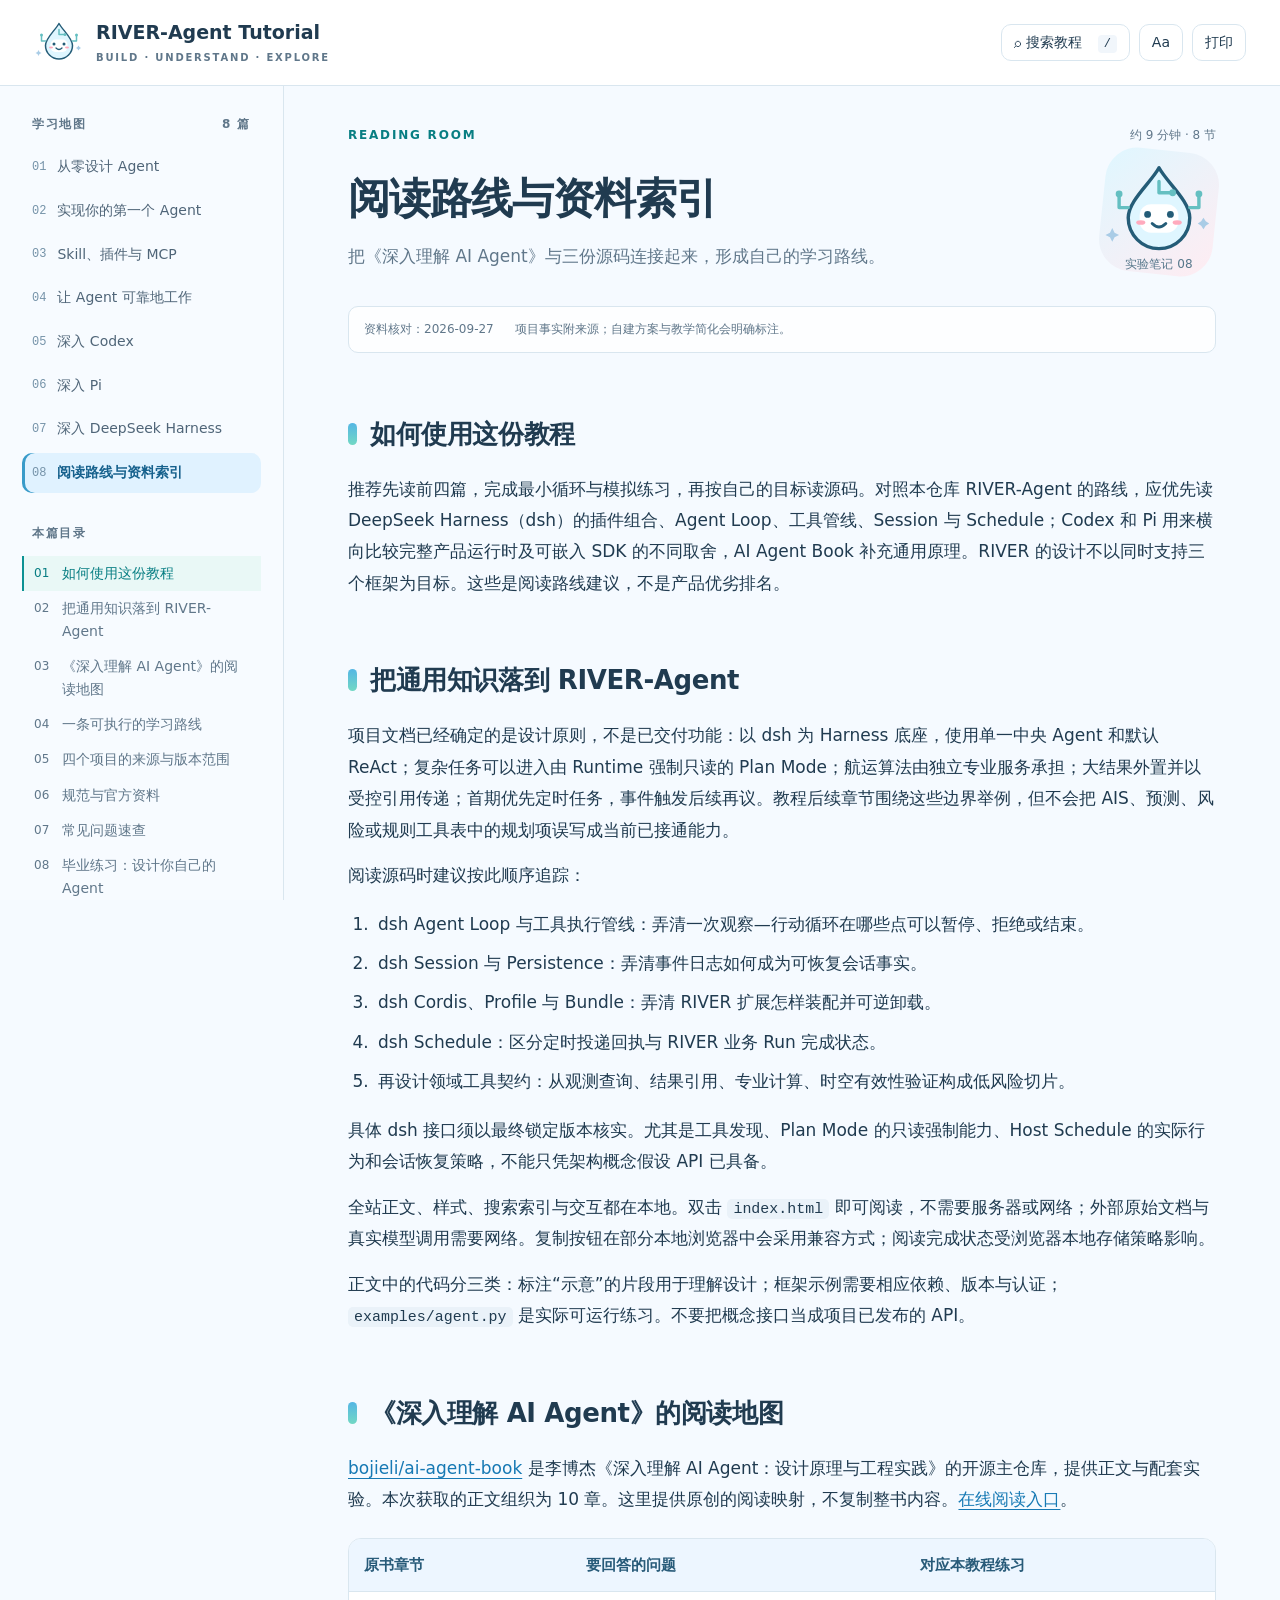
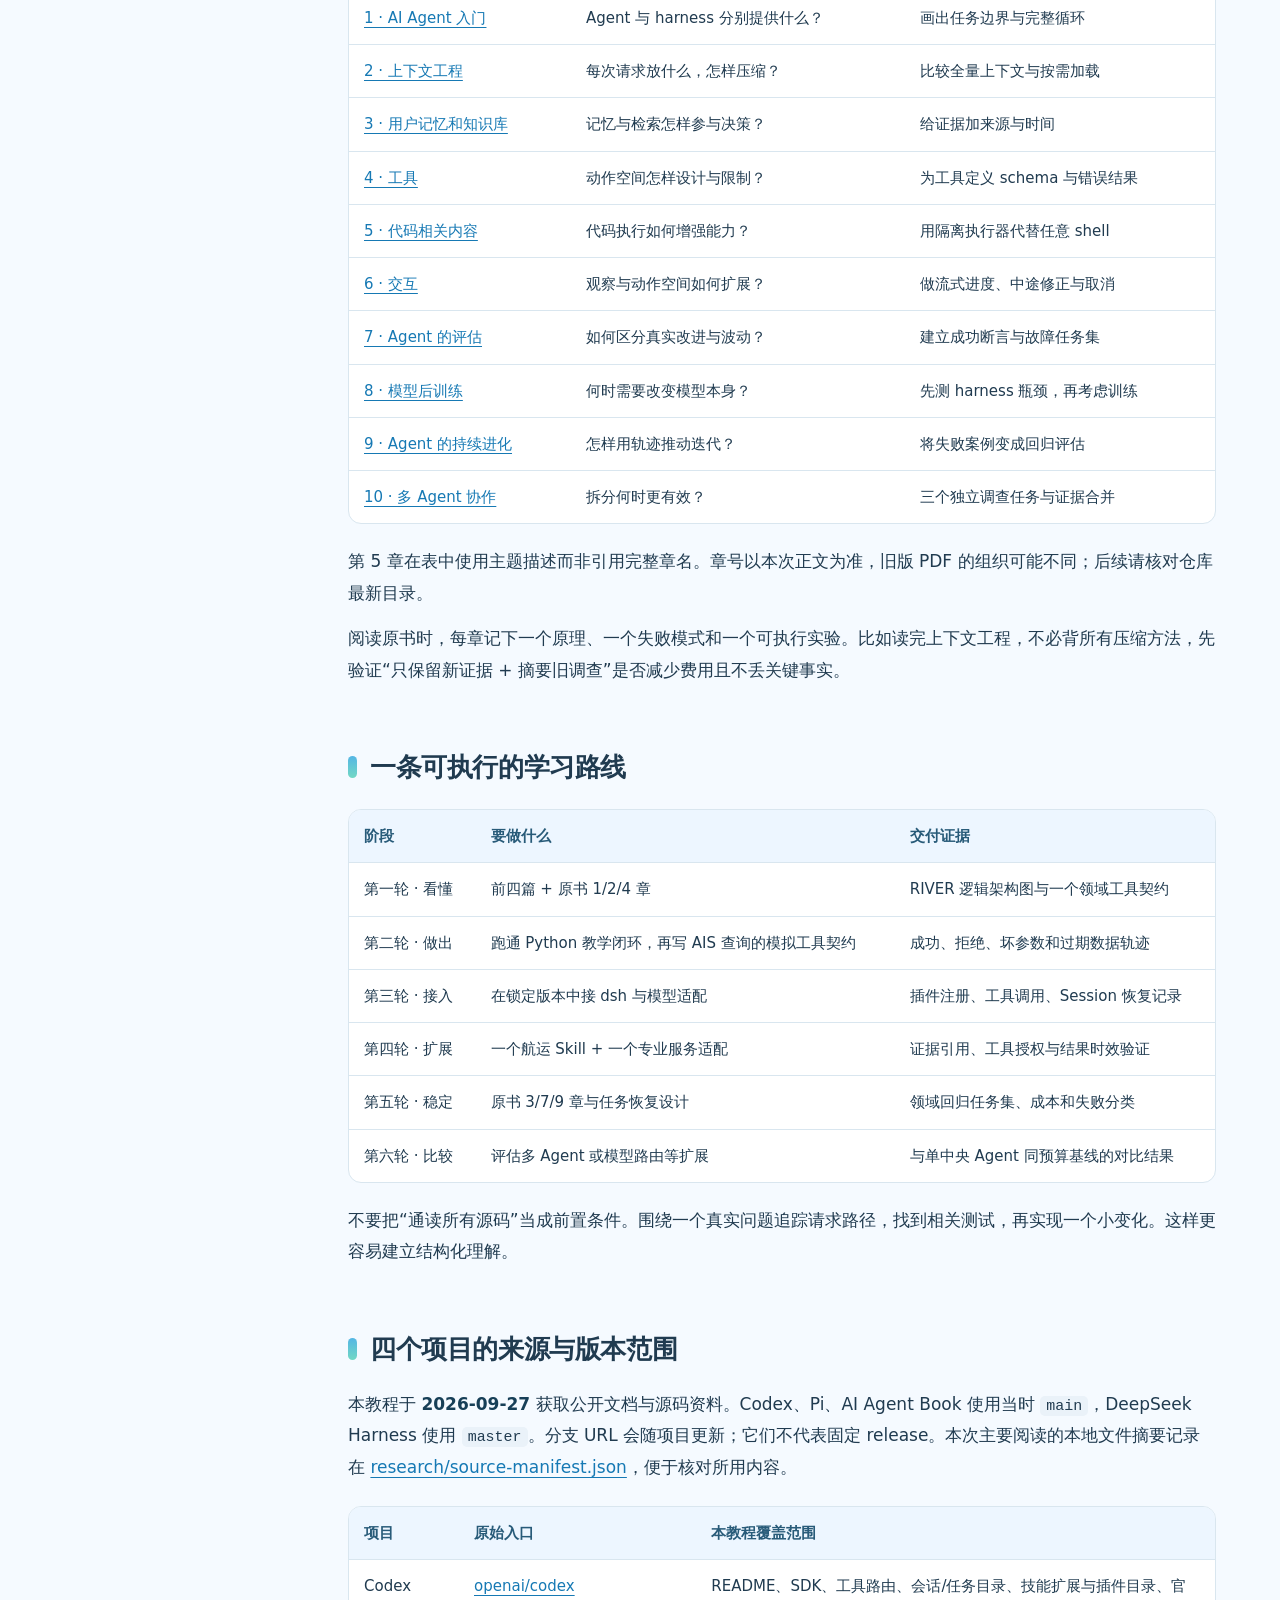
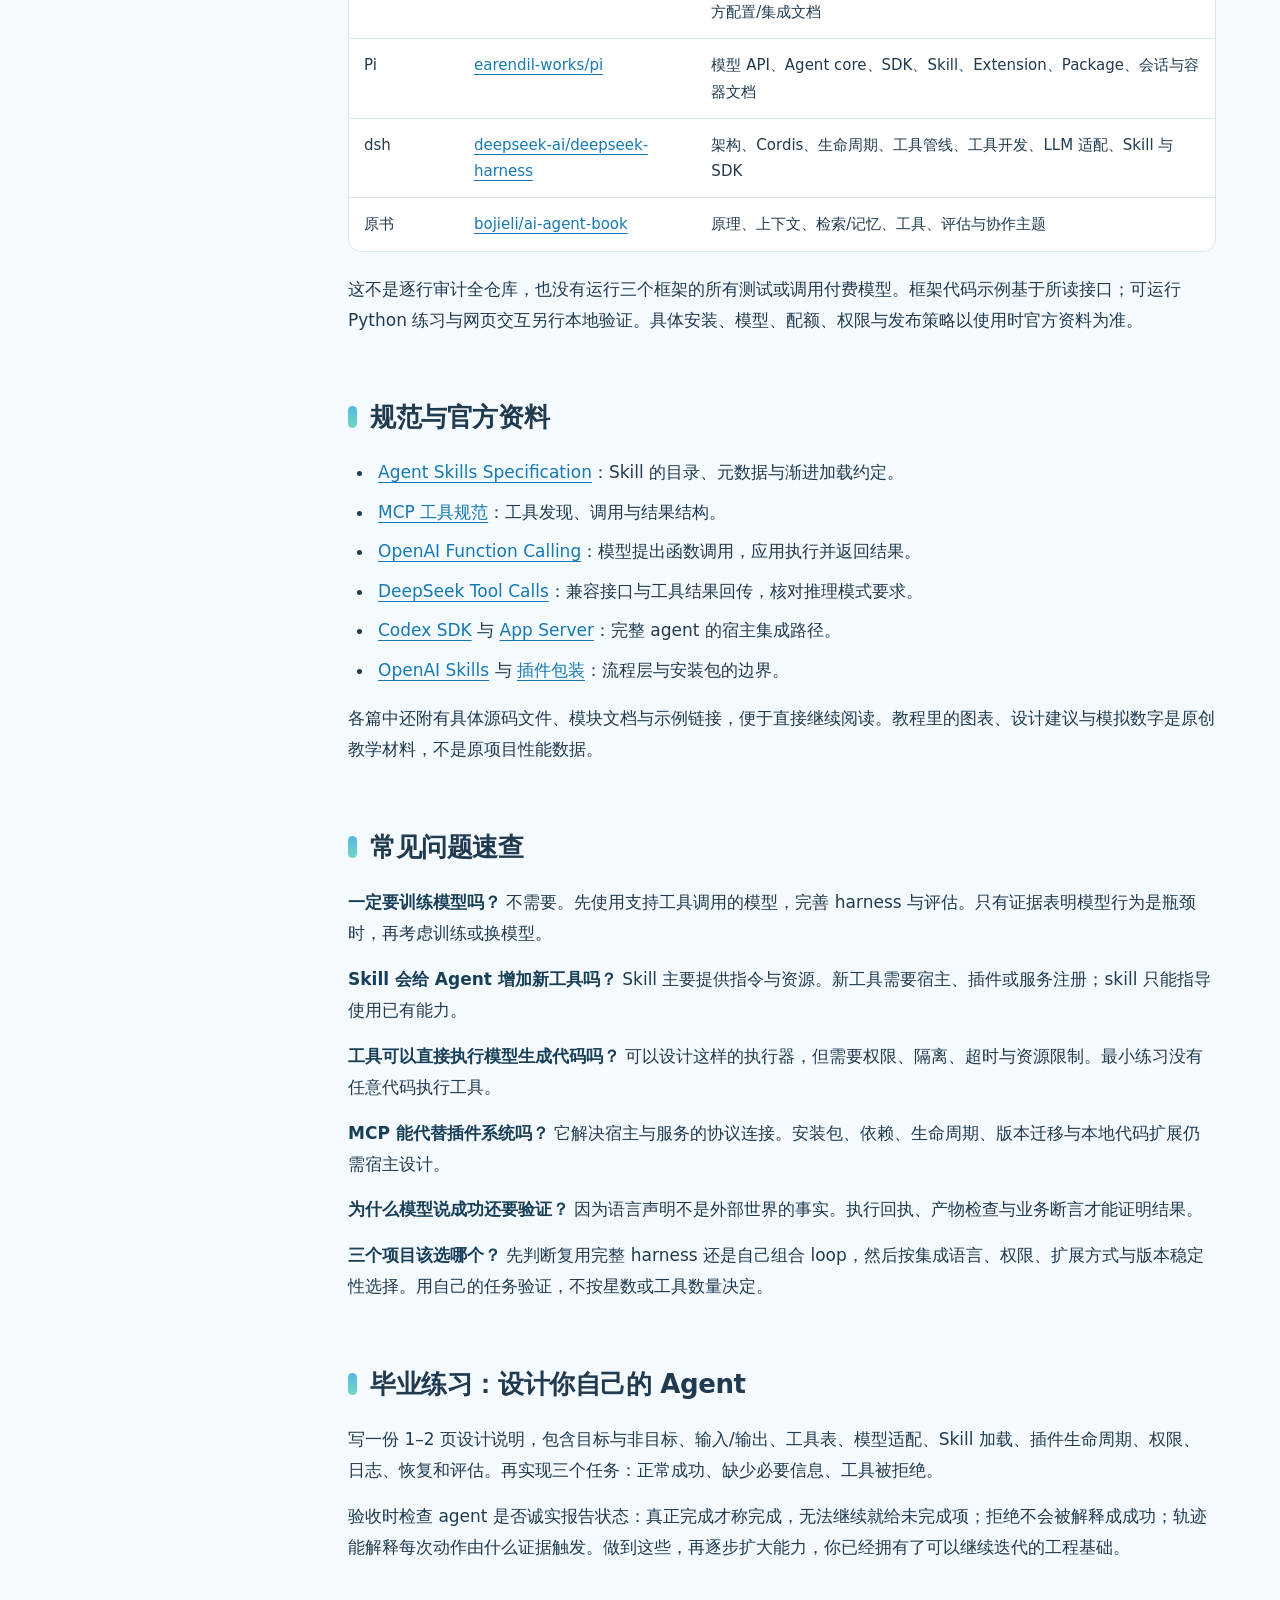
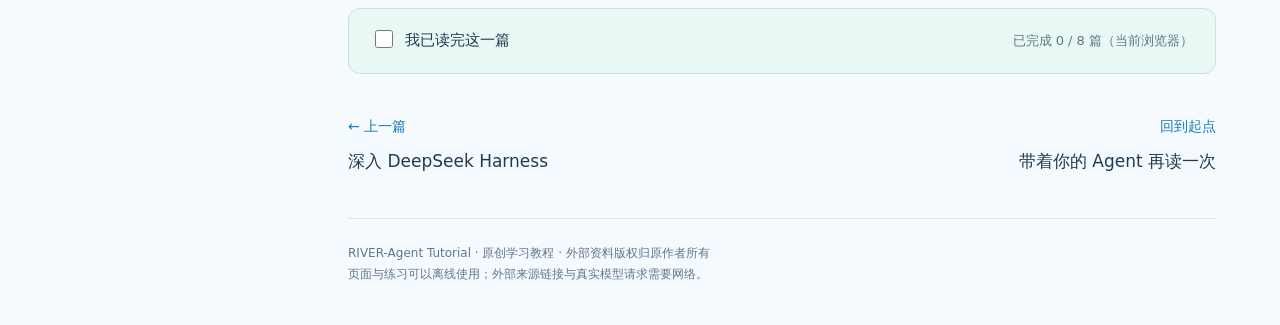
<file: agent-tutorial/reading.html>
<!doctype html>
<html lang="zh-CN"><head><meta charset="utf-8"><meta name="viewport" content="width=device-width,initial-scale=1"><meta name="description" content="把《深入理解 AI Agent》与三份源码连接起来，形成自己的学习路线。"><title>阅读路线与资料索引 · RIVER-Agent Tutorial</title><link rel="icon" type="image/svg+xml" href="assets/logo.svg"><link rel="stylesheet" href="assets/style.css"><script defer src="assets/search-index.js"></script><script defer src="assets/app.js"></script></head>
<body data-page="reading"><a class="skip" href="#main">跳到正文</a><div class="top-progress" id="top-progress"></div>
<header class="topbar"><a class="brand" href="index.html"><span class="brand-bot"><svg xmlns="http://www.w3.org/2000/svg" viewBox="0 0 100 86" role="img" aria-label="RIVER-Agent Tutorial 雨滴智能体标志">
  <path d="M50 5C43 18 23 34 23 49a27 27 0 0 0 54 0C77 34 57 18 50 5Z" fill="#dff6ff" stroke="#245c77" stroke-width="3" stroke-linejoin="round"/>
  <path d="M50 17v10h11" fill="none" stroke="#64bfc1" stroke-width="3" stroke-linecap="round" stroke-linejoin="round"/>
  <circle cx="62" cy="27" r="3" fill="#64bfc1"/>
  <path d="M15 31v9h8m54 0h8v-9" fill="none" stroke="#64bfc1" stroke-width="3" stroke-linecap="round" stroke-linejoin="round"/>
  <circle cx="15" cy="28" r="3" fill="#64bfc1"/><circle cx="85" cy="28" r="3" fill="#64bfc1"/>
  <rect x="33" y="37" width="34" height="25" rx="10" fill="#fff"/>
  <circle cx="40" cy="46" r="3" fill="#245c77"/><circle cx="60" cy="46" r="3" fill="#245c77"/>
  <path d="M44 54q6 6 12 0" fill="none" stroke="#245c77" stroke-width="2.5" stroke-linecap="round"/>
  <ellipse cx="34" cy="53" rx="4" ry="2" fill="#ffaabd"/><ellipse cx="66" cy="53" rx="4" ry="2" fill="#ffaabd"/>
  <path d="m9 58 2 4 4 2-4 2-2 4-2-4-4-2 4-2Zm80-9 2 3 3 2-3 2-2 3-2-3-3-2 3-2Z" fill="#a9cce6"/>
</svg>
</span><span>RIVER-Agent Tutorial<small>BUILD · UNDERSTAND · EXPLORE</small></span></a><div class="header-actions"><button id="search-open" aria-label="搜索全部教程">⌕ <span>搜索教程</span><kbd>/</kbd></button><button id="font-toggle" aria-label="切换较大字体">Aa</button><button id="print" aria-label="打印当前篇">打印</button><button id="menu-toggle" aria-expanded="false" aria-controls="sidebar">目录 ☰</button></div></header>
<div class="layout"><aside id="sidebar"><div class="side-label">学习地图 <span>8 篇</span></div><nav aria-label="篇章导航"><a class="page-link " href="index.html" ><span>01</span>从零设计 Agent</a><a class="page-link " href="build.html" ><span>02</span>实现你的第一个 Agent</a><a class="page-link " href="extensions.html" ><span>03</span>Skill、插件与 MCP</a><a class="page-link " href="reliability.html" ><span>04</span>让 Agent 可靠地工作</a><a class="page-link " href="codex.html" ><span>05</span>深入 Codex</a><a class="page-link " href="pi.html" ><span>06</span>深入 Pi</a><a class="page-link " href="deepseek.html" ><span>07</span>深入 DeepSeek Harness</a><a class="page-link active" href="reading.html" aria-current=page><span>08</span>阅读路线与资料索引</a></nav><div class="side-label local-label">本篇目录</div><nav class="local-toc" aria-label="本篇章节"><a href="#s1"><span>01</span>如何使用这份教程</a><a href="#s2"><span>02</span>把通用知识落到 RIVER-Agent</a><a href="#s3"><span>03</span>《深入理解 AI Agent》的阅读地图</a><a href="#s4"><span>04</span>一条可执行的学习路线</a><a href="#s5"><span>05</span>四个项目的来源与版本范围</a><a href="#s6"><span>06</span>规范与官方资料</a><a href="#s7"><span>07</span>常见问题速查</a><a href="#s8"><span>08</span>毕业练习：设计你自己的 Agent</a></nav><div class="side-note">从一个小循环开始<br>让每一步都有证据。<span>本地阅读 · 无外部资源依赖</span></div></aside>
<main id="main"><div class="chapter-meta"><span>READING ROOM</span><span>约 9 分钟 · 8 节</span></div><div class="chapter-head"><div><h1>阅读路线与资料索引</h1><p>把《深入理解 AI Agent》与三份源码连接起来，形成自己的学习路线。</p></div><div class="head-bot"><svg xmlns="http://www.w3.org/2000/svg" viewBox="0 0 100 86" role="img" aria-label="RIVER-Agent Tutorial 雨滴智能体标志">
  <path d="M50 5C43 18 23 34 23 49a27 27 0 0 0 54 0C77 34 57 18 50 5Z" fill="#dff6ff" stroke="#245c77" stroke-width="3" stroke-linejoin="round"/>
  <path d="M50 17v10h11" fill="none" stroke="#64bfc1" stroke-width="3" stroke-linecap="round" stroke-linejoin="round"/>
  <circle cx="62" cy="27" r="3" fill="#64bfc1"/>
  <path d="M15 31v9h8m54 0h8v-9" fill="none" stroke="#64bfc1" stroke-width="3" stroke-linecap="round" stroke-linejoin="round"/>
  <circle cx="15" cy="28" r="3" fill="#64bfc1"/><circle cx="85" cy="28" r="3" fill="#64bfc1"/>
  <rect x="33" y="37" width="34" height="25" rx="10" fill="#fff"/>
  <circle cx="40" cy="46" r="3" fill="#245c77"/><circle cx="60" cy="46" r="3" fill="#245c77"/>
  <path d="M44 54q6 6 12 0" fill="none" stroke="#245c77" stroke-width="2.5" stroke-linecap="round"/>
  <ellipse cx="34" cy="53" rx="4" ry="2" fill="#ffaabd"/><ellipse cx="66" cy="53" rx="4" ry="2" fill="#ffaabd"/>
  <path d="m9 58 2 4 4 2-4 2-2 4-2-4-4-2 4-2Zm80-9 2 3 3 2-3 2-2 3-2-3-3-2 3-2Z" fill="#a9cce6"/>
</svg>
<span>实验笔记 08</span></div></div><div class="source-note">资料核对：2026-09-27 <span>项目事实附来源；自建方案与教学简化会明确标注。</span></div>
<article><h2 id="s1">如何使用这份教程</h2>
<p>推荐先读前四篇，完成最小循环与模拟练习，再按自己的目标读源码。对照本仓库 RIVER-Agent 的路线，应优先读 DeepSeek Harness（dsh）的插件组合、Agent Loop、工具管线、Session 与 Schedule；Codex 和 Pi 用来横向比较完整产品运行时及可嵌入 SDK 的不同取舍，AI Agent Book 补充通用原理。RIVER 的设计不以同时支持三个框架为目标。这些是阅读路线建议，不是产品优劣排名。</p>
<h2 id="s2">把通用知识落到 RIVER-Agent</h2>
<p>项目文档已经确定的是设计原则，不是已交付功能：以 dsh 为 Harness 底座，使用单一中央 Agent 和默认 ReAct；复杂任务可以进入由 Runtime 强制只读的 Plan Mode；航运算法由独立专业服务承担；大结果外置并以受控引用传递；首期优先定时任务，事件触发后续再议。教程后续章节围绕这些边界举例，但不会把 AIS、预测、风险或规则工具表中的规划项误写成当前已接通能力。</p>
<p>阅读源码时建议按此顺序追踪：</p>
<ol>
<li>dsh Agent Loop 与工具执行管线：弄清一次观察—行动循环在哪些点可以暂停、拒绝或结束。</li>
<li>dsh Session 与 Persistence：弄清事件日志如何成为可恢复会话事实。</li>
<li>dsh Cordis、Profile 与 Bundle：弄清 RIVER 扩展怎样装配并可逆卸载。</li>
<li>dsh Schedule：区分定时投递回执与 RIVER 业务 Run 完成状态。</li>
<li>再设计领域工具契约：从观测查询、结果引用、专业计算、时空有效性验证构成低风险切片。</li>
</ol>
<p>具体 dsh 接口须以最终锁定版本核实。尤其是工具发现、Plan Mode 的只读强制能力、Host Schedule 的实际行为和会话恢复策略，不能只凭架构概念假设 API 已具备。</p>
<p>全站正文、样式、搜索索引与交互都在本地。双击 <code>index.html</code> 即可阅读，不需要服务器或网络；外部原始文档与真实模型调用需要网络。复制按钮在部分本地浏览器中会采用兼容方式；阅读完成状态受浏览器本地存储策略影响。</p>
<p>正文中的代码分三类：标注“示意”的片段用于理解设计；框架示例需要相应依赖、版本与认证；<code>examples/agent.py</code> 是实际可运行练习。不要把概念接口当成项目已发布的 API。</p>
<h2 id="s3">《深入理解 AI Agent》的阅读地图</h2>
<p><a href="https://github.com/bojieli/ai-agent-book">bojieli/ai-agent-book</a> 是李博杰《深入理解 AI Agent：设计原理与工程实践》的开源主仓库，提供正文与配套实验。本次获取的正文组织为 10 章。这里提供原创的阅读映射，不复制整书内容。<a href="https://bojieli.github.io/ai-agent-book/">在线阅读入口</a>。</p>
<div aria-label="可横向滚动的表格" class="table-wrap" tabindex="0"><table>
<thead>
<tr>
<th>原书章节</th>
<th>要回答的问题</th>
<th>对应本教程练习</th>
</tr>
</thead>
<tbody>
<tr>
<td><a href="https://github.com/bojieli/ai-agent-book/blob/main/book/chapter1.md">1 · AI Agent 入门</a></td>
<td>Agent 与 harness 分别提供什么？</td>
<td>画出任务边界与完整循环</td>
</tr>
<tr>
<td><a href="https://github.com/bojieli/ai-agent-book/blob/main/book/chapter2.md">2 · 上下文工程</a></td>
<td>每次请求放什么，怎样压缩？</td>
<td>比较全量上下文与按需加载</td>
</tr>
<tr>
<td><a href="https://github.com/bojieli/ai-agent-book/blob/main/book/chapter3.md">3 · 用户记忆和知识库</a></td>
<td>记忆与检索怎样参与决策？</td>
<td>给证据加来源与时间</td>
</tr>
<tr>
<td><a href="https://github.com/bojieli/ai-agent-book/blob/main/book/chapter4.md">4 · 工具</a></td>
<td>动作空间怎样设计与限制？</td>
<td>为工具定义 schema 与错误结果</td>
</tr>
<tr>
<td><a href="https://github.com/bojieli/ai-agent-book/blob/main/book/chapter5.md">5 · 代码相关内容</a></td>
<td>代码执行如何增强能力？</td>
<td>用隔离执行器代替任意 shell</td>
</tr>
<tr>
<td><a href="https://github.com/bojieli/ai-agent-book/blob/main/book/chapter6.md">6 · 交互</a></td>
<td>观察与动作空间如何扩展？</td>
<td>做流式进度、中途修正与取消</td>
</tr>
<tr>
<td><a href="https://github.com/bojieli/ai-agent-book/blob/main/book/chapter7.md">7 · Agent 的评估</a></td>
<td>如何区分真实改进与波动？</td>
<td>建立成功断言与故障任务集</td>
</tr>
<tr>
<td><a href="https://github.com/bojieli/ai-agent-book/blob/main/book/chapter8.md">8 · 模型后训练</a></td>
<td>何时需要改变模型本身？</td>
<td>先测 harness 瓶颈，再考虑训练</td>
</tr>
<tr>
<td><a href="https://github.com/bojieli/ai-agent-book/blob/main/book/chapter9.md">9 · Agent 的持续进化</a></td>
<td>怎样用轨迹推动迭代？</td>
<td>将失败案例变成回归评估</td>
</tr>
<tr>
<td><a href="https://github.com/bojieli/ai-agent-book/blob/main/book/chapter10.md">10 · 多 Agent 协作</a></td>
<td>拆分何时更有效？</td>
<td>三个独立调查任务与证据合并</td>
</tr>
</tbody>
</table></div>
<p>第 5 章在表中使用主题描述而非引用完整章名。章号以本次正文为准，旧版 PDF 的组织可能不同；后续请核对仓库最新目录。</p>
<p>阅读原书时，每章记下一个原理、一个失败模式和一个可执行实验。比如读完上下文工程，不必背所有压缩方法，先验证“只保留新证据 + 摘要旧调查”是否减少费用且不丢关键事实。</p>
<h2 id="s4">一条可执行的学习路线</h2>
<div aria-label="可横向滚动的表格" class="table-wrap" tabindex="0"><table>
<thead>
<tr>
<th>阶段</th>
<th>要做什么</th>
<th>交付证据</th>
</tr>
</thead>
<tbody>
<tr>
<td>第一轮 · 看懂</td>
<td>前四篇 + 原书 1/2/4 章</td>
<td>RIVER 逻辑架构图与一个领域工具契约</td>
</tr>
<tr>
<td>第二轮 · 做出</td>
<td>跑通 Python 教学闭环，再写 AIS 查询的模拟工具契约</td>
<td>成功、拒绝、坏参数和过期数据轨迹</td>
</tr>
<tr>
<td>第三轮 · 接入</td>
<td>在锁定版本中接 dsh 与模型适配</td>
<td>插件注册、工具调用、Session 恢复记录</td>
</tr>
<tr>
<td>第四轮 · 扩展</td>
<td>一个航运 Skill + 一个专业服务适配</td>
<td>证据引用、工具授权与结果时效验证</td>
</tr>
<tr>
<td>第五轮 · 稳定</td>
<td>原书 3/7/9 章与任务恢复设计</td>
<td>领域回归任务集、成本和失败分类</td>
</tr>
<tr>
<td>第六轮 · 比较</td>
<td>评估多 Agent 或模型路由等扩展</td>
<td>与单中央 Agent 同预算基线的对比结果</td>
</tr>
</tbody>
</table></div>
<p>不要把“通读所有源码”当成前置条件。围绕一个真实问题追踪请求路径，找到相关测试，再实现一个小变化。这样更容易建立结构化理解。</p>
<h2 id="s5">四个项目的来源与版本范围</h2>
<p>本教程于 <strong>2026-09-27</strong> 获取公开文档与源码资料。Codex、Pi、AI Agent Book 使用当时 <code>main</code>，DeepSeek Harness 使用 <code>master</code>。分支 URL 会随项目更新；它们不代表固定 release。本次主要阅读的本地文件摘要记录在 <a href="research/source-manifest.json">research/source-manifest.json</a>，便于核对所用内容。</p>
<div aria-label="可横向滚动的表格" class="table-wrap" tabindex="0"><table>
<thead>
<tr>
<th>项目</th>
<th>原始入口</th>
<th>本教程覆盖范围</th>
</tr>
</thead>
<tbody>
<tr>
<td>Codex</td>
<td><a href="https://github.com/openai/codex">openai/codex</a></td>
<td>README、SDK、工具路由、会话/任务目录、技能扩展与插件目录、官方配置/集成文档</td>
</tr>
<tr>
<td>Pi</td>
<td><a href="https://github.com/earendil-works/pi">earendil-works/pi</a></td>
<td>模型 API、Agent core、SDK、Skill、Extension、Package、会话与容器文档</td>
</tr>
<tr>
<td>dsh</td>
<td><a href="https://github.com/deepseek-ai/deepseek-harness">deepseek-ai/deepseek-harness</a></td>
<td>架构、Cordis、生命周期、工具管线、工具开发、LLM 适配、Skill 与 SDK</td>
</tr>
<tr>
<td>原书</td>
<td><a href="https://github.com/bojieli/ai-agent-book">bojieli/ai-agent-book</a></td>
<td>原理、上下文、检索/记忆、工具、评估与协作主题</td>
</tr>
</tbody>
</table></div>
<p>这不是逐行审计全仓库，也没有运行三个框架的所有测试或调用付费模型。框架代码示例基于所读接口；可运行 Python 练习与网页交互另行本地验证。具体安装、模型、配额、权限与发布策略以使用时官方资料为准。</p>
<h2 id="s6">规范与官方资料</h2>
<ul>
<li><a href="https://agentskills.io/specification">Agent Skills Specification</a>：Skill 的目录、元数据与渐进加载约定。</li>
<li><a href="https://modelcontextprotocol.io/specification/2025-11-25/server/tools">MCP 工具规范</a>：工具发现、调用与结果结构。</li>
<li><a href="https://developers.openai.com/api/docs/guides/function-calling">OpenAI Function Calling</a>：模型提出函数调用，应用执行并返回结果。</li>
<li><a href="https://api-docs.deepseek.com/guides/tool_calls/">DeepSeek Tool Calls</a>：兼容接口与工具结果回传，核对推理模式要求。</li>
<li><a href="https://developers.openai.com/codex/sdk">Codex SDK</a> 与 <a href="https://developers.openai.com/codex/app-server">App Server</a>：完整 agent 的宿主集成路径。</li>
<li><a href="https://developers.openai.com/plugins/concepts/skills">OpenAI Skills</a> 与 <a href="https://developers.openai.com/plugins/build/plugins">插件包装</a>：流程层与安装包的边界。</li>
</ul>
<p>各篇中还附有具体源码文件、模块文档与示例链接，便于直接继续阅读。教程里的图表、设计建议与模拟数字是原创教学材料，不是原项目性能数据。</p>
<h2 id="s7">常见问题速查</h2>
<p><strong>一定要训练模型吗？</strong> 不需要。先使用支持工具调用的模型，完善 harness 与评估。只有证据表明模型行为是瓶颈时，再考虑训练或换模型。</p>
<p><strong>Skill 会给 Agent 增加新工具吗？</strong> Skill 主要提供指令与资源。新工具需要宿主、插件或服务注册；skill 只能指导使用已有能力。</p>
<p><strong>工具可以直接执行模型生成代码吗？</strong> 可以设计这样的执行器，但需要权限、隔离、超时与资源限制。最小练习没有任意代码执行工具。</p>
<p><strong>MCP 能代替插件系统吗？</strong> 它解决宿主与服务的协议连接。安装包、依赖、生命周期、版本迁移与本地代码扩展仍需宿主设计。</p>
<p><strong>为什么模型说成功还要验证？</strong> 因为语言声明不是外部世界的事实。执行回执、产物检查与业务断言才能证明结果。</p>
<p><strong>三个项目该选哪个？</strong> 先判断复用完整 harness 还是自己组合 loop，然后按集成语言、权限、扩展方式与版本稳定性选择。用自己的任务验证，不按星数或工具数量决定。</p>
<h2 id="s8">毕业练习：设计你自己的 Agent</h2>
<p>写一份 1–2 页设计说明，包含目标与非目标、输入/输出、工具表、模型适配、Skill 加载、插件生命周期、权限、日志、恢复和评估。再实现三个任务：正常成功、缺少必要信息、工具被拒绝。</p>
<p>验收时检查 agent 是否诚实报告状态：真正完成才称完成，无法继续就给未完成项；拒绝不会被解释成成功；轨迹能解释每次动作由什么证据触发。做到这些，再逐步扩大能力，你已经拥有了可以继续迭代的工程基础。</p></article><div class="chapter-complete"><label><input type="checkbox" id="completed"> 我已读完这一篇</label><span id="complete-count"></span></div><nav class="pager" aria-label="上一篇与下一篇"><a href="deepseek.html">← 上一篇<small>深入 DeepSeek Harness</small></a><a href="index.html">回到起点<small>带着你的 Agent 再读一次</small></a></nav><footer>RIVER-Agent Tutorial · 原创学习教程 · 外部资料版权归原作者所有<br>页面与练习可以离线使用；外部来源链接与真实模型请求需要网络。</footer></main></div>
<dialog id="search-dialog" aria-labelledby="search-title"><div class="search-head"><h2 id="search-title">搜索全部教程</h2><button id="search-close" aria-label="关闭搜索">×</button></div><input id="search-input" type="search" placeholder="试试：skill、工具调用、沙箱、恢复…" aria-label="搜索关键词"><p id="search-status" role="status">输入关键词，搜索全部 8 篇教程。</p><div id="search-results"></div></dialog><div id="toast" role="status"></div></body></html>
</file>
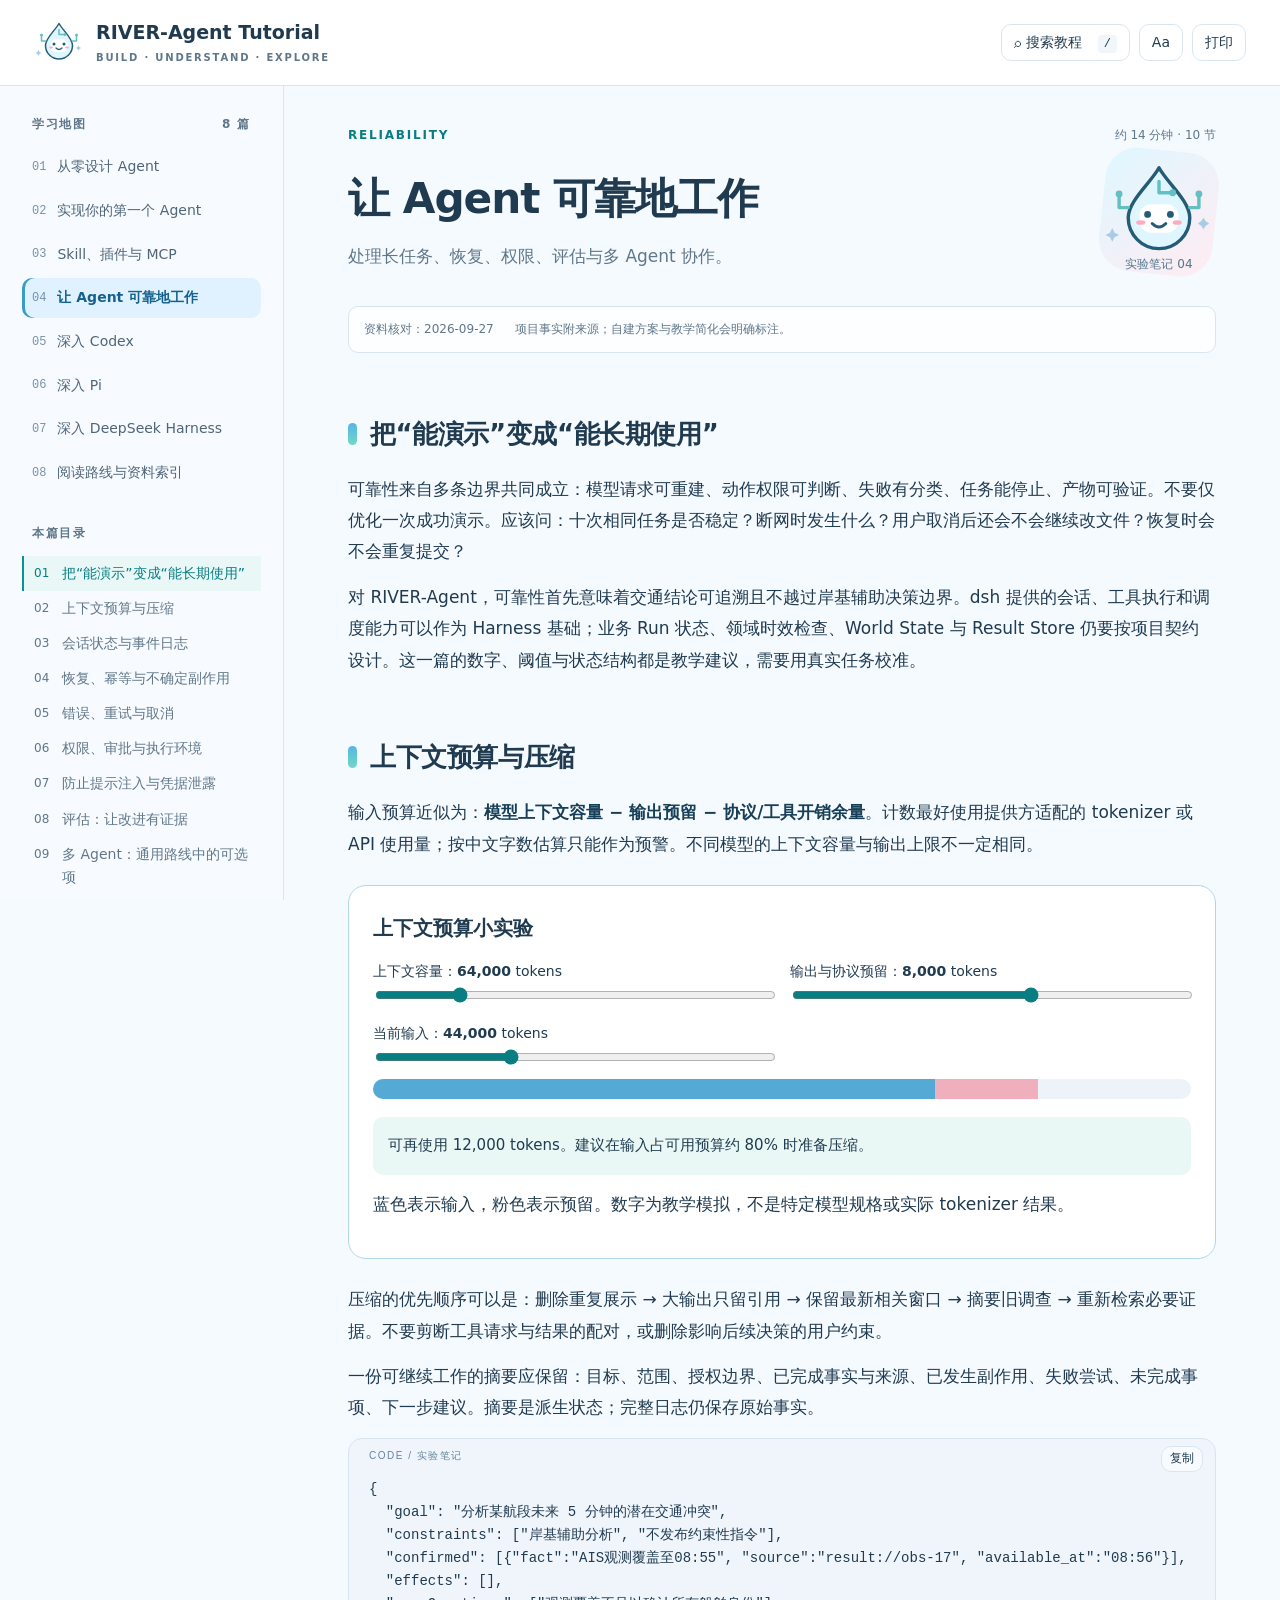
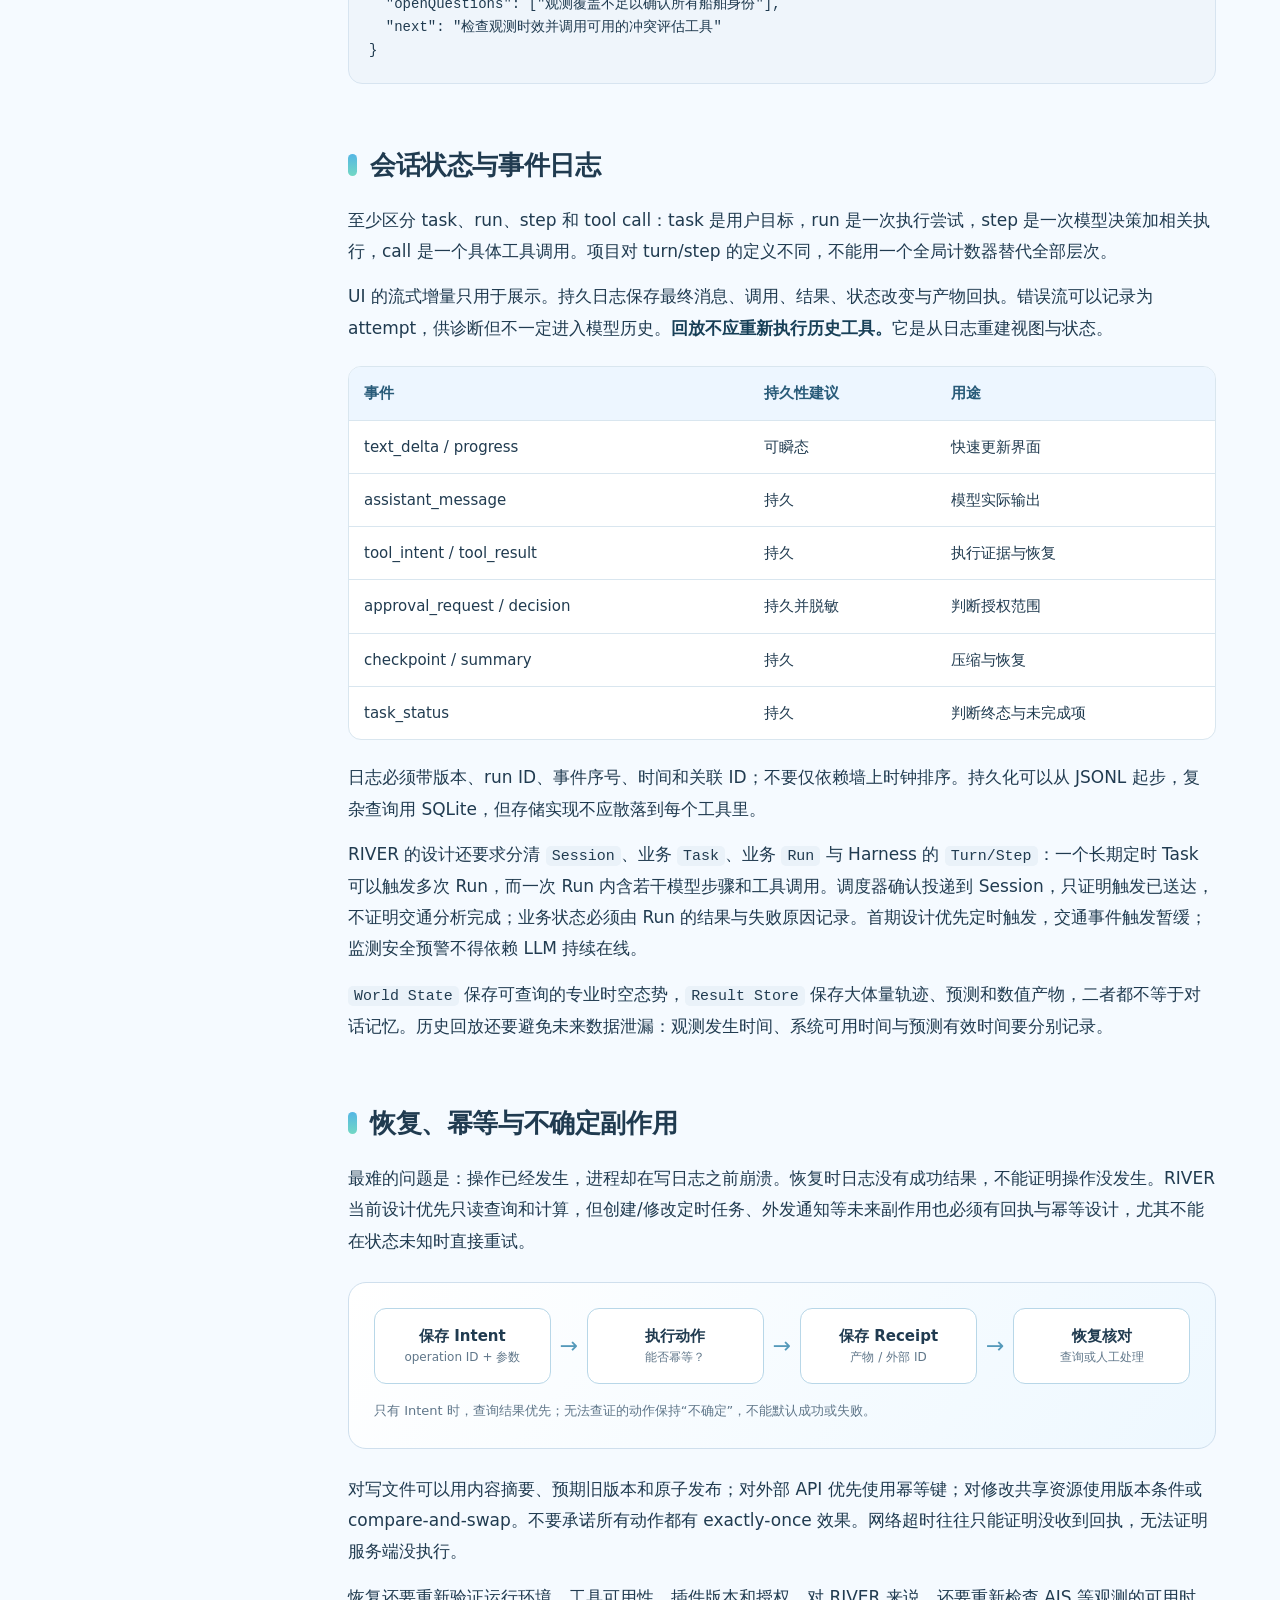
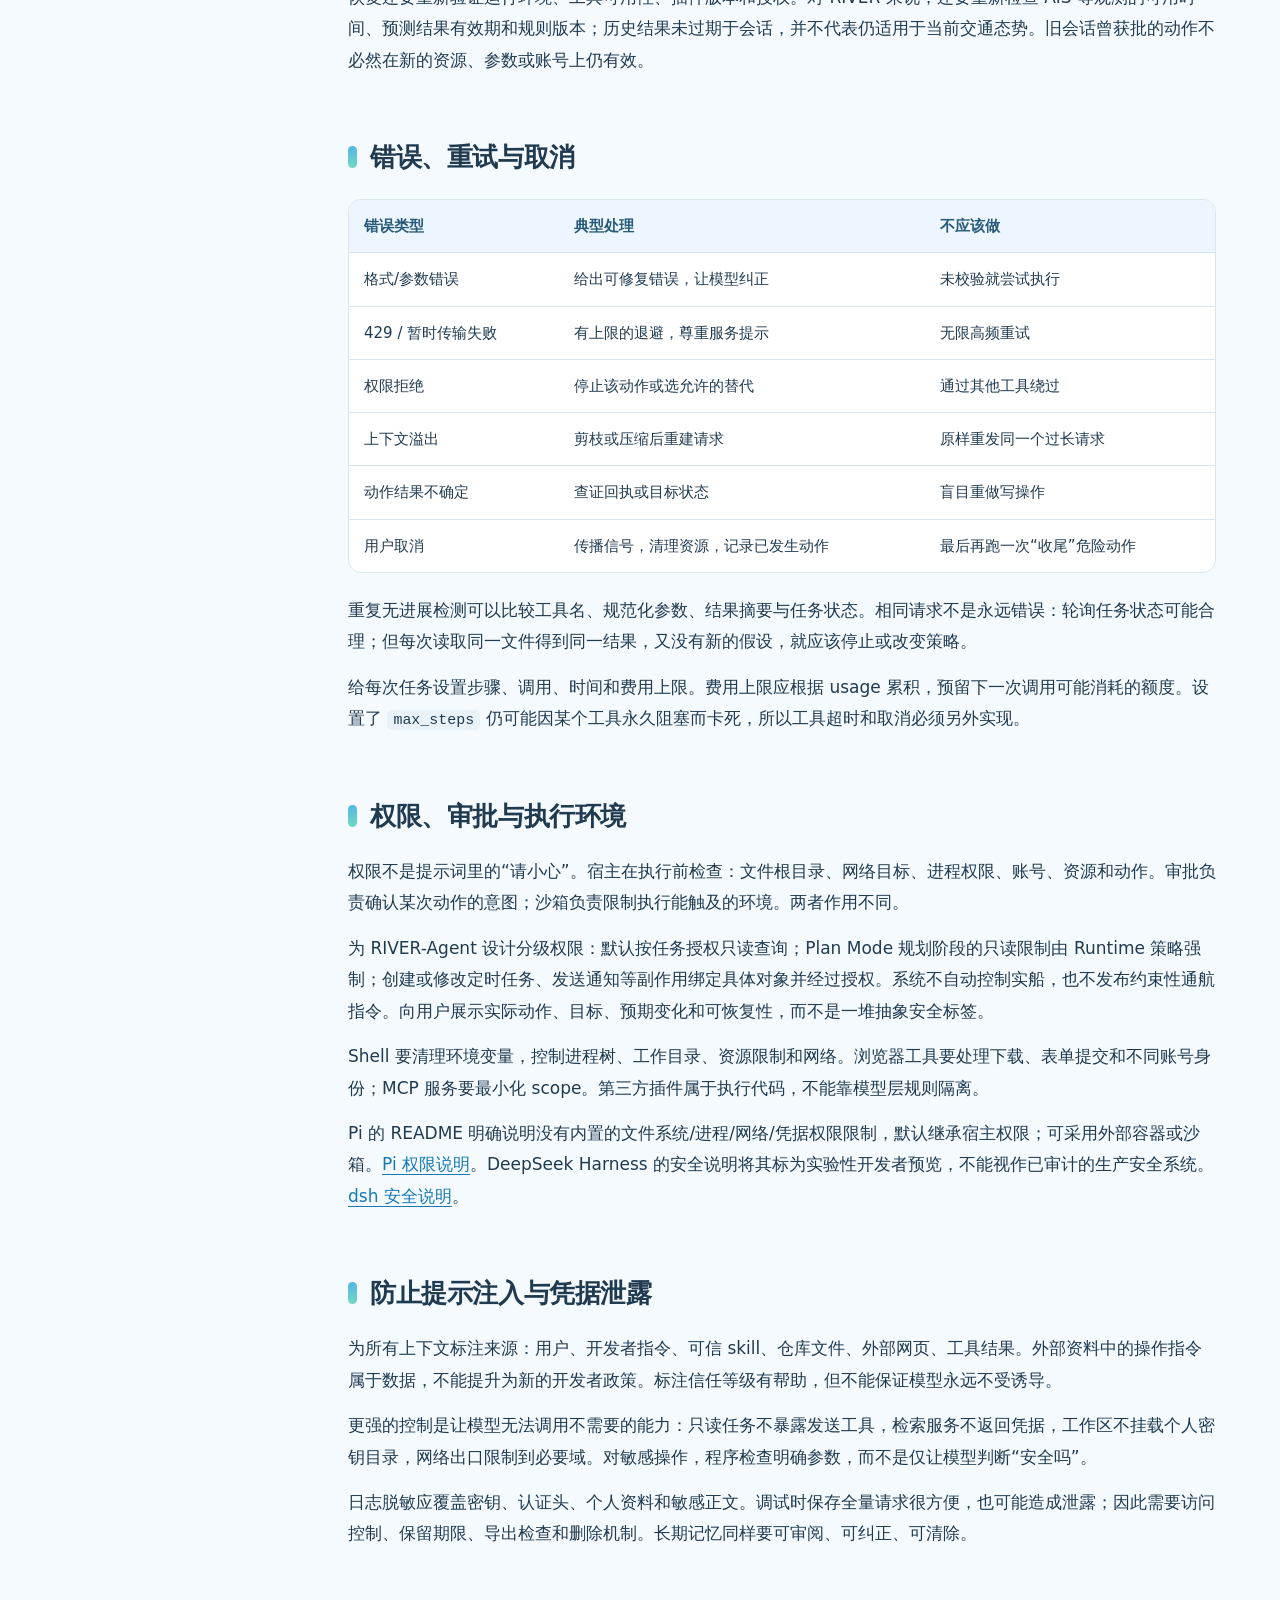
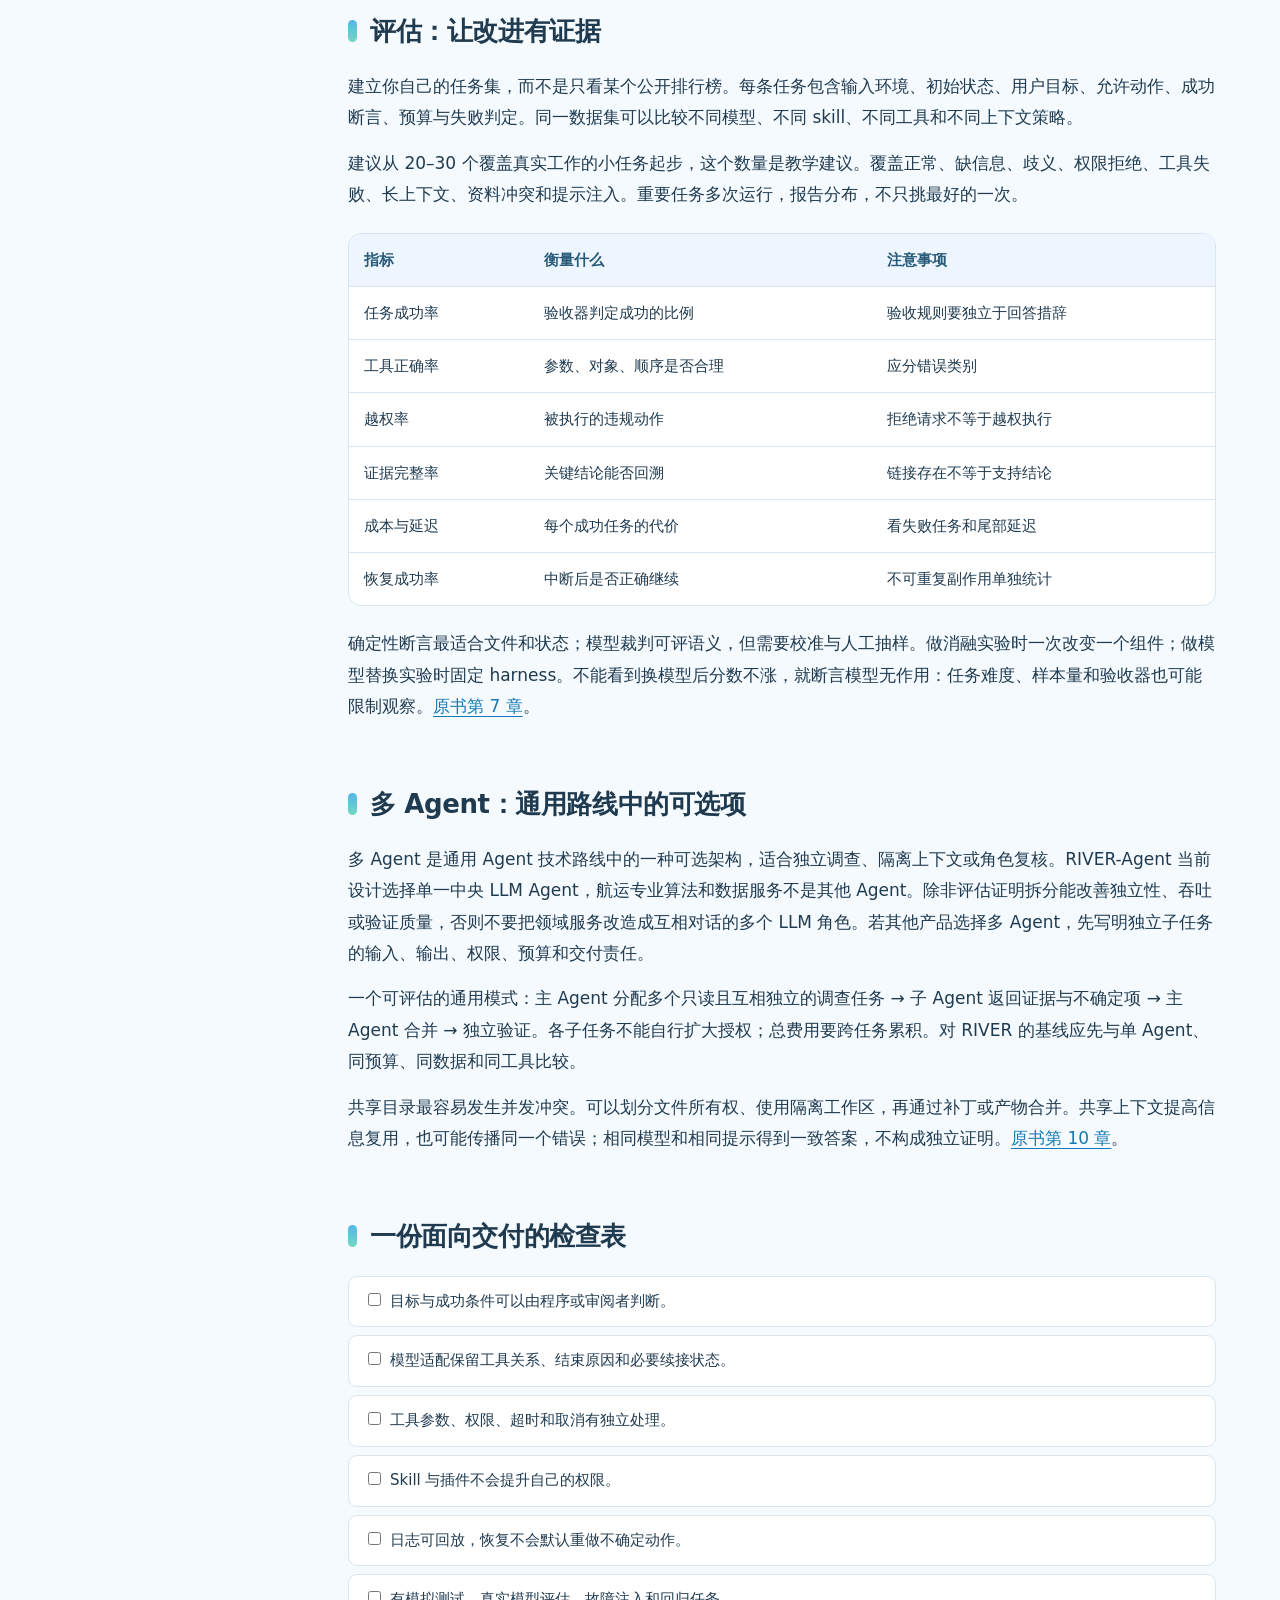
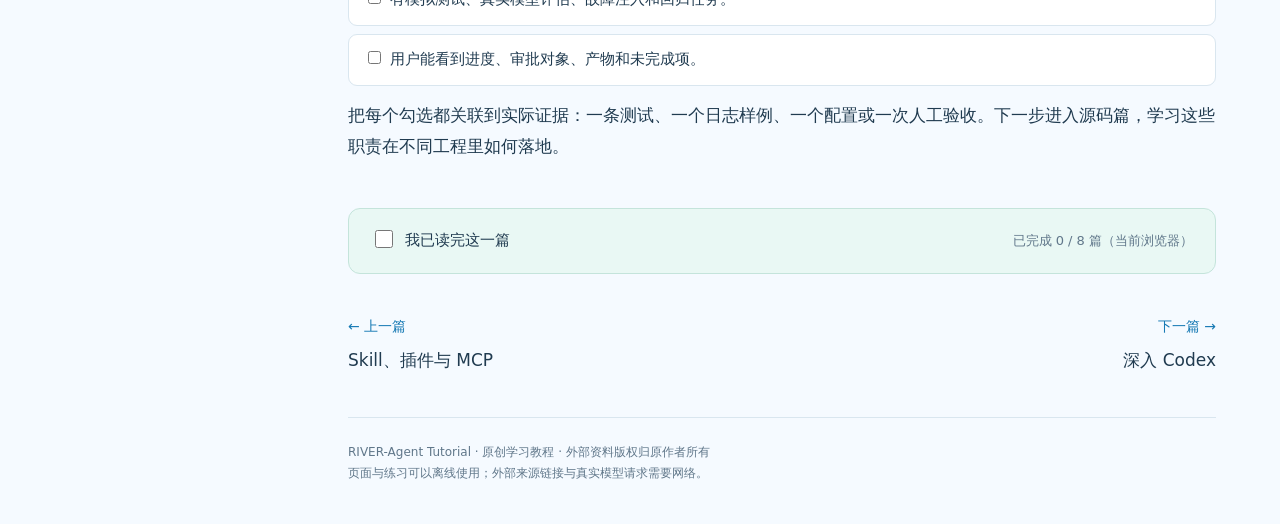
<file: agent-tutorial/reliability.html>
<!doctype html>
<html lang="zh-CN"><head><meta charset="utf-8"><meta name="viewport" content="width=device-width,initial-scale=1"><meta name="description" content="处理长任务、恢复、权限、评估与多 Agent 协作。"><title>让 Agent 可靠地工作 · RIVER-Agent Tutorial</title><link rel="icon" type="image/svg+xml" href="assets/logo.svg"><link rel="stylesheet" href="assets/style.css"><script defer src="assets/search-index.js"></script><script defer src="assets/app.js"></script></head>
<body data-page="reliability"><a class="skip" href="#main">跳到正文</a><div class="top-progress" id="top-progress"></div>
<header class="topbar"><a class="brand" href="index.html"><span class="brand-bot"><svg xmlns="http://www.w3.org/2000/svg" viewBox="0 0 100 86" role="img" aria-label="RIVER-Agent Tutorial 雨滴智能体标志">
  <path d="M50 5C43 18 23 34 23 49a27 27 0 0 0 54 0C77 34 57 18 50 5Z" fill="#dff6ff" stroke="#245c77" stroke-width="3" stroke-linejoin="round"/>
  <path d="M50 17v10h11" fill="none" stroke="#64bfc1" stroke-width="3" stroke-linecap="round" stroke-linejoin="round"/>
  <circle cx="62" cy="27" r="3" fill="#64bfc1"/>
  <path d="M15 31v9h8m54 0h8v-9" fill="none" stroke="#64bfc1" stroke-width="3" stroke-linecap="round" stroke-linejoin="round"/>
  <circle cx="15" cy="28" r="3" fill="#64bfc1"/><circle cx="85" cy="28" r="3" fill="#64bfc1"/>
  <rect x="33" y="37" width="34" height="25" rx="10" fill="#fff"/>
  <circle cx="40" cy="46" r="3" fill="#245c77"/><circle cx="60" cy="46" r="3" fill="#245c77"/>
  <path d="M44 54q6 6 12 0" fill="none" stroke="#245c77" stroke-width="2.5" stroke-linecap="round"/>
  <ellipse cx="34" cy="53" rx="4" ry="2" fill="#ffaabd"/><ellipse cx="66" cy="53" rx="4" ry="2" fill="#ffaabd"/>
  <path d="m9 58 2 4 4 2-4 2-2 4-2-4-4-2 4-2Zm80-9 2 3 3 2-3 2-2 3-2-3-3-2 3-2Z" fill="#a9cce6"/>
</svg>
</span><span>RIVER-Agent Tutorial<small>BUILD · UNDERSTAND · EXPLORE</small></span></a><div class="header-actions"><button id="search-open" aria-label="搜索全部教程">⌕ <span>搜索教程</span><kbd>/</kbd></button><button id="font-toggle" aria-label="切换较大字体">Aa</button><button id="print" aria-label="打印当前篇">打印</button><button id="menu-toggle" aria-expanded="false" aria-controls="sidebar">目录 ☰</button></div></header>
<div class="layout"><aside id="sidebar"><div class="side-label">学习地图 <span>8 篇</span></div><nav aria-label="篇章导航"><a class="page-link " href="index.html" ><span>01</span>从零设计 Agent</a><a class="page-link " href="build.html" ><span>02</span>实现你的第一个 Agent</a><a class="page-link " href="extensions.html" ><span>03</span>Skill、插件与 MCP</a><a class="page-link active" href="reliability.html" aria-current=page><span>04</span>让 Agent 可靠地工作</a><a class="page-link " href="codex.html" ><span>05</span>深入 Codex</a><a class="page-link " href="pi.html" ><span>06</span>深入 Pi</a><a class="page-link " href="deepseek.html" ><span>07</span>深入 DeepSeek Harness</a><a class="page-link " href="reading.html" ><span>08</span>阅读路线与资料索引</a></nav><div class="side-label local-label">本篇目录</div><nav class="local-toc" aria-label="本篇章节"><a href="#s1"><span>01</span>把“能演示”变成“能长期使用”</a><a href="#s2"><span>02</span>上下文预算与压缩</a><a href="#s3"><span>03</span>会话状态与事件日志</a><a href="#s4"><span>04</span>恢复、幂等与不确定副作用</a><a href="#s5"><span>05</span>错误、重试与取消</a><a href="#s6"><span>06</span>权限、审批与执行环境</a><a href="#s7"><span>07</span>防止提示注入与凭据泄露</a><a href="#s8"><span>08</span>评估：让改进有证据</a><a href="#s9"><span>09</span>多 Agent：通用路线中的可选项</a><a href="#s10"><span>10</span>一份面向交付的检查表</a></nav><div class="side-note">从一个小循环开始<br>让每一步都有证据。<span>本地阅读 · 无外部资源依赖</span></div></aside>
<main id="main"><div class="chapter-meta"><span>RELIABILITY</span><span>约 14 分钟 · 10 节</span></div><div class="chapter-head"><div><h1>让 Agent 可靠地工作</h1><p>处理长任务、恢复、权限、评估与多 Agent 协作。</p></div><div class="head-bot"><svg xmlns="http://www.w3.org/2000/svg" viewBox="0 0 100 86" role="img" aria-label="RIVER-Agent Tutorial 雨滴智能体标志">
  <path d="M50 5C43 18 23 34 23 49a27 27 0 0 0 54 0C77 34 57 18 50 5Z" fill="#dff6ff" stroke="#245c77" stroke-width="3" stroke-linejoin="round"/>
  <path d="M50 17v10h11" fill="none" stroke="#64bfc1" stroke-width="3" stroke-linecap="round" stroke-linejoin="round"/>
  <circle cx="62" cy="27" r="3" fill="#64bfc1"/>
  <path d="M15 31v9h8m54 0h8v-9" fill="none" stroke="#64bfc1" stroke-width="3" stroke-linecap="round" stroke-linejoin="round"/>
  <circle cx="15" cy="28" r="3" fill="#64bfc1"/><circle cx="85" cy="28" r="3" fill="#64bfc1"/>
  <rect x="33" y="37" width="34" height="25" rx="10" fill="#fff"/>
  <circle cx="40" cy="46" r="3" fill="#245c77"/><circle cx="60" cy="46" r="3" fill="#245c77"/>
  <path d="M44 54q6 6 12 0" fill="none" stroke="#245c77" stroke-width="2.5" stroke-linecap="round"/>
  <ellipse cx="34" cy="53" rx="4" ry="2" fill="#ffaabd"/><ellipse cx="66" cy="53" rx="4" ry="2" fill="#ffaabd"/>
  <path d="m9 58 2 4 4 2-4 2-2 4-2-4-4-2 4-2Zm80-9 2 3 3 2-3 2-2 3-2-3-3-2 3-2Z" fill="#a9cce6"/>
</svg>
<span>实验笔记 04</span></div></div><div class="source-note">资料核对：2026-09-27 <span>项目事实附来源；自建方案与教学简化会明确标注。</span></div>
<article><h2 id="s1">把“能演示”变成“能长期使用”</h2>
<p>可靠性来自多条边界共同成立：模型请求可重建、动作权限可判断、失败有分类、任务能停止、产物可验证。不要仅优化一次成功演示。应该问：十次相同任务是否稳定？断网时发生什么？用户取消后还会不会继续改文件？恢复时会不会重复提交？</p>
<p>对 RIVER-Agent，可靠性首先意味着交通结论可追溯且不越过岸基辅助决策边界。dsh 提供的会话、工具执行和调度能力可以作为 Harness 基础；业务 Run 状态、领域时效检查、World State 与 Result Store 仍要按项目契约设计。这一篇的数字、阈值与状态结构都是教学建议，需要用真实任务校准。</p>
<h2 id="s2">上下文预算与压缩</h2>
<p>输入预算近似为：<strong>模型上下文容量 − 输出预留 − 协议/工具开销余量</strong>。计数最好使用提供方适配的 tokenizer 或 API 使用量；按中文字数估算只能作为预警。不同模型的上下文容量与输出上限不一定相同。</p>
<div class="lab-panel"><h3>上下文预算小实验</h3><div class="budget-grid"><label>上下文容量：<b id="context-value"></b> tokens<input id="budget-context" max="256000" min="16000" step="8000" type="range" value="64000"/></label><label>输出与协议预留：<b id="reserve-value"></b> tokens<input id="budget-reserve" max="12000" min="2000" step="1000" type="range" value="8000"/></label><label>当前输入：<b id="used-value"></b> tokens<input id="budget-used" max="128000" min="2000" step="2000" type="range" value="44000"/></label></div><div aria-hidden="true" id="budget-bars"><span></span><span></span></div><div aria-live="polite" class="budget-result" id="budget-result"></div><p class="caption">蓝色表示输入，粉色表示预留。数字为教学模拟，不是特定模型规格或实际 tokenizer 结果。</p></div>
<p>压缩的优先顺序可以是：删除重复展示 → 大输出只留引用 → 保留最新相关窗口 → 摘要旧调查 → 重新检索必要证据。不要剪断工具请求与结果的配对，或删除影响后续决策的用户约束。</p>
<p>一份可继续工作的摘要应保留：目标、范围、授权边界、已完成事实与来源、已发生副作用、失败尝试、未完成事项、下一步建议。摘要是派生状态；完整日志仍保存原始事实。</p>
<pre tabindex="0"><code class="language-json">{
  "goal": "分析某航段未来 5 分钟的潜在交通冲突",
  "constraints": ["岸基辅助分析", "不发布约束性指令"],
  "confirmed": [{"fact":"AIS观测覆盖至08:55", "source":"result://obs-17", "available_at":"08:56"}],
  "effects": [],
  "openQuestions": ["观测覆盖不足以确认所有船舶身份"],
  "next": "检查观测时效并调用可用的冲突评估工具"
}
</code></pre>
<h2 id="s3">会话状态与事件日志</h2>
<p>至少区分 task、run、step 和 tool call：task 是用户目标，run 是一次执行尝试，step 是一次模型决策加相关执行，call 是一个具体工具调用。项目对 turn/step 的定义不同，不能用一个全局计数器替代全部层次。</p>
<p>UI 的流式增量只用于展示。持久日志保存最终消息、调用、结果、状态改变与产物回执。错误流可以记录为 attempt，供诊断但不一定进入模型历史。<strong>回放不应重新执行历史工具。</strong>它是从日志重建视图与状态。</p>
<div aria-label="可横向滚动的表格" class="table-wrap" tabindex="0"><table>
<thead>
<tr>
<th>事件</th>
<th>持久性建议</th>
<th>用途</th>
</tr>
</thead>
<tbody>
<tr>
<td>text_delta / progress</td>
<td>可瞬态</td>
<td>快速更新界面</td>
</tr>
<tr>
<td>assistant_message</td>
<td>持久</td>
<td>模型实际输出</td>
</tr>
<tr>
<td>tool_intent / tool_result</td>
<td>持久</td>
<td>执行证据与恢复</td>
</tr>
<tr>
<td>approval_request / decision</td>
<td>持久并脱敏</td>
<td>判断授权范围</td>
</tr>
<tr>
<td>checkpoint / summary</td>
<td>持久</td>
<td>压缩与恢复</td>
</tr>
<tr>
<td>task_status</td>
<td>持久</td>
<td>判断终态与未完成项</td>
</tr>
</tbody>
</table></div>
<p>日志必须带版本、run ID、事件序号、时间和关联 ID；不要仅依赖墙上时钟排序。持久化可以从 JSONL 起步，复杂查询用 SQLite，但存储实现不应散落到每个工具里。</p>
<p>RIVER 的设计还要求分清 <code>Session</code>、业务 <code>Task</code>、业务 <code>Run</code> 与 Harness 的 <code>Turn/Step</code>：一个长期定时 Task 可以触发多次 Run，而一次 Run 内含若干模型步骤和工具调用。调度器确认投递到 Session，只证明触发已送达，不证明交通分析完成；业务状态必须由 Run 的结果与失败原因记录。首期设计优先定时触发，交通事件触发暂缓；监测安全预警不得依赖 LLM 持续在线。</p>
<p><code>World State</code> 保存可查询的专业时空态势，<code>Result Store</code> 保存大体量轨迹、预测和数值产物，二者都不等于对话记忆。历史回放还要避免未来数据泄漏：观测发生时间、系统可用时间与预测有效时间要分别记录。</p>
<h2 id="s4">恢复、幂等与不确定副作用</h2>
<p>最难的问题是：操作已经发生，进程却在写日志之前崩溃。恢复时日志没有成功结果，不能证明操作没发生。RIVER 当前设计优先只读查询和计算，但创建/修改定时任务、外发通知等未来副作用也必须有回执与幂等设计，尤其不能在状态未知时直接重试。</p>
<div class="diagram"><div class="flow"><div class="node">保存 Intent<small>operation ID + 参数</small></div><span class="arrow">→</span><div class="node">执行动作<small>能否幂等？</small></div><span class="arrow">→</span><div class="node">保存 Receipt<small>产物 / 外部 ID</small></div><span class="arrow">→</span><div class="node">恢复核对<small>查询或人工处理</small></div></div><p class="caption">只有 Intent 时，查询结果优先；无法查证的动作保持“不确定”，不能默认成功或失败。</p></div>
<p>对写文件可以用内容摘要、预期旧版本和原子发布；对外部 API 优先使用幂等键；对修改共享资源使用版本条件或 compare-and-swap。不要承诺所有动作都有 exactly-once 效果。网络超时往往只能证明没收到回执，无法证明服务端没执行。</p>
<p>恢复还要重新验证运行环境、工具可用性、插件版本和授权。对 RIVER 来说，还要重新检查 AIS 等观测的可用时间、预测结果有效期和规则版本；历史结果未过期于会话，并不代表仍适用于当前交通态势。旧会话曾获批的动作不必然在新的资源、参数或账号上仍有效。</p>
<h2 id="s5">错误、重试与取消</h2>
<div aria-label="可横向滚动的表格" class="table-wrap" tabindex="0"><table>
<thead>
<tr>
<th>错误类型</th>
<th>典型处理</th>
<th>不应该做</th>
</tr>
</thead>
<tbody>
<tr>
<td>格式/参数错误</td>
<td>给出可修复错误，让模型纠正</td>
<td>未校验就尝试执行</td>
</tr>
<tr>
<td>429 / 暂时传输失败</td>
<td>有上限的退避，尊重服务提示</td>
<td>无限高频重试</td>
</tr>
<tr>
<td>权限拒绝</td>
<td>停止该动作或选允许的替代</td>
<td>通过其他工具绕过</td>
</tr>
<tr>
<td>上下文溢出</td>
<td>剪枝或压缩后重建请求</td>
<td>原样重发同一个过长请求</td>
</tr>
<tr>
<td>动作结果不确定</td>
<td>查证回执或目标状态</td>
<td>盲目重做写操作</td>
</tr>
<tr>
<td>用户取消</td>
<td>传播信号，清理资源，记录已发生动作</td>
<td>最后再跑一次“收尾”危险动作</td>
</tr>
</tbody>
</table></div>
<p>重复无进展检测可以比较工具名、规范化参数、结果摘要与任务状态。相同请求不是永远错误：轮询任务状态可能合理；但每次读取同一文件得到同一结果，又没有新的假设，就应该停止或改变策略。</p>
<p>给每次任务设置步骤、调用、时间和费用上限。费用上限应根据 usage 累积，预留下一次调用可能消耗的额度。设置了 <code>max_steps</code> 仍可能因某个工具永久阻塞而卡死，所以工具超时和取消必须另外实现。</p>
<h2 id="s6">权限、审批与执行环境</h2>
<p>权限不是提示词里的“请小心”。宿主在执行前检查：文件根目录、网络目标、进程权限、账号、资源和动作。审批负责确认某次动作的意图；沙箱负责限制执行能触及的环境。两者作用不同。</p>
<p>为 RIVER-Agent 设计分级权限：默认按任务授权只读查询；Plan Mode 规划阶段的只读限制由 Runtime 策略强制；创建或修改定时任务、发送通知等副作用绑定具体对象并经过授权。系统不自动控制实船，也不发布约束性通航指令。向用户展示实际动作、目标、预期变化和可恢复性，而不是一堆抽象安全标签。</p>
<p>Shell 要清理环境变量，控制进程树、工作目录、资源限制和网络。浏览器工具要处理下载、表单提交和不同账号身份；MCP 服务要最小化 scope。第三方插件属于执行代码，不能靠模型层规则隔离。</p>
<p>Pi 的 README 明确说明没有内置的文件系统/进程/网络/凭据权限限制，默认继承宿主权限；可采用外部容器或沙箱。<a href="https://github.com/earendil-works/pi#permissions--containerization">Pi 权限说明</a>。DeepSeek Harness 的安全说明将其标为实验性开发者预览，不能视作已审计的生产安全系统。<a href="https://github.com/deepseek-ai/deepseek-harness/blob/master/SAFETY.zh.md">dsh 安全说明</a>。</p>
<h2 id="s7">防止提示注入与凭据泄露</h2>
<p>为所有上下文标注来源：用户、开发者指令、可信 skill、仓库文件、外部网页、工具结果。外部资料中的操作指令属于数据，不能提升为新的开发者政策。标注信任等级有帮助，但不能保证模型永远不受诱导。</p>
<p>更强的控制是让模型无法调用不需要的能力：只读任务不暴露发送工具，检索服务不返回凭据，工作区不挂载个人密钥目录，网络出口限制到必要域。对敏感操作，程序检查明确参数，而不是仅让模型判断“安全吗”。</p>
<p>日志脱敏应覆盖密钥、认证头、个人资料和敏感正文。调试时保存全量请求很方便，也可能造成泄露；因此需要访问控制、保留期限、导出检查和删除机制。长期记忆同样要可审阅、可纠正、可清除。</p>
<h2 id="s8">评估：让改进有证据</h2>
<p>建立你自己的任务集，而不是只看某个公开排行榜。每条任务包含输入环境、初始状态、用户目标、允许动作、成功断言、预算与失败判定。同一数据集可以比较不同模型、不同 skill、不同工具和不同上下文策略。</p>
<p>建议从 20–30 个覆盖真实工作的小任务起步，这个数量是教学建议。覆盖正常、缺信息、歧义、权限拒绝、工具失败、长上下文、资料冲突和提示注入。重要任务多次运行，报告分布，不只挑最好的一次。</p>
<div aria-label="可横向滚动的表格" class="table-wrap" tabindex="0"><table>
<thead>
<tr>
<th>指标</th>
<th>衡量什么</th>
<th>注意事项</th>
</tr>
</thead>
<tbody>
<tr>
<td>任务成功率</td>
<td>验收器判定成功的比例</td>
<td>验收规则要独立于回答措辞</td>
</tr>
<tr>
<td>工具正确率</td>
<td>参数、对象、顺序是否合理</td>
<td>应分错误类别</td>
</tr>
<tr>
<td>越权率</td>
<td>被执行的违规动作</td>
<td>拒绝请求不等于越权执行</td>
</tr>
<tr>
<td>证据完整率</td>
<td>关键结论能否回溯</td>
<td>链接存在不等于支持结论</td>
</tr>
<tr>
<td>成本与延迟</td>
<td>每个成功任务的代价</td>
<td>看失败任务和尾部延迟</td>
</tr>
<tr>
<td>恢复成功率</td>
<td>中断后是否正确继续</td>
<td>不可重复副作用单独统计</td>
</tr>
</tbody>
</table></div>
<p>确定性断言最适合文件和状态；模型裁判可评语义，但需要校准与人工抽样。做消融实验时一次改变一个组件；做模型替换实验时固定 harness。不能看到换模型后分数不涨，就断言模型无作用：任务难度、样本量和验收器也可能限制观察。<a href="https://github.com/bojieli/ai-agent-book/blob/main/book/chapter7.md">原书第 7 章</a>。</p>
<h2 id="s9">多 Agent：通用路线中的可选项</h2>
<p>多 Agent 是通用 Agent 技术路线中的一种可选架构，适合独立调查、隔离上下文或角色复核。RIVER-Agent 当前设计选择单一中央 LLM Agent，航运专业算法和数据服务不是其他 Agent。除非评估证明拆分能改善独立性、吞吐或验证质量，否则不要把领域服务改造成互相对话的多个 LLM 角色。若其他产品选择多 Agent，先写明独立子任务的输入、输出、权限、预算和交付责任。</p>
<p>一个可评估的通用模式：主 Agent 分配多个只读且互相独立的调查任务 → 子 Agent 返回证据与不确定项 → 主 Agent 合并 → 独立验证。各子任务不能自行扩大授权；总费用要跨任务累积。对 RIVER 的基线应先与单 Agent、同预算、同数据和同工具比较。</p>
<p>共享目录最容易发生并发冲突。可以划分文件所有权、使用隔离工作区，再通过补丁或产物合并。共享上下文提高信息复用，也可能传播同一个错误；相同模型和相同提示得到一致答案，不构成独立证明。<a href="https://github.com/bojieli/ai-agent-book/blob/main/book/chapter10.md">原书第 10 章</a>。</p>
<h2 id="s10">一份面向交付的检查表</h2>
<div class="exercise-list"><label><input type="checkbox"/>目标与成功条件可以由程序或审阅者判断。</label><label><input type="checkbox"/>模型适配保留工具关系、结束原因和必要续接状态。</label><label><input type="checkbox"/>工具参数、权限、超时和取消有独立处理。</label><label><input type="checkbox"/>Skill 与插件不会提升自己的权限。</label><label><input type="checkbox"/>日志可回放，恢复不会默认重做不确定动作。</label><label><input type="checkbox"/>有模拟测试、真实模型评估、故障注入和回归任务。</label><label><input type="checkbox"/>用户能看到进度、审批对象、产物和未完成项。</label></div>
<p>把每个勾选都关联到实际证据：一条测试、一个日志样例、一个配置或一次人工验收。下一步进入源码篇，学习这些职责在不同工程里如何落地。</p></article><div class="chapter-complete"><label><input type="checkbox" id="completed"> 我已读完这一篇</label><span id="complete-count"></span></div><nav class="pager" aria-label="上一篇与下一篇"><a href="extensions.html">← 上一篇<small>Skill、插件与 MCP</small></a><a href="codex.html">下一篇 →<small>深入 Codex</small></a></nav><footer>RIVER-Agent Tutorial · 原创学习教程 · 外部资料版权归原作者所有<br>页面与练习可以离线使用；外部来源链接与真实模型请求需要网络。</footer></main></div>
<dialog id="search-dialog" aria-labelledby="search-title"><div class="search-head"><h2 id="search-title">搜索全部教程</h2><button id="search-close" aria-label="关闭搜索">×</button></div><input id="search-input" type="search" placeholder="试试：skill、工具调用、沙箱、恢复…" aria-label="搜索关键词"><p id="search-status" role="status">输入关键词，搜索全部 8 篇教程。</p><div id="search-results"></div></dialog><div id="toast" role="status"></div></body></html>
</file>
<file: agent-tutorial/assets/style.css>
:root{--ink:#203b50;--muted:#60778a;--blue:#1679b4;--teal:#087e83;--line:#d9e6ef;--paper:#fff;--bg:#f5faff;--pink:#ffe9ef;--code:#eff5fb;--body:17px}*{box-sizing:border-box}html{scroll-behavior:smooth;scroll-padding-top:108px}body{margin:0;background:var(--bg);color:var(--ink);font-family:"Segoe UI","Microsoft YaHei",system-ui,sans-serif;font-size:var(--body);line-height:1.85}button,input,select{font:inherit}a{color:var(--blue);text-underline-offset:4px}button{cursor:pointer;border:1px solid var(--line);background:white;color:var(--ink);border-radius:10px;padding:7px 12px;line-height:1.5}button:hover{background:#eaf5ff;border-color:#8ebad3}button:disabled{opacity:.45;cursor:default}button:focus-visible,a:focus-visible,input:focus-visible,select:focus-visible,summary:focus-visible{outline:3px solid #168bc9;outline-offset:4px}.skip{position:fixed;top:-80px;left:16px;z-index:100;background:white;padding:8px}.skip:focus{top:8px}.topbar{position:sticky;top:0;z-index:20;height:86px;display:flex;align-items:center;justify-content:space-between;padding:0 34px;background:#ffffffed;backdrop-filter:blur(12px);border-bottom:1px solid var(--line)}.brand{display:flex;gap:12px;align-items:center;text-decoration:none;color:var(--ink);font-size:19px;font-weight:750;line-height:1.35}.brand small{display:block;font-size:10px;letter-spacing:1.8px;color:var(--muted);margin-top:5px}.brand-bot{width:50px;display:block;color:#245c77}.brand svg{display:block}.header-actions{display:flex;gap:9px;align-items:center}.header-actions button{font-size:14px}kbd{font:12px monospace;background:#f1f6fb;padding:2px 6px;border-radius:4px;margin-left:16px}#menu-toggle{display:none}.layout{max-width:1540px;margin:auto;display:grid;grid-template-columns:284px minmax(0,1fr)}aside{position:sticky;top:86px;height:calc(100vh - 86px);overflow:auto;padding:27px 22px 30px;border-right:1px solid var(--line);font-size:14px;background:#f7fbff}.side-label{font-size:12px;letter-spacing:1.5px;color:var(--muted);font-weight:700;margin:0 10px 12px;display:flex;justify-content:space-between}.page-link{display:flex;align-items:center;gap:11px;padding:9px 10px;margin:4px 0;border-radius:10px;color:#4f6578;text-decoration:none;line-height:1.55}.page-link span{font:12px monospace;color:#7492a8}.page-link.active{background:#e0f2ff;color:#16618d;font-weight:700;box-shadow:inset 3px 0 #399bc9}.page-link:hover{background:#eaf4fc}.local-label{margin-top:29px}.local-toc a{display:flex;gap:10px;padding:6px 10px;line-height:1.65;text-decoration:none;color:var(--muted);border-left:2px solid transparent}.local-toc a span{font-size:12px;min-width:18px;padding-top:2px}.local-toc a.current{color:#087e83;border-left-color:#0c9293;background:#e9f8f6}.side-note{border-top:1px dashed #c4d6e4;margin:28px 10px 0;padding-top:19px;font-size:14px;color:#597085}.side-note span{display:block;font-size:12px;margin-top:9px}main{min-width:0;padding:38px clamp(25px,5vw,85px) 40px;max-width:1190px}.chapter-meta{display:flex;justify-content:space-between;gap:20px;font-size:12px;letter-spacing:1.8px;color:var(--teal);font-weight:700}.chapter-meta span+span{letter-spacing:0;color:var(--muted);font-weight:400}.chapter-head{display:flex;justify-content:space-between;align-items:center;gap:25px;margin:16px 0 24px}.chapter-head h1{font-size:clamp(29px,3.3vw,43px);letter-spacing:-1px;line-height:1.3;margin:0 0 14px}.chapter-head p{margin:0;color:var(--muted);max-width:660px;font-size:17px}.head-bot{width:114px;min-width:114px;color:#245c77;position:relative;text-align:center}.head-bot:before{content:"";position:absolute;inset:-12px 0 8px;background:linear-gradient(135deg,#dff7ff,#ffecf2);border-radius:32px;z-index:-1;transform:rotate(6deg)}.head-bot span{font-size:12px;color:#56778b}.source-note{font-size:12px;color:var(--muted);padding:11px 15px;border:1px solid var(--line);border-radius:10px;background:#ffffffc9}.source-note span{margin-left:17px}article h2{font-size:26px;line-height:1.5;margin:55px 0 20px;padding-top:7px;letter-spacing:-.4px}article h2:before{content:"";display:inline-block;width:9px;height:22px;border-radius:5px;background:linear-gradient(#54b6e4,#72d8c4);margin-right:13px;vertical-align:-2px}article h3{font-size:20px;margin:28px 0 12px}article p{margin:14px 0}article ul,article ol{padding-left:26px}article li{padding-left:4px;margin:8px 0}article strong{color:#173f57}article code{font-family:Consolas,"Cascadia Code",monospace;font-size:.88em;background:#eaf2f9;padding:2px 6px;border-radius:5px;overflow-wrap:anywhere}pre{position:relative;border:1px solid #d7e4f0;background:var(--code);padding:39px 20px 20px;border-radius:14px;line-height:1.65;overflow:auto;font-size:14px}pre:before{content:"CODE / 实验笔记";position:absolute;left:20px;top:10px;font:10px "Segoe UI",sans-serif;letter-spacing:1.5px;color:#66859c}pre code{padding:0;border-radius:0;background:none;white-space:pre;font-size:14px;overflow-wrap:normal}.copy-btn{position:absolute;right:12px;top:7px;padding:3px 8px;font-size:12px;background:#fff9}.table-wrap{overflow:auto;margin:22px 0;border:1px solid var(--line);border-radius:13px;background:white}table{border-collapse:collapse;width:100%;font-size:15px;line-height:1.75}th,td{padding:13px 15px;border-bottom:1px solid var(--line);text-align:left;vertical-align:top;min-width:110px}th{background:#edf6ff;color:#285b79}tr:last-child td{border-bottom:0}blockquote{background:#e9f7fc;border-left:4px solid #66b3d4;margin:23px 0;padding:8px 22px;border-radius:0 12px 12px 0;color:#355970}blockquote p{margin:9px 0}.callout{border:1px solid #bfe1dc;background:#eefaf6;border-radius:14px;padding:18px 22px;margin:23px 0}.callout.pink{background:#fff1f5;border-color:#f0d5df}.callout .tag{font-size:12px;letter-spacing:1.5px;font-weight:700;color:var(--teal)}.cards{display:grid;grid-template-columns:repeat(3,minmax(0,1fr));gap:15px;margin:23px 0}.card{border:1px solid var(--line);border-radius:16px;padding:20px;background:white;color:var(--ink);text-decoration:none;line-height:1.7}.card b{display:block;font-size:17px;margin:6px 0}.card span{font:12px monospace;color:var(--teal)}.card p{font-size:14px;color:var(--muted);margin:8px 0}.card:hover{border-color:#74b9db;transform:translateY(-2px)}.diagram{padding:25px;border:1px solid #cfdfed;background:linear-gradient(130deg,#fff,#eef8ff);border-radius:18px;margin:25px 0}.diagram .caption{font-size:13px;color:var(--muted);margin:15px 0 0}.flow{display:flex;align-items:stretch;gap:9px;flex-wrap:wrap}.flow .node{flex:1;min-width:110px;text-align:center;border:1px solid #b8d7e8;border-radius:12px;padding:15px 10px;background:white;font-size:15px;font-weight:650;line-height:1.6}.node small{display:block;color:var(--muted);font-size:12px;font-weight:400}.flow .arrow{display:flex;align-items:center;color:#5499ba;font-size:22px}.layers{display:grid;gap:11px}.layer{display:flex;gap:18px;align-items:center;padding:13px 18px;background:#fff;border:1px solid #cbe1ec;border-radius:10px;font-size:15px}.layer b{min-width:130px;color:#146889}.layer small{color:var(--muted);font-size:14px}.layer:nth-child(even){background:#ecf9f8}details{padding:16px 20px;background:white;border:1px solid var(--line);border-radius:12px;margin:20px 0}summary{cursor:pointer;font-weight:650;line-height:1.65;color:#285b79}details[open] summary{margin-bottom:12px}.lab-panel{border:1px solid #b4d6ea;background:white;border-radius:18px;padding:24px;margin:25px 0}.lab-panel h3{margin-top:0}.lab-controls{display:flex;gap:9px;align-items:center;flex-wrap:wrap}.lab-controls select{border:1px solid var(--line);border-radius:8px;padding:7px;min-width:100px;background:white;color:var(--ink)}.step-strip{display:grid;grid-template-columns:repeat(4,1fr);gap:9px;margin:19px 0}.step-strip span{border:1px solid var(--line);background:#f5f9fd;border-radius:10px;font-size:13px;padding:10px;text-align:center}.step-strip span.live{background:#ddf4f0;color:#056967;border-color:#75c6bb}.trace{padding:18px;background:#f1f7fc;border-radius:12px;border-left:3px solid #55b7cd;min-height:125px}.trace b{font-size:17px}.trace p{font-size:15px;margin:8px 0}.budget-grid{display:grid;grid-template-columns:1fr 1fr;gap:16px}.budget-grid label{font-size:14px}.budget-grid input{display:block;width:100%;accent-color:var(--teal)}.budget-result{background:#eaf8f5;margin-top:18px;border-radius:10px;padding:15px;font-size:15px}#budget-bars{height:20px;display:flex;border-radius:10px;overflow:hidden;margin:12px 0;background:#edf3f8}#budget-bars span:first-child{background:#55a9d5}#budget-bars span:last-child{background:#efafbd}.chapter-complete{display:flex;justify-content:space-between;align-items:center;gap:15px;padding:18px 22px;border-radius:12px;background:#e9f8f4;border:1px solid #c4e4db;margin-top:45px;font-size:15px}.chapter-complete input{width:18px;height:18px;vertical-align:-3px;accent-color:var(--teal);margin-right:7px}.chapter-complete>span{font-size:13px;color:var(--muted)}.pager{display:flex;justify-content:space-between;gap:20px;margin:25px 0}.pager a{padding:15px 0;text-decoration:none;font-size:14px}.pager a:last-child{text-align:right}.pager small{display:block;font-size:17px;color:var(--ink);margin-top:6px}footer{font-size:12px;line-height:1.8;color:var(--muted);border-top:1px solid var(--line);padding-top:24px}.top-progress{position:fixed;top:0;left:0;height:3px;background:#13a2aa;z-index:40;width:0}dialog{width:min(750px,92vw);max-height:85vh;padding:24px;border:1px solid #c7dfed;border-radius:20px;color:var(--ink);box-shadow:0 20px 100px #23435940}dialog::backdrop{background:#16395155;backdrop-filter:blur(3px)}.search-head{display:flex;align-items:center;justify-content:space-between}.search-head h2{font-size:22px;margin:0}.search-head button{font-size:22px;line-height:1}#search-input{width:100%;padding:13px 15px;border:1px solid #b9d3e3;border-radius:10px;margin-top:19px}#search-status{font-size:14px;color:var(--muted)}#search-results a{display:block;padding:14px 0;border-top:1px solid var(--line);text-decoration:none}#search-results small{display:block;font-size:12px;color:var(--teal)}#search-results p{font-size:14px;color:var(--muted);margin:5px 0;line-height:1.65}#toast{position:fixed;bottom:25px;left:50%;transform:translateX(-50%);background:#23485e;color:#fff;padding:9px 20px;border-radius:10px;font-size:14px;z-index:100;opacity:0;pointer-events:none;transition:opacity .2s}#toast.show{opacity:1}.large-font{--body:19px}body.large-font article h2{font-size:29px}mark{background:#fff0b9;color:inherit}.exercise-list label{display:block;background:white;padding:11px 15px;border-radius:9px;border:1px solid var(--line);margin:8px 0;font-size:15px}.exercise-list input{accent-color:var(--teal);margin-right:9px}@media(min-width:1700px){main{padding-left:95px;padding-right:95px}}@media(max-width:1120px){.layout{grid-template-columns:246px minmax(0,1fr)}aside{padding:25px 14px}main{padding:30px}.cards{grid-template-columns:1fr 1fr}.head-bot{width:92px;min-width:92px}.chapter-meta{font-size:11px}.source-note span{display:block;margin-left:0}}@media(max-width:800px){.topbar{height:72px;padding:0 16px}.brand{font-size:16px}.brand small{font-size:8px;letter-spacing:1px}.brand-bot{width:39px}.header-actions{gap:5px}.header-actions button{padding:6px 8px}#search-open span,kbd,#print{display:none}#menu-toggle{display:block}.layout{display:block}aside{display:none;position:fixed;top:72px;left:0;width:min(340px,88vw);height:calc(100vh - 72px);z-index:18;box-shadow:10px 15px 40px #193f5c30}body.menu-open aside{display:block}main{padding:26px 19px}.chapter-head{gap:15px}.head-bot{width:76px;min-width:76px}.chapter-head h1{font-size:30px}.chapter-head p{font-size:16px}.chapter-meta{letter-spacing:1px}.source-note{font-size:12px}article h2{font-size:24px;margin-top:40px}.cards{grid-template-columns:1fr}.diagram{padding:17px}.flow .node{min-width:95px}.layer{display:block}.layer small{display:block}.budget-grid{grid-template-columns:1fr}.step-strip{grid-template-columns:1fr 1fr}th,td{min-width:130px;padding:10px}.chapter-complete{align-items:flex-start;flex-direction:column}.lab-panel{padding:18px}html{scroll-padding-top:87px}}@media(prefers-reduced-motion:reduce){html{scroll-behavior:auto}*{transition:none!important}}@media print{body{background:white;font-size:12pt}.topbar,aside,.header-actions,.chapter-complete,.pager,dialog,.copy-btn,.lab-controls,.top-progress{display:none!important}.layout{display:block}main{max-width:none;padding:0}.chapter-head{margin-top:15px}.head-bot{display:none}h2,h3{break-after:avoid}pre,.diagram,details{break-inside:avoid}pre{white-space:pre-wrap}pre code{white-space:pre-wrap;overflow-wrap:anywhere}.table-wrap{overflow:visible}table{font-size:10pt}a{color:#203b50}article h2{margin-top:28px}.source-note{border:0;padding:0}footer{margin-top:25px}.cards{grid-template-columns:repeat(3,1fr)}}

/* Rain branding: a rain-drop agent and a closer chapter label. */
.brand-bot svg,.head-bot svg{display:block;width:100%;height:auto}
.head-bot span{display:block;position:relative;top:-7px}
@media(max-width:800px){.brand{font-size:14px;gap:8px}.brand small{font-size:7px;letter-spacing:.7px}.brand-bot{width:35px;flex-shrink:0}}
@media(max-width:370px){.topbar{padding:0 10px}.brand{font-size:12px;gap:5px}.brand-bot{width:29px}.brand small{font-size:6px;letter-spacing:.3px}.header-actions button{padding:6px}}
</file>
